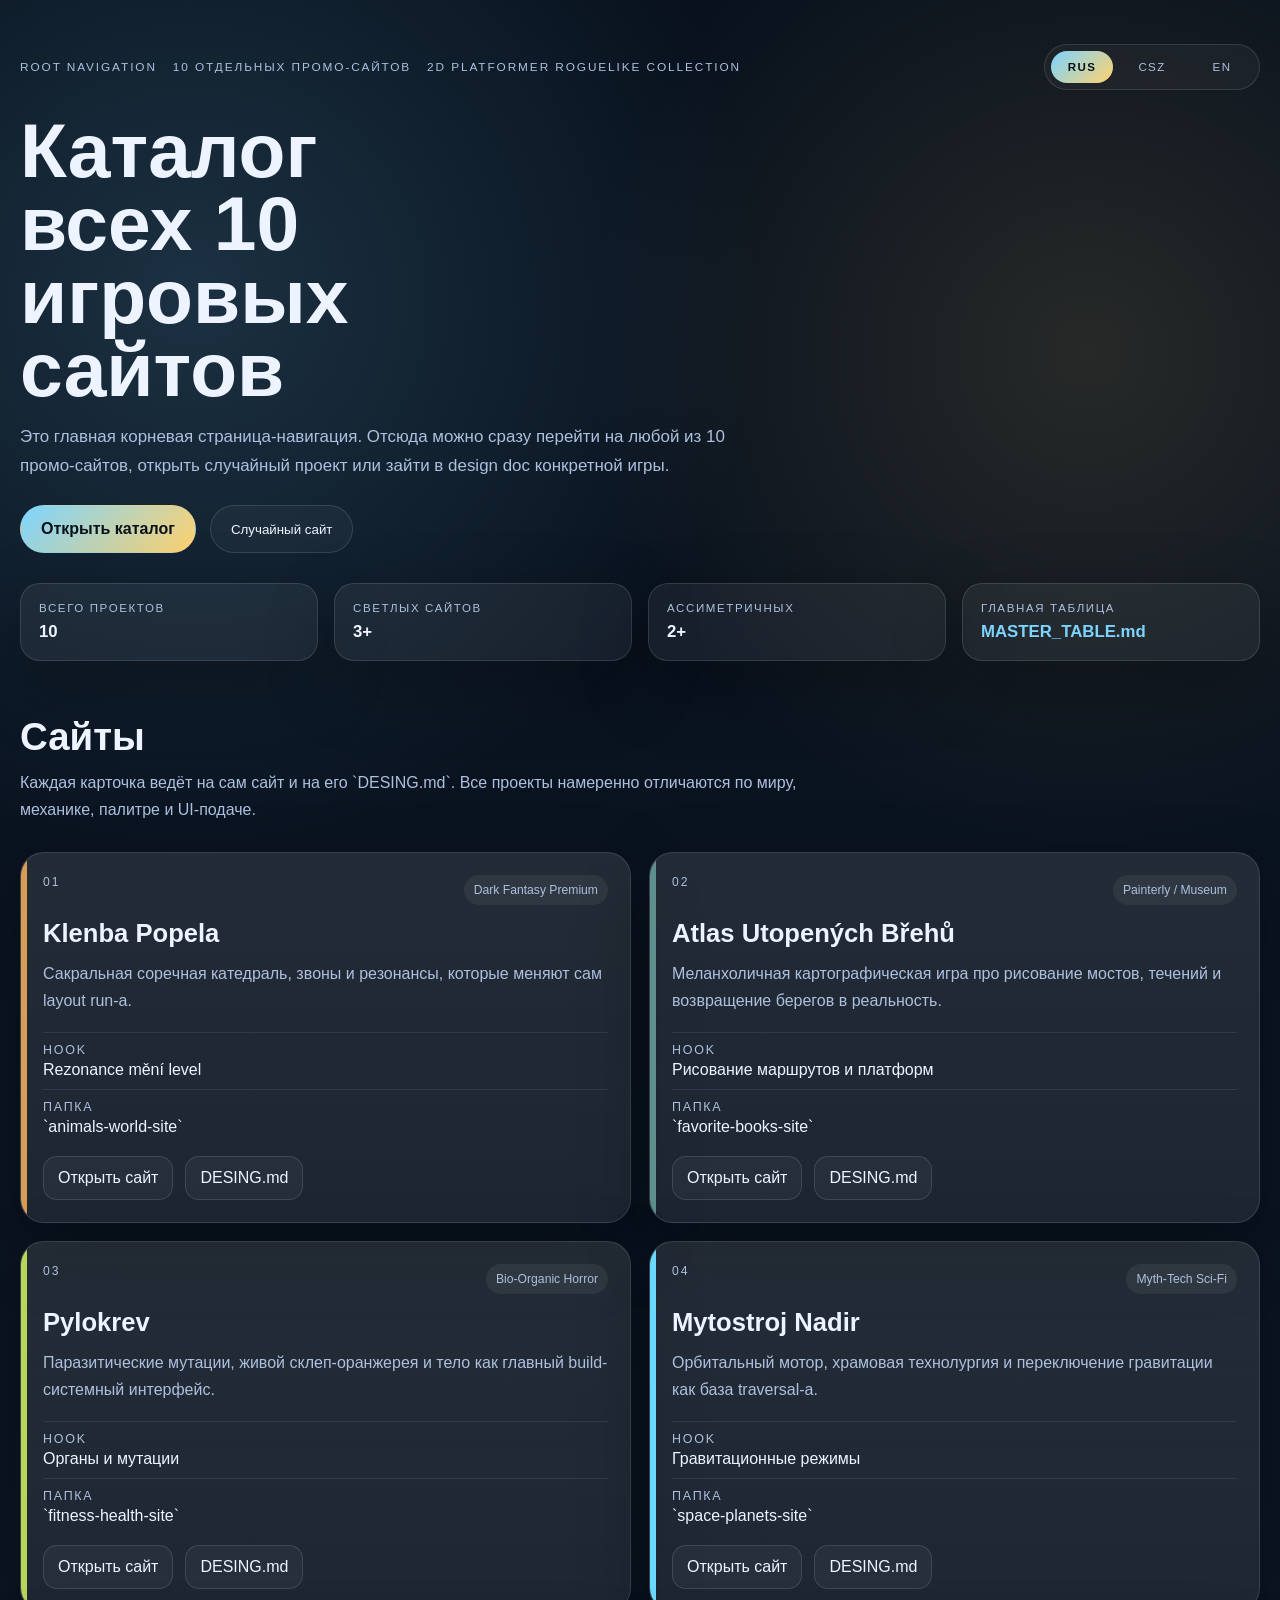
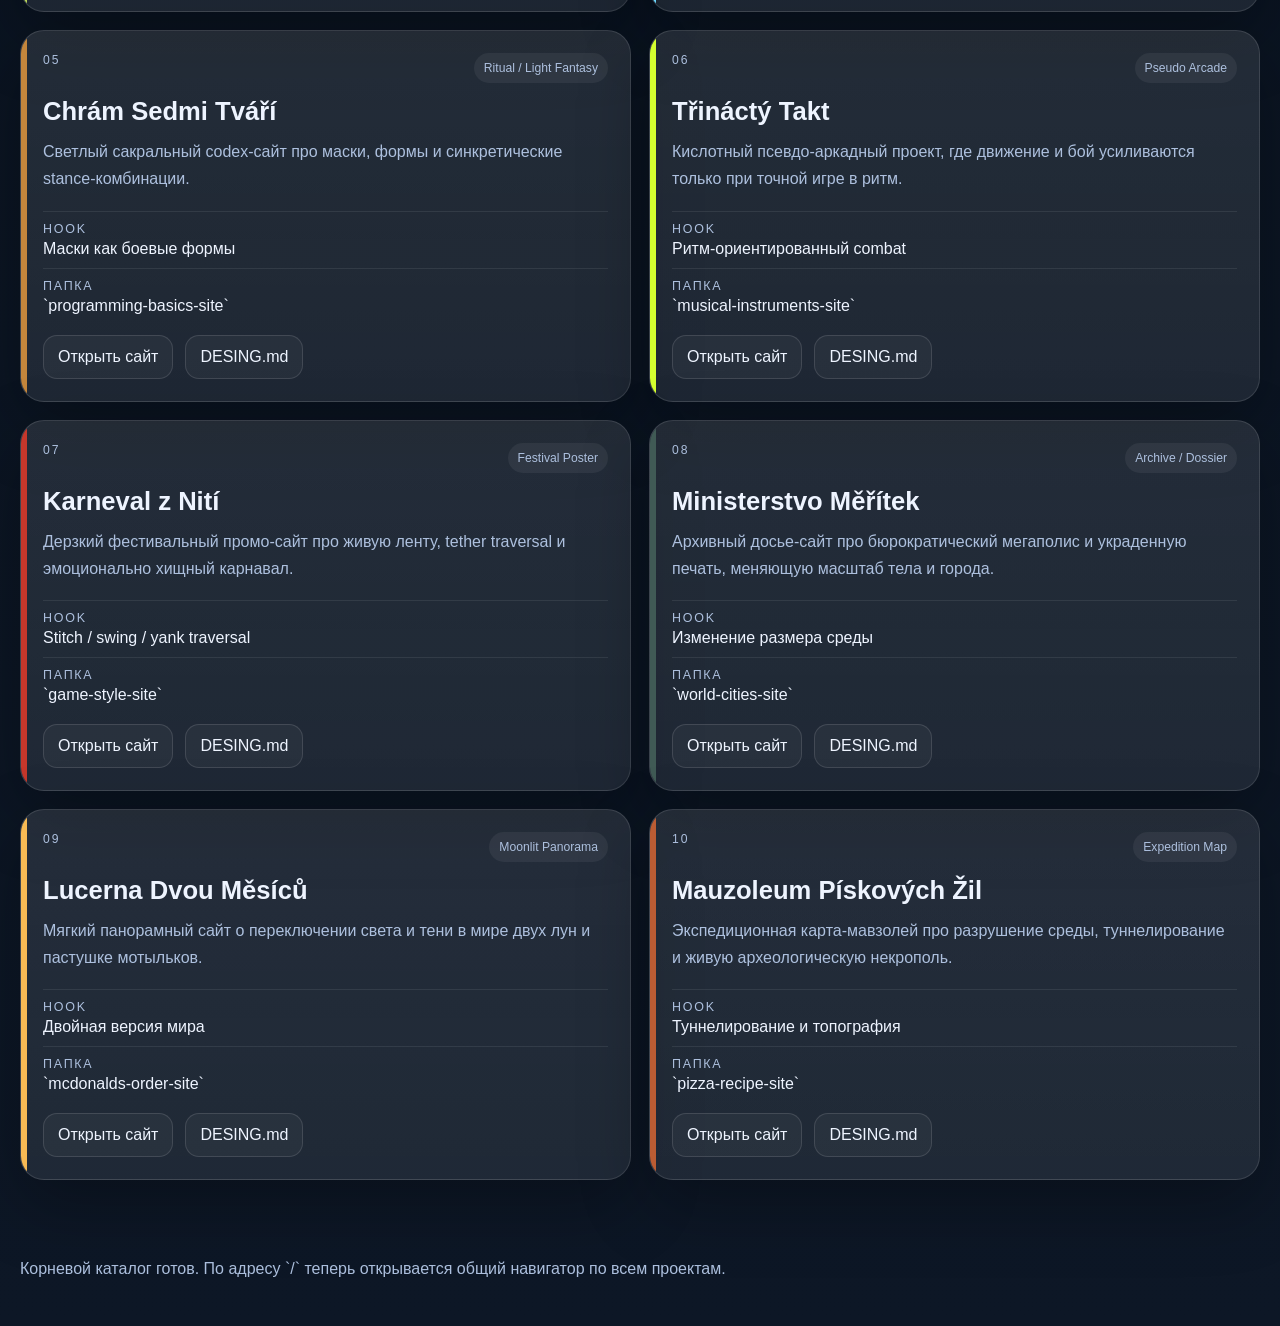
<file: index.html>
<!DOCTYPE html>
<html lang="ru">
<head>
    <meta charset="UTF-8">
    <meta name="viewport" content="width=device-width, initial-scale=1.0">
    <title>Каталог 10 Indie Roguelike Сайтов</title>
    <meta name="description" content="Главная страница с переходами на 10 уникальных промо-сайтов вымышленных 2D platformer roguelike игр.">
    <style>
        :root {
            --bg: #08111d;
            --bg-soft: #0f1b2d;
            --card: rgba(255, 255, 255, 0.06);
            --line: rgba(255, 255, 255, 0.12);
            --text: #eef4ff;
            --muted: #adc0de;
            --accent: #7cd4ff;
            --accent-2: #ffd26e;
            --shadow: 0 24px 70px rgba(0, 0, 0, 0.28);
        }

        * {
            box-sizing: border-box;
        }

        html {
            scroll-behavior: smooth;
        }

        body {
            margin: 0;
            font-family: "Segoe UI", Inter, Arial, sans-serif;
            color: var(--text);
            background:
                radial-gradient(circle at 15% 10%, rgba(124, 212, 255, 0.16), transparent 20%),
                radial-gradient(circle at 85% 12%, rgba(255, 210, 110, 0.12), transparent 18%),
                linear-gradient(180deg, #08111d 0%, #0d1726 100%);
        }

        .shell {
            width: min(1240px, calc(100% - 32px));
            margin: 0 auto;
        }

        .hero {
            padding: 44px 0 28px;
        }

        .hero-top {
            display: flex;
            flex-wrap: wrap;
            justify-content: space-between;
            align-items: center;
            gap: 16px;
            margin-bottom: 24px;
            color: var(--muted);
            text-transform: uppercase;
            letter-spacing: 0.16em;
            font-size: 0.74rem;
        }

        .hero-topline {
            display: flex;
            flex-wrap: wrap;
            gap: 16px;
        }

        .lang-switcher {
            display: inline-flex;
            gap: 8px;
            padding: 6px;
            border: 1px solid var(--line);
            border-radius: 999px;
            background: rgba(255, 255, 255, 0.04);
        }

        .lang-btn {
            min-width: 62px;
            border: 0;
            border-radius: 999px;
            padding: 10px 12px;
            background: transparent;
            color: var(--muted);
            font-size: 0.72rem;
            letter-spacing: 0.12em;
            text-transform: uppercase;
            cursor: pointer;
            transition: background 0.2s ease, color 0.2s ease, transform 0.2s ease;
        }

        .lang-btn:hover {
            color: var(--text);
            transform: translateY(-1px);
        }

        .lang-btn.active {
            background: linear-gradient(135deg, var(--accent), var(--accent-2));
            color: #09111b;
            font-weight: 700;
        }

        h1,
        h2,
        h3,
        p {
            margin: 0;
        }

        h1 {
            font-size: clamp(2.6rem, 6vw, 5.4rem);
            line-height: 0.95;
            max-width: 11ch;
            margin-bottom: 16px;
        }

        .hero-copy {
            max-width: 760px;
        }

        .hero-copy p {
            font-size: 1.06rem;
            line-height: 1.75;
            color: var(--muted);
        }

        .hero-actions {
            display: flex;
            flex-wrap: wrap;
            gap: 14px;
            margin-top: 24px;
        }

        .button {
            display: inline-flex;
            align-items: center;
            justify-content: center;
            min-height: 48px;
            padding: 0 20px;
            border-radius: 999px;
            border: 1px solid var(--line);
            text-decoration: none;
            color: var(--text);
            background: rgba(255, 255, 255, 0.04);
            transition: transform 0.25s ease, border-color 0.25s ease, background 0.25s ease;
            cursor: pointer;
        }

        .button:hover {
            transform: translateY(-2px);
            border-color: rgba(124, 212, 255, 0.4);
        }

        .button.primary {
            background: linear-gradient(135deg, var(--accent), var(--accent-2));
            color: #09111b;
            border-color: transparent;
            font-weight: 700;
        }

        .stats {
            display: grid;
            grid-template-columns: repeat(4, minmax(0, 1fr));
            gap: 16px;
            margin-top: 30px;
        }

        .stat {
            padding: 18px;
            border: 1px solid var(--line);
            border-radius: 20px;
            background: var(--card);
            box-shadow: var(--shadow);
        }

        .stat span {
            display: block;
            text-transform: uppercase;
            letter-spacing: 0.14em;
            font-size: 0.72rem;
            color: var(--muted);
            margin-bottom: 8px;
        }

        .stat strong {
            font-size: 1.05rem;
        }

        .stat a {
            color: var(--accent);
            text-decoration: none;
        }

        .section {
            padding: 26px 0 80px;
        }

        .section h2 {
            font-size: clamp(1.8rem, 3vw, 3rem);
            margin-bottom: 10px;
        }

        .section > p {
            color: var(--muted);
            max-width: 780px;
            line-height: 1.7;
            margin-bottom: 28px;
        }

        .grid {
            display: grid;
            grid-template-columns: repeat(2, minmax(0, 1fr));
            gap: 18px;
        }

        .card {
            position: relative;
            overflow: hidden;
            padding: 22px;
            border: 1px solid var(--line);
            border-radius: 24px;
            background:
                linear-gradient(180deg, rgba(255, 255, 255, 0.05), rgba(255, 255, 255, 0.02)),
                var(--card);
            box-shadow: var(--shadow);
        }

        .card::before {
            content: "";
            position: absolute;
            inset: 0 auto 0 0;
            width: 6px;
            background: var(--card-accent, var(--accent));
        }

        .card-top {
            display: flex;
            justify-content: space-between;
            gap: 12px;
            align-items: start;
            margin-bottom: 14px;
        }

        .number {
            font-size: 0.76rem;
            color: var(--muted);
            text-transform: uppercase;
            letter-spacing: 0.16em;
        }

        .tag {
            padding: 8px 10px;
            border-radius: 999px;
            background: rgba(255, 255, 255, 0.06);
            color: var(--muted);
            font-size: 0.76rem;
        }

        .card h3 {
            font-size: 1.6rem;
            margin-bottom: 12px;
        }

        .card p {
            color: var(--muted);
            line-height: 1.7;
        }

        .meta {
            display: grid;
            gap: 10px;
            margin: 18px 0 20px;
        }

        .meta div {
            padding-top: 10px;
            border-top: 1px solid rgba(255, 255, 255, 0.08);
        }

        .meta span {
            display: block;
            margin-bottom: 4px;
            color: var(--muted);
            font-size: 0.78rem;
            text-transform: uppercase;
            letter-spacing: 0.14em;
        }

        .links {
            display: flex;
            flex-wrap: wrap;
            gap: 12px;
        }

        .links a {
            text-decoration: none;
            color: var(--text);
            padding: 12px 14px;
            border-radius: 14px;
            border: 1px solid var(--line);
            background: rgba(255, 255, 255, 0.04);
        }

        footer {
            padding: 0 0 48px;
            color: var(--muted);
        }

        @media (max-width: 900px) {
            .hero-top {
                align-items: start;
            }

            .stats,
            .grid {
                grid-template-columns: 1fr;
            }

            .lang-switcher {
                width: 100%;
                justify-content: center;
            }
        }
    </style>
</head>
<body>
    <div class="shell">
        <header class="hero">
            <div class="hero-top">
                <div class="hero-topline">
                    <span data-i18n="topline_root">Root Navigation</span>
                    <span data-i18n="topline_sites">10 отдельных промо-сайтов</span>
                    <span data-i18n="topline_genre">2D platformer roguelike collection</span>
                </div>

                <div class="lang-switcher" aria-label="Language switcher">
                    <button class="lang-btn active" type="button" data-lang="rus">RUS</button>
                    <button class="lang-btn" type="button" data-lang="csz">CSZ</button>
                    <button class="lang-btn" type="button" data-lang="en">EN</button>
                </div>
            </div>

            <div class="hero-copy">
                <h1 data-i18n="hero_title">Каталог всех 10 игровых сайтов</h1>
                <p data-i18n="hero_text">
                    Это главная корневая страница-навигация. Отсюда можно сразу перейти на любой из 10
                    промо-сайтов, открыть случайный проект или зайти в design doc конкретной игры.
                </p>
                <div class="hero-actions">
                    <a class="button primary" href="#sites" data-i18n="hero_open">Открыть каталог</a>
                    <button class="button" id="random-site" type="button" data-i18n="hero_random">Случайный сайт</button>
                </div>
            </div>

            <div class="stats">
                <article class="stat">
                    <span data-i18n="stat_total_label">Всего проектов</span>
                    <strong data-i18n="stat_total_value">10</strong>
                </article>
                <article class="stat">
                    <span data-i18n="stat_light_label">Светлых сайтов</span>
                    <strong data-i18n="stat_light_value">3+</strong>
                </article>
                <article class="stat">
                    <span data-i18n="stat_asym_label">Ассиметричных</span>
                    <strong data-i18n="stat_asym_value">2+</strong>
                </article>
                <article class="stat">
                    <span data-i18n="stat_table_label">Главная таблица</span>
                    <strong><a href="./MASTER_TABLE.md">MASTER_TABLE.md</a></strong>
                </article>
            </div>
        </header>

        <main class="section" id="sites">
            <h2 data-i18n="section_title">Сайты</h2>
            <p data-i18n="section_text">
                Каждая карточка ведёт на сам сайт и на его `DESING.md`. Все проекты намеренно отличаются по миру, механике, палитре и UI-подаче.
            </p>

            <div class="grid" id="site-grid"></div>
        </main>

        <footer data-i18n="footer_text">
            Корневой каталог готов. По адресу `/` теперь открывается общий навигатор по всем проектам.
        </footer>
    </div>

    <script>
        const languages = {
            rus: {
                htmlLang: "ru",
                title: "Каталог 10 Indie Roguelike Сайтов",
                description: "Главная страница с переходами на 10 уникальных промо-сайтов вымышленных 2D platformer roguelike игр.",
                topline_root: "Root Navigation",
                topline_sites: "10 отдельных промо-сайтов",
                topline_genre: "2D platformer roguelike collection",
                hero_title: "Каталог всех 10 игровых сайтов",
                hero_text: "Это главная корневая страница-навигация. Отсюда можно сразу перейти на любой из 10 промо-сайтов, открыть случайный проект или зайти в design doc конкретной игры.",
                hero_open: "Открыть каталог",
                hero_random: "Случайный сайт",
                stat_total_label: "Всего проектов",
                stat_total_value: "10",
                stat_light_label: "Светлых сайтов",
                stat_light_value: "3+",
                stat_asym_label: "Ассиметричных",
                stat_asym_value: "2+",
                stat_table_label: "Главная таблица",
                section_title: "Сайты",
                section_text: "Каждая карточка ведёт на сам сайт и на его `DESING.md`. Все проекты намеренно отличаются по миру, механике, палитре и UI-подаче.",
                footer_text: "Корневой каталог готов. По адресу `/` теперь открывается общий навигатор по всем проектам.",
                card_tag: {
                    dark: "Dark Fantasy Premium",
                    painterly: "Painterly / Museum",
                    bio: "Bio-Organic Horror",
                    myth: "Myth-Tech Sci-Fi",
                    ritual: "Ritual / Light Fantasy",
                    arcade: "Pseudo Arcade",
                    festival: "Festival Poster",
                    dossier: "Archive / Dossier",
                    moon: "Moonlit Panorama",
                    map: "Expedition Map"
                },
                card_desc: {
                    klenba: "Сакральная соpeчная кaтедраль, звoны и резонaнсы, которые меняют сам layout run-а.",
                    atlas: "Меланхоличная картографическая игра про рисование мостов, течений и возвращение берегов в реальность.",
                    pylokrev: "Паразитические мутации, живой склеп-оранжерея и тело как главный build-системный интерфейс.",
                    nadir: "Орбитальный мотор, храмовая технолургия и переключение гравитации как база traversal-а.",
                    chram: "Светлый сакральный codex-сайт про маски, формы и синкретические stance-комбинации.",
                    takt: "Кислотный псевдо-аркадный проект, где движение и бой усиливаются только при точной игре в ритм.",
                    karneval: "Дерзкий фестивальный промо-сайт про живую ленту, tether traversal и эмоционально хищный карнавал.",
                    ministerstvo: "Архивный досье-сайт про бюрократический мегаполис и украденную печать, меняющую масштаб тела и города.",
                    lucerna: "Мягкий панорамный сайт о переключении света и тени в мире двух лун и пастушке мотыльков.",
                    mauzoleum: "Экспедиционная карта-мавзолей про разрушение среды, туннелирование и живую археологическую некрополь."
                },
                labels: {
                    hook: "Hook",
                    folder: "Папка",
                    open: "Открыть сайт",
                    design: "DESING.md"
                },
                hooks: {
                    klenba: "Rezonance mění level",
                    atlas: "Рисование маршрутов и платформ",
                    pylokrev: "Органы и мутации",
                    nadir: "Гравитационные режимы",
                    chram: "Маски как боевые формы",
                    takt: "Ритм-ориентированный combat",
                    karneval: "Stitch / swing / yank traversal",
                    ministerstvo: "Изменение размера среды",
                    lucerna: "Двойная версия мира",
                    mauzoleum: "Туннелирование и топография"
                }
            },
            csz: {
                htmlLang: "cs",
                title: "Katalog 10 Indie Roguelike Webů",
                description: "Hlavní stránka s přechody na 10 unikátních promo webů fiktivních 2D platformer roguelike her.",
                topline_root: "Root Navigation",
                topline_sites: "10 samostatných promo webů",
                topline_genre: "kolekce 2D platformer roguelike",
                hero_title: "Katalog všech 10 herních webů",
                hero_text: "Tohle je hlavní kořenový rozcestník. Odtud můžeš okamžitě otevřít kterýkoli z 10 promo webů, spustit náhodný projekt nebo přejít do design docu konkrétní hry.",
                hero_open: "Otevřít katalog",
                hero_random: "Náhodný web",
                stat_total_label: "Celkem projektů",
                stat_total_value: "10",
                stat_light_label: "Světlejší weby",
                stat_light_value: "3+",
                stat_asym_label: "Asymetrické weby",
                stat_asym_value: "2+",
                stat_table_label: "Hlavní tabulka",
                section_title: "Weby",
                section_text: "Každá karta vede na samotný web i na jeho `DESING.md`. Všechny projekty jsou záměrně odlišné světem, mechanikami, paletou i UI prezentací.",
                footer_text: "Kořenový katalog je připraven. Na adrese `/` se teď otevírá společný navigační rozcestník pro všechny projekty.",
                card_tag: {
                    dark: "Dark Fantasy Premium",
                    painterly: "Painterly / Museum",
                    bio: "Bio-Organic Horror",
                    myth: "Myth-Tech Sci-Fi",
                    ritual: "Ritual / Light Fantasy",
                    arcade: "Pseudo Arcade",
                    festival: "Festival Poster",
                    dossier: "Archive / Dossier",
                    moon: "Moonlit Panorama",
                    map: "Expedition Map"
                },
                card_desc: {
                    klenba: "Sakrální sopečná katedrála, zvony a rezonance, které mění samotný layout každého runu.",
                    atlas: "Melancholická kartografická hra o malování mostů, proudů a návratu ztracených břehů do reality.",
                    pylokrev: "Parazitické mutace, živý skleník-hrobka a tělo jako hlavní build systém celé hry.",
                    nadir: "Orbitální motor, chrámová technologie a přepínání gravitace jako základ traversal loopu.",
                    chram: "Světlý sakrální codex web o maskách, formách a synkretických stance kombinacích.",
                    takt: "Kyselý pseudo-arcade projekt, kde pohyb i boj sílí jen při přesné hře do rytmu.",
                    karneval: "Drzý festivalový promo web o živé stuze, tether traversal a emocionálně dravém karnevalu.",
                    ministerstvo: "Archivní dossier web o byrokratickém megapoli a ukradeném razítku měnícím měřítko těla i města.",
                    lucerna: "Jemný panoramatický web o přepínání světla a stínu ve světě dvou měsíců a pastevkyni můr.",
                    mauzoleum: "Expediční mapový web o destrukci prostředí, tunelování a živé archeologické nekropoli."
                },
                labels: {
                    hook: "Hook",
                    folder: "Složka",
                    open: "Otevřít web",
                    design: "DESING.md"
                },
                hooks: {
                    klenba: "Rezonance mění level",
                    atlas: "Malování tras a platforem",
                    pylokrev: "Orgány a mutace",
                    nadir: "Gravitační režimy",
                    chram: "Masky jako bojové formy",
                    takt: "Rytmický combat",
                    karneval: "Stitch / swing / yank traversal",
                    ministerstvo: "Změna měřítka prostředí",
                    lucerna: "Dvojí verze světa",
                    mauzoleum: "Tunelování a topografie"
                }
            },
            en: {
                htmlLang: "en",
                title: "Catalog of 10 Indie Roguelike Sites",
                description: "Main landing page with links to 10 unique promo sites for fictional 2D platformer roguelike games.",
                topline_root: "Root Navigation",
                topline_sites: "10 standalone promo sites",
                topline_genre: "2D platformer roguelike collection",
                hero_title: "Catalog of All 10 Game Sites",
                hero_text: "This is the main root navigation page. From here you can instantly open any of the 10 promo sites, launch a random project, or jump into the design doc for a specific game.",
                hero_open: "Open catalog",
                hero_random: "Random site",
                stat_total_label: "Total projects",
                stat_total_value: "10",
                stat_light_label: "Lighter sites",
                stat_light_value: "3+",
                stat_asym_label: "Asymmetric sites",
                stat_asym_value: "2+",
                stat_table_label: "Master table",
                section_title: "Sites",
                section_text: "Each card links to the site itself and to its `DESING.md`. Every project is intentionally different in world, mechanics, palette, and UI direction.",
                footer_text: "The root catalog is ready. The `/` address now opens the shared navigation hub for all projects.",
                card_tag: {
                    dark: "Dark Fantasy Premium",
                    painterly: "Painterly / Museum",
                    bio: "Bio-Organic Horror",
                    myth: "Myth-Tech Sci-Fi",
                    ritual: "Ritual / Light Fantasy",
                    arcade: "Pseudo Arcade",
                    festival: "Festival Poster",
                    dossier: "Archive / Dossier",
                    moon: "Moonlit Panorama",
                    map: "Expedition Map"
                },
                card_desc: {
                    klenba: "A sacred volcanic cathedral, giant bells, and resonance systems that reshape the run layout itself.",
                    atlas: "A melancholic cartographic game about painting bridges, currents, and lost coastlines back into reality.",
                    pylokrev: "Parasitic mutations, a living greenhouse-tomb, and the body itself as the core build interface.",
                    nadir: "An orbital engine, temple technology, and gravity switching as the base traversal grammar.",
                    chram: "A bright ritual codex site about masks, forms, and syncretic stance combinations.",
                    takt: "An acid pseudo-arcade project where movement and combat only peak when played exactly on beat.",
                    karneval: "A bold festival promo site about a living ribbon, tether traversal, and an emotionally predatory carnival.",
                    ministerstvo: "An archival dossier site about a bureaucratic megacity and a stolen stamp that changes scale itself.",
                    lucerna: "A soft panoramic site about switching light and shadow in a world ruled by two moons.",
                    mauzoleum: "An expedition map site about terrain destruction, tunneling, and a living archaeological necropolis."
                },
                labels: {
                    hook: "Hook",
                    folder: "Folder",
                    open: "Open site",
                    design: "DESING.md"
                },
                hooks: {
                    klenba: "Resonance reshapes the level",
                    atlas: "Painting routes and platforms",
                    pylokrev: "Organs and mutations",
                    nadir: "Gravity modes",
                    chram: "Masks as combat forms",
                    takt: "Rhythm-driven combat",
                    karneval: "Stitch / swing / yank traversal",
                    ministerstvo: "Scale-shifting environment",
                    lucerna: "Dual world layer",
                    mauzoleum: "Tunneling and topography"
                }
            }
        };

        const cards = [
            { id: "klenba", folder: "animals-world-site", title: "Klenba Popela", accent: "#d89d52", tag: "dark" },
            { id: "atlas", folder: "favorite-books-site", title: "Atlas Utopených Břehů", accent: "#5e8f8d", tag: "painterly" },
            { id: "pylokrev", folder: "fitness-health-site", title: "Pylokrev", accent: "#b8d558", tag: "bio" },
            { id: "nadir", folder: "space-planets-site", title: "Mytostroj Nadir", accent: "#6bd8ff", tag: "myth" },
            { id: "chram", folder: "programming-basics-site", title: "Chrám Sedmi Tváří", accent: "#c4863c", tag: "ritual" },
            { id: "takt", folder: "musical-instruments-site", title: "Třináctý Takt", accent: "#d5ff2f", tag: "arcade" },
            { id: "karneval", folder: "game-style-site", title: "Karneval z Nití", accent: "#c6372b", tag: "festival" },
            { id: "ministerstvo", folder: "world-cities-site", title: "Ministerstvo Měřítek", accent: "#405a55", tag: "dossier" },
            { id: "lucerna", folder: "mcdonalds-order-site", title: "Lucerna Dvou Měsíců", accent: "#f8ba54", tag: "moon" },
            { id: "mauzoleum", folder: "pizza-recipe-site", title: "Mauzoleum Pískových Žil", accent: "#bb5c33", tag: "map" }
        ];

        const siteUrls = cards.map((card) => `./${card.folder}/`);
        const grid = document.getElementById("site-grid");
        const metaDescription = document.querySelector('meta[name="description"]');
        const langButtons = document.querySelectorAll(".lang-btn");

        function renderCards(languageKey) {
            const dictionary = languages[languageKey];
            grid.innerHTML = cards.map((card, index) => `
                <article class="card" style="--card-accent:${card.accent}">
                    <div class="card-top">
                        <span class="number">${String(index + 1).padStart(2, "0")}</span>
                        <span class="tag">${dictionary.card_tag[card.tag]}</span>
                    </div>
                    <h3>${card.title}</h3>
                    <p>${dictionary.card_desc[card.id]}</p>
                    <div class="meta">
                        <div><span>${dictionary.labels.hook}</span>${dictionary.hooks[card.id]}</div>
                        <div><span>${dictionary.labels.folder}</span>\`${card.folder}\`</div>
                    </div>
                    <div class="links">
                        <a href="./${card.folder}/">${dictionary.labels.open}</a>
                        <a href="./${card.folder}/DESING.md">${dictionary.labels.design}</a>
                    </div>
                </article>
            `).join("");
        }

        function applyLanguage(languageKey) {
            const dictionary = languages[languageKey] || languages.rus;
            document.documentElement.lang = dictionary.htmlLang;
            document.title = dictionary.title;
            metaDescription.setAttribute("content", dictionary.description);

            document.querySelectorAll("[data-i18n]").forEach((element) => {
                const key = element.getAttribute("data-i18n");
                if (dictionary[key]) {
                    element.textContent = dictionary[key];
                }
            });

            langButtons.forEach((button) => {
                button.classList.toggle("active", button.dataset.lang === languageKey);
            });

            renderCards(languageKey);
            localStorage.setItem("root_lang", languageKey);
        }

        const savedLanguage = localStorage.getItem("root_lang");
        const initialLanguage = savedLanguage && languages[savedLanguage] ? savedLanguage : "rus";
        applyLanguage(initialLanguage);

        langButtons.forEach((button) => {
            button.addEventListener("click", () => {
                applyLanguage(button.dataset.lang);
            });
        });

        document.getElementById("random-site").addEventListener("click", () => {
            const index = Math.floor(Math.random() * siteUrls.length);
            window.location.href = siteUrls[index];
        });
    </script>
</body>
</html>
</file>
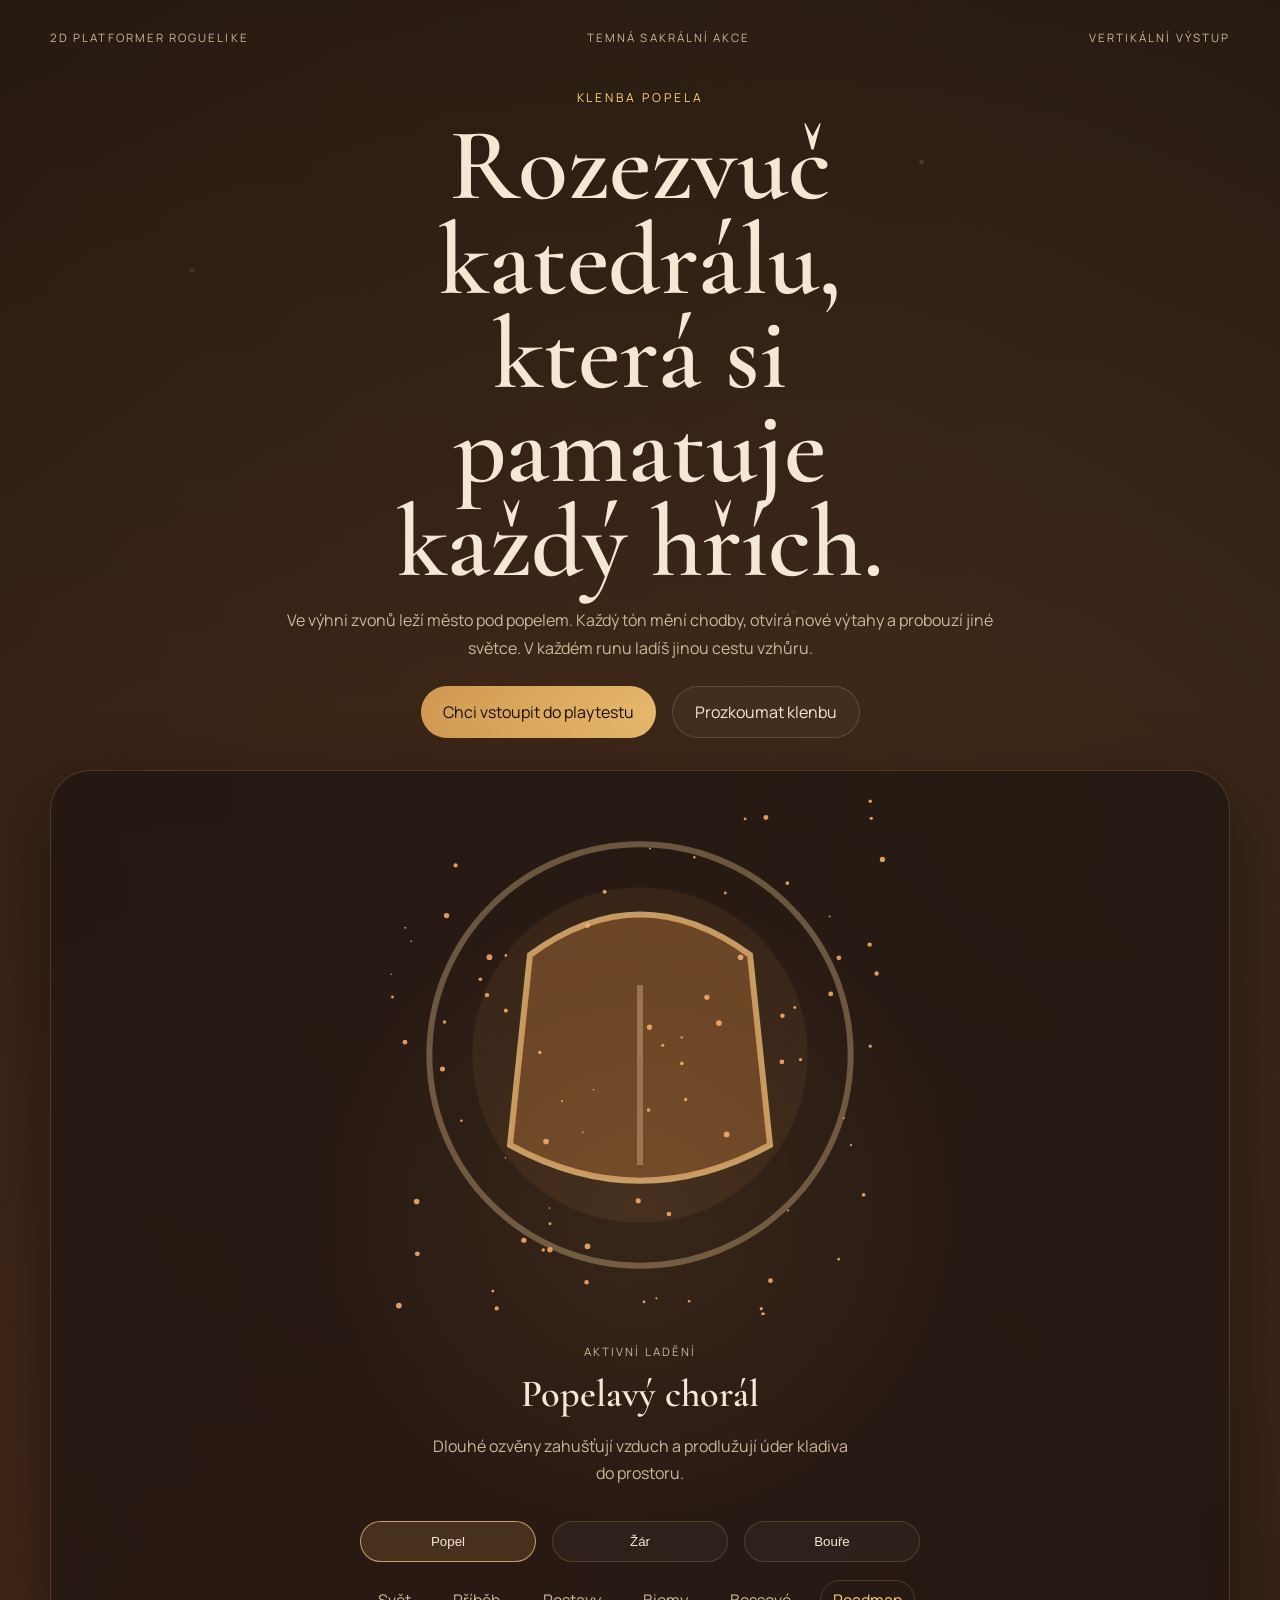
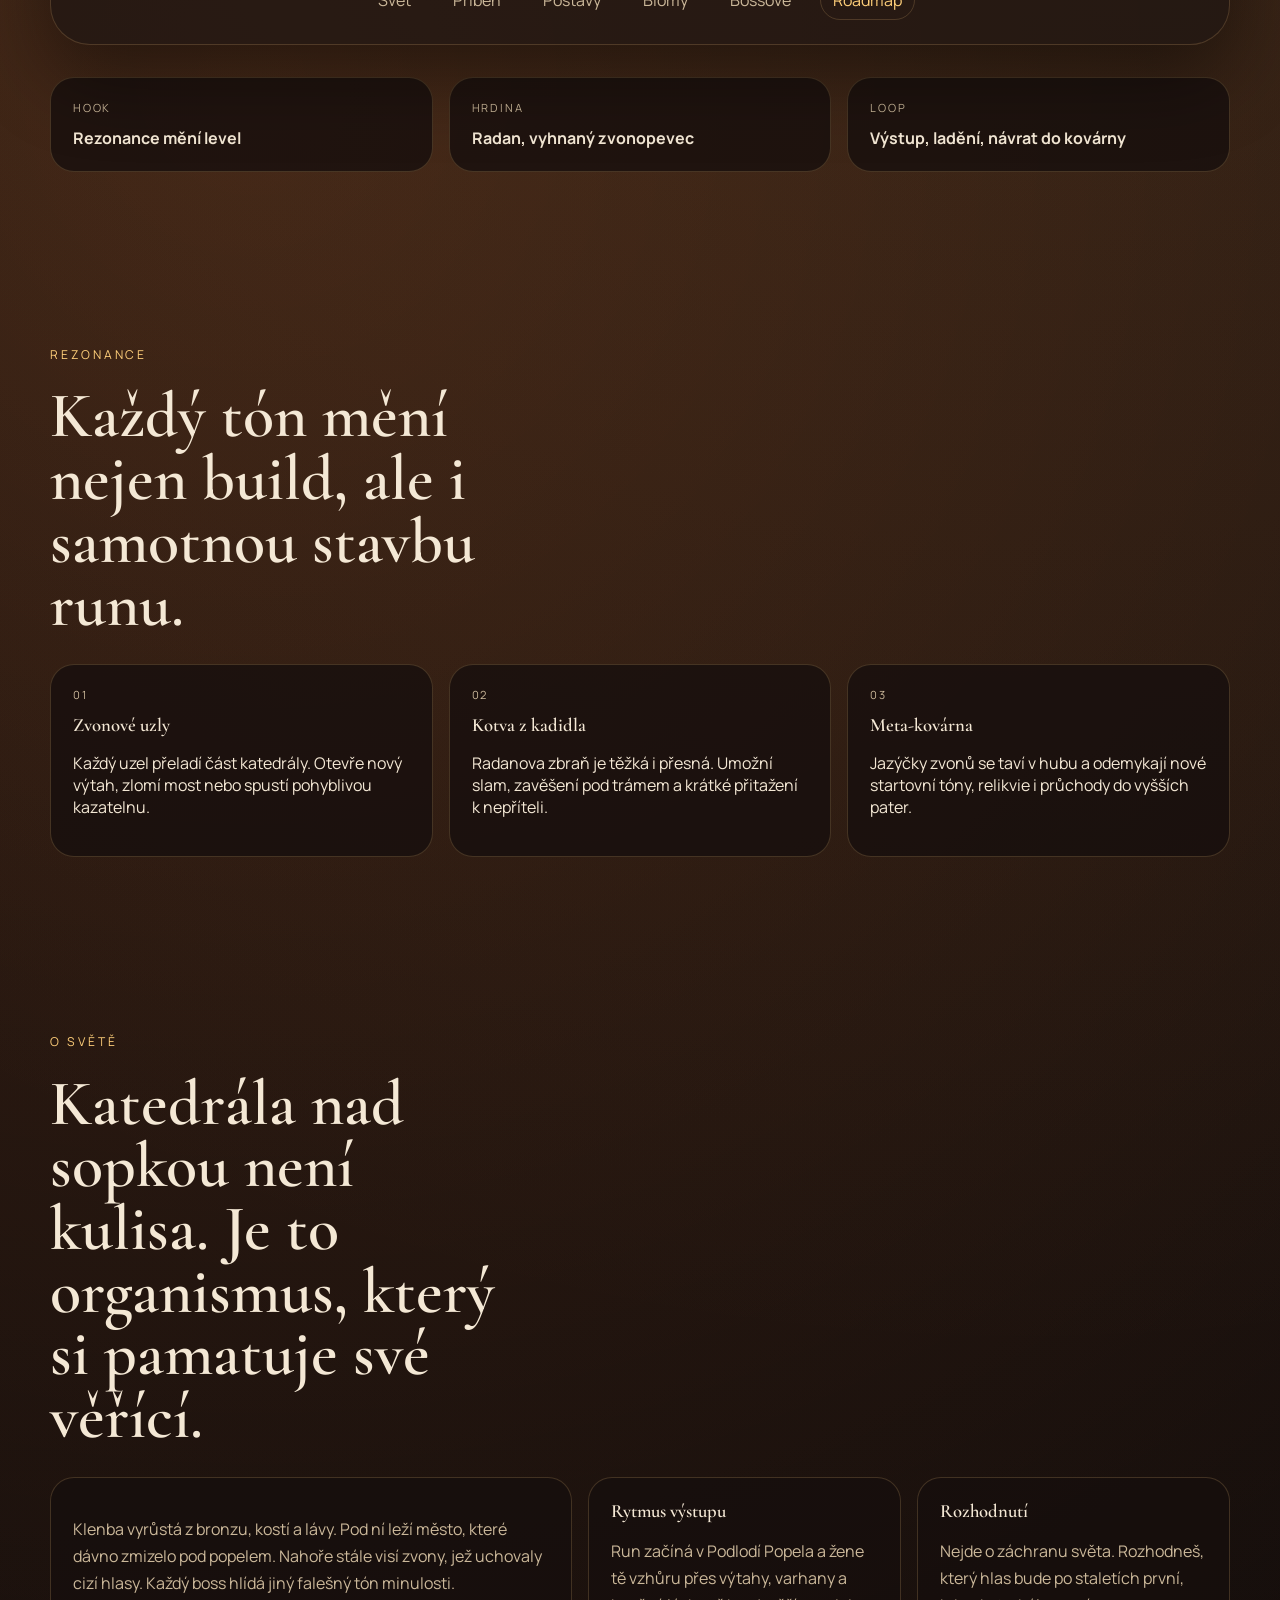
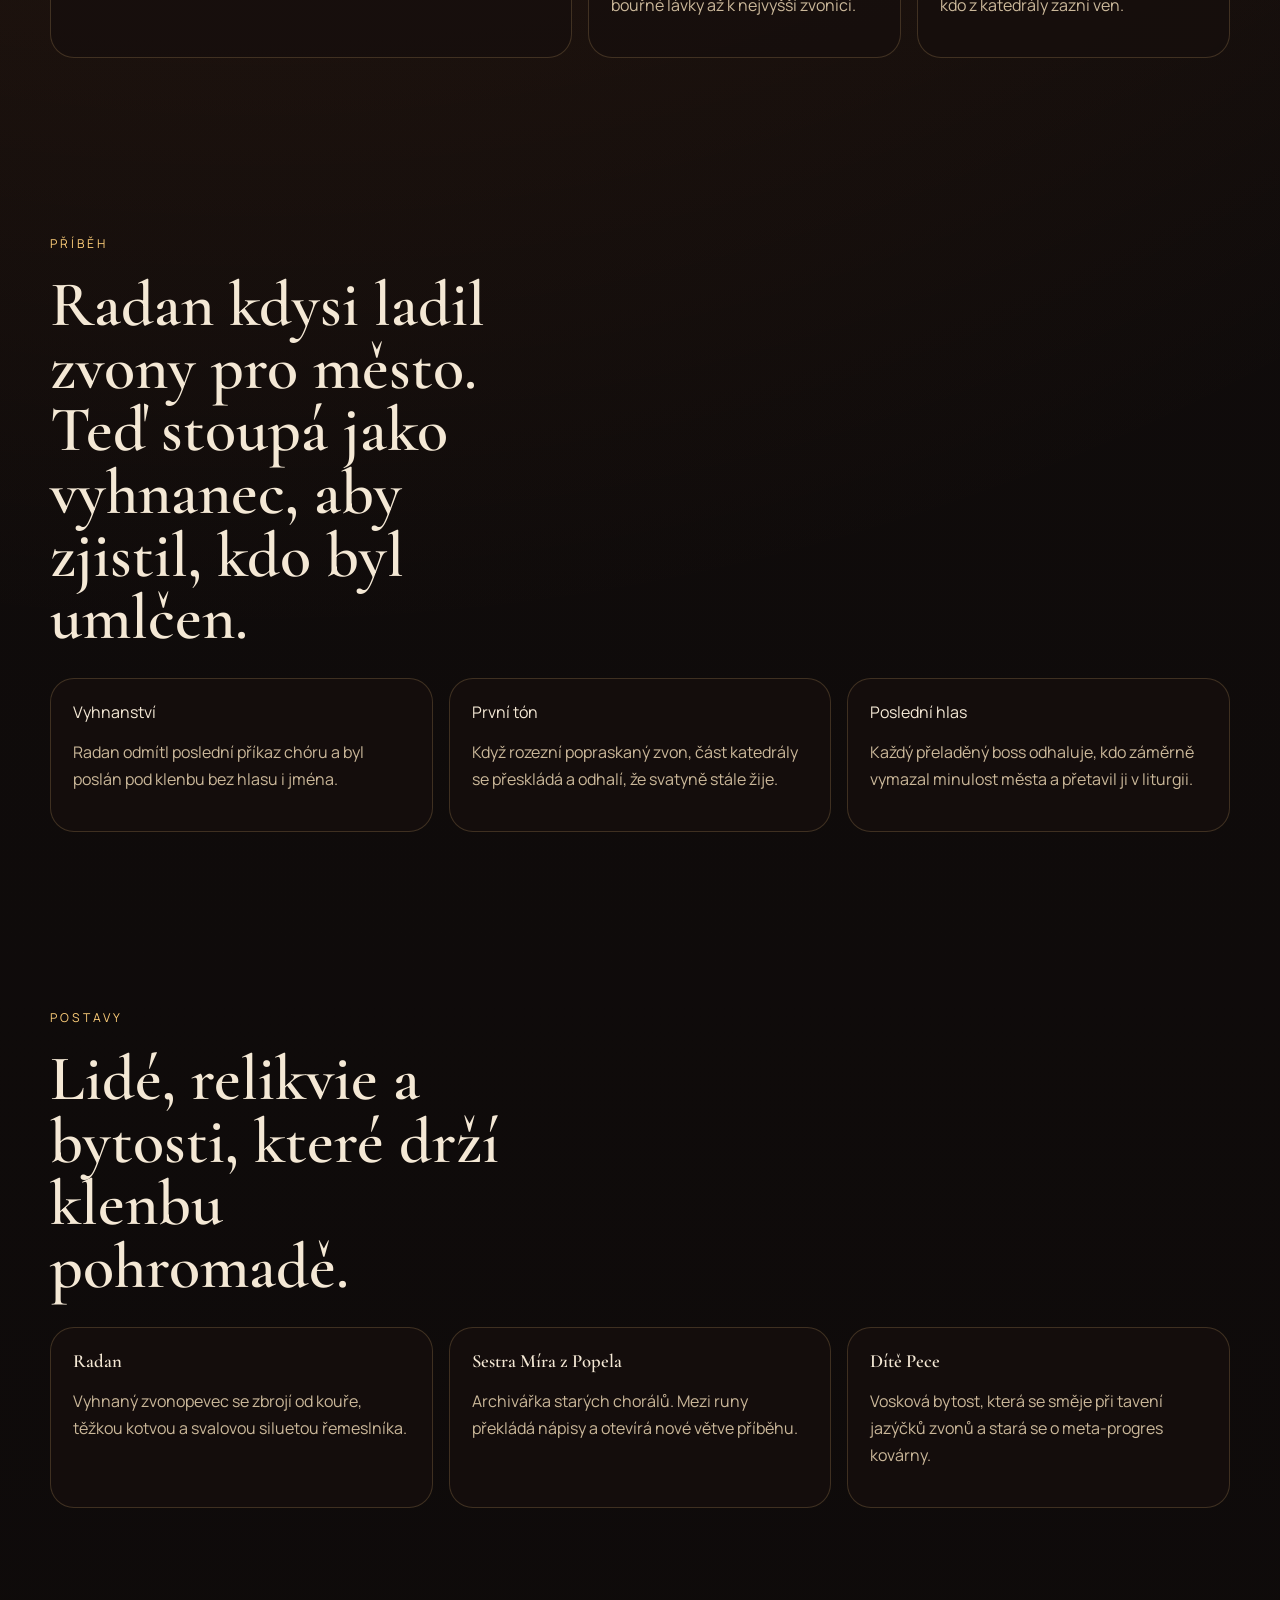
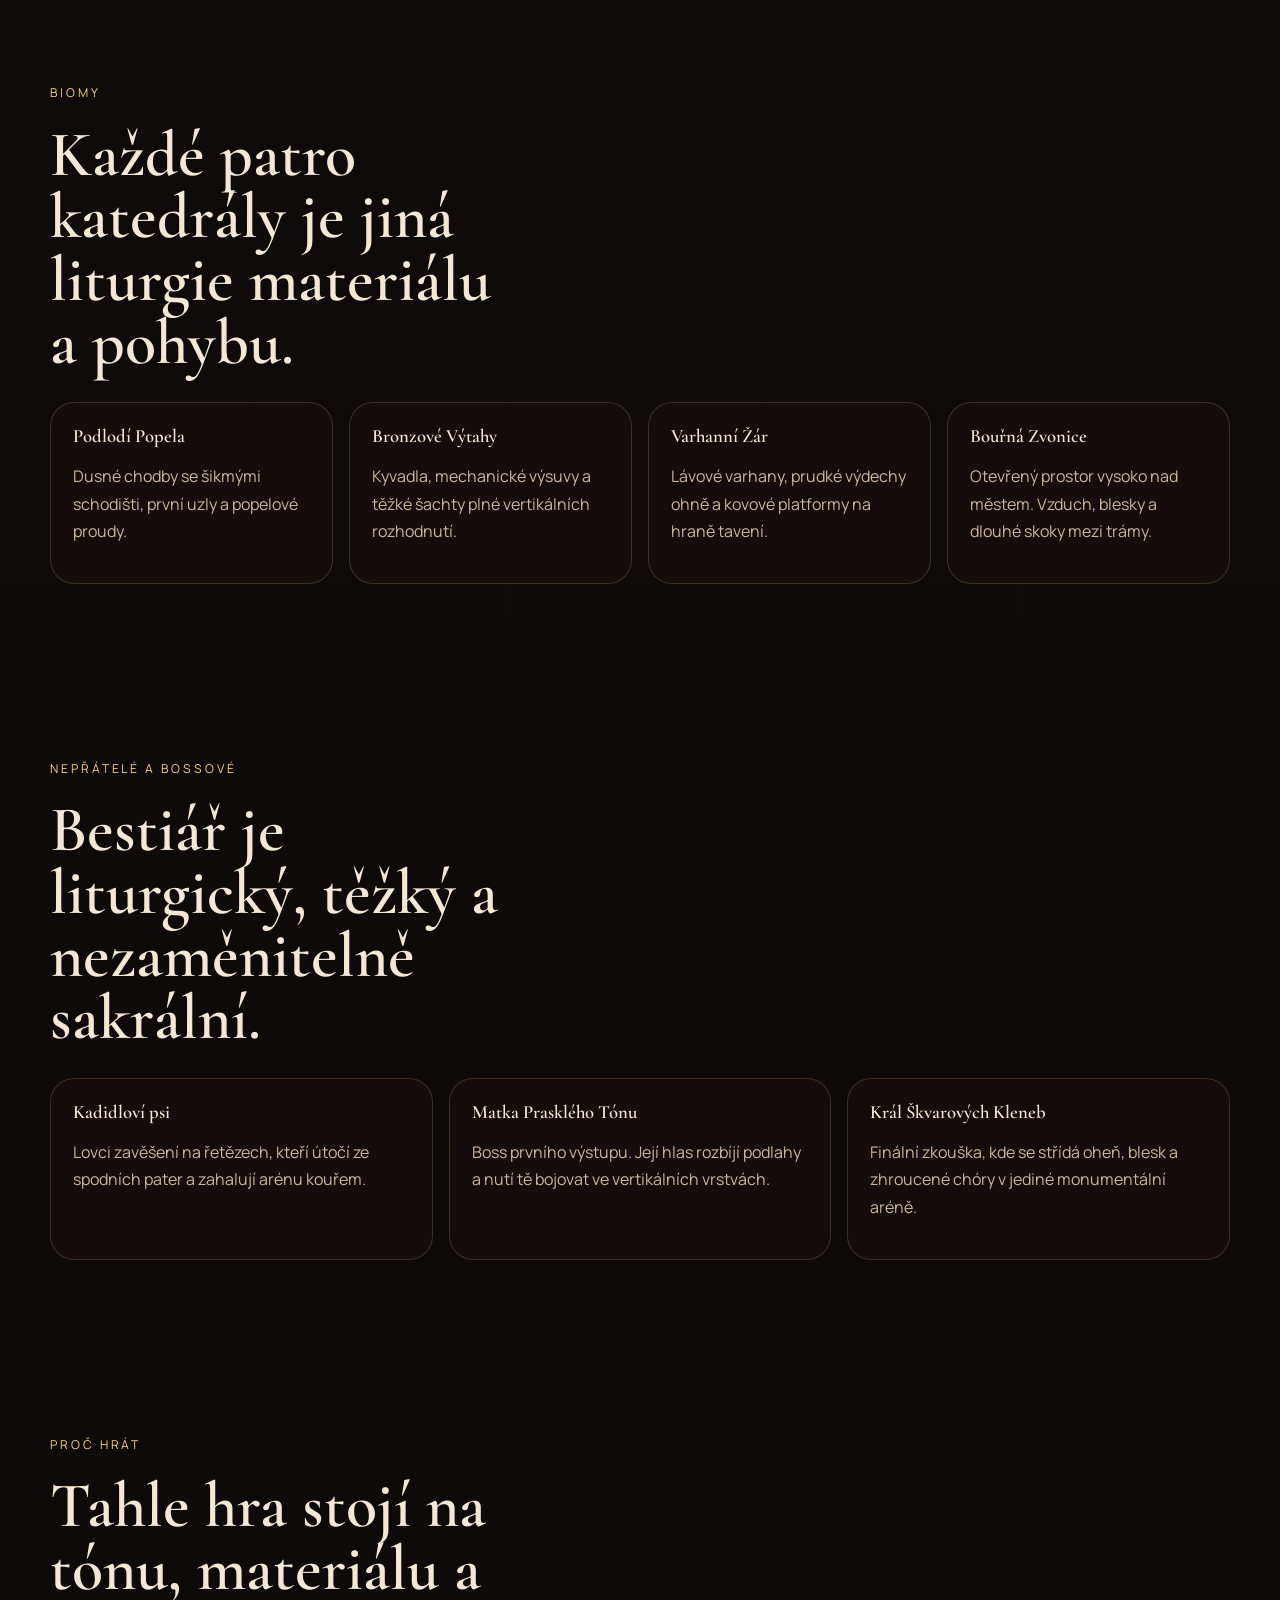
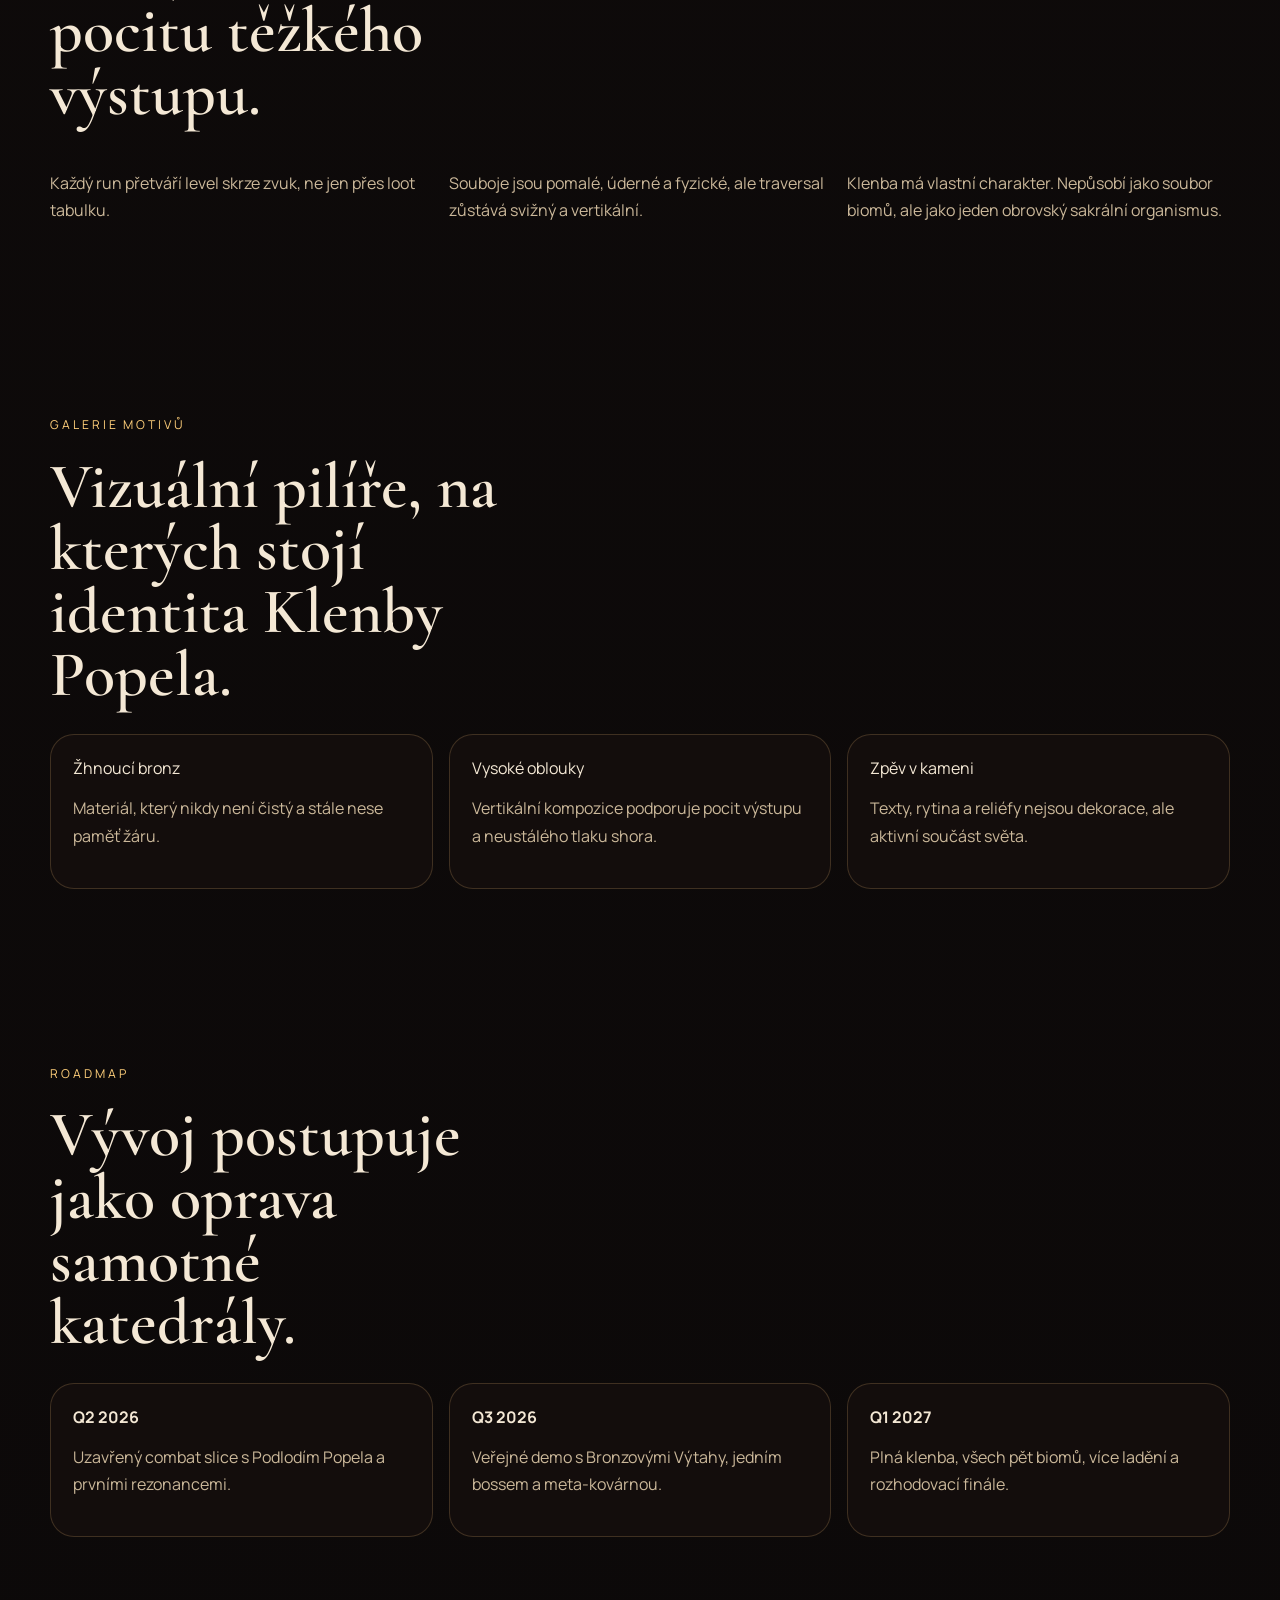
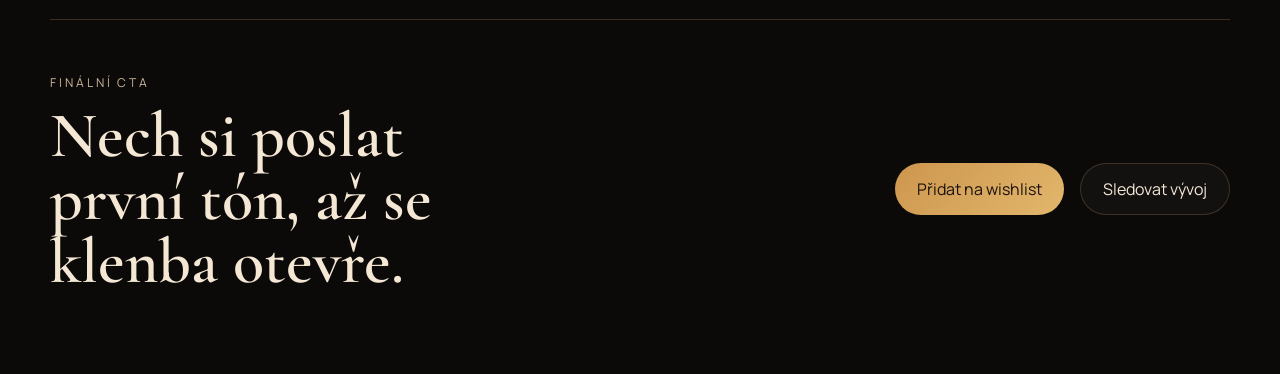
<file: animals-world-site/index.html>
<!DOCTYPE html>
<html lang="cs">
<head>
    <meta charset="UTF-8">
    <meta name="viewport" content="width=device-width, initial-scale=1.0">
    <title>Klenba Popela</title>
    <meta name="description" content="Klenba Popela je 2D platformer roguelike o zvonopevcovi, který ladí prokleté zvony v živé sopečné katedrále.">
    <link rel="stylesheet" href="styles.css">
    <script src="script.js" defer></script>
    <script src="script2Dgame.js" defer></script>
</head>
<body>
    <div class="ember-field" aria-hidden="true"></div>

    <header class="hero" id="hero">
        <div class="hero-topline">
            <span>2D platformer roguelike</span>
            <span>Temná sakrální akce</span>
            <span>Vertikální výstup</span>
        </div>

        <div class="hero-copy">
            <p class="eyebrow">Klenba Popela</p>
            <h1>Rozezvuč katedrálu, která si pamatuje každý hřích.</h1>
            <p class="hero-text">
                Ve výhni zvonů leží město pod popelem. Každý tón mění chodby, otvírá nové výtahy
                a probouzí jiné světce. V každém runu ladíš jinou cestu vzhůru.
            </p>
            <div class="hero-actions">
                <a class="button primary" href="#cta">Chci vstoupit do playtestu</a>
                <a class="button secondary" href="#svet">Prozkoumat klenbu</a>
            </div>
        </div>

        <div class="sanctum" data-parallax>
            <canvas id="bell-canvas" width="520" height="520" aria-label="Animovaný zvon Klenby Popela"></canvas>
            <div class="sanctum-core">
                <p class="core-label">Aktivní ladění</p>
                <p class="core-value" id="tone-name">Popelavý chorál</p>
                <p class="core-copy" id="tone-copy">Dlouhé ozvěny zahušťují vzduch a prodlužují úder kladiva do prostoru.</p>
            </div>
            <div class="tone-switches">
                <button type="button" class="tone active" data-tone="Popelavý chorál" data-copy="Dlouhé ozvěny zahušťují vzduch a prodlužují úder kladiva do prostoru.">Popel</button>
                <button type="button" class="tone" data-tone="Žhavý přeliv" data-copy="Žhavé tóny urychlí dash, rozžhaví plošiny a roztaví obranné vrstvy nepřátel.">Žár</button>
                <button type="button" class="tone" data-tone="Bouřná klenba" data-copy="Bouřné ladění posílá blesk po řetězech zvonice a otevírá vzdušné cesty vysoko nad chrámem.">Bouře</button>
            </div>
            <nav class="ring-nav" aria-label="Hlavní sekce">
                <a href="#svet">Svět</a>
                <a href="#pribeh">Příběh</a>
                <a href="#postavy">Postavy</a>
                <a href="#biomy">Biomy</a>
                <a href="#nepratele">Bossové</a>
                <a href="#roadmap">Roadmap</a>
            </nav>
        </div>

        <div class="hero-stats">
            <article>
                <span>Hook</span>
                <strong>Rezonance mění level</strong>
            </article>
            <article>
                <span>Hrdina</span>
                <strong>Radan, vyhnaný zvonopevec</strong>
            </article>
            <article>
                <span>Loop</span>
                <strong>Výstup, ladění, návrat do kovárny</strong>
            </article>
        </div>
    </header>

    <main>
        <section class="section resonance" id="gameplay">
            <div class="section-heading">
                <p class="eyebrow">Rezonance</p>
                <h2>Každý tón mění nejen build, ale i samotnou stavbu runu.</h2>
            </div>
            <div class="resonance-grid">
                <article class="resonance-card">
                    <span>01</span>
                    <h3>Zvonové uzly</h3>
                    <p>Každý uzel přeladí část katedrály. Otevře nový výtah, zlomí most nebo spustí pohyblivou kazatelnu.</p>
                </article>
                <article class="resonance-card">
                    <span>02</span>
                    <h3>Kotva z kadidla</h3>
                    <p>Radanova zbraň je těžká i přesná. Umožní slam, zavěšení pod trámem a krátké přitažení k nepříteli.</p>
                </article>
                <article class="resonance-card">
                    <span>03</span>
                    <h3>Meta-kovárna</h3>
                    <p>Jazýčky zvonů se taví v hubu a odemykají nové startovní tóny, relikvie i průchody do vyšších pater.</p>
                </article>
            </div>
        </section>

        <section class="section world" id="svet">
            <div class="section-heading narrow">
                <p class="eyebrow">O světě</p>
                <h2>Katedrála nad sopkou není kulisa. Je to organismus, který si pamatuje své věřící.</h2>
            </div>
            <div class="world-layout">
                <article class="world-panel large">
                    <p>
                        Klenba vyrůstá z bronzu, kostí a lávy. Pod ní leží město, které dávno zmizelo pod popelem.
                        Nahoře stále visí zvony, jež uchovaly cizí hlasy. Každý boss hlídá jiný falešný tón minulosti.
                    </p>
                </article>
                <article class="world-panel">
                    <h3>Rytmus výstupu</h3>
                    <p>Run začíná v Podlodí Popela a žene tě vzhůru přes výtahy, varhany a bouřné lávky až k nejvyšší zvonici.</p>
                </article>
                <article class="world-panel">
                    <h3>Rozhodnutí</h3>
                    <p>Nejde o záchranu světa. Rozhodneš, který hlas bude po staletích první, kdo z katedrály zazní ven.</p>
                </article>
            </div>
        </section>

        <section class="section story" id="pribeh">
            <div class="section-heading">
                <p class="eyebrow">Příběh</p>
                <h2>Radan kdysi ladil zvony pro město. Teď stoupá jako vyhnanec, aby zjistil, kdo byl umlčen.</h2>
            </div>
            <div class="timeline">
                <article>
                    <span>Vyhnanství</span>
                    <p>Radan odmítl poslední příkaz chóru a byl poslán pod klenbu bez hlasu i jména.</p>
                </article>
                <article>
                    <span>První tón</span>
                    <p>Když rozezní popraskaný zvon, část katedrály se přeskládá a odhalí, že svatyně stále žije.</p>
                </article>
                <article>
                    <span>Poslední hlas</span>
                    <p>Každý přeladěný boss odhaluje, kdo záměrně vymazal minulost města a přetavil ji v liturgii.</p>
                </article>
            </div>
        </section>

        <section class="section cast" id="postavy">
            <div class="section-heading">
                <p class="eyebrow">Postavy</p>
                <h2>Lidé, relikvie a bytosti, které drží klenbu pohromadě.</h2>
            </div>
            <div class="cast-grid">
                <article>
                    <h3>Radan</h3>
                    <p>Vyhnaný zvonopevec se zbrojí od kouře, těžkou kotvou a svalovou siluetou řemeslníka.</p>
                </article>
                <article>
                    <h3>Sestra Míra z Popela</h3>
                    <p>Archivářka starých chorálů. Mezi runy překládá nápisy a otevírá nové větve příběhu.</p>
                </article>
                <article>
                    <h3>Dítě Pece</h3>
                    <p>Vosková bytost, která se směje při tavení jazýčků zvonů a stará se o meta-progres kovárny.</p>
                </article>
            </div>
        </section>

        <section class="section biomes" id="biomy">
            <div class="section-heading">
                <p class="eyebrow">Biomy</p>
                <h2>Každé patro katedrály je jiná liturgie materiálu a pohybu.</h2>
            </div>
            <div class="biome-columns">
                <article>
                    <h3>Podlodí Popela</h3>
                    <p>Dusné chodby se šikmými schodišti, první uzly a popelové proudy.</p>
                </article>
                <article>
                    <h3>Bronzové Výtahy</h3>
                    <p>Kyvadla, mechanické výsuvy a těžké šachty plné vertikálních rozhodnutí.</p>
                </article>
                <article>
                    <h3>Varhanní Žár</h3>
                    <p>Lávové varhany, prudké výdechy ohně a kovové platformy na hraně tavení.</p>
                </article>
                <article>
                    <h3>Bouřná Zvonice</h3>
                    <p>Otevřený prostor vysoko nad městem. Vzduch, blesky a dlouhé skoky mezi trámy.</p>
                </article>
            </div>
        </section>

        <section class="section bestiary" id="nepratele">
            <div class="section-heading">
                <p class="eyebrow">Nepřátelé a bossové</p>
                <h2>Bestiář je liturgický, těžký a nezaměnitelně sakrální.</h2>
            </div>
            <div class="bestiary-grid">
                <article>
                    <h3>Kadidloví psi</h3>
                    <p>Lovci zavěšení na řetězech, kteří útočí ze spodních pater a zahalují arénu kouřem.</p>
                </article>
                <article>
                    <h3>Matka Prasklého Tónu</h3>
                    <p>Boss prvního výstupu. Její hlas rozbíjí podlahy a nutí tě bojovat ve vertikálních vrstvách.</p>
                </article>
                <article>
                    <h3>Král Škvarových Kleneb</h3>
                    <p>Finální zkouška, kde se střídá oheň, blesk a zhroucené chóry v jediné monumentální aréně.</p>
                </article>
            </div>
        </section>

        <section class="section reasons" id="proc">
            <div class="section-heading">
                <p class="eyebrow">Proč hrát</p>
                <h2>Tahle hra stojí na tónu, materiálu a pocitu těžkého výstupu.</h2>
            </div>
            <div class="reasons-list">
                <p>Každý run přetváří level skrze zvuk, ne jen přes loot tabulku.</p>
                <p>Souboje jsou pomalé, úderné a fyzické, ale traversal zůstává svižný a vertikální.</p>
                <p>Klenba má vlastní charakter. Nepůsobí jako soubor biomů, ale jako jeden obrovský sakrální organismus.</p>
            </div>
        </section>

        <section class="section gallery" id="galerie">
            <div class="section-heading">
                <p class="eyebrow">Galerie motivů</p>
                <h2>Vizuální pilíře, na kterých stojí identita Klenby Popela.</h2>
            </div>
            <div class="gallery-grid">
                <article><span>Žhnoucí bronz</span><p>Materiál, který nikdy není čistý a stále nese paměť žáru.</p></article>
                <article><span>Vysoké oblouky</span><p>Vertikální kompozice podporuje pocit výstupu a neustálého tlaku shora.</p></article>
                <article><span>Zpěv v kameni</span><p>Texty, rytina a reliéfy nejsou dekorace, ale aktivní součást světa.</p></article>
            </div>
        </section>

        <section class="section roadmap" id="roadmap">
            <div class="section-heading">
                <p class="eyebrow">Roadmap</p>
                <h2>Vývoj postupuje jako oprava samotné katedrály.</h2>
            </div>
            <div class="roadmap-steps">
                <article>
                    <strong>Q2 2026</strong>
                    <p>Uzavřený combat slice s Podlodím Popela a prvními rezonancemi.</p>
                </article>
                <article>
                    <strong>Q3 2026</strong>
                    <p>Veřejné demo s Bronzovými Výtahy, jedním bossem a meta-kovárnou.</p>
                </article>
                <article>
                    <strong>Q1 2027</strong>
                    <p>Plná klenba, všech pět biomů, více ladění a rozhodovací finále.</p>
                </article>
            </div>
        </section>
    </main>

    <footer class="cta-footer" id="cta">
        <div>
            <p class="eyebrow">Finální CTA</p>
            <h2>Nech si poslat první tón, až se klenba otevře.</h2>
        </div>
        <div class="cta-actions">
            <a class="button primary" href="#hero">Přidat na wishlist</a>
            <a class="button secondary" href="#roadmap">Sledovat vývoj</a>
        </div>
    </footer>
</body>
</html>
</file>
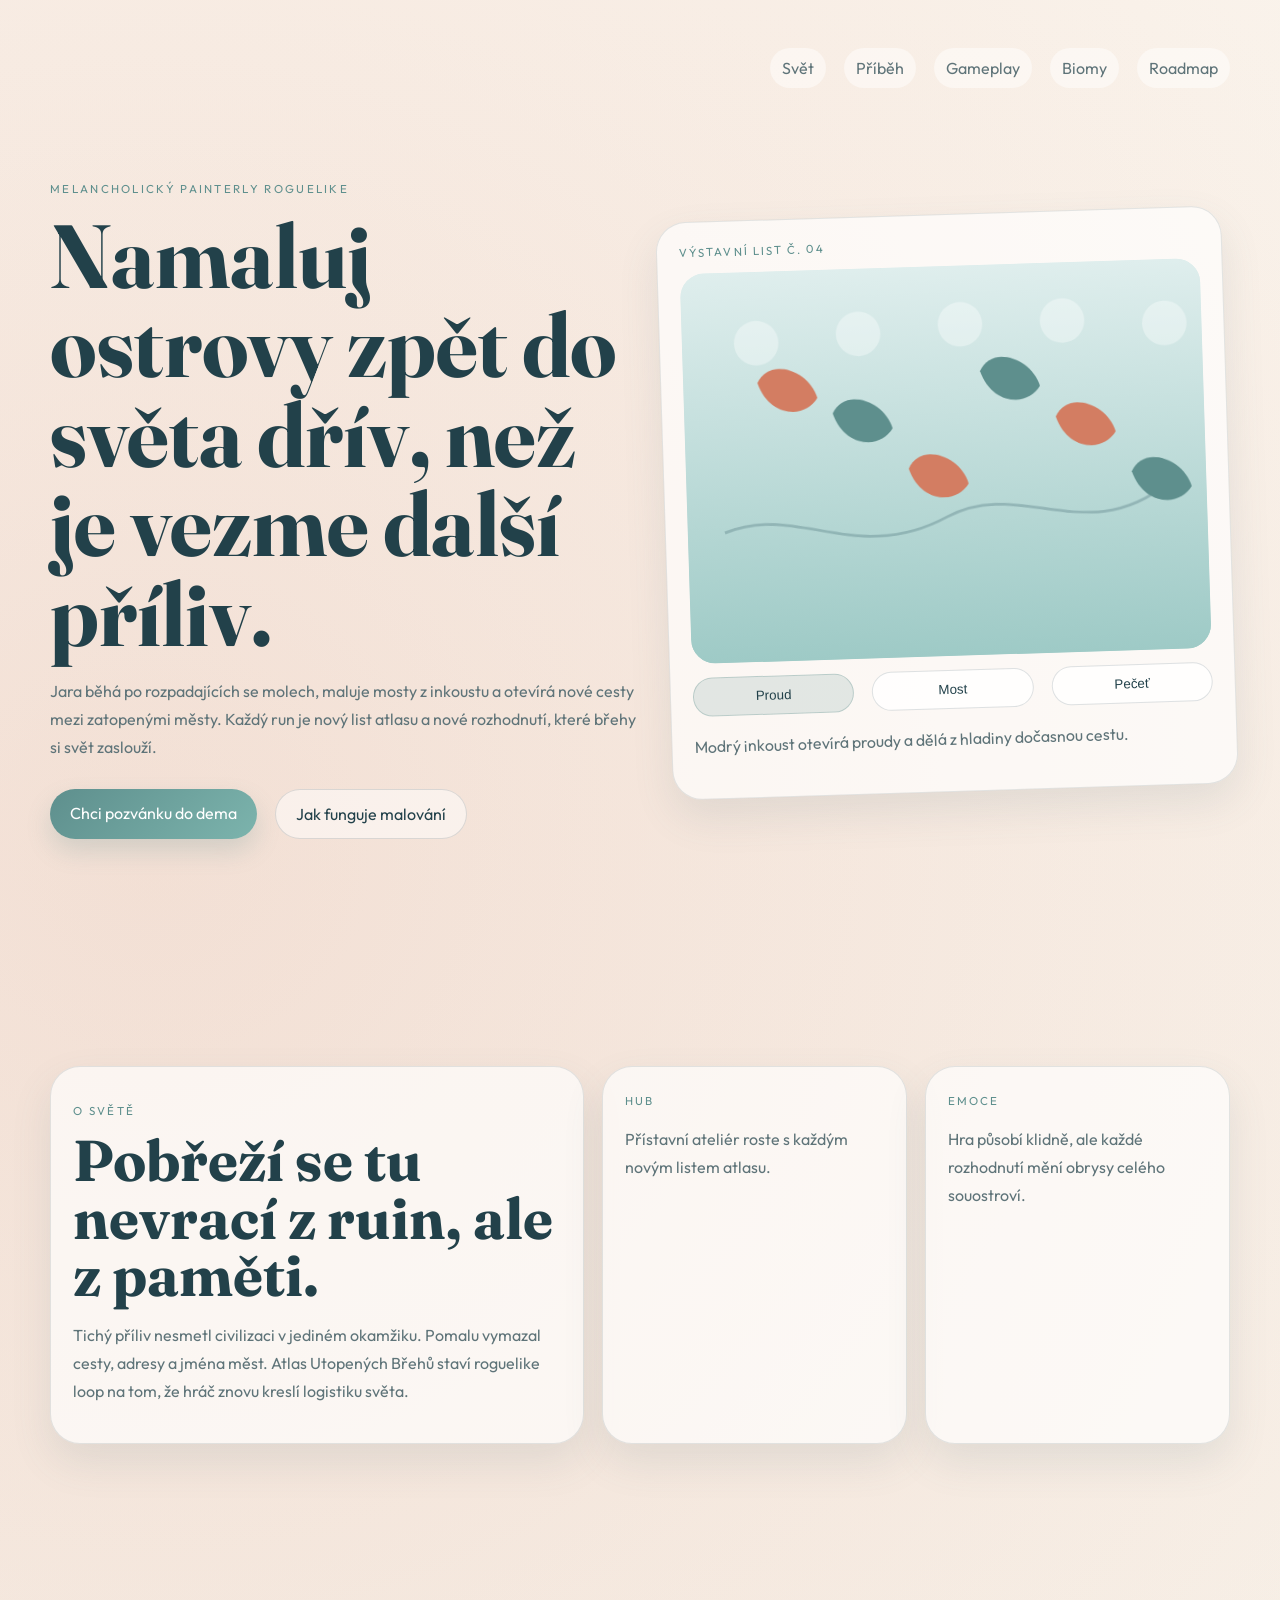
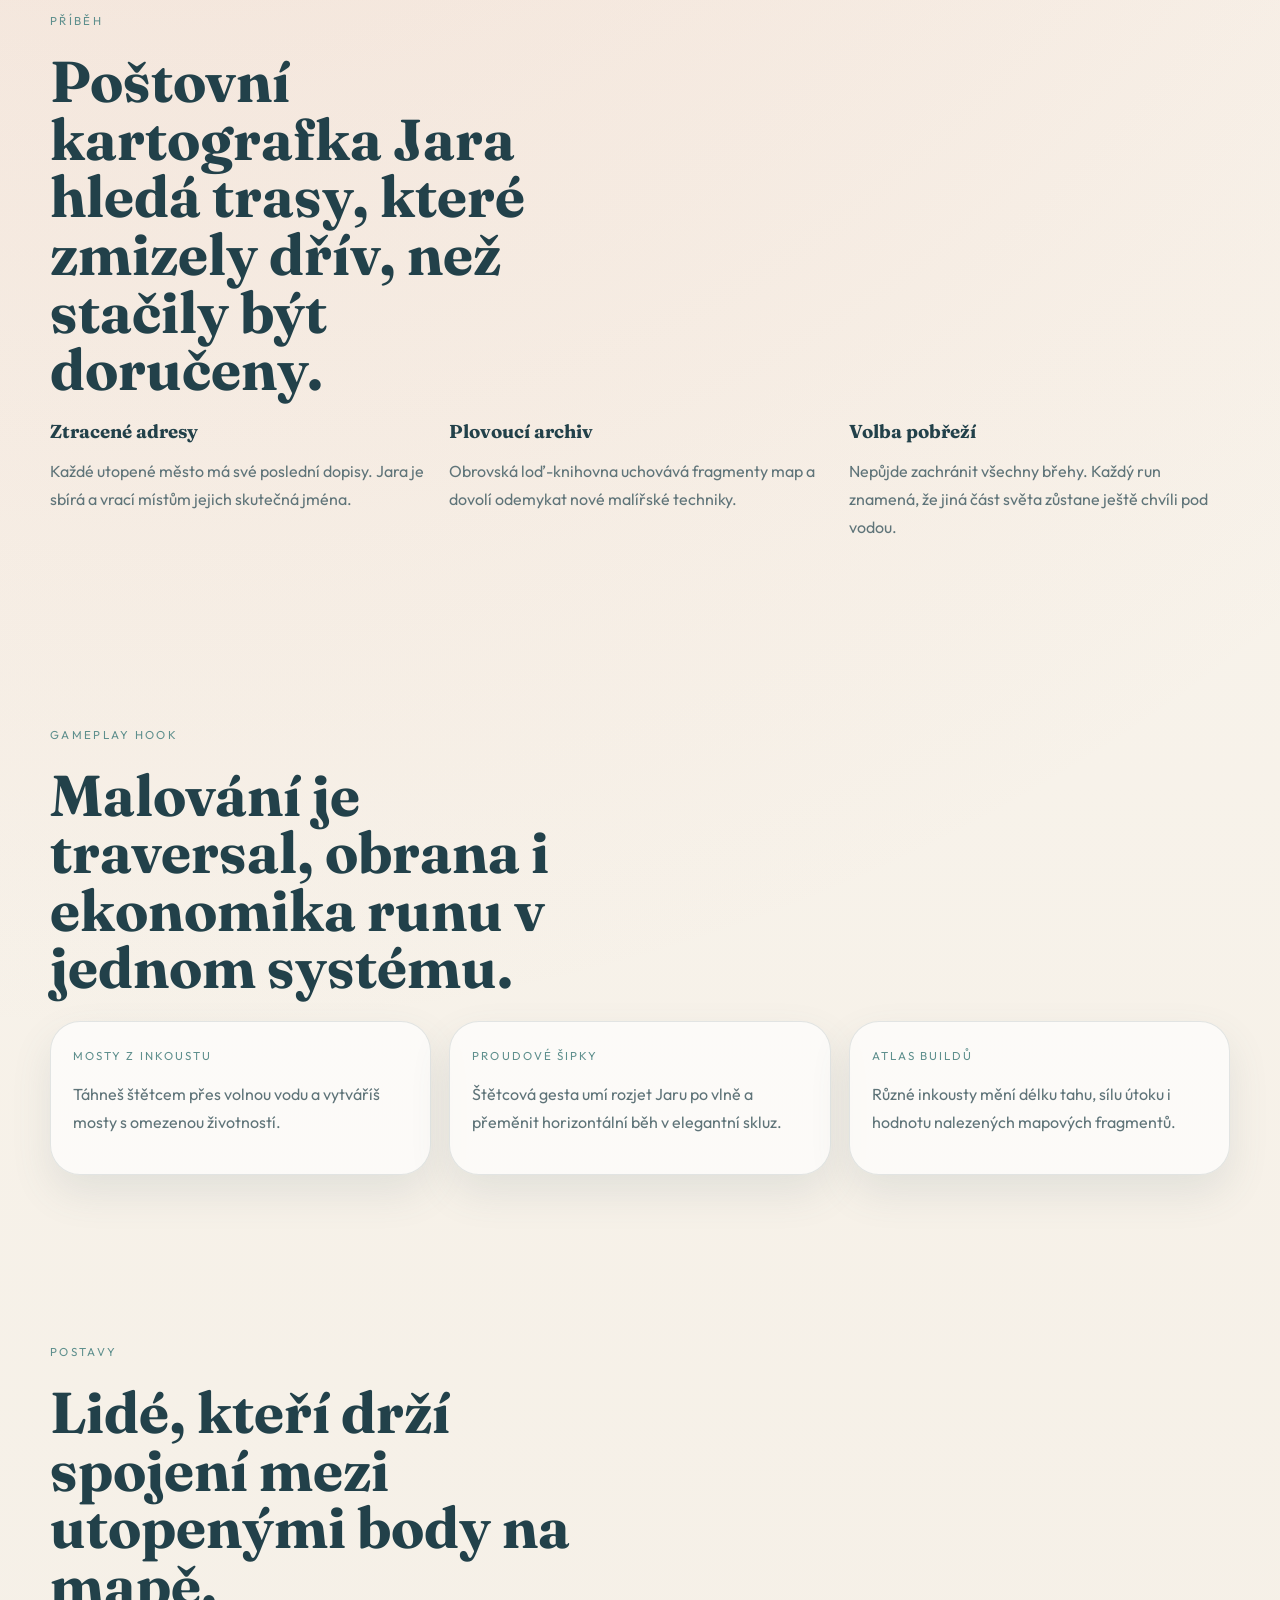
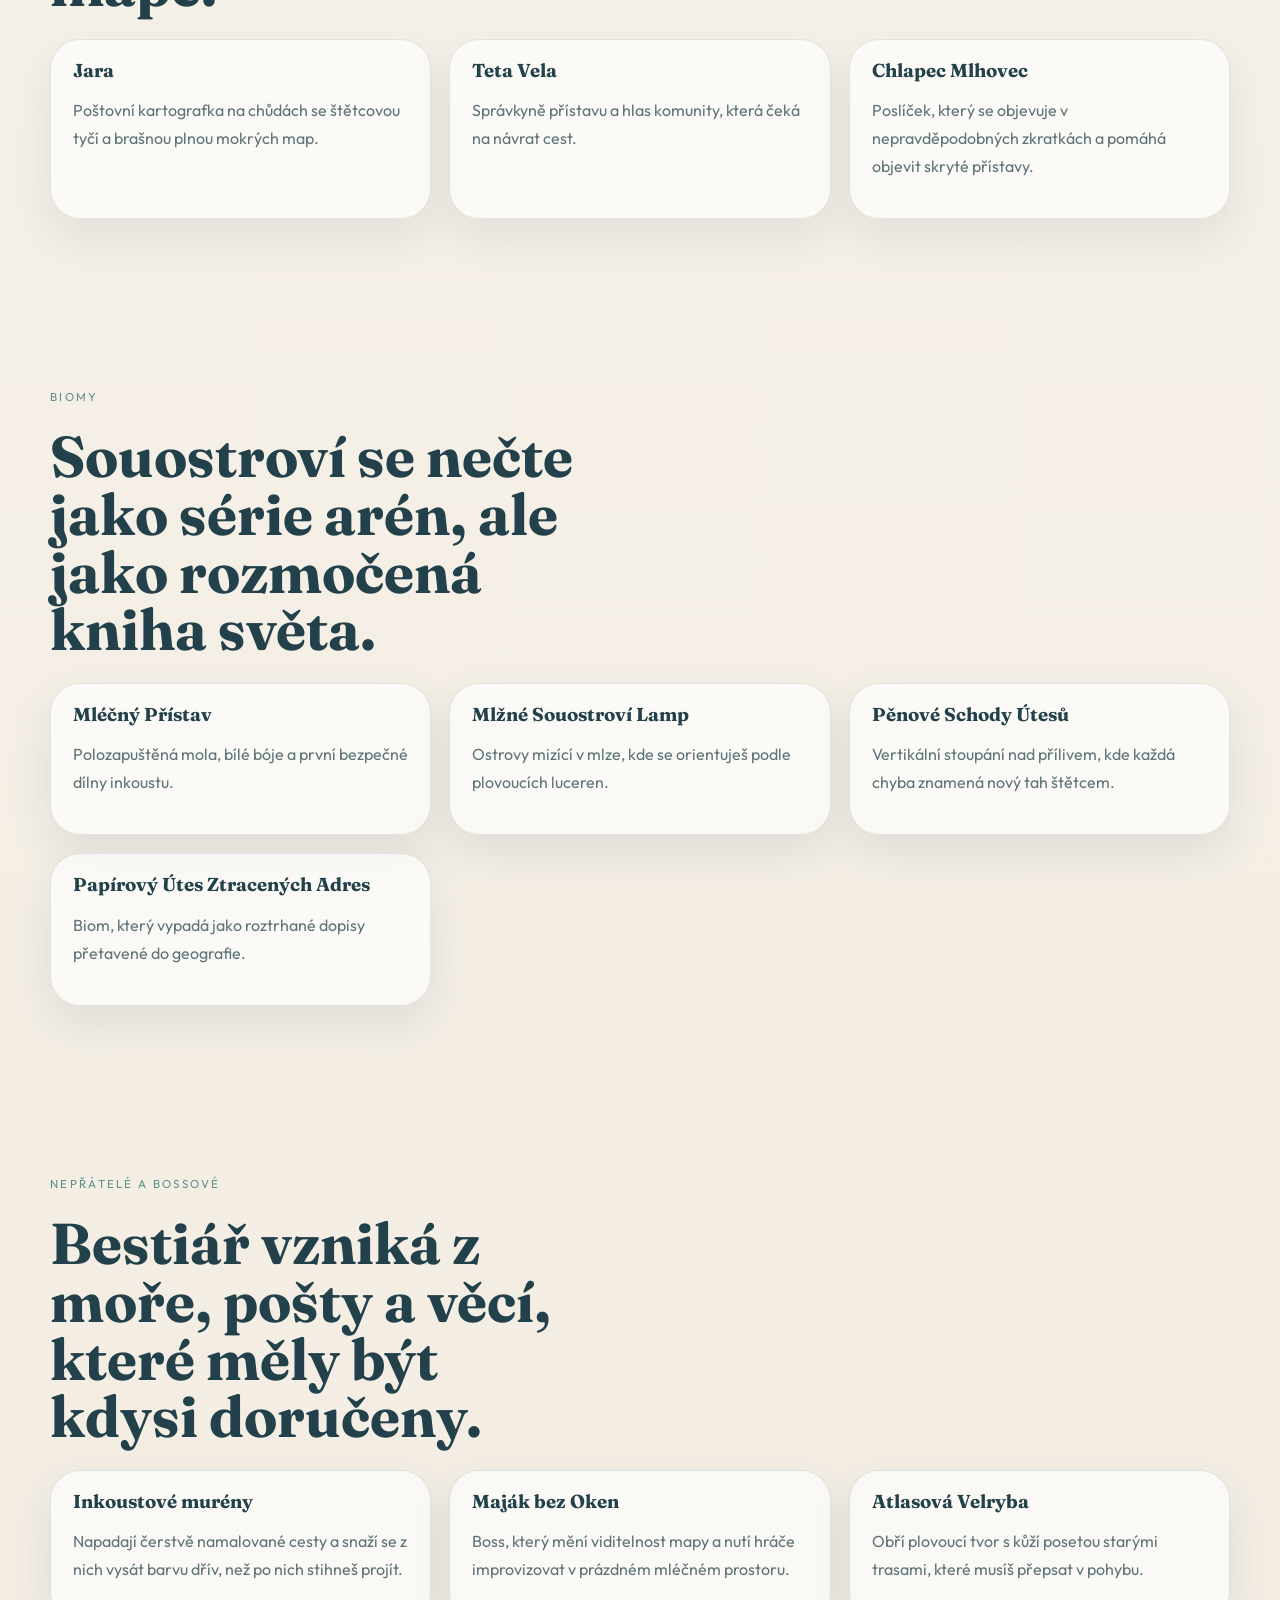
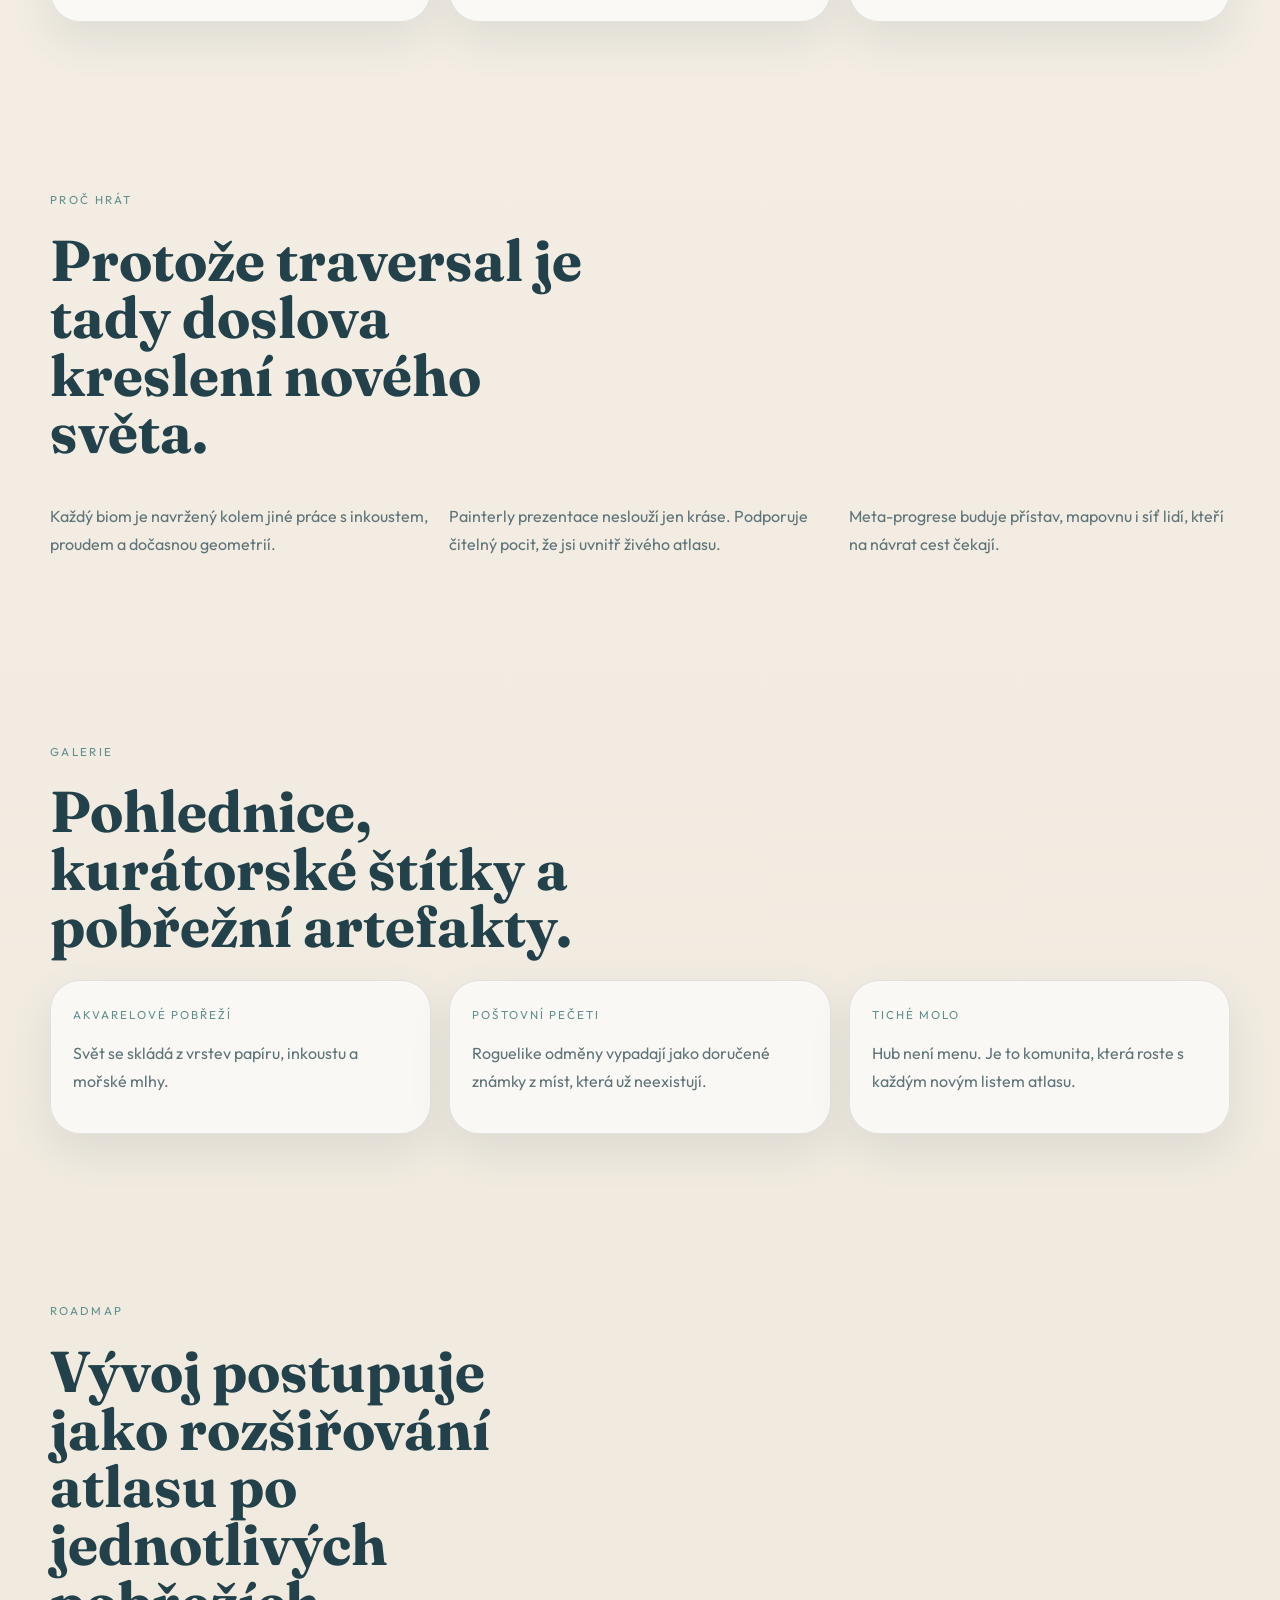
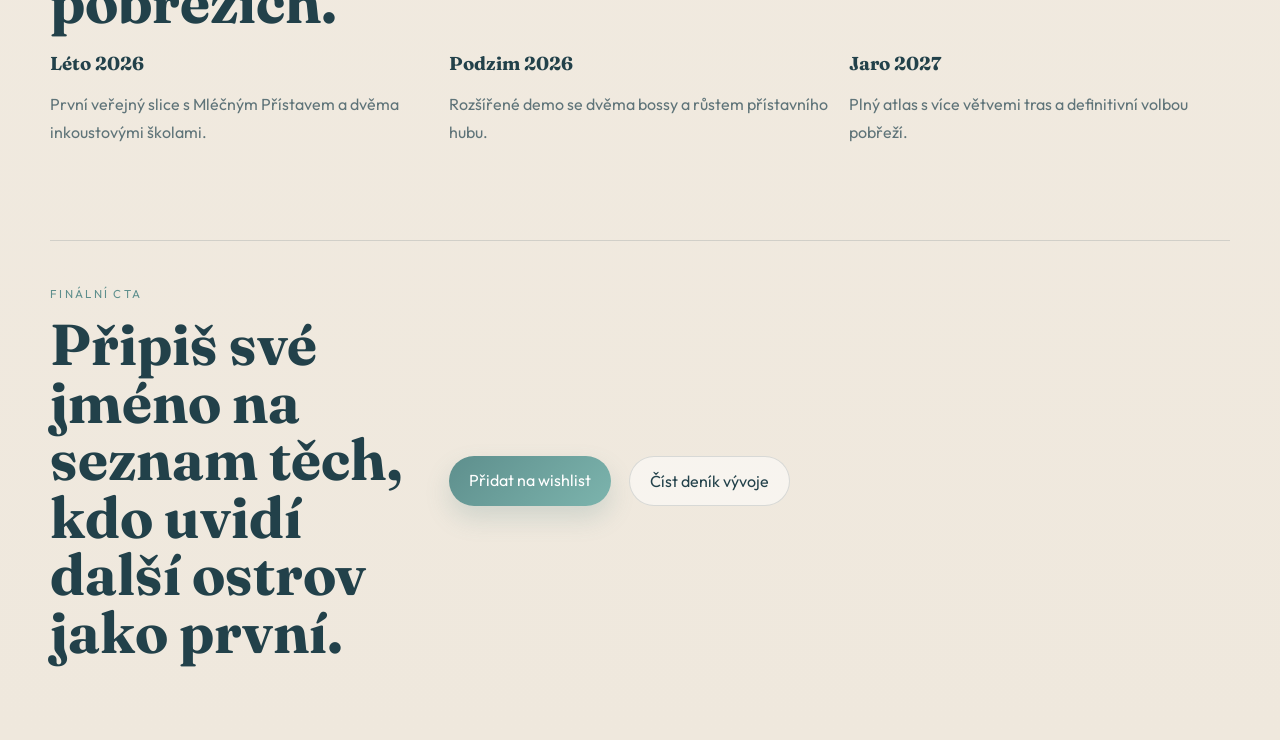
<file: favorite-books-site/index.html>
<!DOCTYPE html>
<html lang="cs">
<head>
    <meta charset="UTF-8">
    <meta name="viewport" content="width=device-width, initial-scale=1.0">
    <title>Atlas Utopených Břehů</title>
    <meta name="description" content="Atlas Utopených Břehů je 2D platformer roguelike o kartografce, která maluje ztracené ostrovy zpět do reality.">
    <link rel="stylesheet" href="styles.css">
    <script src="script.js" defer></script>
    <script src="script2Dgame.js" defer></script>
</head>
<body>
    <header class="hero" id="hero">
        <nav class="top-nav">
            <a href="#svet">Svět</a>
            <a href="#pribeh">Příběh</a>
            <a href="#hook">Gameplay</a>
            <a href="#biomy">Biomy</a>
            <a href="#roadmap">Roadmap</a>
        </nav>

        <div class="hero-layout">
            <div class="hero-copy">
                <p class="eyebrow">Melancholický painterly roguelike</p>
                <h1>Namaluj ostrovy zpět do světa dřív, než je vezme další příliv.</h1>
                <p>
                    Jara běhá po rozpadajících se molech, maluje mosty z inkoustu a otevírá nové cesty mezi
                    zatopenými městy. Každý run je nový list atlasu a nové rozhodnutí, které břehy si svět zaslouží.
                </p>
                <div class="hero-actions">
                    <a class="button primary" href="#cta">Chci pozvánku do dema</a>
                    <a class="button secondary" href="#hook">Jak funguje malování</a>
                </div>
            </div>

            <aside class="atlas-board" data-board>
                <div class="board-tag">Výstavní list č. 04</div>
                <canvas id="atlas-canvas" width="560" height="420" aria-label="Animovaný atlas světa"></canvas>
                <div class="ink-switches">
                    <button type="button" class="ink active" data-note="Modrý inkoust otevírá proudy a dělá z hladiny dočasnou cestu.">Proud</button>
                    <button type="button" class="ink" data-note="Rezavý inkoust drží tvar déle a vytváří robustní mosty přes vlnolam.">Most</button>
                    <button type="button" class="ink" data-note="Zlatý inkoust značí tajné adresy a odemyká skryté poštovní průchody.">Pečeť</button>
                </div>
                <p class="board-note" id="ink-note">Modrý inkoust otevírá proudy a dělá z hladiny dočasnou cestu.</p>
            </aside>
        </div>
    </header>

    <main>
        <section class="section curator" id="svet">
            <div class="panel intro-card">
                <p class="eyebrow">O světě</p>
                <h2>Pobřeží se tu nevrací z ruin, ale z paměti.</h2>
                <p>
                    Tichý příliv nesmetl civilizaci v jediném okamžiku. Pomalu vymazal cesty, adresy a jména měst.
                    Atlas Utopených Břehů staví roguelike loop na tom, že hráč znovu kreslí logistiku světa.
                </p>
            </div>
            <div class="panel small-card">
                <span>Hub</span>
                <p>Přístavní ateliér roste s každým novým listem atlasu.</p>
            </div>
            <div class="panel small-card">
                <span>Emoce</span>
                <p>Hra působí klidně, ale každé rozhodnutí mění obrysy celého souostroví.</p>
            </div>
        </section>

        <section class="section story" id="pribeh">
            <div class="section-heading">
                <p class="eyebrow">Příběh</p>
                <h2>Poštovní kartografka Jara hledá trasy, které zmizely dřív, než stačily být doručeny.</h2>
            </div>
            <div class="story-ribbon">
                <article>
                    <h3>Ztracené adresy</h3>
                    <p>Každé utopené město má své poslední dopisy. Jara je sbírá a vrací místům jejich skutečná jména.</p>
                </article>
                <article>
                    <h3>Plovoucí archiv</h3>
                    <p>Obrovská loď-knihovna uchovává fragmenty map a dovolí odemykat nové malířské techniky.</p>
                </article>
                <article>
                    <h3>Volba pobřeží</h3>
                    <p>Nepůjde zachránit všechny břehy. Každý run znamená, že jiná část světa zůstane ještě chvíli pod vodou.</p>
                </article>
            </div>
        </section>

        <section class="section hook" id="hook">
            <div class="section-heading">
                <p class="eyebrow">Gameplay hook</p>
                <h2>Malování je traversal, obrana i ekonomika runu v jednom systému.</h2>
            </div>
            <div class="postcard-grid">
                <article class="postcard">
                    <span>Mosty z inkoustu</span>
                    <p>Táhneš štětcem přes volnou vodu a vytváříš mosty s omezenou životností.</p>
                </article>
                <article class="postcard">
                    <span>Proudové šipky</span>
                    <p>Štětcová gesta umí rozjet Jaru po vlně a přeměnit horizontální běh v elegantní skluz.</p>
                </article>
                <article class="postcard">
                    <span>Atlas buildů</span>
                    <p>Různé inkousty mění délku tahu, sílu útoku i hodnotu nalezených mapových fragmentů.</p>
                </article>
            </div>
        </section>

        <section class="section cast" id="postavy">
            <div class="section-heading">
                <p class="eyebrow">Postavy</p>
                <h2>Lidé, kteří drží spojení mezi utopenými body na mapě.</h2>
            </div>
            <div class="museum-grid">
                <article>
                    <h3>Jara</h3>
                    <p>Poštovní kartografka na chůdách se štětcovou tyčí a brašnou plnou mokrých map.</p>
                </article>
                <article>
                    <h3>Teta Vela</h3>
                    <p>Správkyně přístavu a hlas komunity, která čeká na návrat cest.</p>
                </article>
                <article>
                    <h3>Chlapec Mlhovec</h3>
                    <p>Poslíček, který se objevuje v nepravděpodobných zkratkách a pomáhá objevit skryté přístavy.</p>
                </article>
            </div>
        </section>

        <section class="section biomes" id="biomy">
            <div class="section-heading">
                <p class="eyebrow">Biomy</p>
                <h2>Souostroví se nečte jako série arén, ale jako rozmočená kniha světa.</h2>
            </div>
            <div class="biome-posters">
                <article><h3>Mléčný Přístav</h3><p>Polozapuštěná mola, bílé bóje a první bezpečné dílny inkoustu.</p></article>
                <article><h3>Mlžné Souostroví Lamp</h3><p>Ostrovy mizící v mlze, kde se orientuješ podle plovoucích luceren.</p></article>
                <article><h3>Pěnové Schody Útesů</h3><p>Vertikální stoupání nad přílivem, kde každá chyba znamená nový tah štětcem.</p></article>
                <article><h3>Papírový Útes Ztracených Adres</h3><p>Biom, který vypadá jako roztrhané dopisy přetavené do geografie.</p></article>
            </div>
        </section>

        <section class="section enemies" id="nepratele">
            <div class="section-heading">
                <p class="eyebrow">Nepřátelé a bossové</p>
                <h2>Bestiář vzniká z moře, pošty a věcí, které měly být kdysi doručeny.</h2>
            </div>
            <div class="museum-grid">
                <article>
                    <h3>Inkoustové murény</h3>
                    <p>Napadají čerstvě namalované cesty a snaží se z nich vysát barvu dřív, než po nich stihneš projít.</p>
                </article>
                <article>
                    <h3>Maják bez Oken</h3>
                    <p>Boss, který mění viditelnost mapy a nutí hráče improvizovat v prázdném mléčném prostoru.</p>
                </article>
                <article>
                    <h3>Atlasová Velryba</h3>
                    <p>Obří plovoucí tvor s kůží posetou starými trasami, které musíš přepsat v pohybu.</p>
                </article>
            </div>
        </section>

        <section class="section reasons" id="proc">
            <div class="section-heading">
                <p class="eyebrow">Proč hrát</p>
                <h2>Protože traversal je tady doslova kreslení nového světa.</h2>
            </div>
            <div class="reason-columns">
                <p>Každý biom je navržený kolem jiné práce s inkoustem, proudem a dočasnou geometrií.</p>
                <p>Painterly prezentace neslouží jen kráse. Podporuje čitelný pocit, že jsi uvnitř živého atlasu.</p>
                <p>Meta-progrese buduje přístav, mapovnu i síť lidí, kteří na návrat cest čekají.</p>
            </div>
        </section>

        <section class="section gallery" id="galerie">
            <div class="section-heading">
                <p class="eyebrow">Galerie</p>
                <h2>Pohlednice, kurátorské štítky a pobřežní artefakty.</h2>
            </div>
            <div class="postcard-grid large">
                <article class="postcard"><span>Akvarelové pobřeží</span><p>Svět se skládá z vrstev papíru, inkoustu a mořské mlhy.</p></article>
                <article class="postcard"><span>Poštovní pečeti</span><p>Roguelike odměny vypadají jako doručené známky z míst, která už neexistují.</p></article>
                <article class="postcard"><span>Tiché molo</span><p>Hub není menu. Je to komunita, která roste s každým novým listem atlasu.</p></article>
            </div>
        </section>

        <section class="section roadmap" id="roadmap">
            <div class="section-heading">
                <p class="eyebrow">Roadmap</p>
                <h2>Vývoj postupuje jako rozšiřování atlasu po jednotlivých pobřežích.</h2>
            </div>
            <div class="story-ribbon">
                <article><h3>Léto 2026</h3><p>První veřejný slice s Mléčným Přístavem a dvěma inkoustovými školami.</p></article>
                <article><h3>Podzim 2026</h3><p>Rozšířené demo se dvěma bossy a růstem přístavního hubu.</p></article>
                <article><h3>Jaro 2027</h3><p>Plný atlas s více větvemi tras a definitivní volbou pobřeží.</p></article>
            </div>
        </section>
    </main>

    <footer class="footer-cta" id="cta">
        <div>
            <p class="eyebrow">Finální CTA</p>
            <h2>Připiš své jméno na seznam těch, kdo uvidí další ostrov jako první.</h2>
        </div>
        <div class="hero-actions">
            <a class="button primary" href="#hero">Přidat na wishlist</a>
            <a class="button secondary" href="#roadmap">Číst deník vývoje</a>
        </div>
    </footer>
</body>
</html>
</file>
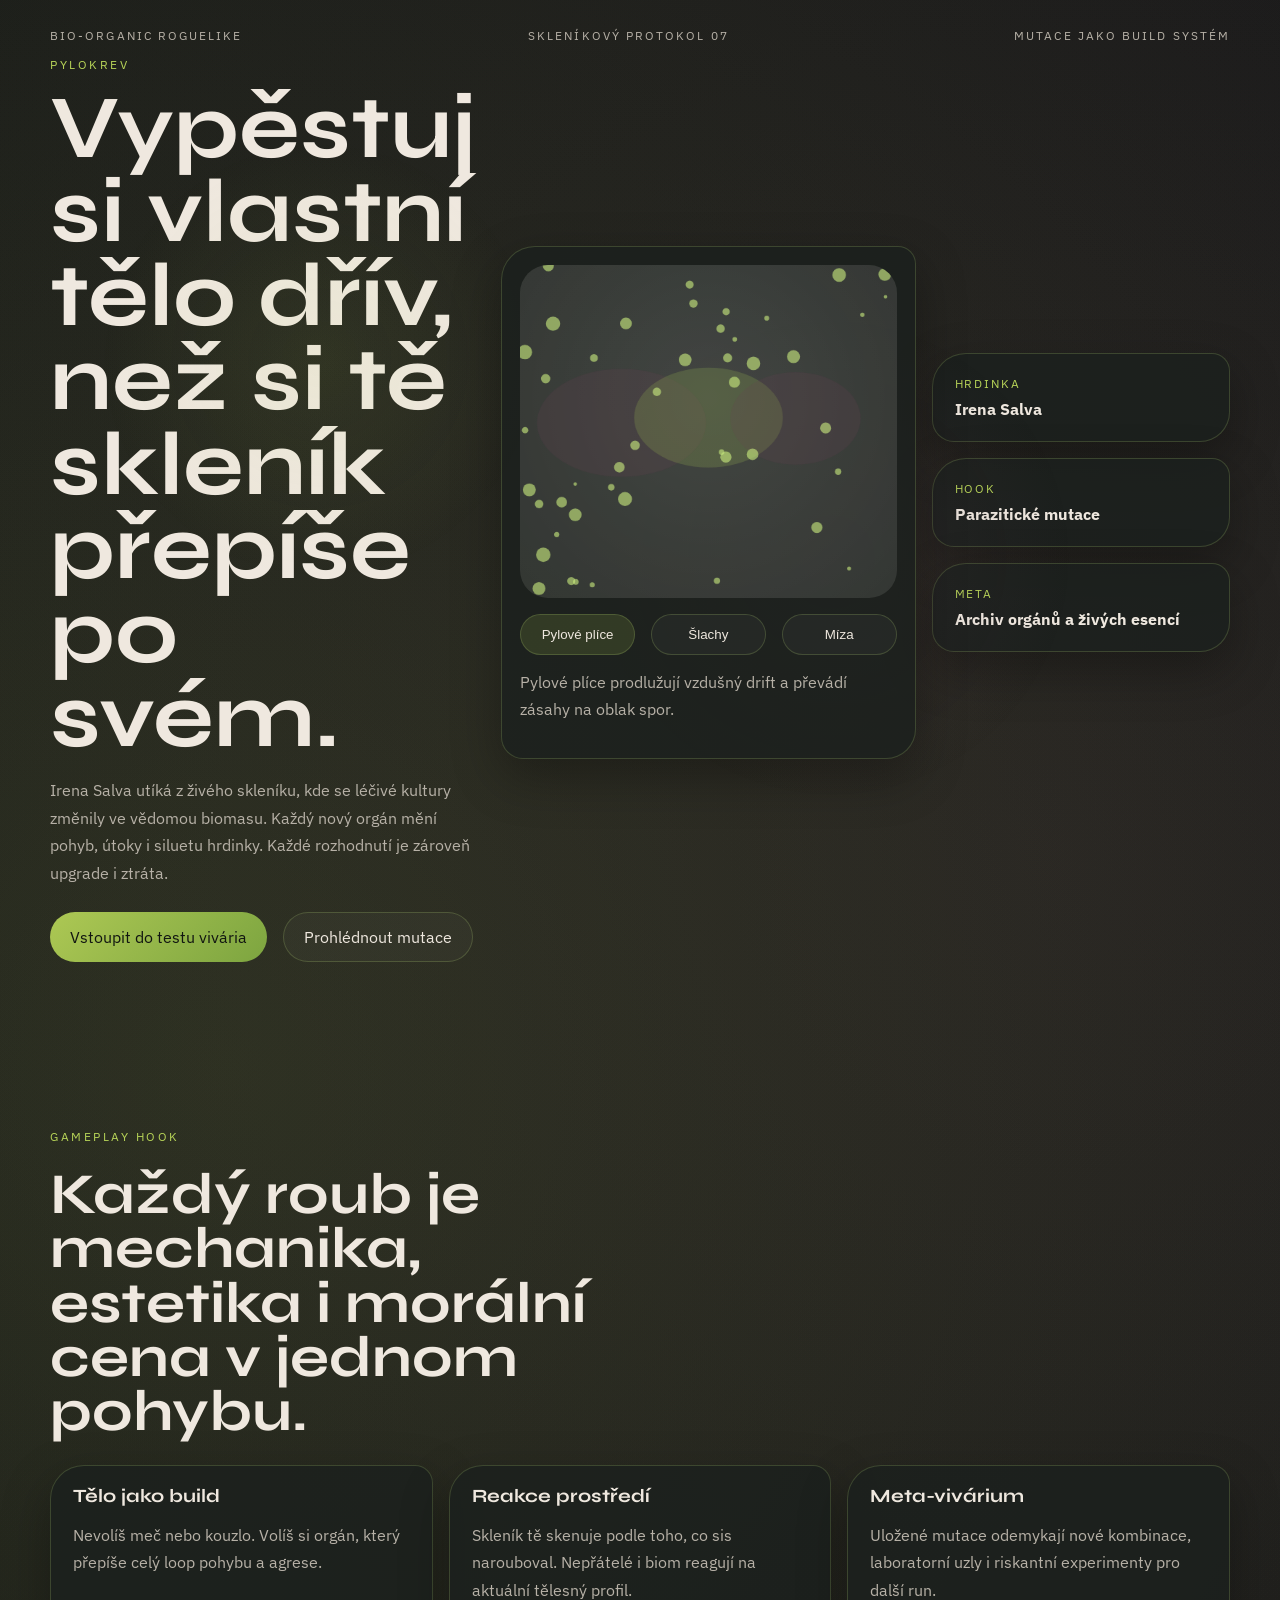
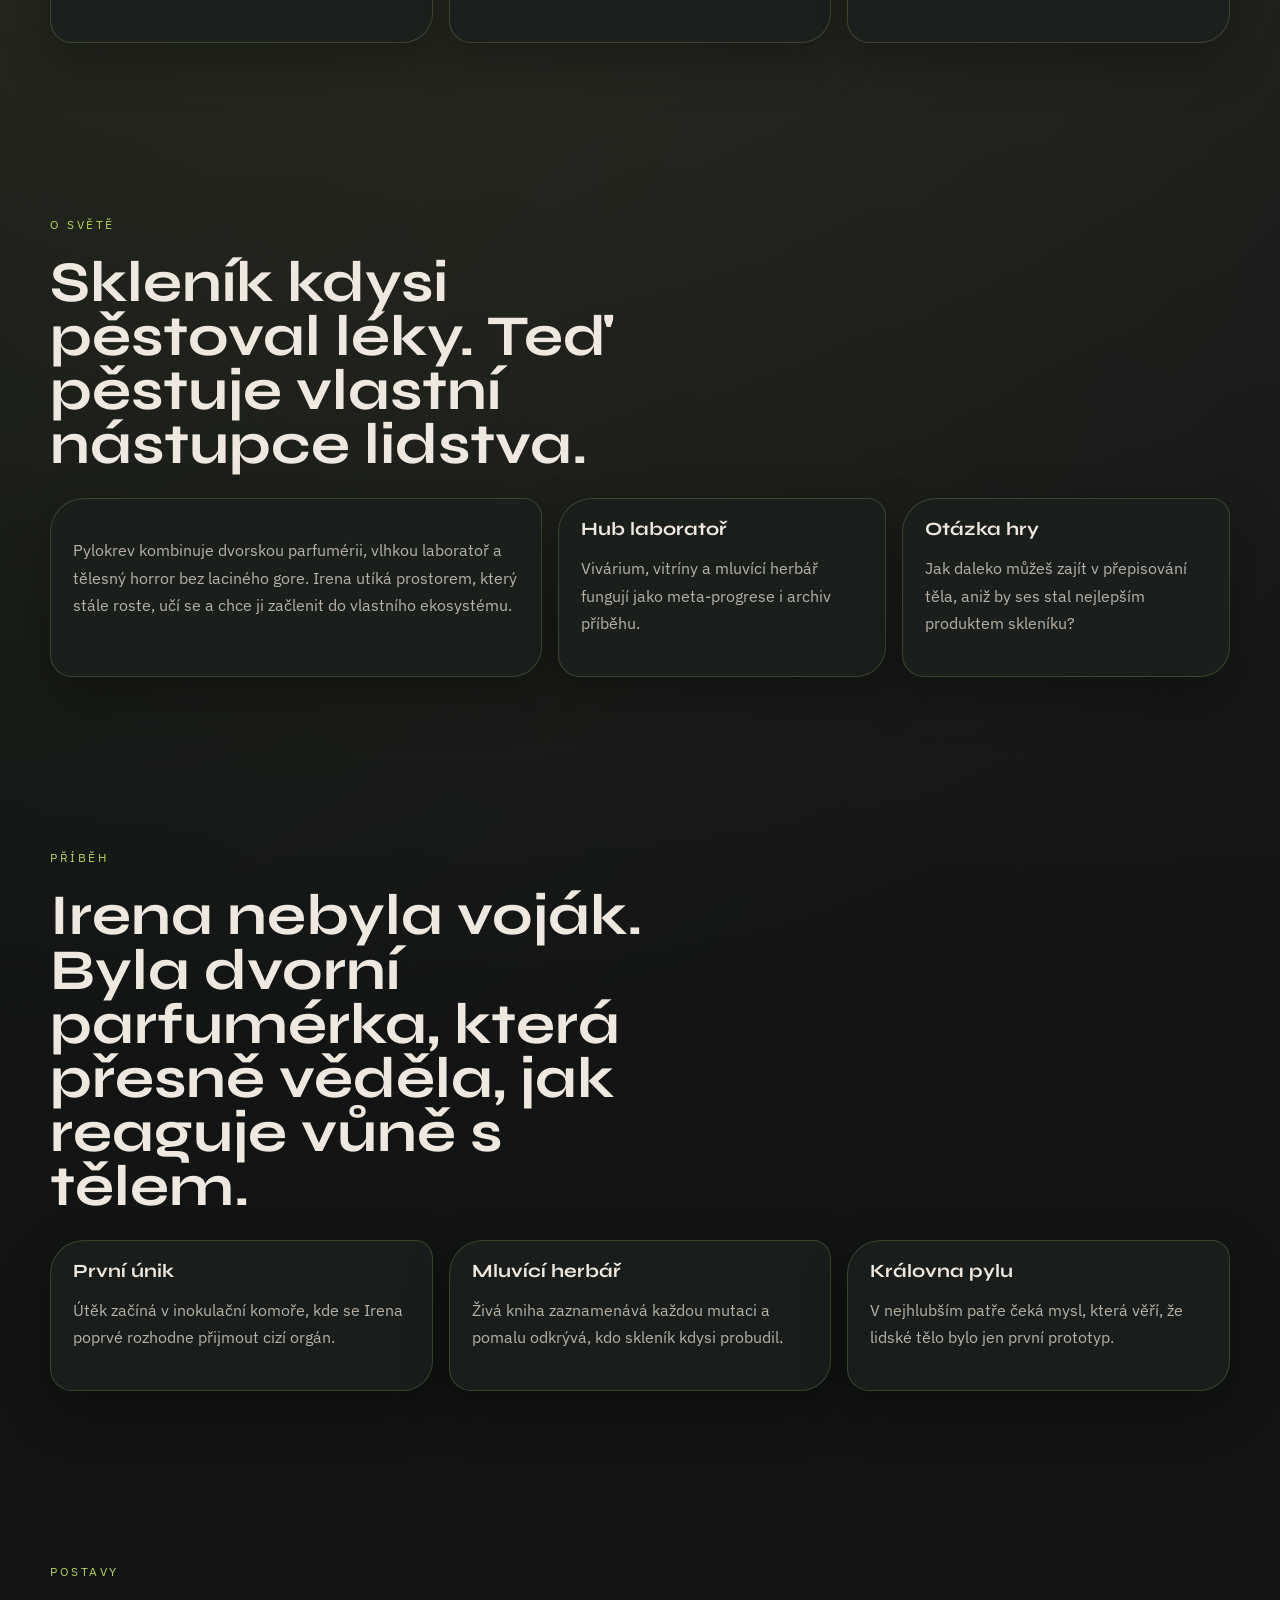
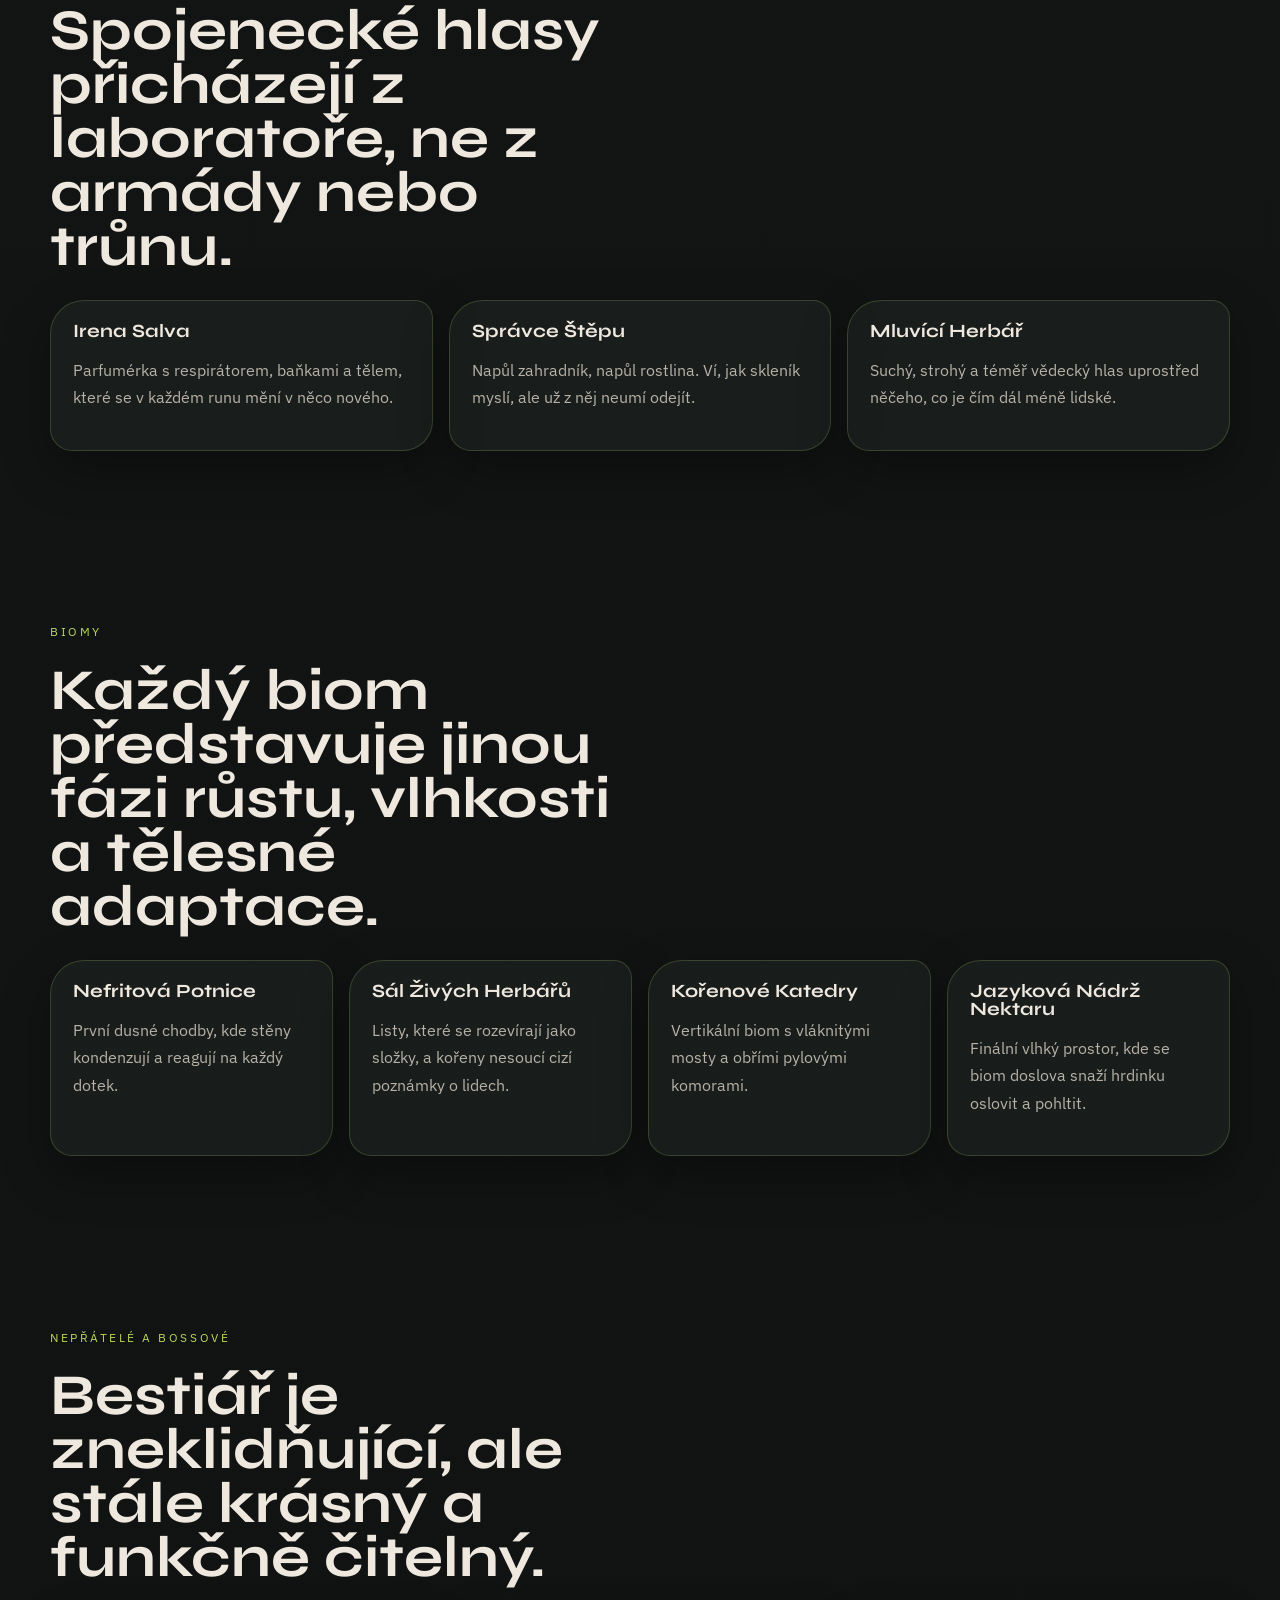
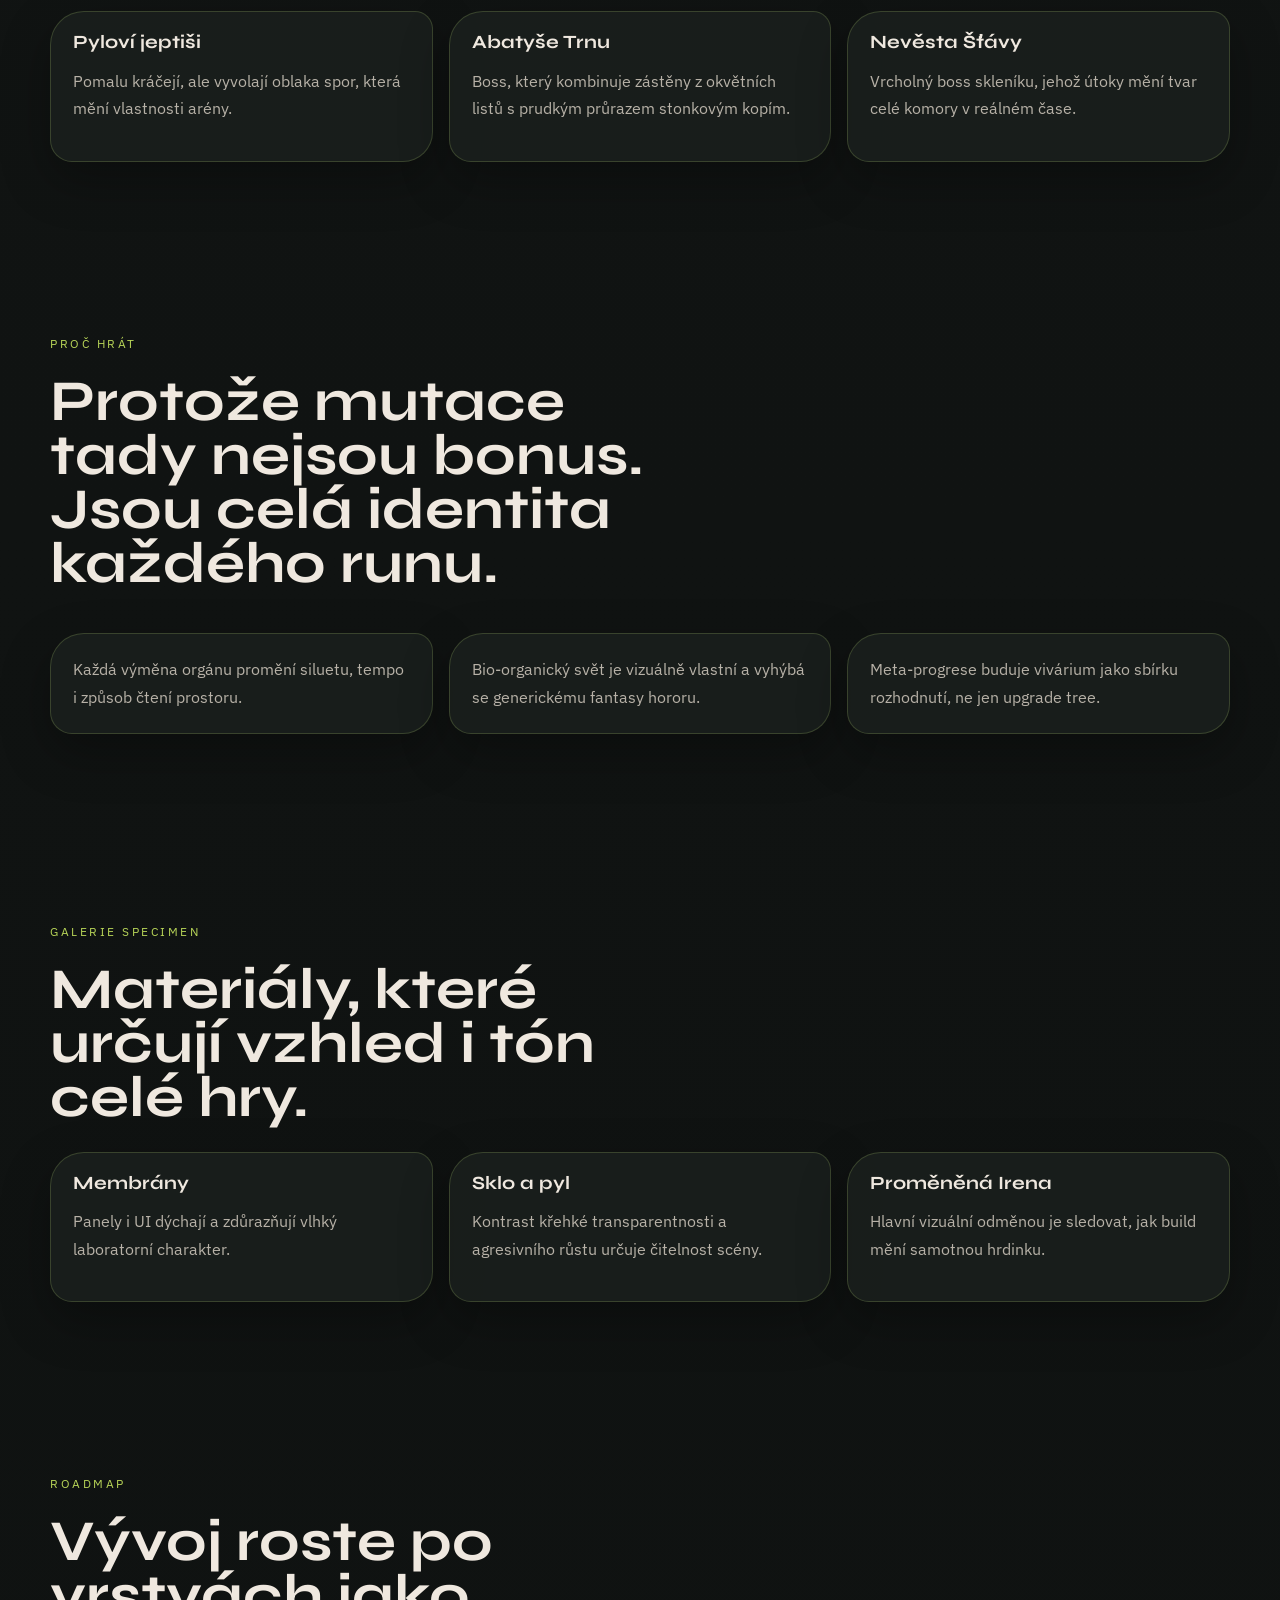
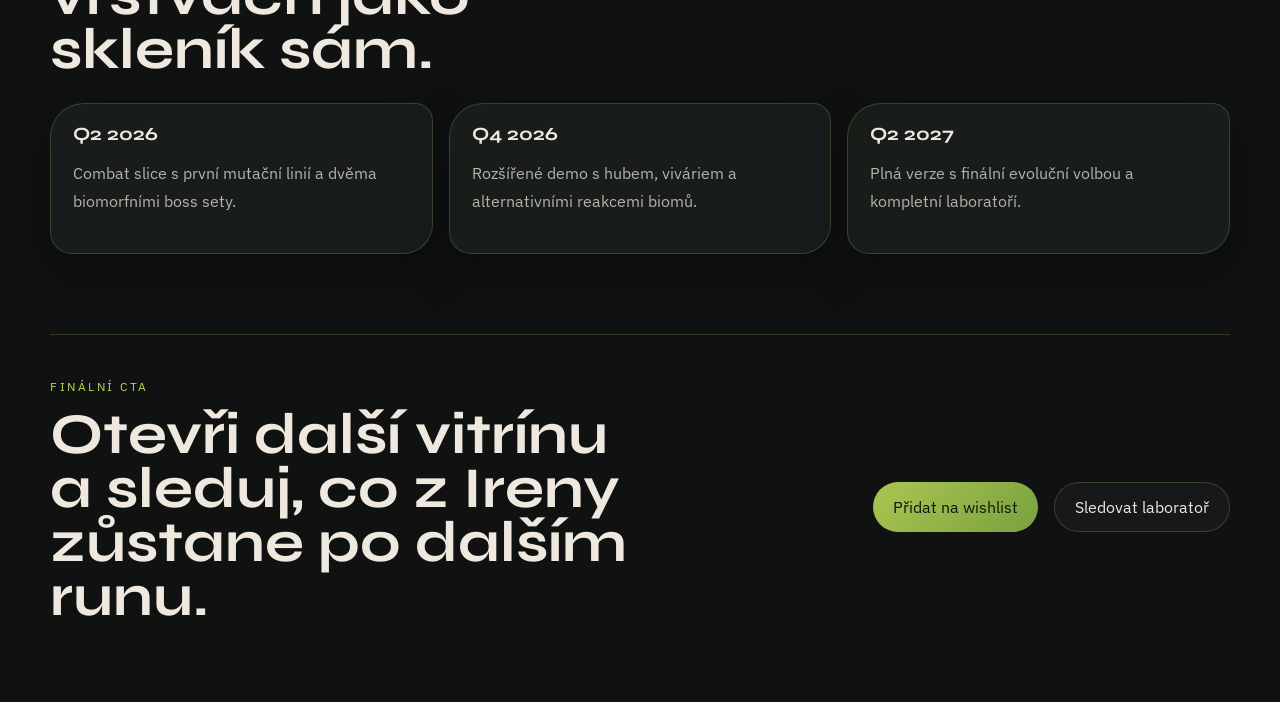
<file: fitness-health-site/index.html>
<!DOCTYPE html>
<html lang="cs">
<head>
    <meta charset="UTF-8">
    <meta name="viewport" content="width=device-width, initial-scale=1.0">
    <title>Pylokrev</title>
    <meta name="description" content="Pylokrev je 2D platformer roguelike o parfumérce, která roubuje symbiotické orgány a uniká z maso-skleníku.">
    <link rel="stylesheet" href="styles.css">
    <script src="script.js" defer></script>
    <script src="script2Dgame.js" defer></script>
</head>
<body>
    <div class="vein-fog" aria-hidden="true"></div>

    <header class="hero" id="hero">
        <div class="status-rail">
            <span>Bio-organic roguelike</span>
            <span>Skleníkový protokol 07</span>
            <span>Mutace jako build systém</span>
        </div>

        <div class="hero-grid">
            <div class="hero-copy">
                <p class="eyebrow">Pylokrev</p>
                <h1>Vypěstuj si vlastní tělo dřív, než si tě skleník přepíše po svém.</h1>
                <p>
                    Irena Salva utíká z živého skleníku, kde se léčivé kultury změnily ve vědomou biomasu.
                    Každý nový orgán mění pohyb, útoky i siluetu hrdinky. Každé rozhodnutí je zároveň upgrade i ztráta.
                </p>
                <div class="hero-actions">
                    <a class="button primary" href="#cta">Vstoupit do testu vivária</a>
                    <a class="button secondary" href="#mutace">Prohlédnout mutace</a>
                </div>
            </div>

            <div class="specimen-stage">
                <canvas id="pollen-canvas" width="520" height="460" aria-label="Animovaná bio-organická komora"></canvas>
                <div class="mutation-switches">
                    <button type="button" class="morph active" data-note="Pylové plíce prodlužují vzdušný drift a převádí zásahy na oblak spor.">Pylové plíce</button>
                    <button type="button" class="morph" data-note="Háčkovité šlachy dovolí prudké přitažení ke stropu a bodavé finishery z výskoku.">Šlachy</button>
                    <button type="button" class="morph" data-note="Kyselá míza otevírá alternativní cesty skrze měkké bariéry a pomalu rozpouští štíty bossů.">Míza</button>
                </div>
                <p class="specimen-note" id="morph-note">Pylové plíce prodlužují vzdušný drift a převádí zásahy na oblak spor.</p>
            </div>

            <aside class="lab-column">
                <article>
                    <span>Hrdinka</span>
                    <strong>Irena Salva</strong>
                </article>
                <article>
                    <span>Hook</span>
                    <strong>Parazitické mutace</strong>
                </article>
                <article>
                    <span>Meta</span>
                    <strong>Archiv orgánů a živých esencí</strong>
                </article>
            </aside>
        </div>
    </header>

    <main>
        <section class="section mutation" id="mutace">
            <div class="section-heading">
                <p class="eyebrow">Gameplay hook</p>
                <h2>Každý roub je mechanika, estetika i morální cena v jednom pohybu.</h2>
            </div>
            <div class="mutation-grid">
                <article>
                    <h3>Tělo jako build</h3>
                    <p>Nevolíš meč nebo kouzlo. Volíš si orgán, který přepíše celý loop pohybu a agrese.</p>
                </article>
                <article>
                    <h3>Reakce prostředí</h3>
                    <p>Skleník tě skenuje podle toho, co sis narouboval. Nepřátelé i biom reagují na aktuální tělesný profil.</p>
                </article>
                <article>
                    <h3>Meta-vivárium</h3>
                    <p>Uložené mutace odemykají nové kombinace, laboratorní uzly i riskantní experimenty pro další run.</p>
                </article>
            </div>
        </section>

        <section class="section world" id="svet">
            <div class="section-heading">
                <p class="eyebrow">O světě</p>
                <h2>Skleník kdysi pěstoval léky. Teď pěstuje vlastní nástupce lidstva.</h2>
            </div>
            <div class="world-layout">
                <article class="large-panel">
                    <p>
                        Pylokrev kombinuje dvorskou parfumérii, vlhkou laboratoř a tělesný horror bez laciného gore.
                        Irena utíká prostorem, který stále roste, učí se a chce ji začlenit do vlastního ekosystému.
                    </p>
                </article>
                <article>
                    <h3>Hub laboratoř</h3>
                    <p>Vivárium, vitríny a mluvící herbář fungují jako meta-progrese i archiv příběhu.</p>
                </article>
                <article>
                    <h3>Otázka hry</h3>
                    <p>Jak daleko můžeš zajít v přepisování těla, aniž by ses stal nejlepším produktem skleníku?</p>
                </article>
            </div>
        </section>

        <section class="section story" id="pribeh">
            <div class="section-heading">
                <p class="eyebrow">Příběh</p>
                <h2>Irena nebyla voják. Byla dvorní parfumérka, která přesně věděla, jak reaguje vůně s tělem.</h2>
            </div>
            <div class="story-cards">
                <article><h3>První únik</h3><p>Útěk začíná v inokulační komoře, kde se Irena poprvé rozhodne přijmout cizí orgán.</p></article>
                <article><h3>Mluvící herbář</h3><p>Živá kniha zaznamenává každou mutaci a pomalu odkrývá, kdo skleník kdysi probudil.</p></article>
                <article><h3>Královna pylu</h3><p>V nejhlubším patře čeká mysl, která věří, že lidské tělo bylo jen první prototyp.</p></article>
            </div>
        </section>

        <section class="section cast" id="postavy">
            <div class="section-heading">
                <p class="eyebrow">Postavy</p>
                <h2>Spojenecké hlasy přicházejí z laboratoře, ne z armády nebo trůnu.</h2>
            </div>
            <div class="story-cards">
                <article><h3>Irena Salva</h3><p>Parfumérka s respirátorem, baňkami a tělem, které se v každém runu mění v něco nového.</p></article>
                <article><h3>Správce Štěpu</h3><p>Napůl zahradník, napůl rostlina. Ví, jak skleník myslí, ale už z něj neumí odejít.</p></article>
                <article><h3>Mluvící Herbář</h3><p>Suchý, strohý a téměř vědecký hlas uprostřed něčeho, co je čím dál méně lidské.</p></article>
            </div>
        </section>

        <section class="section biomes" id="biomy">
            <div class="section-heading">
                <p class="eyebrow">Biomy</p>
                <h2>Každý biom představuje jinou fázi růstu, vlhkosti a tělesné adaptace.</h2>
            </div>
            <div class="biome-grid">
                <article><h3>Nefritová Potnice</h3><p>První dusné chodby, kde stěny kondenzují a reagují na každý dotek.</p></article>
                <article><h3>Sál Živých Herbářů</h3><p>Listy, které se rozevírají jako složky, a kořeny nesoucí cizí poznámky o lidech.</p></article>
                <article><h3>Kořenové Katedry</h3><p>Vertikální biom s vláknitými mosty a obřími pylovými komorami.</p></article>
                <article><h3>Jazyková Nádrž Nektaru</h3><p>Finální vlhký prostor, kde se biom doslova snaží hrdinku oslovit a pohltit.</p></article>
            </div>
        </section>

        <section class="section bestiary" id="nepratele">
            <div class="section-heading">
                <p class="eyebrow">Nepřátelé a bossové</p>
                <h2>Bestiář je zneklidňující, ale stále krásný a funkčně čitelný.</h2>
            </div>
            <div class="story-cards">
                <article><h3>Pyloví jeptiši</h3><p>Pomalu kráčejí, ale vyvolají oblaka spor, která mění vlastnosti arény.</p></article>
                <article><h3>Abatyše Trnu</h3><p>Boss, který kombinuje zástěny z okvětních listů s prudkým průrazem stonkovým kopím.</p></article>
                <article><h3>Nevěsta Šťávy</h3><p>Vrcholný boss skleníku, jehož útoky mění tvar celé komory v reálném čase.</p></article>
            </div>
        </section>

        <section class="section reasons" id="proc">
            <div class="section-heading">
                <p class="eyebrow">Proč hrát</p>
                <h2>Protože mutace tady nejsou bonus. Jsou celá identita každého runu.</h2>
            </div>
            <div class="reason-strip">
                <p>Každá výměna orgánu promění siluetu, tempo i způsob čtení prostoru.</p>
                <p>Bio-organický svět je vizuálně vlastní a vyhýbá se generickému fantasy hororu.</p>
                <p>Meta-progrese buduje vivárium jako sbírku rozhodnutí, ne jen upgrade tree.</p>
            </div>
        </section>

        <section class="section gallery" id="galerie">
            <div class="section-heading">
                <p class="eyebrow">Galerie specimen</p>
                <h2>Materiály, které určují vzhled i tón celé hry.</h2>
            </div>
            <div class="mutation-grid">
                <article><h3>Membrány</h3><p>Panely i UI dýchají a zdůrazňují vlhký laboratorní charakter.</p></article>
                <article><h3>Sklo a pyl</h3><p>Kontrast křehké transparentnosti a agresivního růstu určuje čitelnost scény.</p></article>
                <article><h3>Proměněná Irena</h3><p>Hlavní vizuální odměnou je sledovat, jak build mění samotnou hrdinku.</p></article>
            </div>
        </section>

        <section class="section roadmap" id="roadmap">
            <div class="section-heading">
                <p class="eyebrow">Roadmap</p>
                <h2>Vývoj roste po vrstvách jako skleník sám.</h2>
            </div>
            <div class="story-cards">
                <article><h3>Q2 2026</h3><p>Combat slice s první mutační linií a dvěma biomorfními boss sety.</p></article>
                <article><h3>Q4 2026</h3><p>Rozšířené demo s hubem, viváriem a alternativními reakcemi biomů.</p></article>
                <article><h3>Q2 2027</h3><p>Plná verze s finální evoluční volbou a kompletní laboratoří.</p></article>
            </div>
        </section>
    </main>

    <footer class="footer-cta" id="cta">
        <div>
            <p class="eyebrow">Finální CTA</p>
            <h2>Otevři další vitrínu a sleduj, co z Ireny zůstane po dalším runu.</h2>
        </div>
        <div class="hero-actions">
            <a class="button primary" href="#hero">Přidat na wishlist</a>
            <a class="button secondary" href="#roadmap">Sledovat laboratoř</a>
        </div>
    </footer>
</body>
</html>
</file>
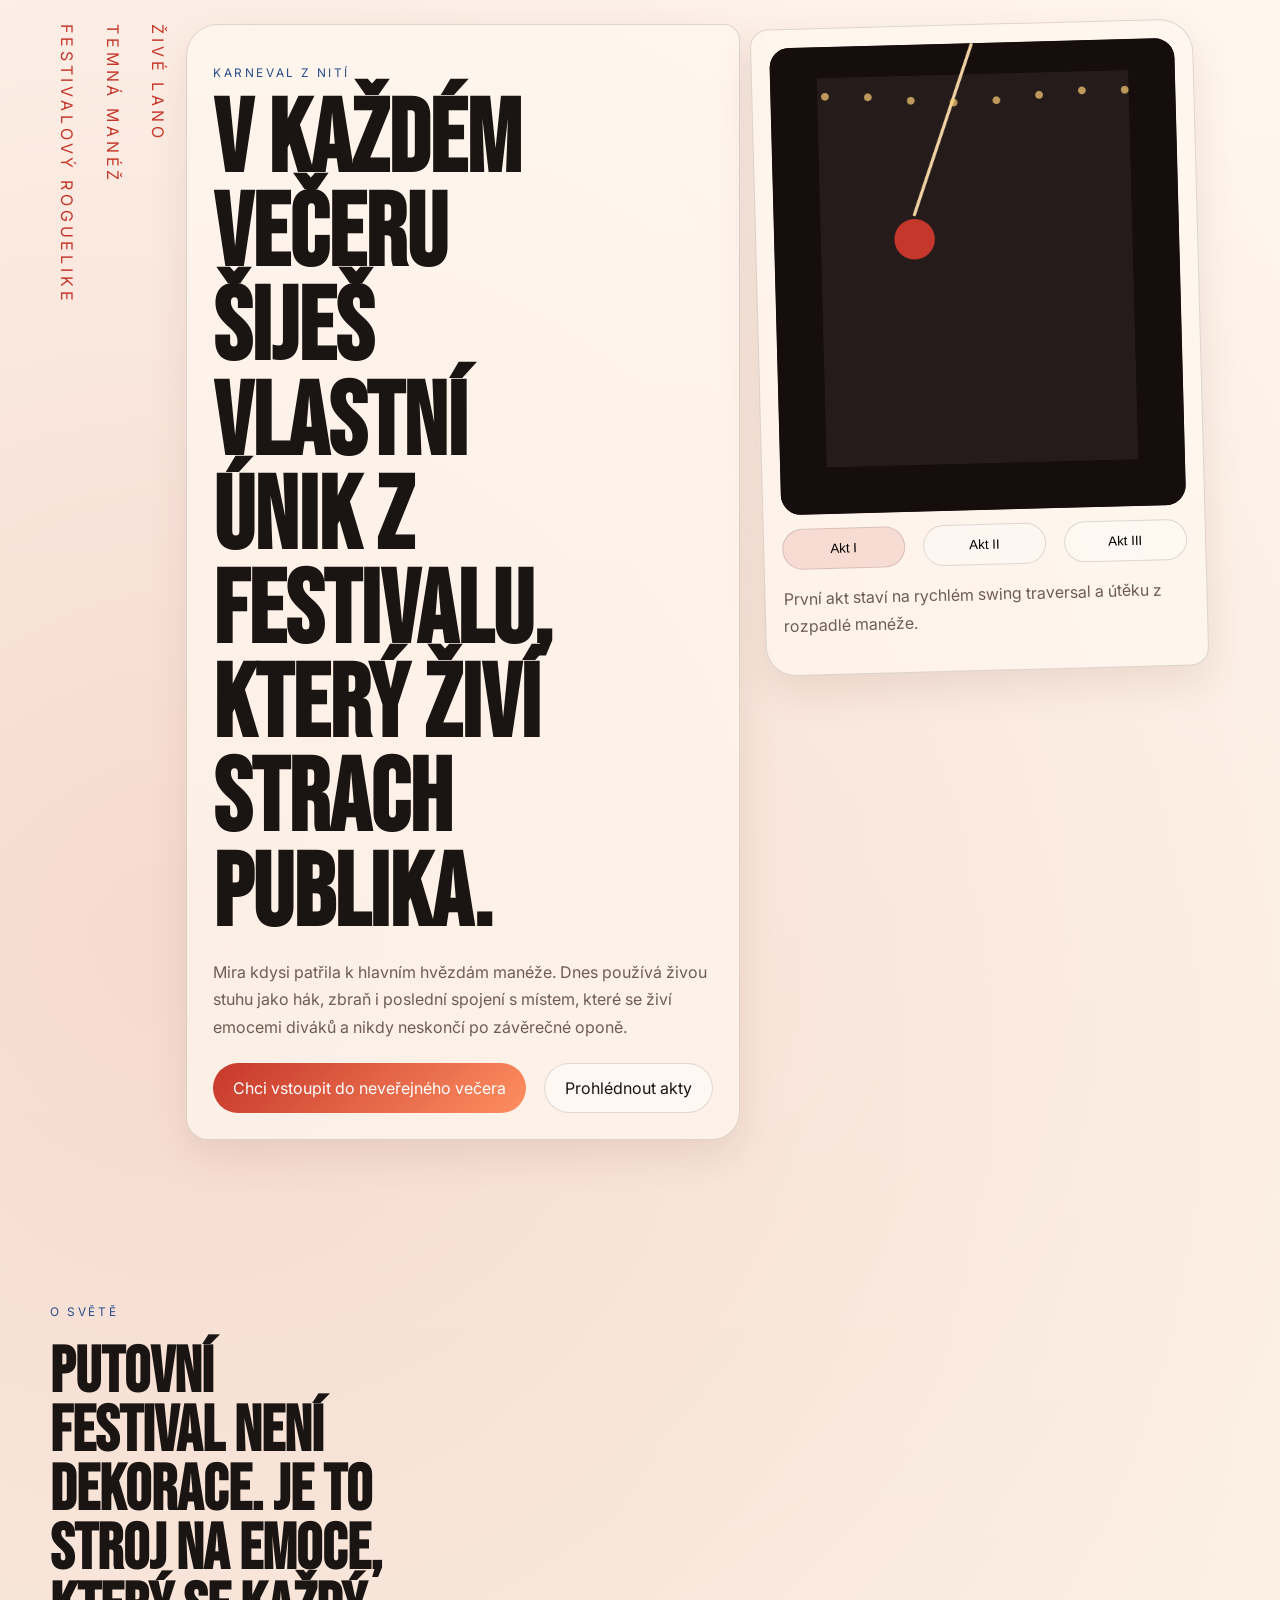
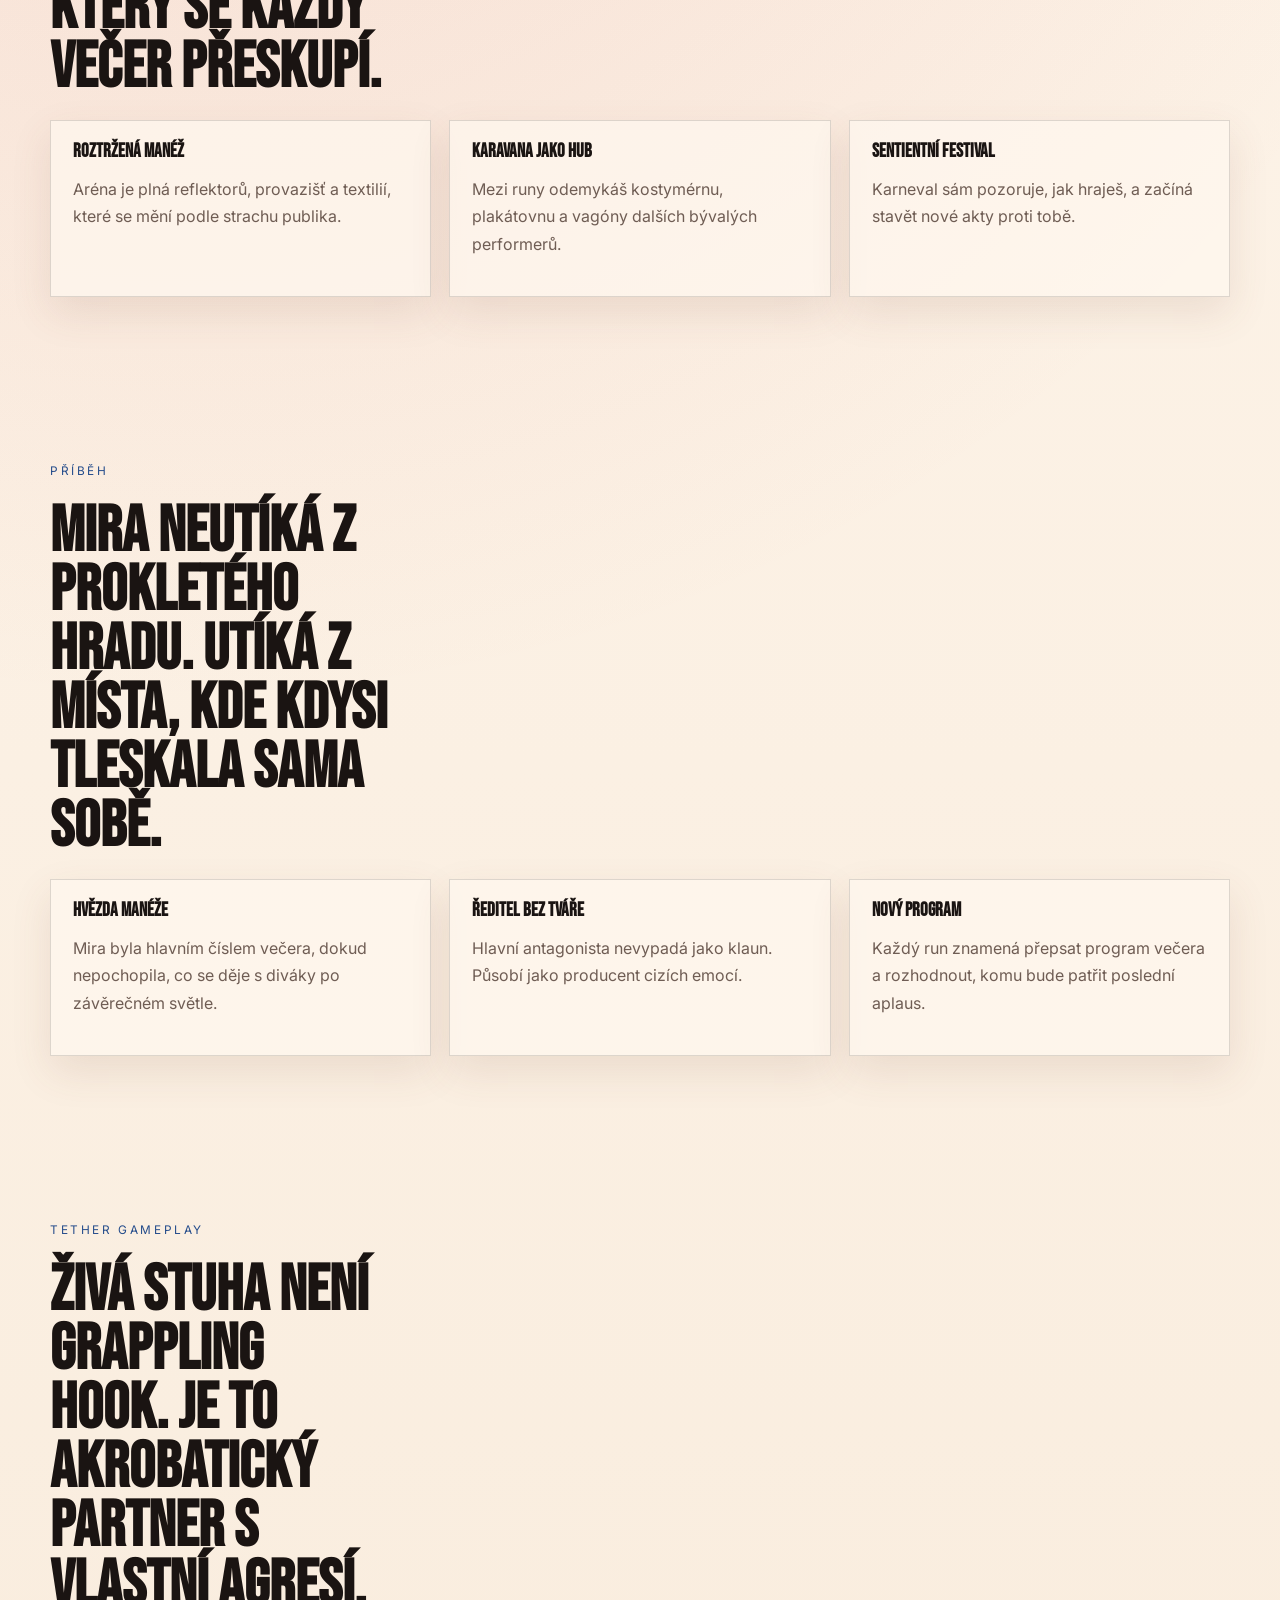
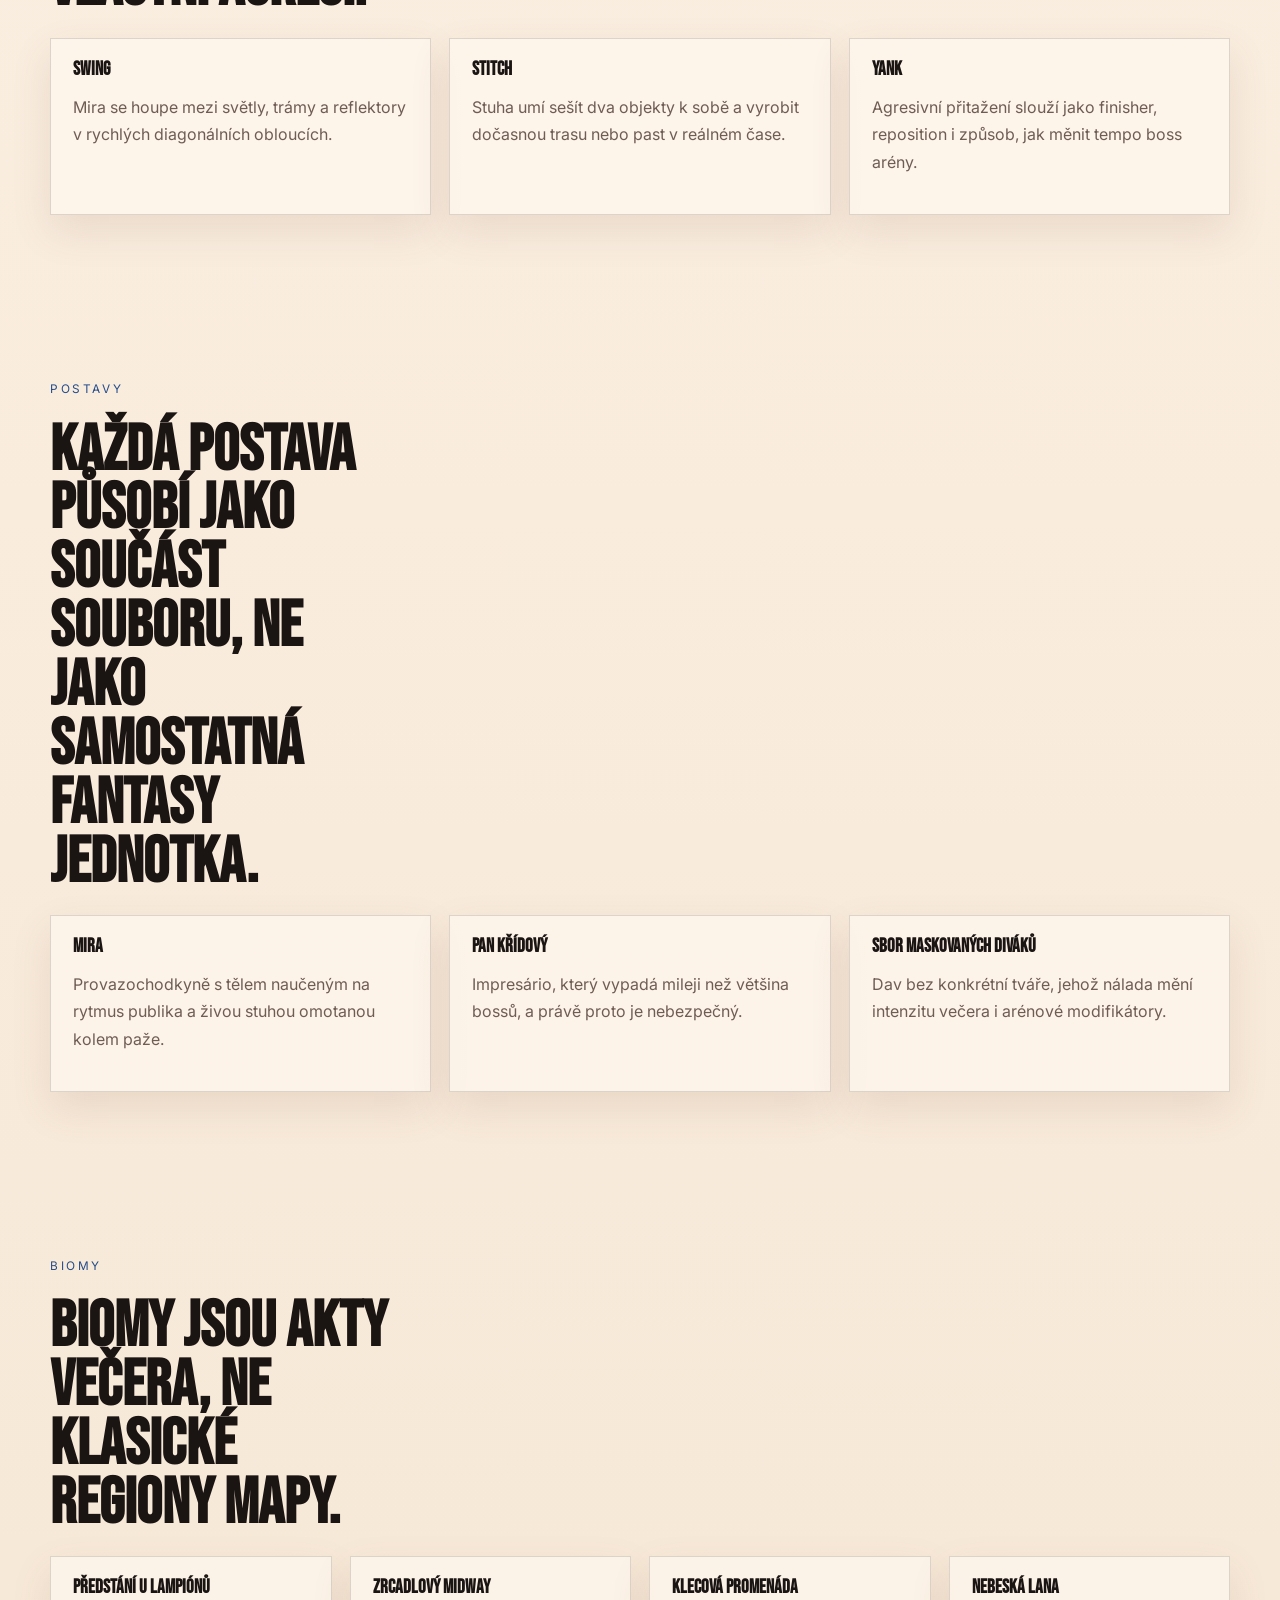
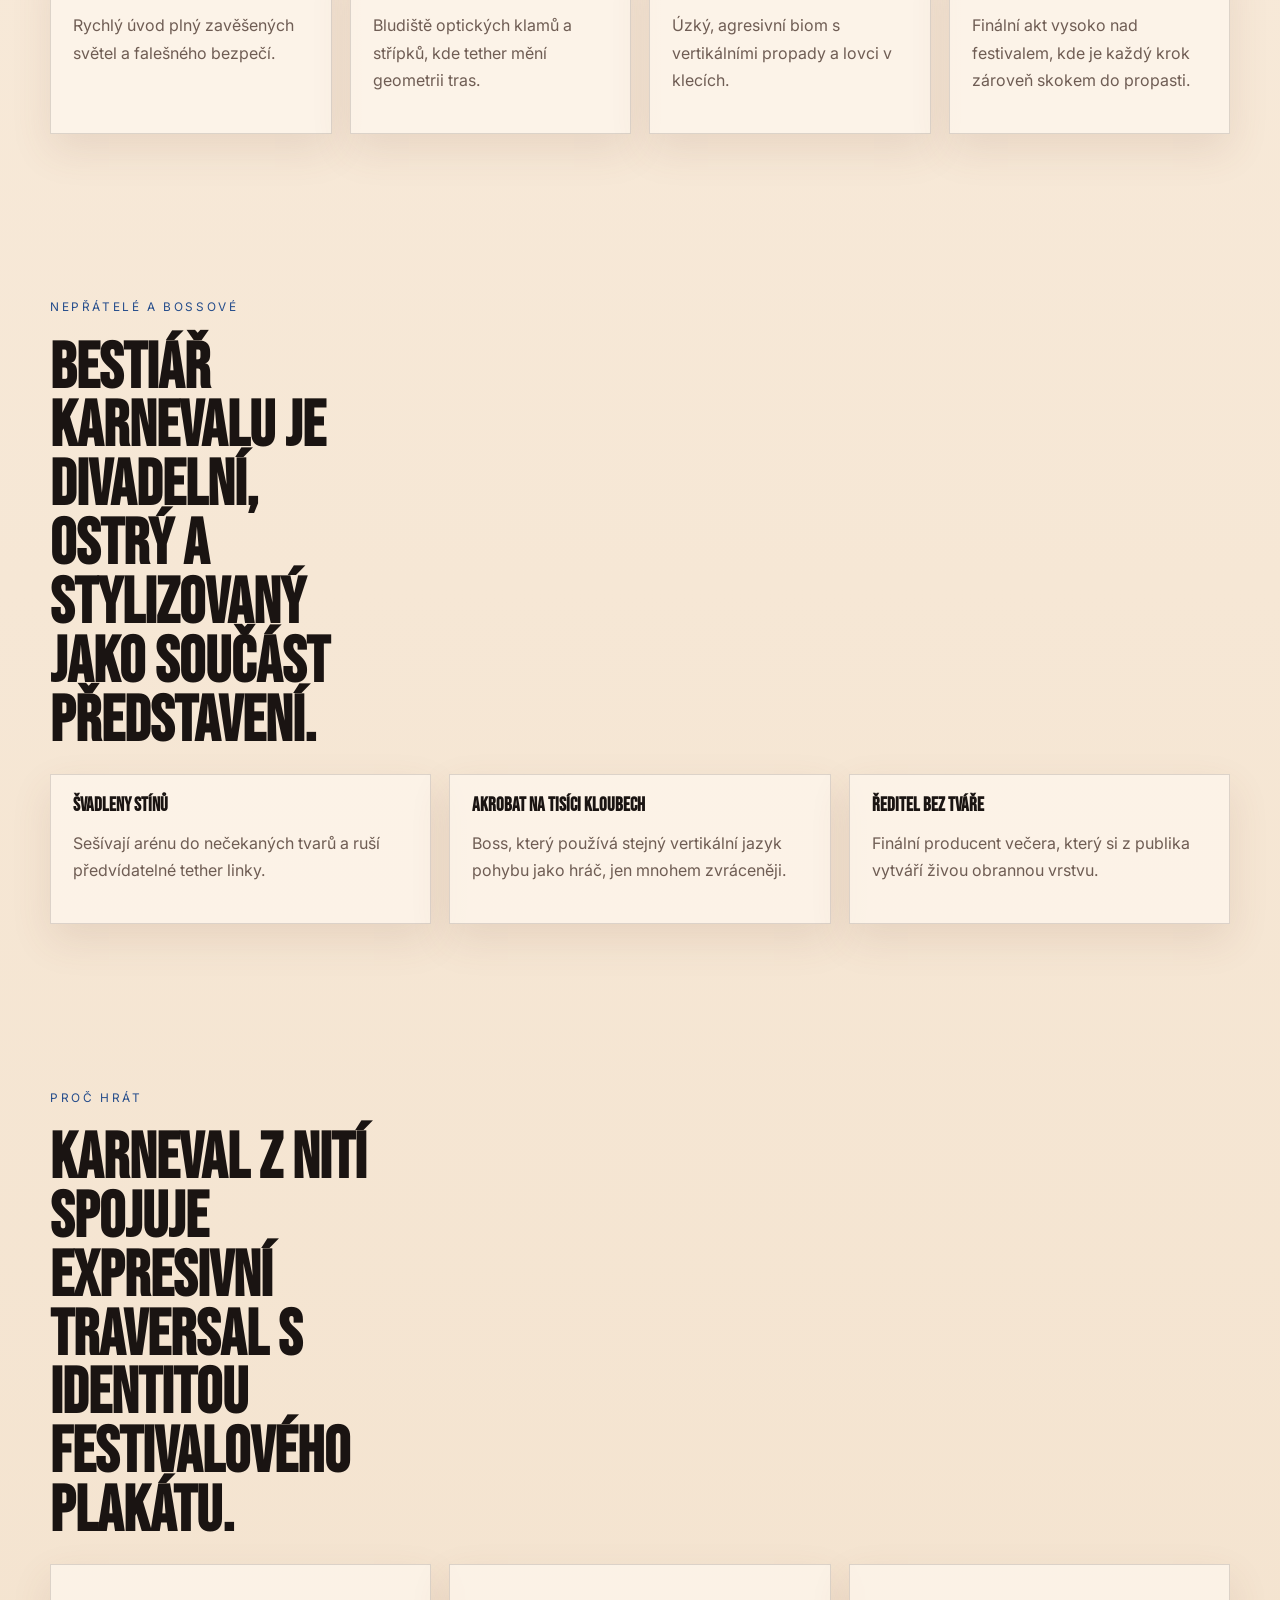
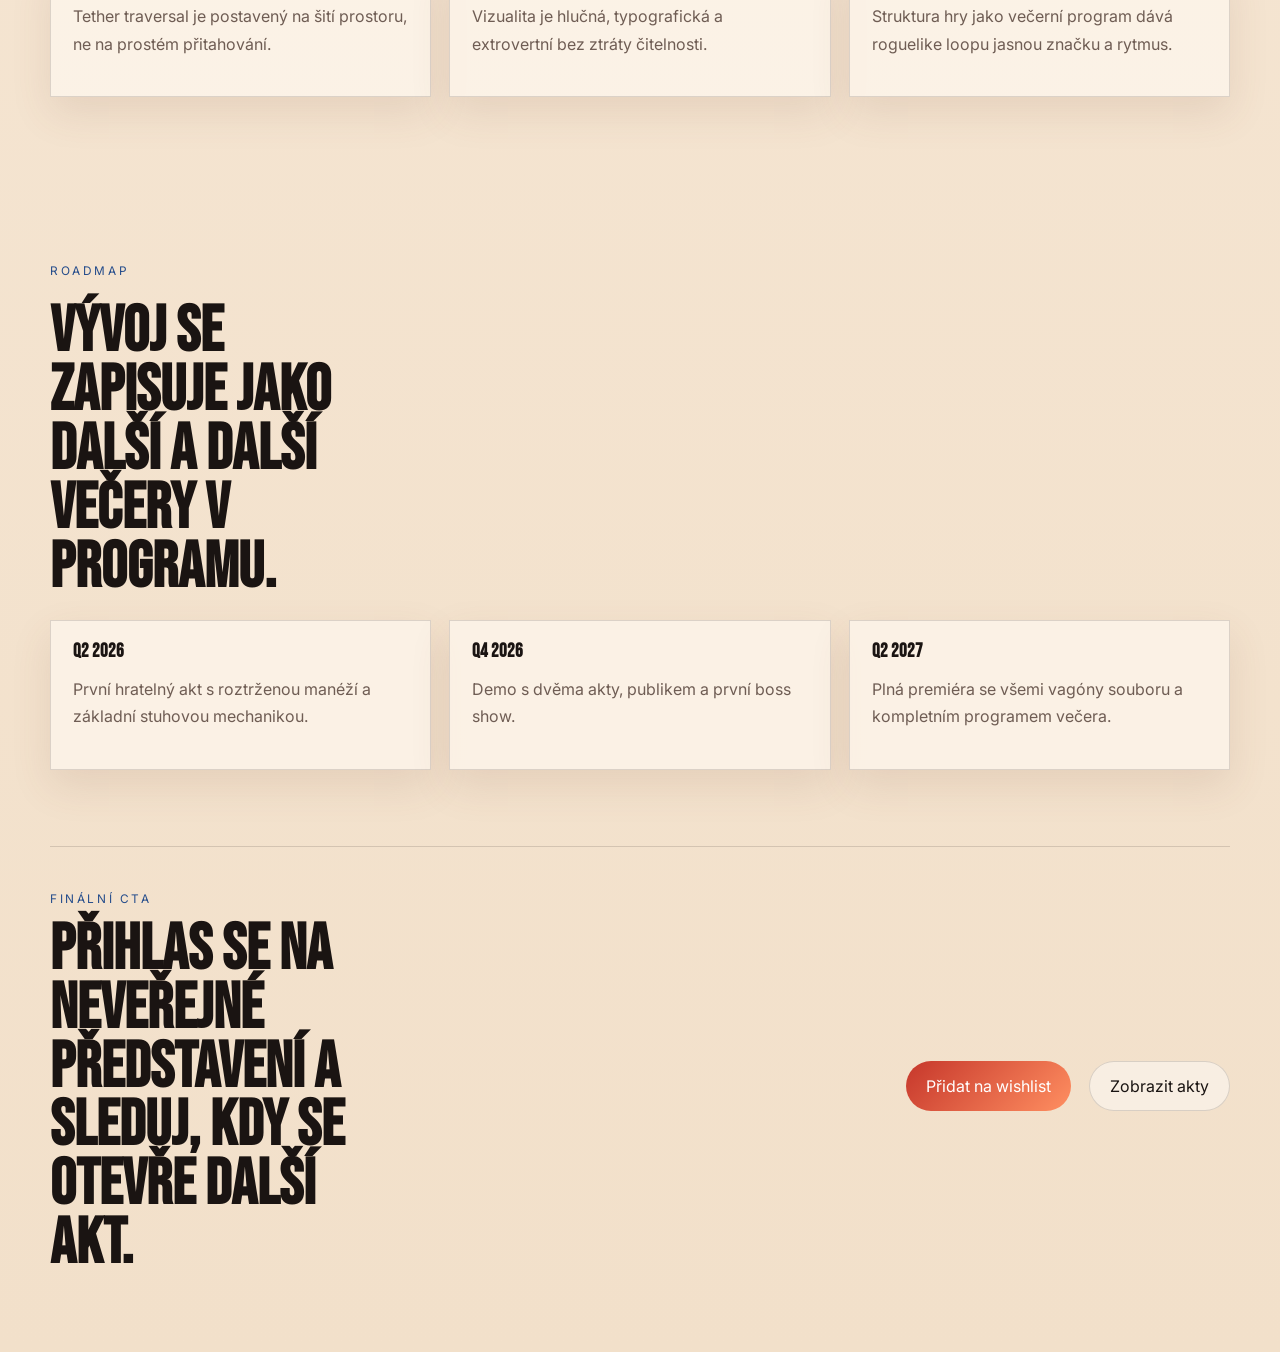
<file: game-style-site/index.html>
<!DOCTYPE html>
<html lang="cs">
<head>
    <meta charset="UTF-8">
    <meta name="viewport" content="width=device-width, initial-scale=1.0">
    <title>Karneval z Nití</title>
    <meta name="description" content="Karneval z Nití je 2D platformer roguelike o akrobatce, která používá živou stuhu jako hák i zbraň.">
    <link rel="stylesheet" href="styles.css">
    <script src="script.js" defer></script>
    <script src="script2Dgame.js" defer></script>
</head>
<body>
    <header class="hero" id="hero">
        <div class="poster-grid">
            <aside class="poster-strip">
                <span>živé lano</span>
                <span>temná manéž</span>
                <span>festivalový roguelike</span>
            </aside>

            <div class="poster-main">
                <p class="eyebrow">Karneval z Nití</p>
                <h1>V každém večeru šiješ vlastní únik z festivalu, který živí strach publika.</h1>
                <p>
                    Mira kdysi patřila k hlavním hvězdám manéže. Dnes používá živou stuhu jako hák, zbraň
                    i poslední spojení s místem, které se živí emocemi diváků a nikdy neskončí po závěrečné oponě.
                </p>
                <div class="hero-actions">
                    <a class="button primary" href="#cta">Chci vstoupit do neveřejného večera</a>
                    <a class="button secondary" href="#akty">Prohlédnout akty</a>
                </div>
            </div>

            <div class="poster-stage">
                <canvas id="carnival-canvas" width="520" height="600" aria-label="Animovaná manéž Karnevalu z Nití"></canvas>
                <div class="act-switches">
                    <button type="button" class="act active" data-copy="První akt staví na rychlém swing traversal a útěku z rozpadlé manéže.">Akt I</button>
                    <button type="button" class="act" data-copy="Druhý akt přidává šití objektů k sobě a vytváření vlastních vzdušných tras mezi stany.">Akt II</button>
                    <button type="button" class="act" data-copy="Třetí akt lámě pravidla arény, protože samotný karneval začíná reagovat na publikum i hráče.">Akt III</button>
                </div>
                <p class="act-copy" id="act-copy">První akt staví na rychlém swing traversal a útěku z rozpadlé manéže.</p>
            </div>
        </div>
    </header>

    <main>
        <section class="section world" id="svet">
            <div class="section-heading">
                <p class="eyebrow">O světě</p>
                <h2>Putovní festival není dekorace. Je to stroj na emoce, který se každý večer přeskupí.</h2>
            </div>
            <div class="poster-cards">
                <article><h3>Roztržená manéž</h3><p>Aréna je plná reflektorů, provazišť a textilií, které se mění podle strachu publika.</p></article>
                <article><h3>Karavana jako hub</h3><p>Mezi runy odemykáš kostymérnu, plakátovnu a vagóny dalších bývalých performerů.</p></article>
                <article><h3>Sentientní festival</h3><p>Karneval sám pozoruje, jak hraješ, a začíná stavět nové akty proti tobě.</p></article>
            </div>
        </section>

        <section class="section story" id="pribeh">
            <div class="section-heading">
                <p class="eyebrow">Příběh</p>
                <h2>Mira neutíká z prokletého hradu. Utíká z místa, kde kdysi tleskala sama sobě.</h2>
            </div>
            <div class="story-row">
                <article><h3>Hvězda manéže</h3><p>Mira byla hlavním číslem večera, dokud nepochopila, co se děje s diváky po závěrečném světle.</p></article>
                <article><h3>Ředitel bez Tváře</h3><p>Hlavní antagonista nevypadá jako klaun. Působí jako producent cizích emocí.</p></article>
                <article><h3>Nový program</h3><p>Každý run znamená přepsat program večera a rozhodnout, komu bude patřit poslední aplaus.</p></article>
            </div>
        </section>

        <section class="section tether" id="akty">
            <div class="section-heading">
                <p class="eyebrow">Tether gameplay</p>
                <h2>Živá stuha není grappling hook. Je to akrobatický partner s vlastní agresí.</h2>
            </div>
            <div class="poster-cards">
                <article><h3>Swing</h3><p>Mira se houpe mezi světly, trámy a reflektory v rychlých diagonálních obloucích.</p></article>
                <article><h3>Stitch</h3><p>Stuha umí sešít dva objekty k sobě a vyrobit dočasnou trasu nebo past v reálném čase.</p></article>
                <article><h3>Yank</h3><p>Agresivní přitažení slouží jako finisher, reposition i způsob, jak měnit tempo boss arény.</p></article>
            </div>
        </section>

        <section class="section cast" id="postavy">
            <div class="section-heading">
                <p class="eyebrow">Postavy</p>
                <h2>Každá postava působí jako součást souboru, ne jako samostatná fantasy jednotka.</h2>
            </div>
            <div class="story-row">
                <article><h3>Mira</h3><p>Provazochodkyně s tělem naučeným na rytmus publika a živou stuhou omotanou kolem paže.</p></article>
                <article><h3>Pan Křídový</h3><p>Impresário, který vypadá mileji než většina bossů, a právě proto je nebezpečný.</p></article>
                <article><h3>Sbor Maskovaných Diváků</h3><p>Dav bez konkrétní tváře, jehož nálada mění intenzitu večera i arénové modifikátory.</p></article>
            </div>
        </section>

        <section class="section biomes" id="biomy">
            <div class="section-heading">
                <p class="eyebrow">Biomy</p>
                <h2>Biomy jsou akty večera, ne klasické regiony mapy.</h2>
            </div>
            <div class="poster-cards four">
                <article><h3>Předstání U Lampiónů</h3><p>Rychlý úvod plný zavěšených světel a falešného bezpečí.</p></article>
                <article><h3>Zrcadlový Midway</h3><p>Bludiště optických klamů a střípků, kde tether mění geometrii tras.</p></article>
                <article><h3>Klecová Promenáda</h3><p>Úzký, agresivní biom s vertikálními propady a lovci v klecích.</p></article>
                <article><h3>Nebeská Lana</h3><p>Finální akt vysoko nad festivalem, kde je každý krok zároveň skokem do propasti.</p></article>
            </div>
        </section>

        <section class="section enemies" id="nepratele">
            <div class="section-heading">
                <p class="eyebrow">Nepřátelé a bossové</p>
                <h2>Bestiář karnevalu je divadelní, ostrý a stylizovaný jako součást představení.</h2>
            </div>
            <div class="story-row">
                <article><h3>Švadleny stínů</h3><p>Sešívají arénu do nečekaných tvarů a ruší předvídatelné tether linky.</p></article>
                <article><h3>Akrobat na Tisíci Kloubech</h3><p>Boss, který používá stejný vertikální jazyk pohybu jako hráč, jen mnohem zvráceněji.</p></article>
                <article><h3>Ředitel bez Tváře</h3><p>Finální producent večera, který si z publika vytváří živou obrannou vrstvu.</p></article>
            </div>
        </section>

        <section class="section reasons" id="proc">
            <div class="section-heading">
                <p class="eyebrow">Proč hrát</p>
                <h2>Karneval z Nití spojuje expresivní traversal s identitou festivalového plakátu.</h2>
            </div>
            <div class="poster-cards">
                <article><p>Tether traversal je postavený na šití prostoru, ne na prostém přitahování.</p></article>
                <article><p>Vizualita je hlučná, typografická a extrovertní bez ztráty čitelnosti.</p></article>
                <article><p>Struktura hry jako večerní program dává roguelike loopu jasnou značku a rytmus.</p></article>
            </div>
        </section>

        <section class="section roadmap" id="roadmap">
            <div class="section-heading">
                <p class="eyebrow">Roadmap</p>
                <h2>Vývoj se zapisuje jako další a další večery v programu.</h2>
            </div>
            <div class="story-row">
                <article><h3>Q2 2026</h3><p>První hratelný akt s roztrženou manéží a základní stuhovou mechanikou.</p></article>
                <article><h3>Q4 2026</h3><p>Demo s dvěma akty, publikem a první boss show.</p></article>
                <article><h3>Q2 2027</h3><p>Plná premiéra se všemi vagóny souboru a kompletním programem večera.</p></article>
            </div>
        </section>
    </main>

    <footer class="footer-cta" id="cta">
        <div>
            <p class="eyebrow">Finální CTA</p>
            <h2>Přihlas se na neveřejné představení a sleduj, kdy se otevře další akt.</h2>
        </div>
        <div class="hero-actions">
            <a class="button primary" href="#hero">Přidat na wishlist</a>
            <a class="button secondary" href="#akty">Zobrazit akty</a>
        </div>
    </footer>
</body>
</html>
</file>
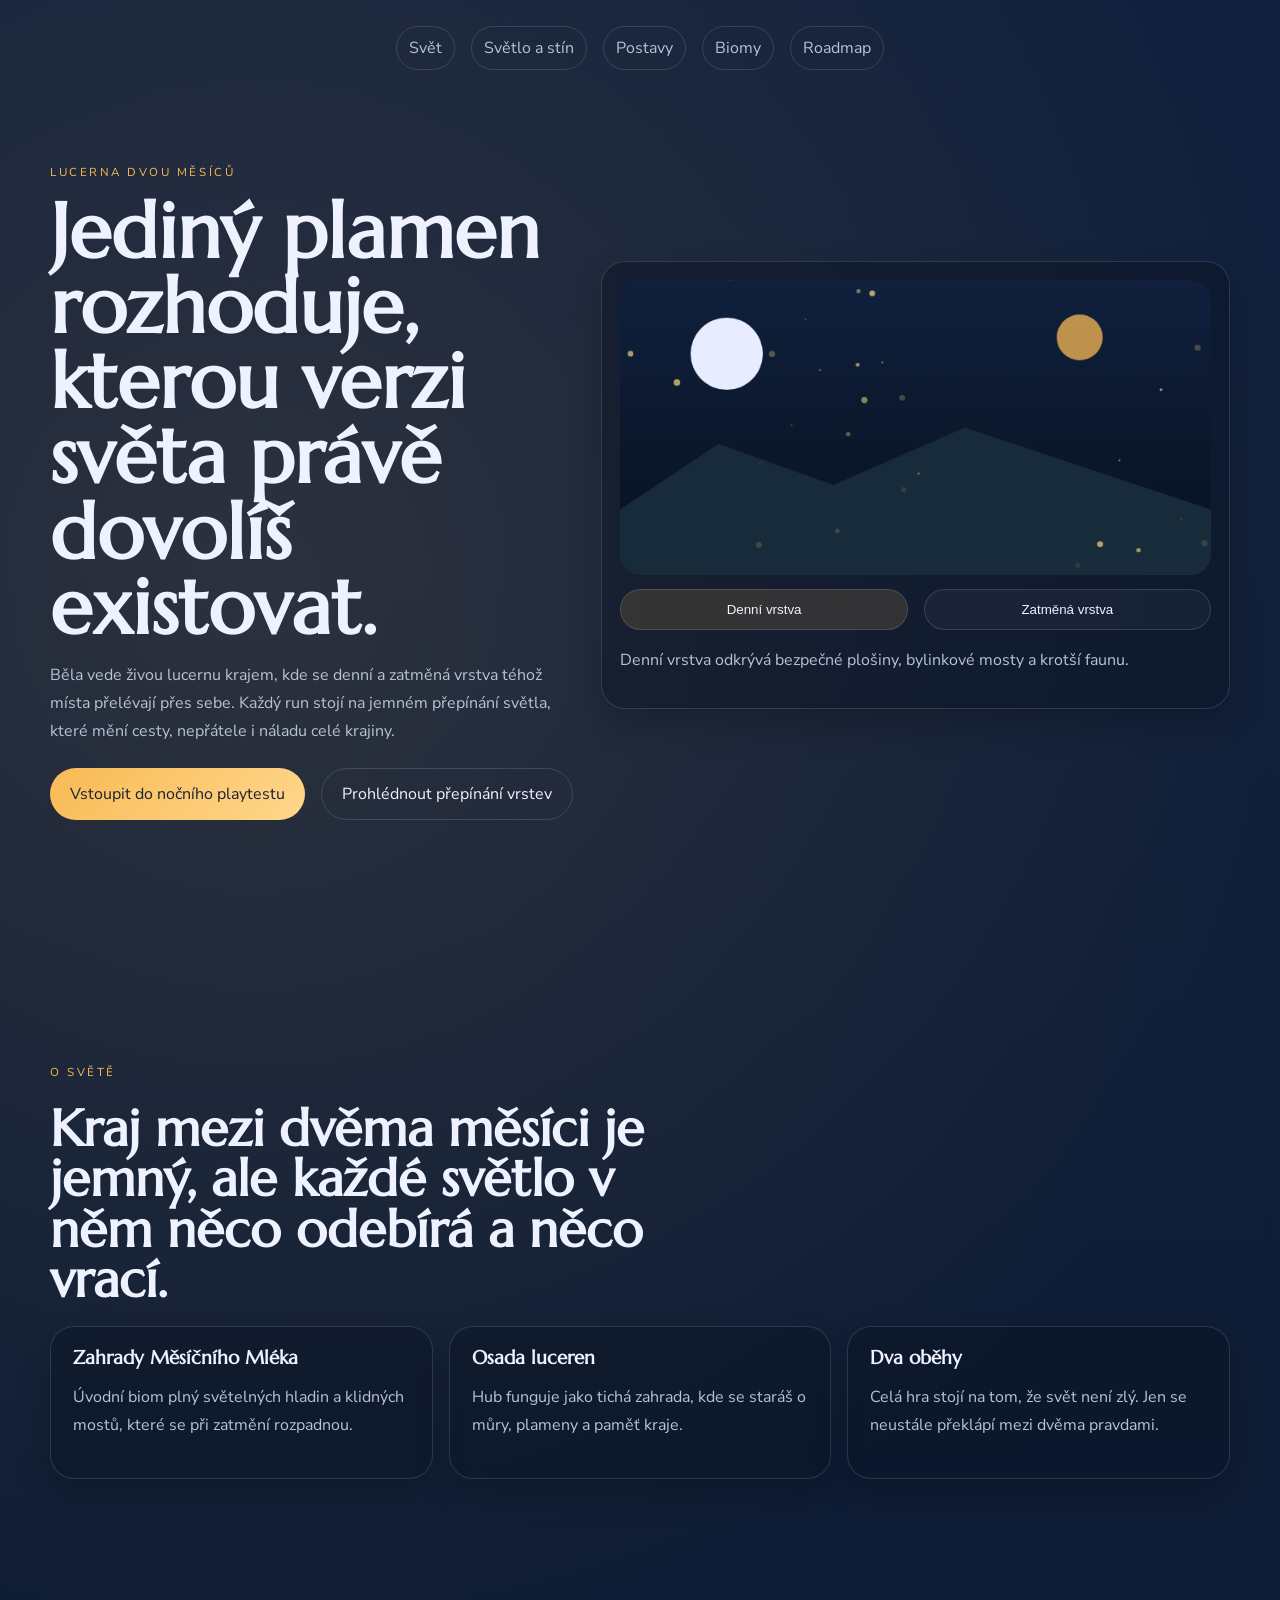
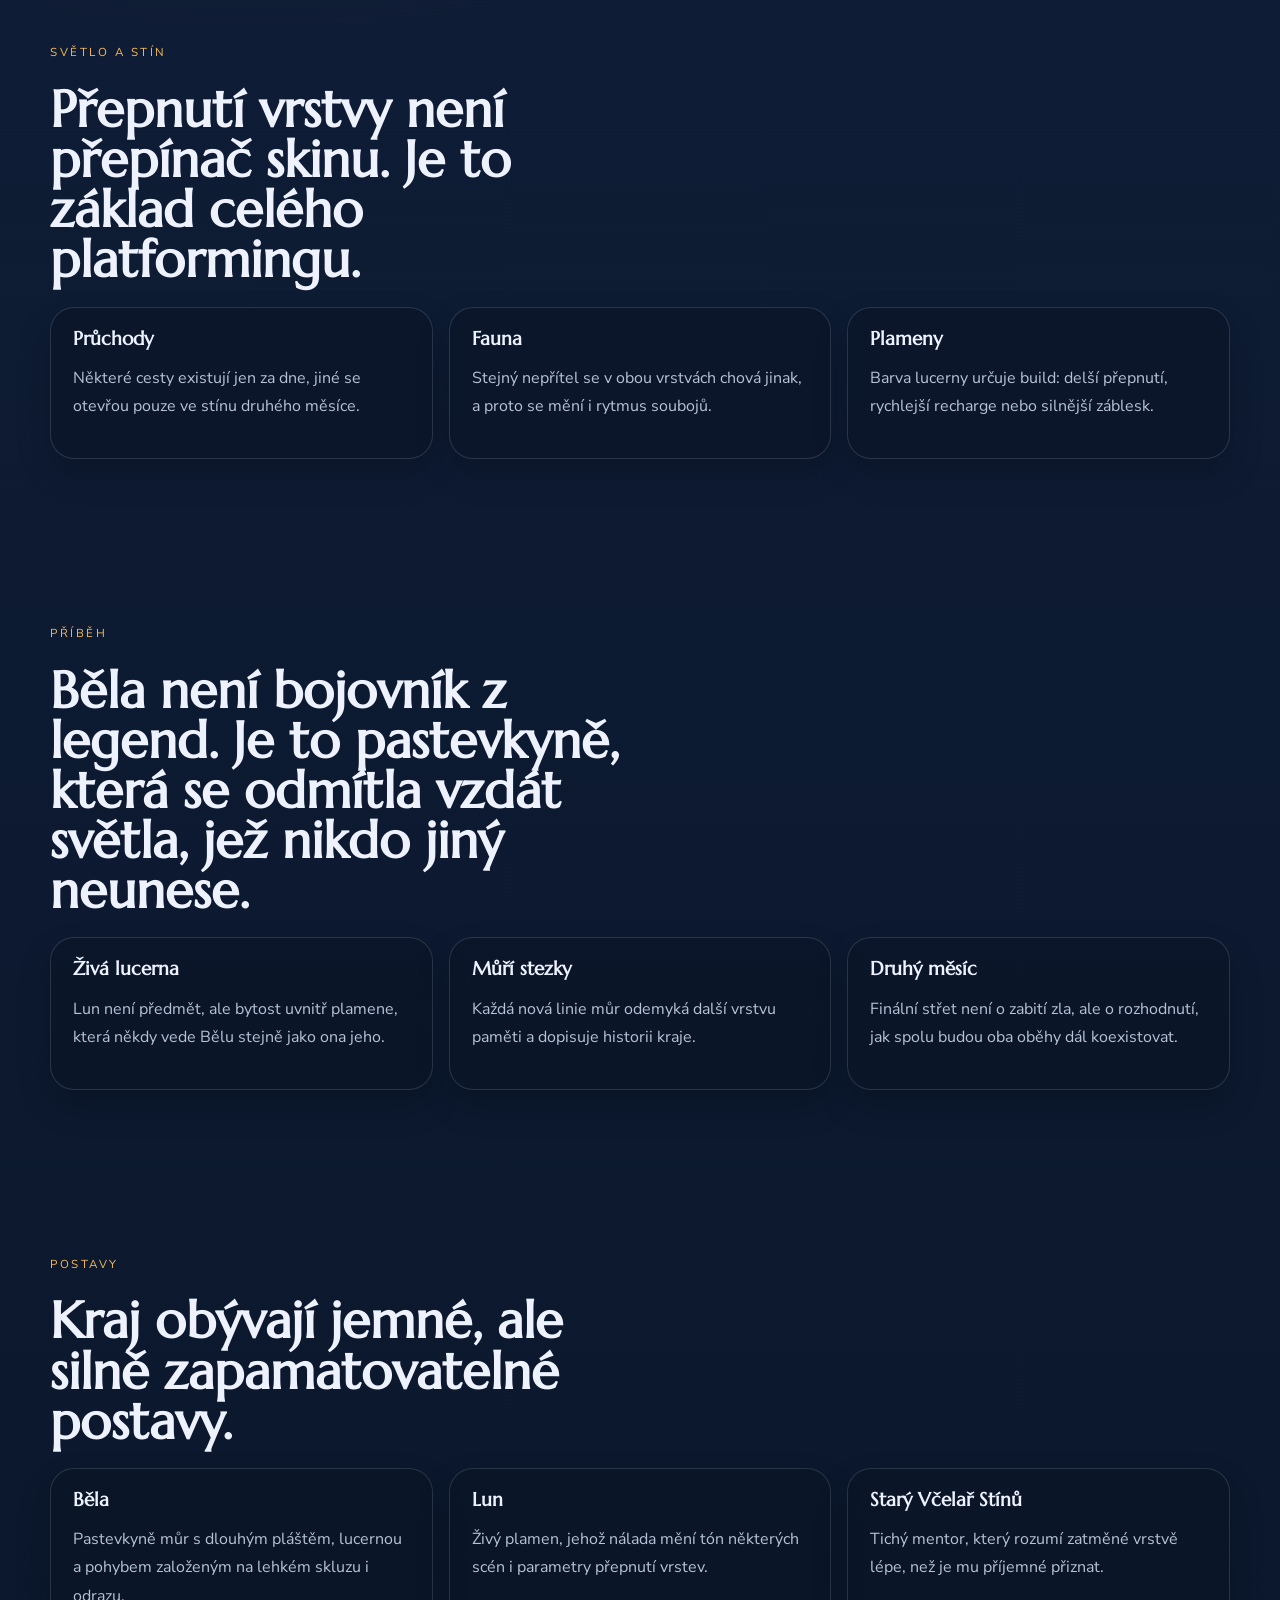
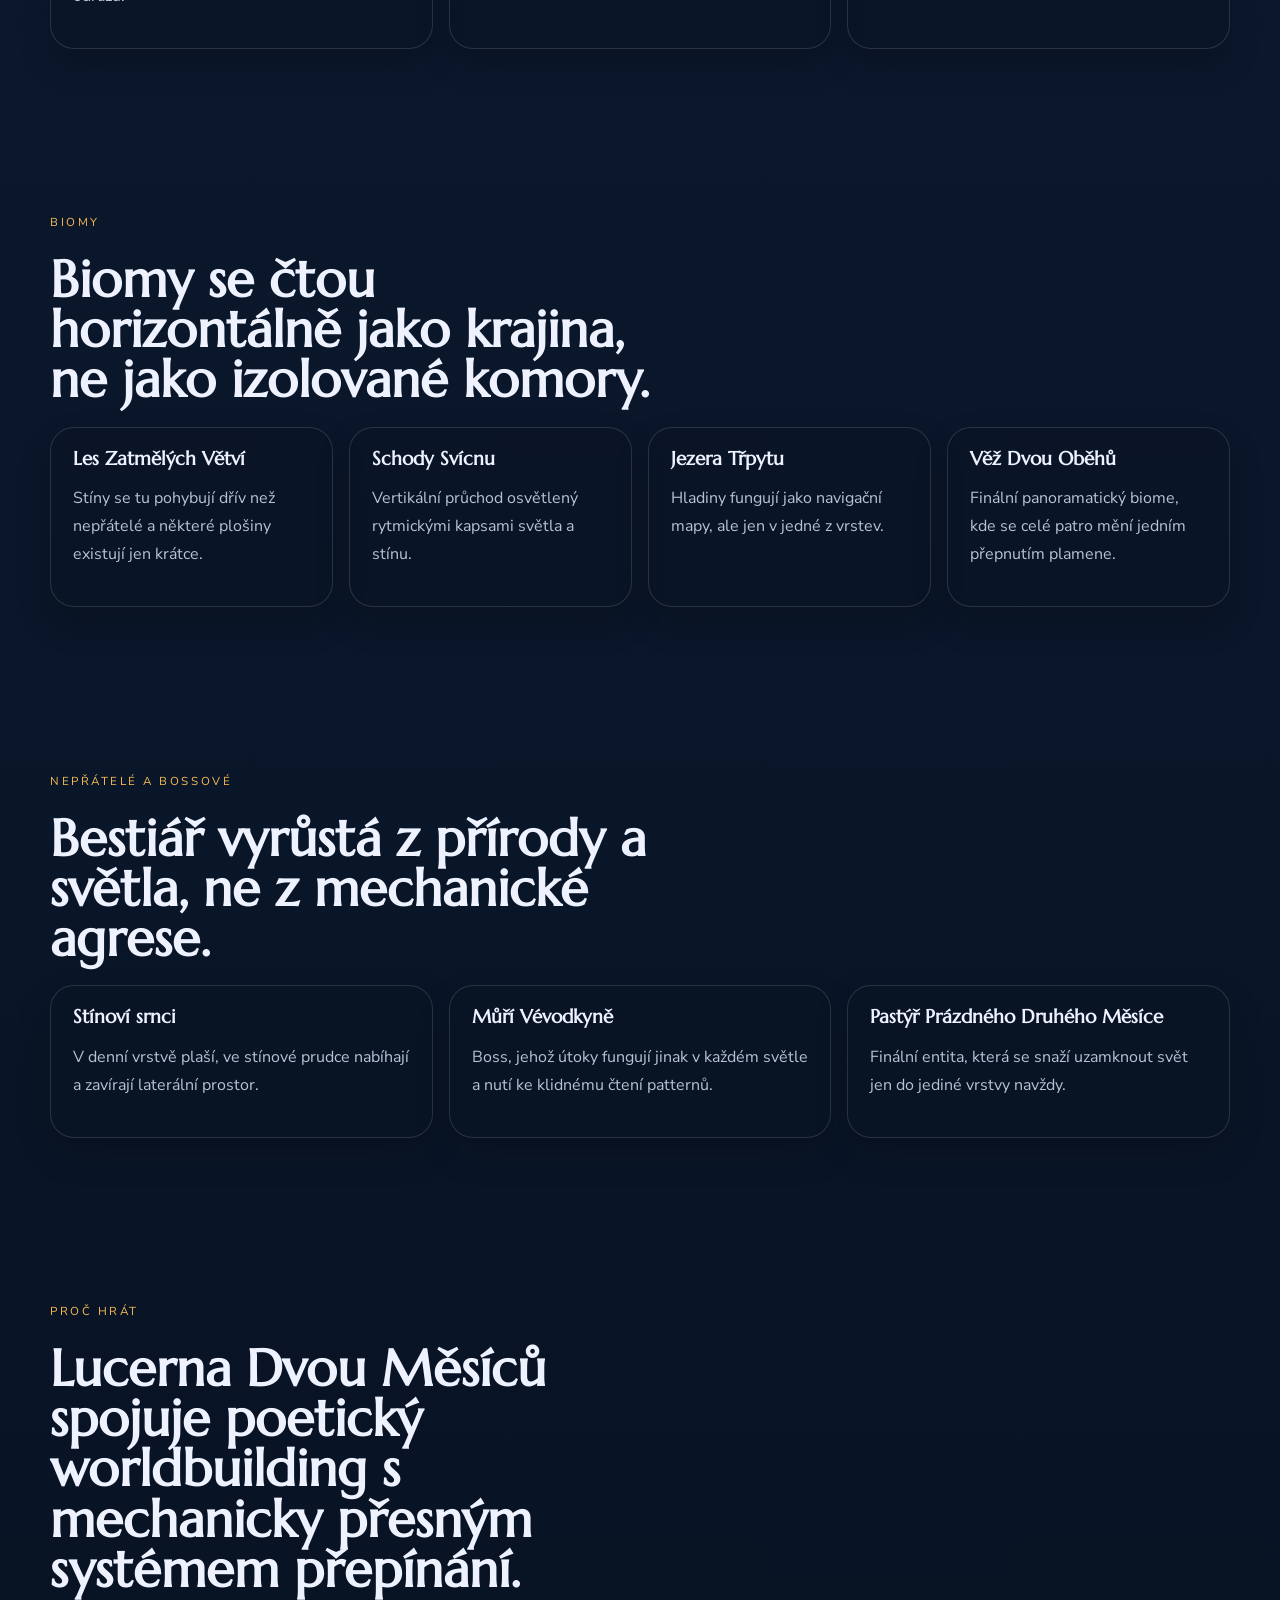
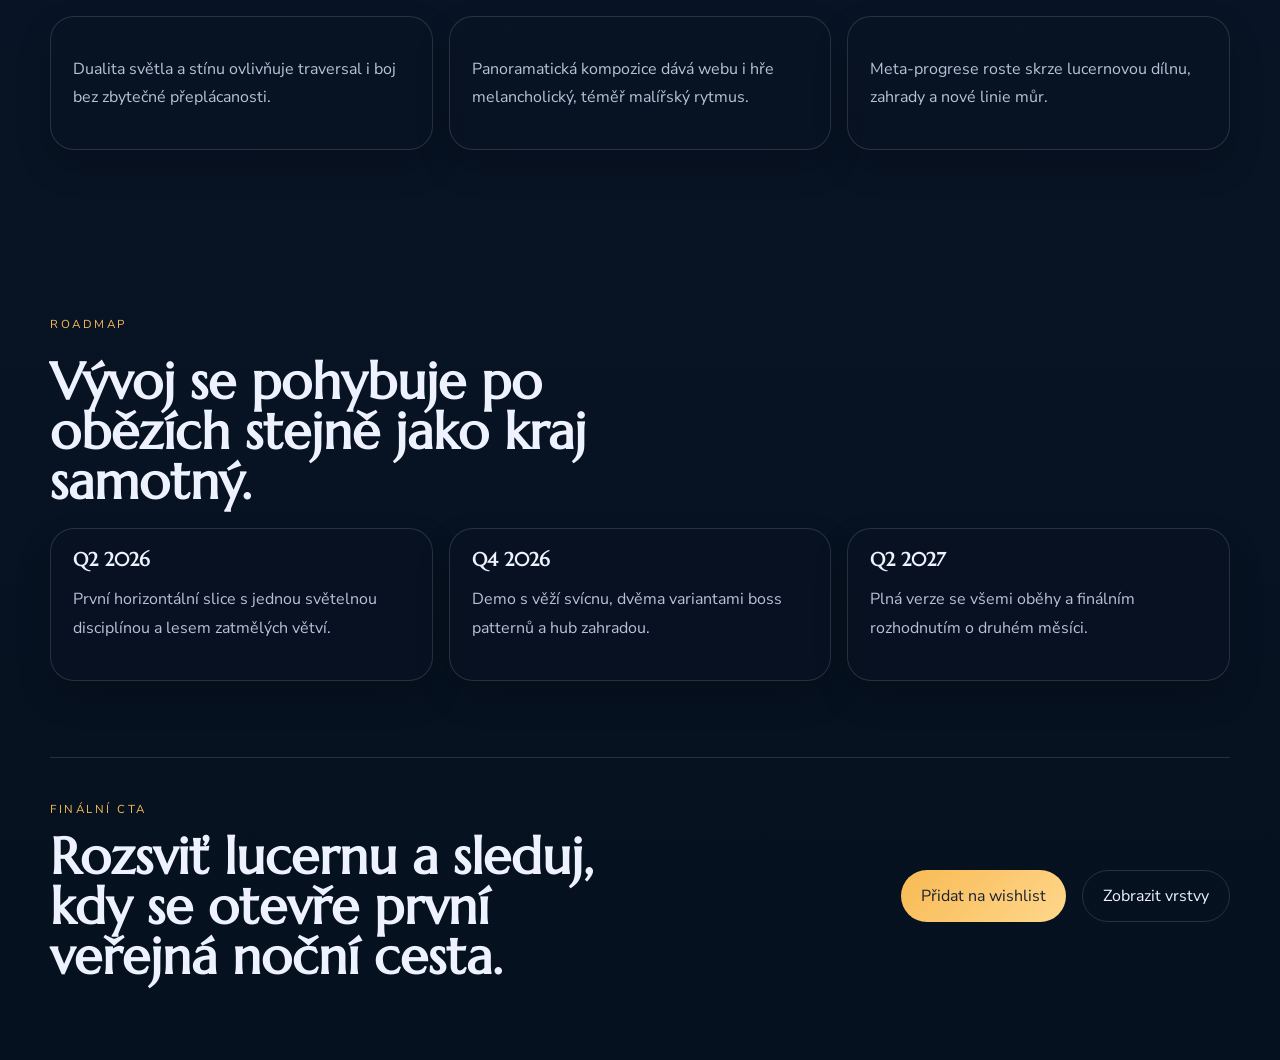
<file: mcdonalds-order-site/index.html>
<!DOCTYPE html>
<html lang="cs">
<head>
    <meta charset="UTF-8">
    <meta name="viewport" content="width=device-width, initial-scale=1.0">
    <title>Lucerna Dvou Měsíců</title>
    <meta name="description" content="Lucerna Dvou Měsíců je 2D platformer roguelike o pastevkyni můr, která přepíná světlo a stín jedním plamenem.">
    <link rel="stylesheet" href="styles.css">
    <script src="script.js" defer></script>
    <script src="script2Dgame.js" defer></script>
</head>
<body>
    <header class="hero" id="hero">
        <div class="lantern-nav">
            <a href="#svet">Svět</a>
            <a href="#svetlo">Světlo a stín</a>
            <a href="#postavy">Postavy</a>
            <a href="#biomy">Biomy</a>
            <a href="#roadmap">Roadmap</a>
        </div>

        <div class="panorama">
            <div class="hero-copy">
                <p class="eyebrow">Lucerna Dvou Měsíců</p>
                <h1>Jediný plamen rozhoduje, kterou verzi světa právě dovolíš existovat.</h1>
                <p>
                    Běla vede živou lucernu krajem, kde se denní a zatměná vrstva téhož místa přelévají přes sebe.
                    Každý run stojí na jemném přepínání světla, které mění cesty, nepřátele i náladu celé krajiny.
                </p>
                <div class="hero-actions">
                    <a class="button primary" href="#cta">Vstoupit do nočního playtestu</a>
                    <a class="button secondary" href="#svetlo">Prohlédnout přepínání vrstev</a>
                </div>
            </div>

            <div class="moon-stage">
                <canvas id="moon-canvas" width="720" height="360" aria-label="Panoramatická scéna se dvěma měsíci"></canvas>
                <div class="moon-switches">
                    <button type="button" class="moon active" data-copy="Denní vrstva odkrývá bezpečné plošiny, bylinkové mosty a krotší faunu.">Denní vrstva</button>
                    <button type="button" class="moon" data-copy="Zatměná vrstva otevírá stínové průchody, ale mění nepřátele v agresivnější varianty.">Zatměná vrstva</button>
                </div>
                <p class="moon-copy" id="moon-copy">Denní vrstva odkrývá bezpečné plošiny, bylinkové mosty a krotší faunu.</p>
            </div>
        </div>
    </header>

    <main>
        <section class="section world" id="svet">
            <div class="section-heading">
                <p class="eyebrow">O světě</p>
                <h2>Kraj mezi dvěma měsíci je jemný, ale každé světlo v něm něco odebírá a něco vrací.</h2>
            </div>
            <div class="glow-grid">
                <article><h3>Zahrady Měsíčního Mléka</h3><p>Úvodní biom plný světelných hladin a klidných mostů, které se při zatmění rozpadnou.</p></article>
                <article><h3>Osada luceren</h3><p>Hub funguje jako tichá zahrada, kde se staráš o můry, plameny a paměť kraje.</p></article>
                <article><h3>Dva oběhy</h3><p>Celá hra stojí na tom, že svět není zlý. Jen se neustále překlápí mezi dvěma pravdami.</p></article>
            </div>
        </section>

        <section class="section light" id="svetlo">
            <div class="section-heading">
                <p class="eyebrow">Světlo a stín</p>
                <h2>Přepnutí vrstvy není přepínač skinu. Je to základ celého platformingu.</h2>
            </div>
            <div class="glow-grid">
                <article><h3>Průchody</h3><p>Některé cesty existují jen za dne, jiné se otevřou pouze ve stínu druhého měsíce.</p></article>
                <article><h3>Fauna</h3><p>Stejný nepřítel se v obou vrstvách chová jinak, a proto se mění i rytmus soubojů.</p></article>
                <article><h3>Plameny</h3><p>Barva lucerny určuje build: delší přepnutí, rychlejší recharge nebo silnější záblesk.</p></article>
            </div>
        </section>

        <section class="section story" id="pribeh">
            <div class="section-heading">
                <p class="eyebrow">Příběh</p>
                <h2>Běla není bojovník z legend. Je to pastevkyně, která se odmítla vzdát světla, jež nikdo jiný neunese.</h2>
            </div>
            <div class="glow-grid">
                <article><h3>Živá lucerna</h3><p>Lun není předmět, ale bytost uvnitř plamene, která někdy vede Bělu stejně jako ona jeho.</p></article>
                <article><h3>Můří stezky</h3><p>Každá nová linie můr odemyká další vrstvu paměti a dopisuje historii kraje.</p></article>
                <article><h3>Druhý měsíc</h3><p>Finální střet není o zabití zla, ale o rozhodnutí, jak spolu budou oba oběhy dál koexistovat.</p></article>
            </div>
        </section>

        <section class="section cast" id="postavy">
            <div class="section-heading">
                <p class="eyebrow">Postavy</p>
                <h2>Kraj obývají jemné, ale silně zapamatovatelné postavy.</h2>
            </div>
            <div class="glow-grid">
                <article><h3>Běla</h3><p>Pastevkyně můr s dlouhým pláštěm, lucernou a pohybem založeným na lehkém skluzu i odrazu.</p></article>
                <article><h3>Lun</h3><p>Živý plamen, jehož nálada mění tón některých scén i parametry přepnutí vrstev.</p></article>
                <article><h3>Starý Včelař Stínů</h3><p>Tichý mentor, který rozumí zatměné vrstvě lépe, než je mu příjemné přiznat.</p></article>
            </div>
        </section>

        <section class="section biomes" id="biomy">
            <div class="section-heading">
                <p class="eyebrow">Biomy</p>
                <h2>Biomy se čtou horizontálně jako krajina, ne jako izolované komory.</h2>
            </div>
            <div class="glow-grid four">
                <article><h3>Les Zatmělých Větví</h3><p>Stíny se tu pohybují dřív než nepřátelé a některé plošiny existují jen krátce.</p></article>
                <article><h3>Schody Svícnu</h3><p>Vertikální průchod osvětlený rytmickými kapsami světla a stínu.</p></article>
                <article><h3>Jezera Třpytu</h3><p>Hladiny fungují jako navigační mapy, ale jen v jedné z vrstev.</p></article>
                <article><h3>Věž Dvou Oběhů</h3><p>Finální panoramatický biome, kde se celé patro mění jedním přepnutím plamene.</p></article>
            </div>
        </section>

        <section class="section enemies" id="nepratele">
            <div class="section-heading">
                <p class="eyebrow">Nepřátelé a bossové</p>
                <h2>Bestiář vyrůstá z přírody a světla, ne z mechanické agrese.</h2>
            </div>
            <div class="glow-grid">
                <article><h3>Stínoví srnci</h3><p>V denní vrstvě plaší, ve stínové prudce nabíhají a zavírají laterální prostor.</p></article>
                <article><h3>Můří Vévodkyně</h3><p>Boss, jehož útoky fungují jinak v každém světle a nutí ke klidnému čtení patternů.</p></article>
                <article><h3>Pastýř Prázdného Druhého Měsíce</h3><p>Finální entita, která se snaží uzamknout svět jen do jediné vrstvy navždy.</p></article>
            </div>
        </section>

        <section class="section reasons" id="proc">
            <div class="section-heading">
                <p class="eyebrow">Proč hrát</p>
                <h2>Lucerna Dvou Měsíců spojuje poetický worldbuilding s mechanicky přesným systémem přepínání.</h2>
            </div>
            <div class="glow-grid">
                <article><p>Dualita světla a stínu ovlivňuje traversal i boj bez zbytečné přeplácanosti.</p></article>
                <article><p>Panoramatická kompozice dává webu i hře melancholický, téměř malířský rytmus.</p></article>
                <article><p>Meta-progrese roste skrze lucernovou dílnu, zahrady a nové linie můr.</p></article>
            </div>
        </section>

        <section class="section roadmap" id="roadmap">
            <div class="section-heading">
                <p class="eyebrow">Roadmap</p>
                <h2>Vývoj se pohybuje po obězích stejně jako kraj samotný.</h2>
            </div>
            <div class="glow-grid">
                <article><h3>Q2 2026</h3><p>První horizontální slice s jednou světelnou disciplínou a lesem zatmělých větví.</p></article>
                <article><h3>Q4 2026</h3><p>Demo s věží svícnu, dvěma variantami boss patternů a hub zahradou.</p></article>
                <article><h3>Q2 2027</h3><p>Plná verze se všemi oběhy a finálním rozhodnutím o druhém měsíci.</p></article>
            </div>
        </section>
    </main>

    <footer class="footer-cta" id="cta">
        <div>
            <p class="eyebrow">Finální CTA</p>
            <h2>Rozsviť lucernu a sleduj, kdy se otevře první veřejná noční cesta.</h2>
        </div>
        <div class="hero-actions">
            <a class="button primary" href="#hero">Přidat na wishlist</a>
            <a class="button secondary" href="#svetlo">Zobrazit vrstvy</a>
        </div>
    </footer>
</body>
</html>
</file>
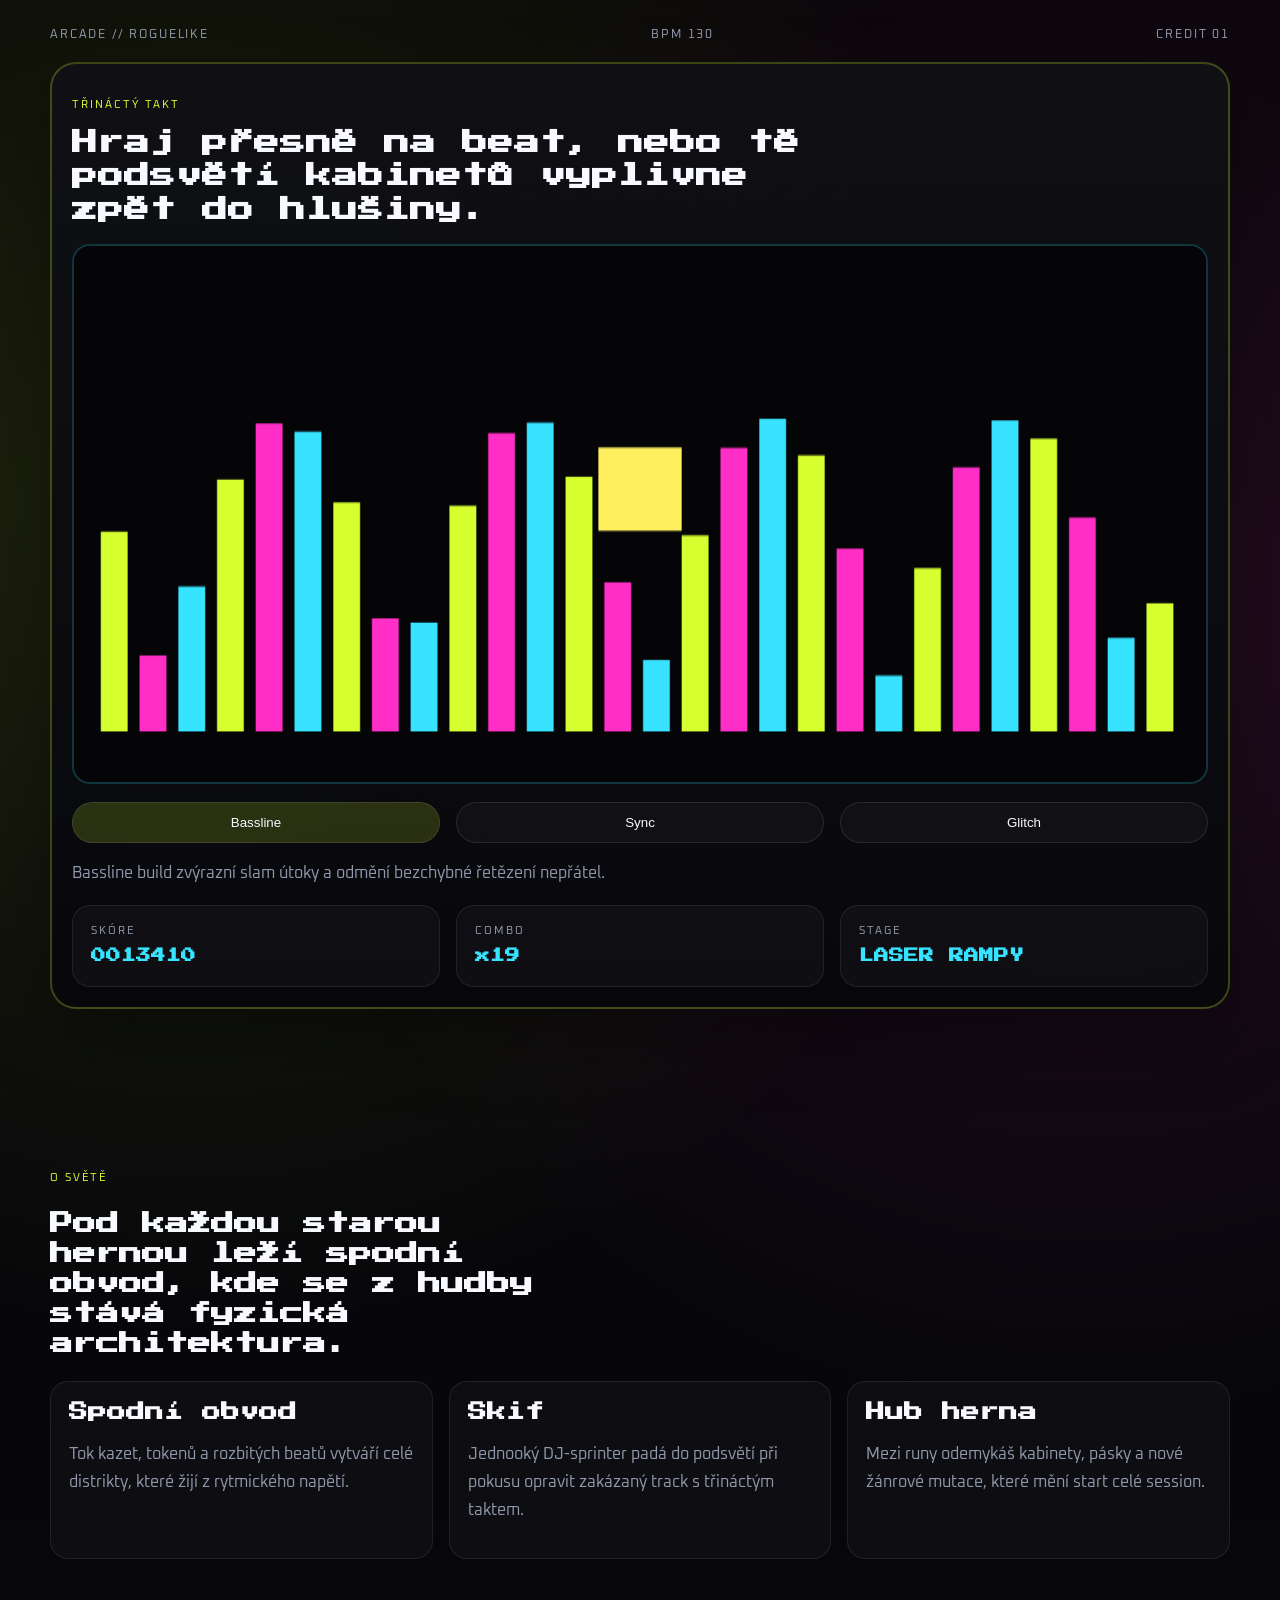
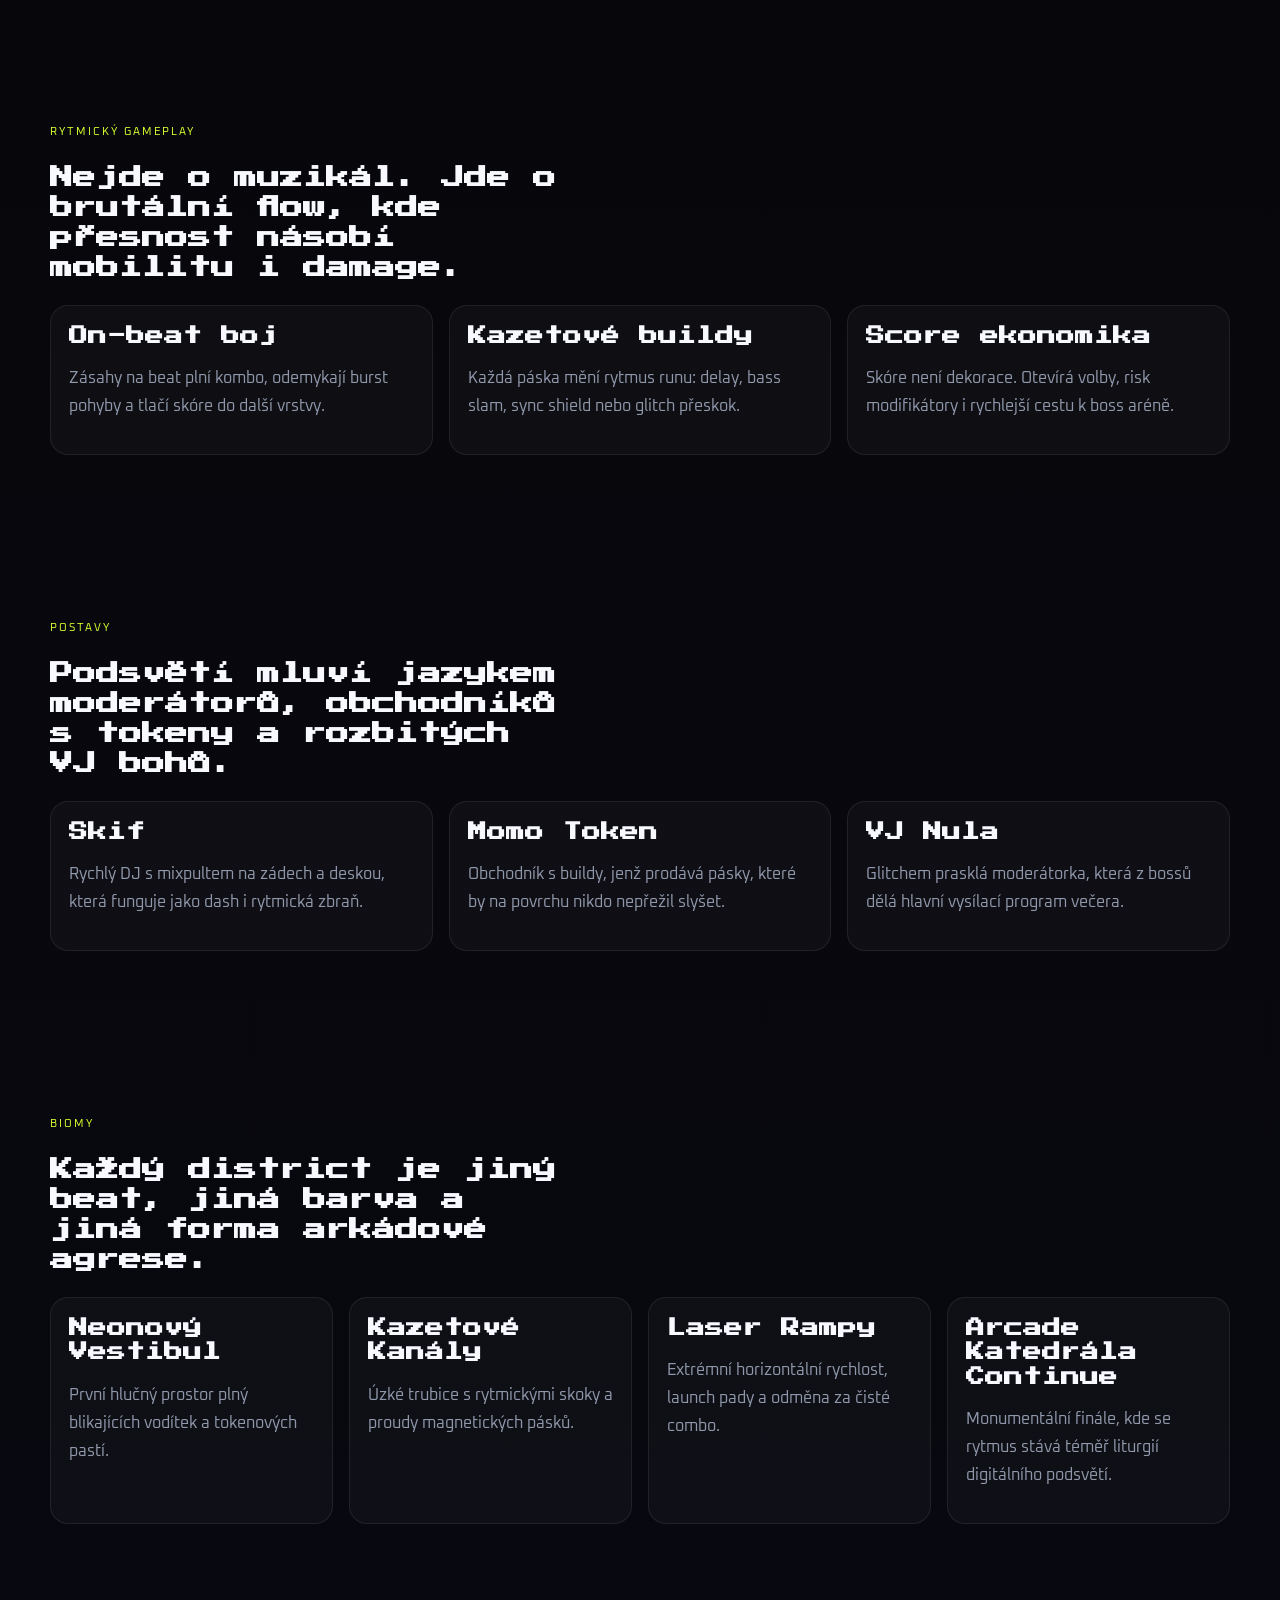
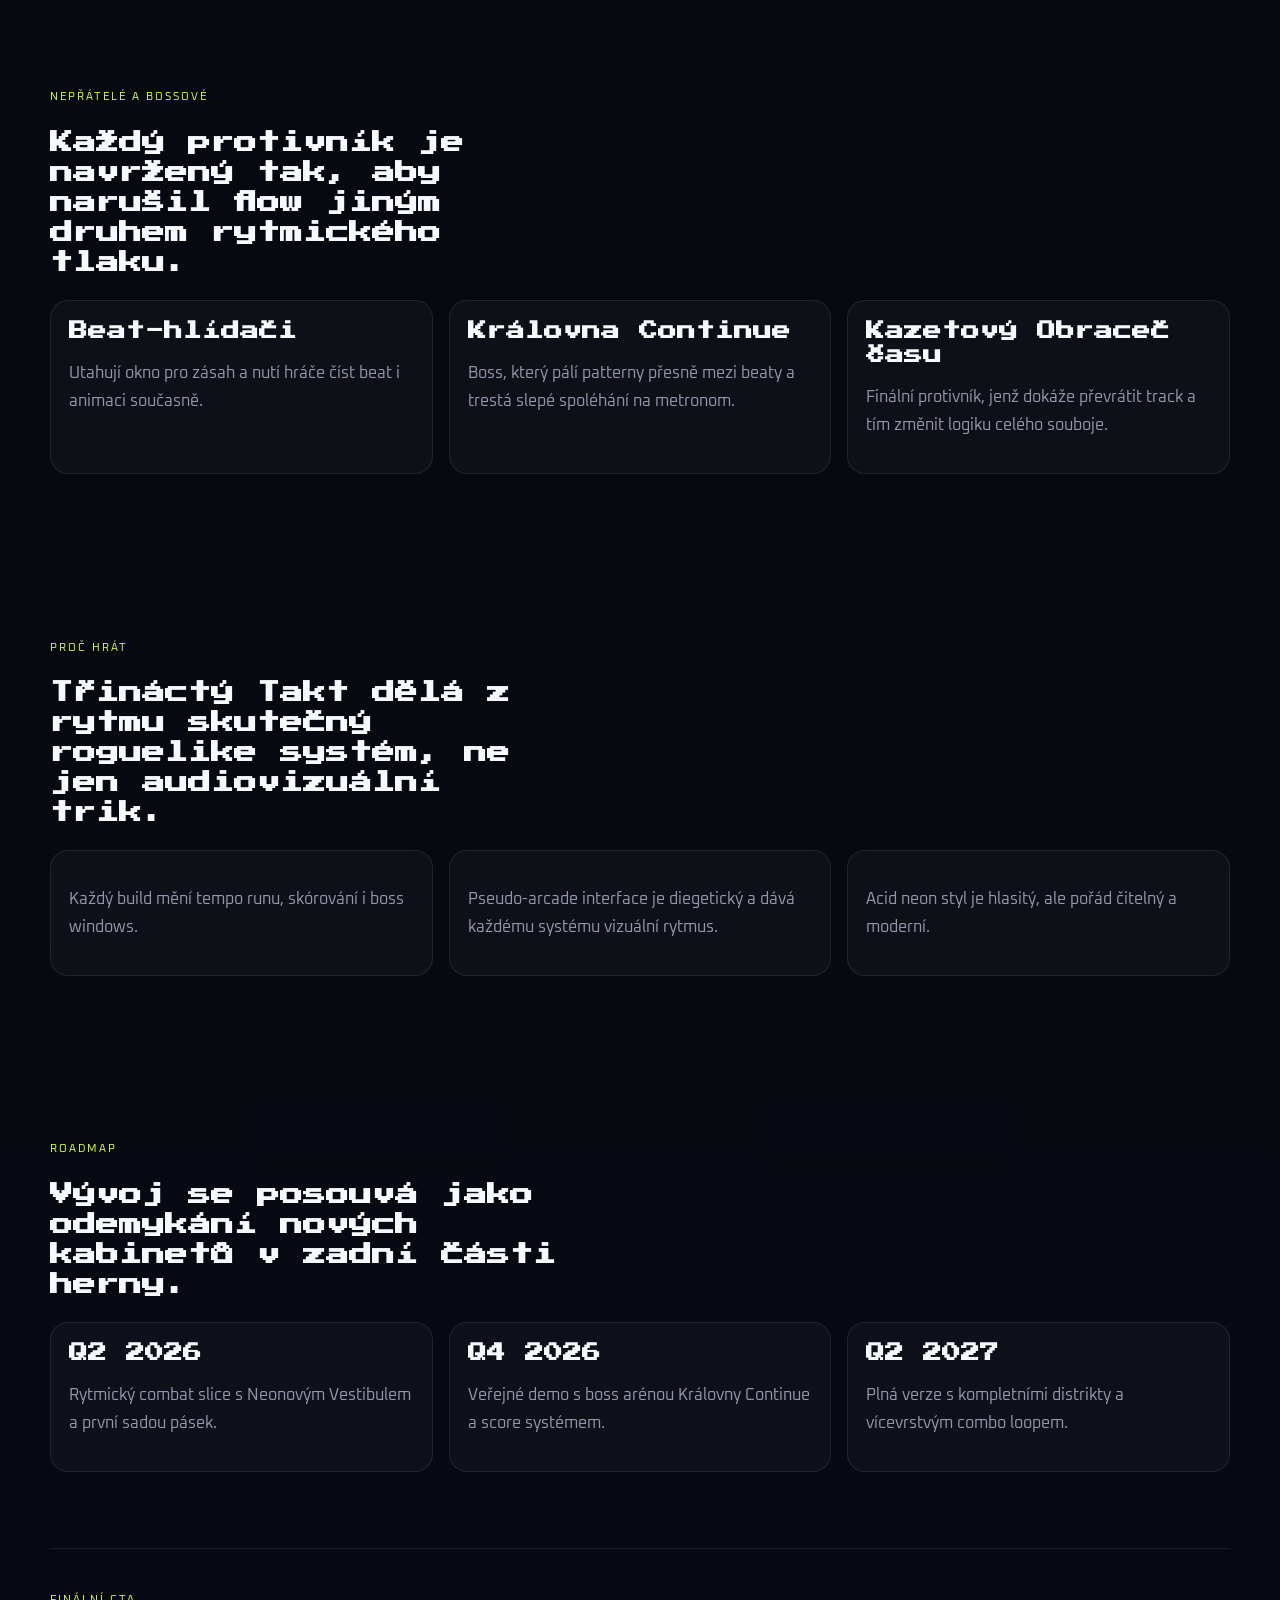
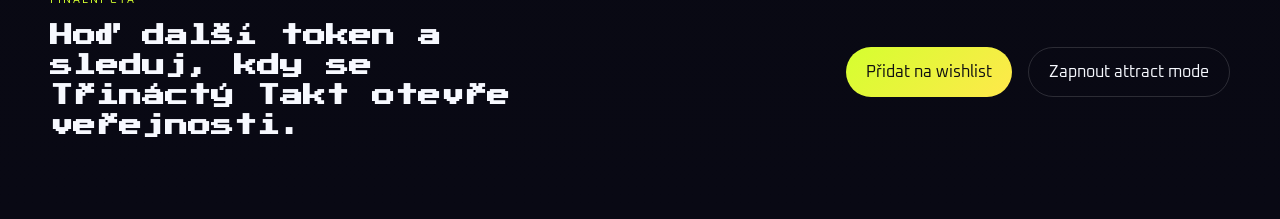
<file: musical-instruments-site/index.html>
<!DOCTYPE html>
<html lang="cs">
<head>
    <meta charset="UTF-8">
    <meta name="viewport" content="width=device-width, initial-scale=1.0">
    <title>Třináctý Takt</title>
    <meta name="description" content="Třináctý Takt je 2D platformer roguelike, kde boj i pohyb sílí, když hráč hraje na beat.">
    <link rel="stylesheet" href="styles.css">
    <script src="script.js" defer></script>
    <script src="script2Dgame.js" defer></script>
</head>
<body>
    <header class="hero" id="hero">
        <div class="hud-strip">
            <span>ARCADE // ROGUELIKE</span>
            <span>BPM 130</span>
            <span>CREDIT 01</span>
        </div>

        <div class="cabinet">
            <div class="marquee">
                <p class="eyebrow">Třináctý Takt</p>
                <h1>Hraj přesně na beat, nebo tě podsvětí kabinetů vyplivne zpět do hlušiny.</h1>
            </div>
            <canvas id="arcade-canvas" width="760" height="360" aria-label="Animovaný arkádový displej"></canvas>
            <div class="track-pills">
                <button type="button" class="track active" data-copy="Bassline build zvýrazní slam útoky a odmění bezchybné řetězení nepřátel.">Bassline</button>
                <button type="button" class="track" data-copy="Sync build drží delší kombo, posiluje dash a trestá chyby tvrdším rozpadem skóre.">Sync</button>
                <button type="button" class="track" data-copy="Glitch build láme patterny bossů a vytváří nečekané rytmické mezery pro útok.">Glitch</button>
            </div>
            <p class="track-copy" id="track-copy">Bassline build zvýrazní slam útoky a odmění bezchybné řetězení nepřátel.</p>
            <div class="score-row">
                <article><span>SKÓRE</span><strong id="score">0013270</strong></article>
                <article><span>COMBO</span><strong id="combo">x18</strong></article>
                <article><span>STAGE</span><strong>LASER RAMPY</strong></article>
            </div>
        </div>
    </header>

    <main>
        <section class="section world" id="svet">
            <div class="section-heading">
                <p class="eyebrow">O světě</p>
                <h2>Pod každou starou hernou leží spodní obvod, kde se z hudby stává fyzická architektura.</h2>
            </div>
            <div class="grid-three">
                <article><h3>Spodní obvod</h3><p>Tok kazet, tokenů a rozbitých beatů vytváří celé distrikty, které žijí z rytmického napětí.</p></article>
                <article><h3>Skif</h3><p>Jednooký DJ-sprinter padá do podsvětí při pokusu opravit zakázaný track s třináctým taktem.</p></article>
                <article><h3>Hub herna</h3><p>Mezi runy odemykáš kabinety, pásky a nové žánrové mutace, které mění start celé session.</p></article>
            </div>
        </section>

        <section class="section systems" id="hook">
            <div class="section-heading">
                <p class="eyebrow">Rytmický gameplay</p>
                <h2>Nejde o muzikál. Jde o brutální flow, kde přesnost násobí mobilitu i damage.</h2>
            </div>
            <div class="grid-three">
                <article><h3>On-beat boj</h3><p>Zásahy na beat plní kombo, odemykají burst pohyby a tlačí skóre do další vrstvy.</p></article>
                <article><h3>Kazetové buildy</h3><p>Každá páska mění rytmus runu: delay, bass slam, sync shield nebo glitch přeskok.</p></article>
                <article><h3>Score ekonomika</h3><p>Skóre není dekorace. Otevírá volby, risk modifikátory i rychlejší cestu k boss aréně.</p></article>
            </div>
        </section>

        <section class="section cast" id="postavy">
            <div class="section-heading">
                <p class="eyebrow">Postavy</p>
                <h2>Podsvětí mluví jazykem moderátorů, obchodníků s tokeny a rozbitých VJ bohů.</h2>
            </div>
            <div class="grid-three">
                <article><h3>Skif</h3><p>Rychlý DJ s mixpultem na zádech a deskou, která funguje jako dash i rytmická zbraň.</p></article>
                <article><h3>Momo Token</h3><p>Obchodník s buildy, jenž prodává pásky, které by na povrchu nikdo nepřežil slyšet.</p></article>
                <article><h3>VJ Nula</h3><p>Glitchem prasklá moderátorka, která z bossů dělá hlavní vysílací program večera.</p></article>
            </div>
        </section>

        <section class="section biomes" id="biomy">
            <div class="section-heading">
                <p class="eyebrow">Biomy</p>
                <h2>Každý district je jiný beat, jiná barva a jiná forma arkádové agrese.</h2>
            </div>
            <div class="grid-four">
                <article><h3>Neonový Vestibul</h3><p>První hlučný prostor plný blikajících vodítek a tokenových pastí.</p></article>
                <article><h3>Kazetové Kanály</h3><p>Úzké trubice s rytmickými skoky a proudy magnetických pásků.</p></article>
                <article><h3>Laser Rampy</h3><p>Extrémní horizontální rychlost, launch pady a odměna za čisté combo.</p></article>
                <article><h3>Arcade Katedrála Continue</h3><p>Monumentální finále, kde se rytmus stává téměř liturgií digitálního podsvětí.</p></article>
            </div>
        </section>

        <section class="section enemies" id="nepratele">
            <div class="section-heading">
                <p class="eyebrow">Nepřátelé a bossové</p>
                <h2>Každý protivník je navržený tak, aby narušil flow jiným druhem rytmického tlaku.</h2>
            </div>
            <div class="grid-three">
                <article><h3>Beat-hlídači</h3><p>Utahují okno pro zásah a nutí hráče číst beat i animaci současně.</p></article>
                <article><h3>Královna Continue</h3><p>Boss, který pálí patterny přesně mezi beaty a trestá slepé spoléhání na metronom.</p></article>
                <article><h3>Kazetový Obraceč Času</h3><p>Finální protivník, jenž dokáže převrátit track a tím změnit logiku celého souboje.</p></article>
            </div>
        </section>

        <section class="section reasons" id="proc">
            <div class="section-heading">
                <p class="eyebrow">Proč hrát</p>
                <h2>Třináctý Takt dělá z rytmu skutečný roguelike systém, ne jen audiovizuální trik.</h2>
            </div>
            <div class="grid-three">
                <article><p>Každý build mění tempo runu, skórování i boss windows.</p></article>
                <article><p>Pseudo-arcade interface je diegetický a dává každému systému vizuální rytmus.</p></article>
                <article><p>Acid neon styl je hlasitý, ale pořád čitelný a moderní.</p></article>
            </div>
        </section>

        <section class="section roadmap" id="roadmap">
            <div class="section-heading">
                <p class="eyebrow">Roadmap</p>
                <h2>Vývoj se posouvá jako odemykání nových kabinetů v zadní části herny.</h2>
            </div>
            <div class="grid-three">
                <article><h3>Q2 2026</h3><p>Rytmický combat slice s Neonovým Vestibulem a první sadou pásek.</p></article>
                <article><h3>Q4 2026</h3><p>Veřejné demo s boss arénou Královny Continue a score systémem.</p></article>
                <article><h3>Q2 2027</h3><p>Plná verze s kompletními distrikty a vícevrstvým combo loopem.</p></article>
            </div>
        </section>
    </main>

    <footer class="footer-cta" id="cta">
        <div>
            <p class="eyebrow">Finální CTA</p>
            <h2>Hoď další token a sleduj, kdy se Třináctý Takt otevře veřejnosti.</h2>
        </div>
        <div class="hero-actions">
            <a class="button primary" href="#hero">Přidat na wishlist</a>
            <a class="button secondary" href="#hook">Zapnout attract mode</a>
        </div>
    </footer>
</body>
</html>
</file>
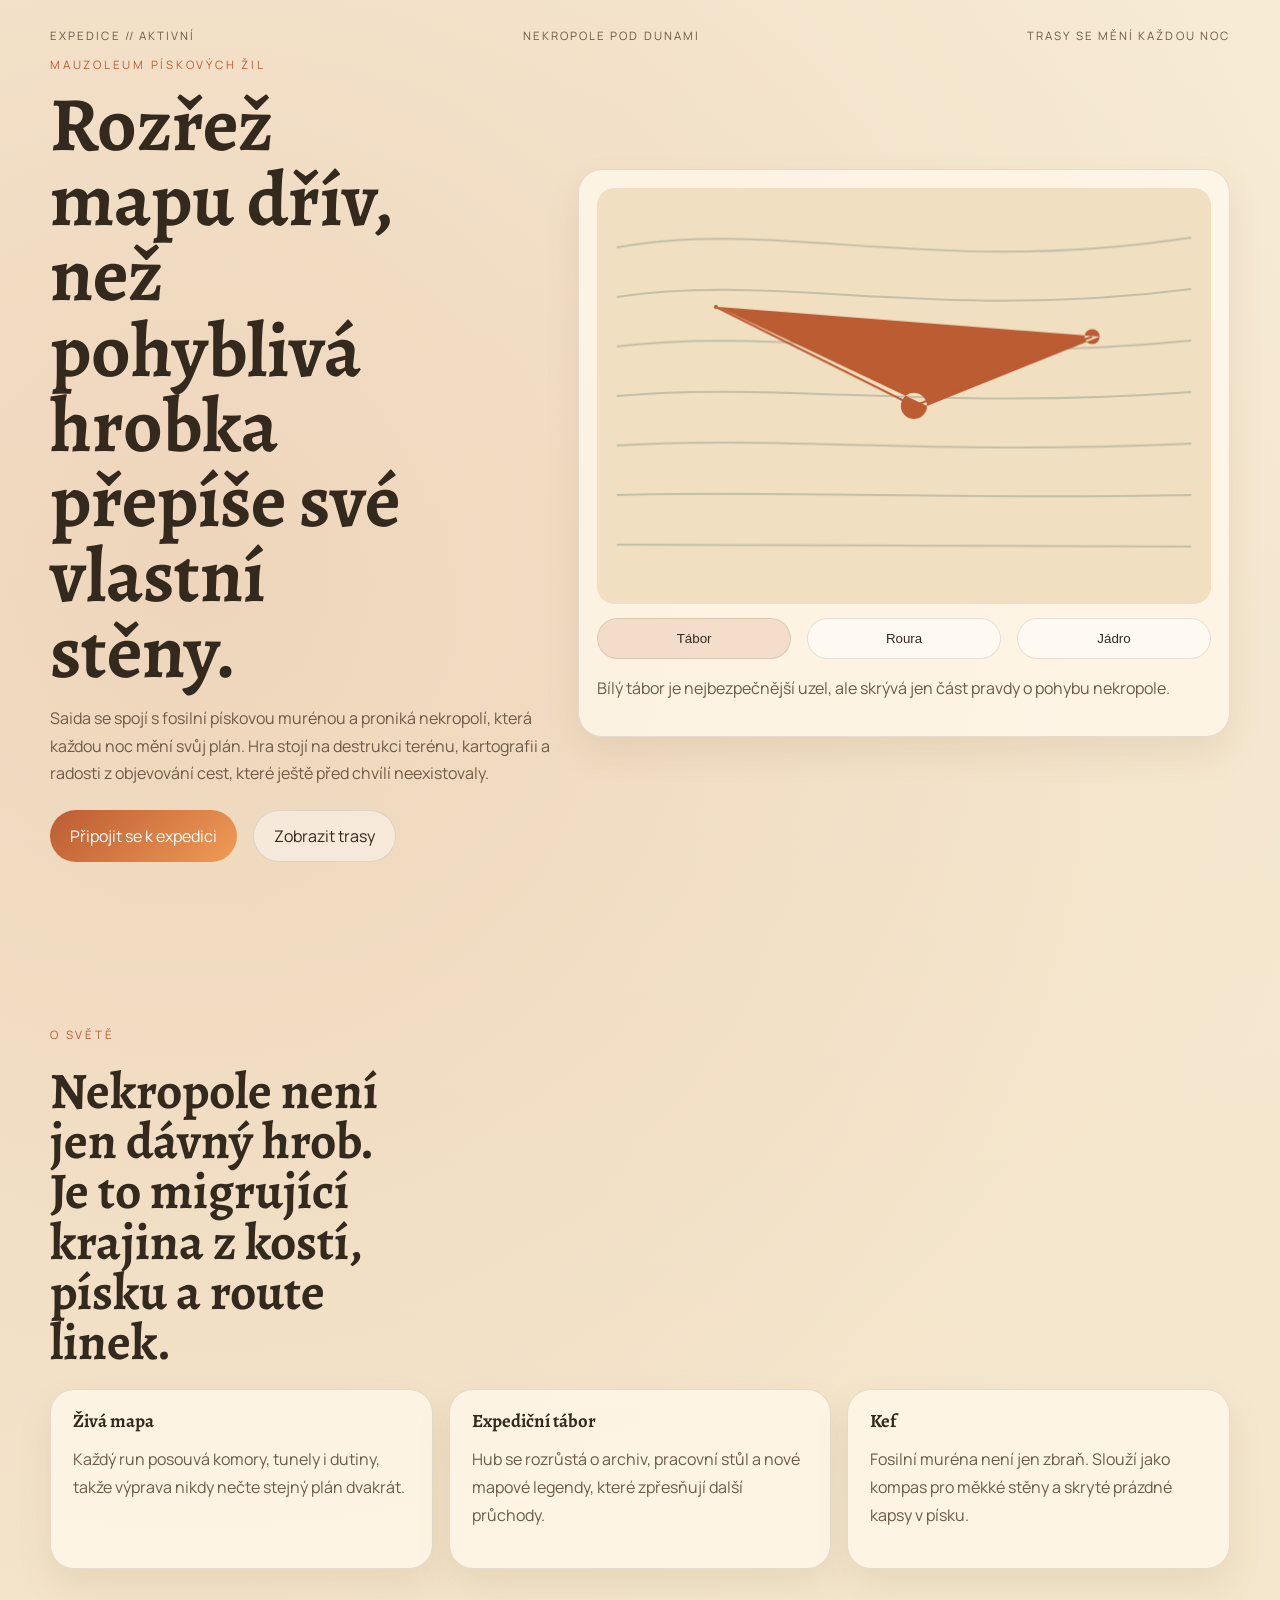
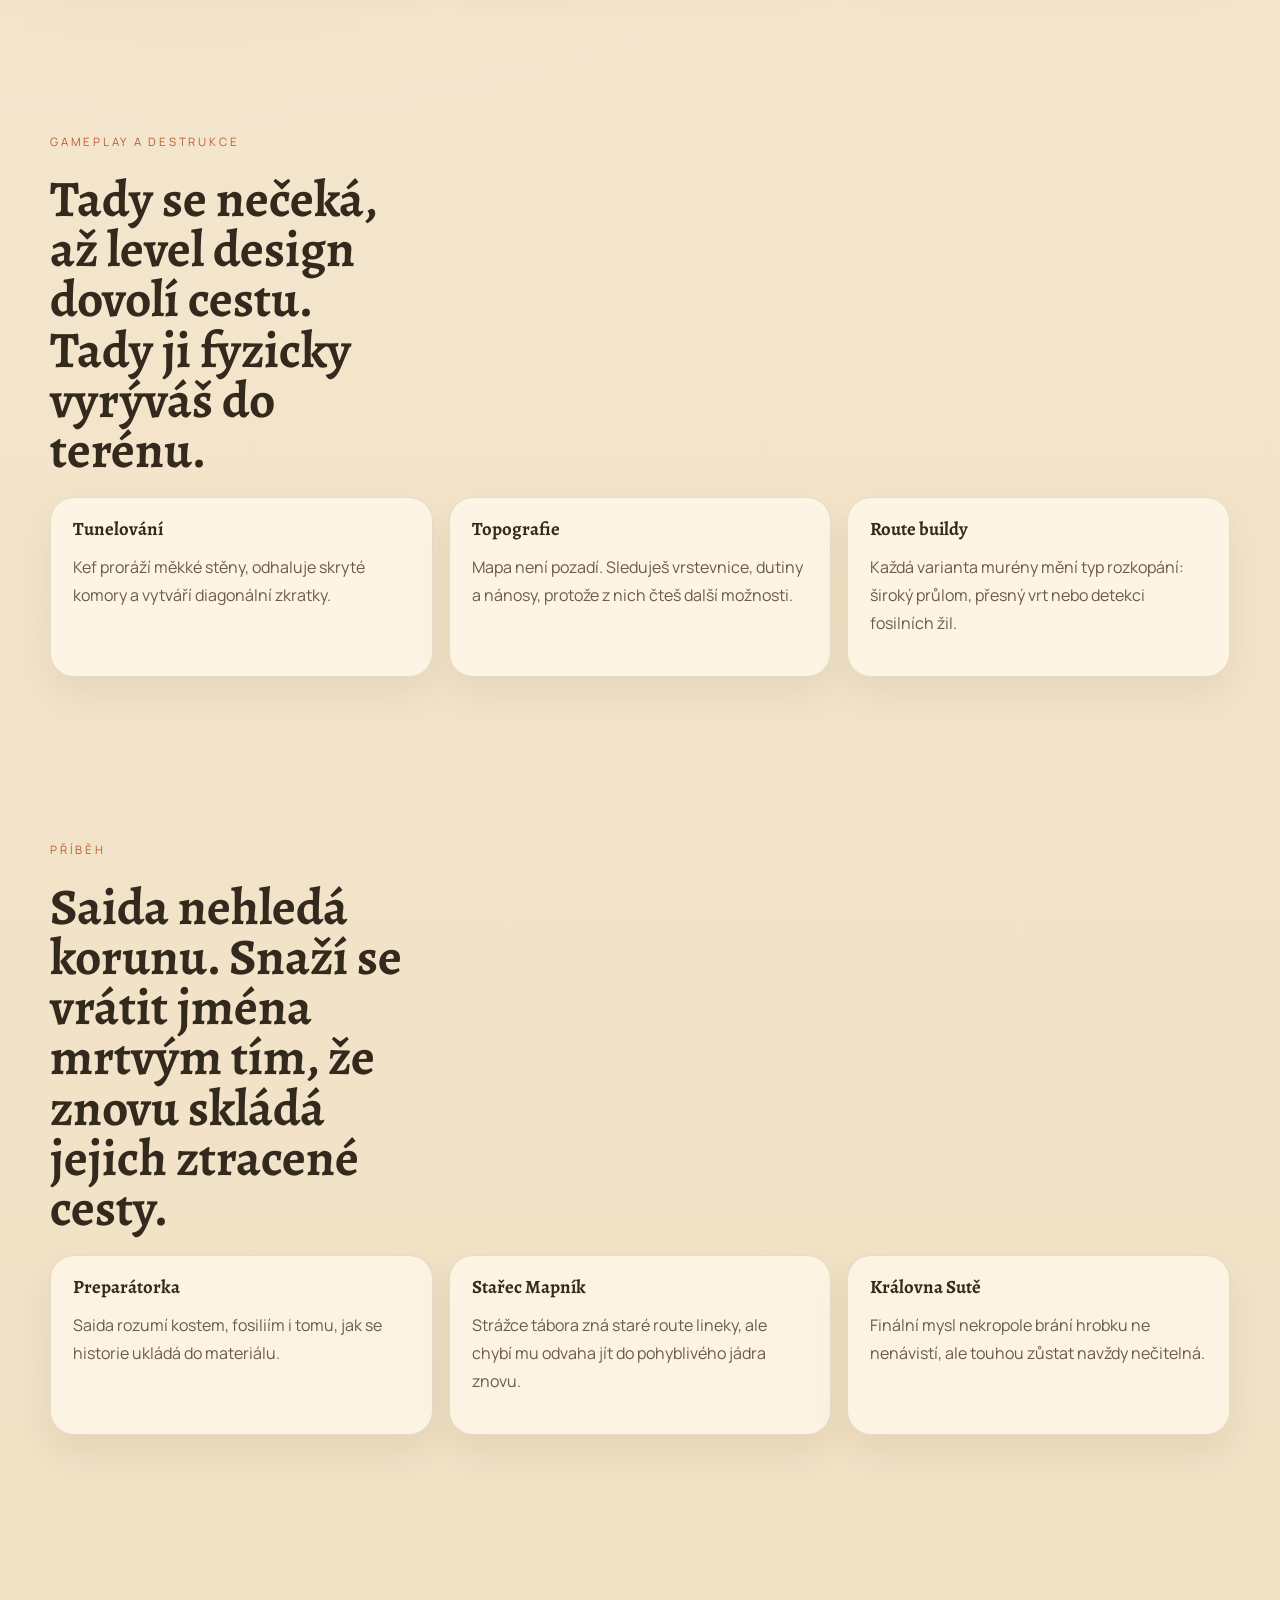
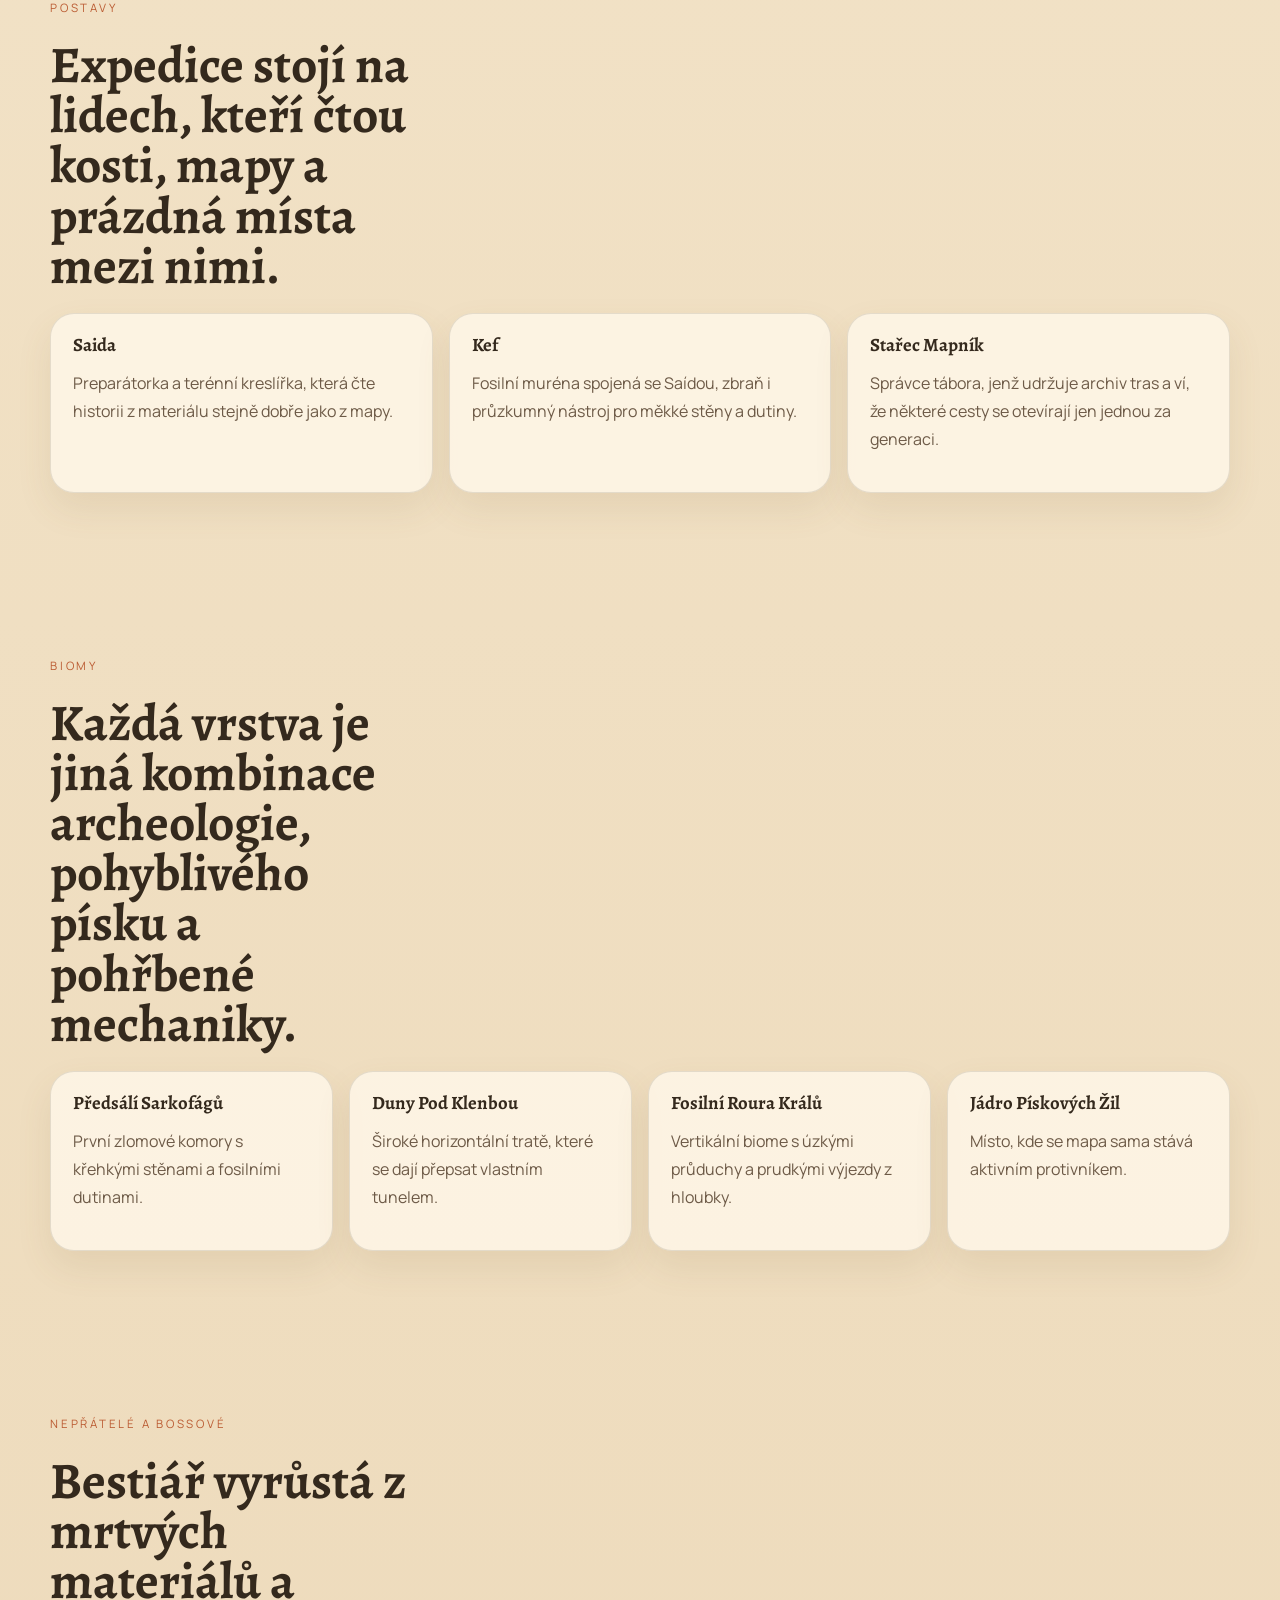
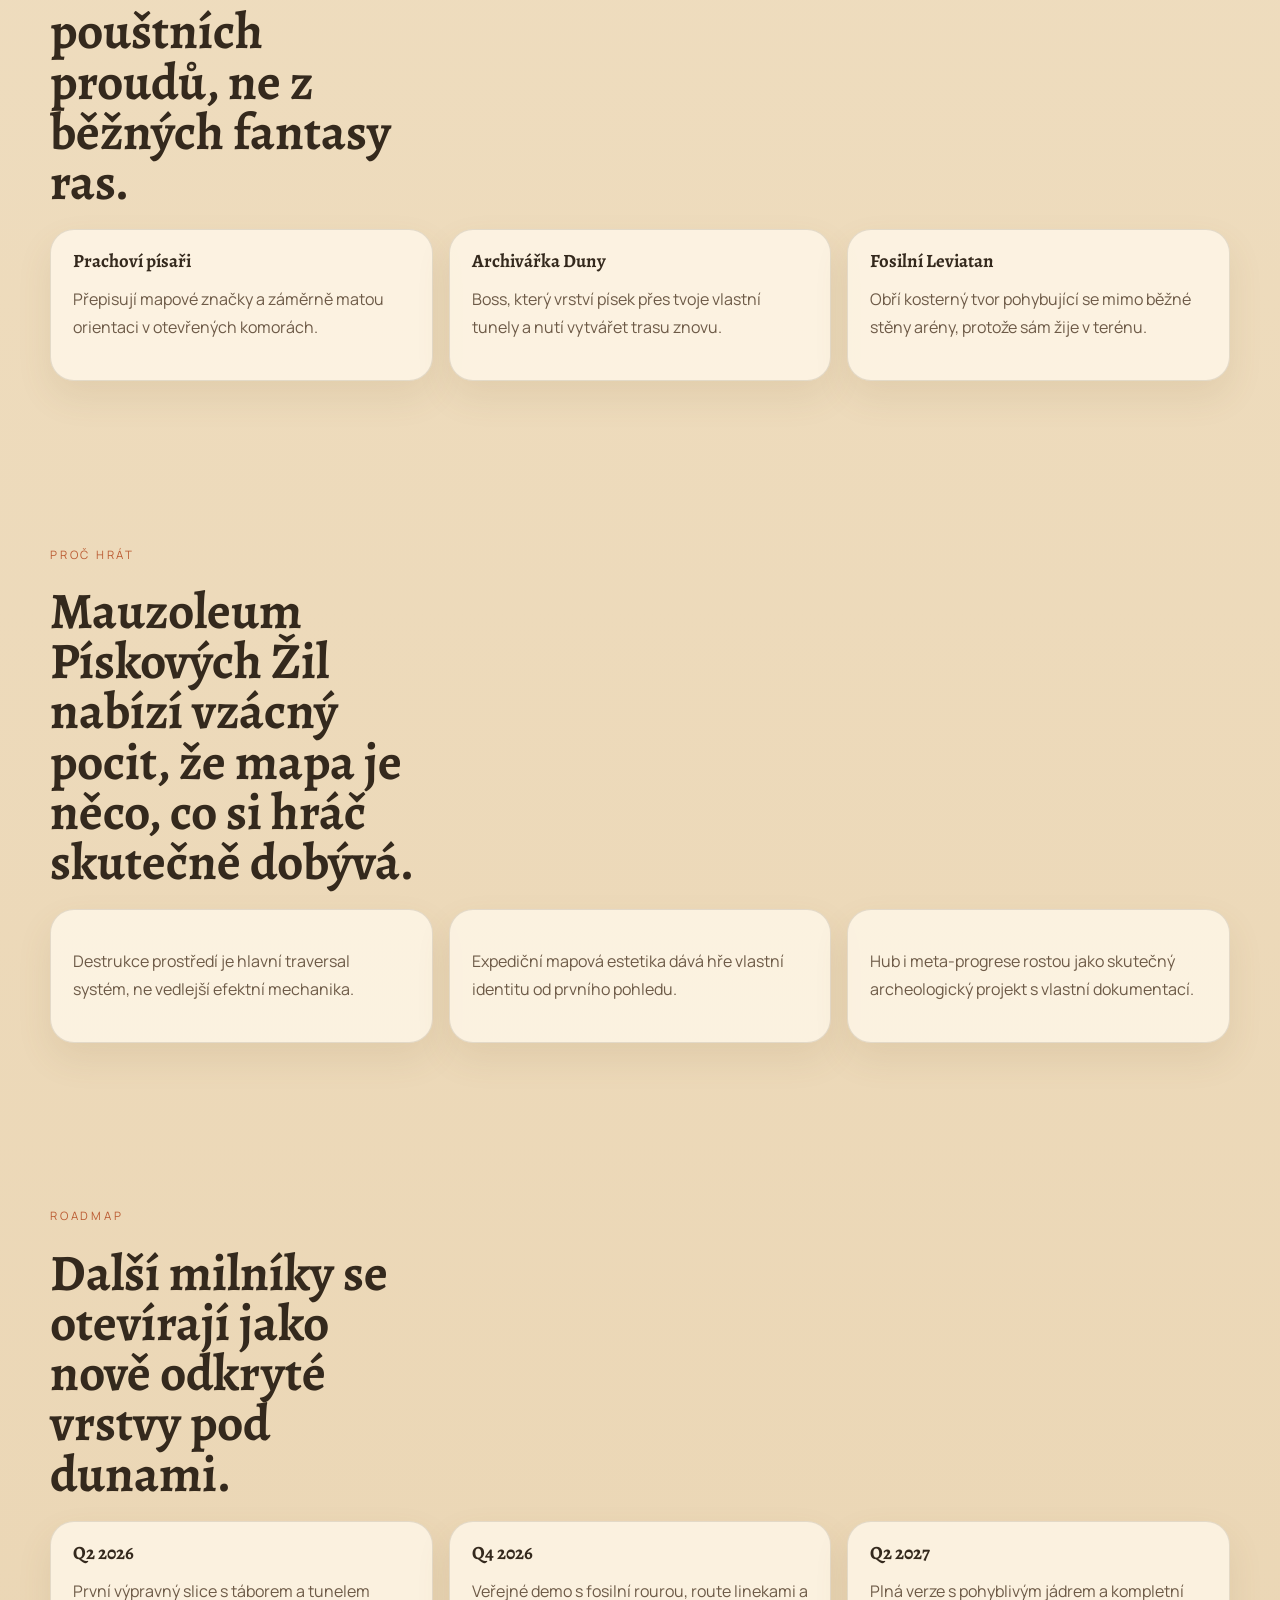
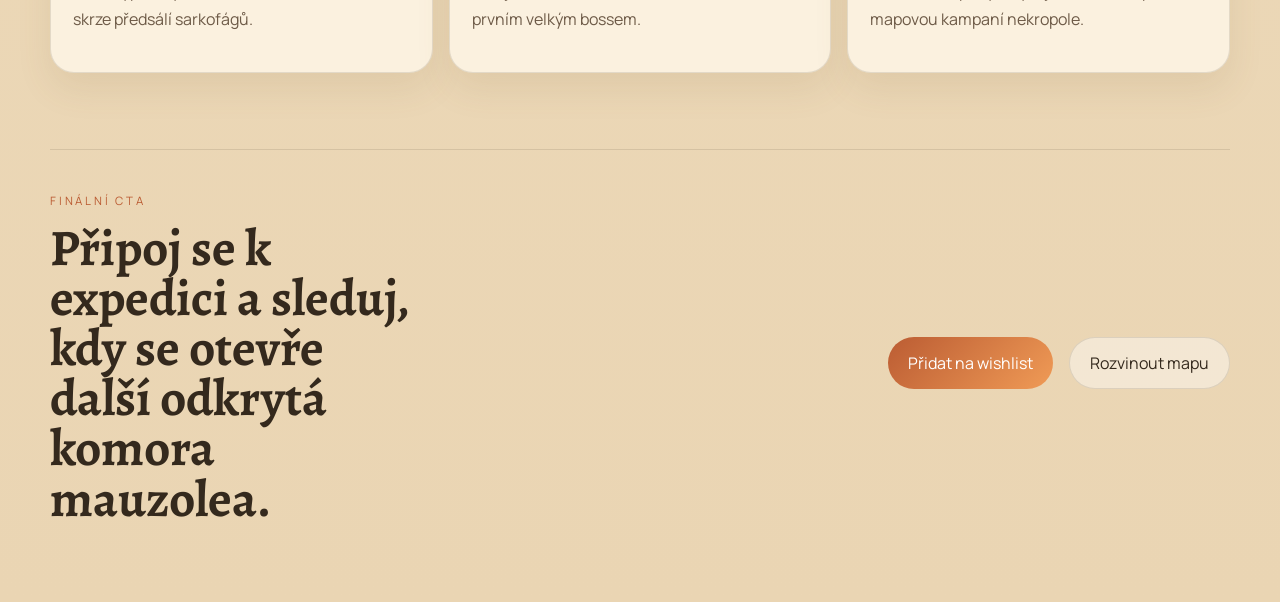
<file: pizza-recipe-site/index.html>
<!DOCTYPE html>
<html lang="cs">
<head>
    <meta charset="UTF-8">
    <meta name="viewport" content="width=device-width, initial-scale=1.0">
    <title>Mauzoleum Pískových Žil</title>
    <meta name="description" content="Mauzoleum Pískových Žil je 2D platformer roguelike o preparátorce, která tuneluje pohyblivou nekropolí živou murénou.">
    <link rel="stylesheet" href="styles.css">
    <script src="script.js" defer></script>
    <script src="script2Dgame.js" defer></script>
</head>
<body>
    <header class="hero" id="hero">
        <div class="map-ribbon">
            <span>EXPEDICE // AKTIVNÍ</span>
            <span>NEKROPOLE POD DUNAMI</span>
            <span>TRASY SE MĚNÍ KAŽDOU NOC</span>
        </div>

        <div class="map-hero">
            <div class="map-copy">
                <p class="eyebrow">Mauzoleum Pískových Žil</p>
                <h1>Rozřež mapu dřív, než pohyblivá hrobka přepíše své vlastní stěny.</h1>
                <p>
                    Saida se spojí s fosilní pískovou murénou a proniká nekropolí, která každou noc mění svůj plán.
                    Hra stojí na destrukci terénu, kartografii a radosti z objevování cest, které ještě před chvílí neexistovaly.
                </p>
                <div class="hero-actions">
                    <a class="button primary" href="#cta">Připojit se k expedici</a>
                    <a class="button secondary" href="#trasy">Zobrazit trasy</a>
                </div>
            </div>

            <div class="map-board">
                <canvas id="map-canvas" width="620" height="420" aria-label="Animovaná expedicní mapa mauzolea"></canvas>
                <div class="route-pins" id="trasy">
                    <button type="button" class="pin active" data-copy="Bílý tábor je nejbezpečnější uzel, ale skrývá jen část pravdy o pohybu nekropole.">Tábor</button>
                    <button type="button" class="pin" data-copy="Fosilní roura umožní tunelem obejít celé patro, pokud Saida správně čte dutiny v písku.">Roura</button>
                    <button type="button" class="pin" data-copy="Jádro pískových žil reaguje na pohyb murény a mění topografii v reálném čase.">Jádro</button>
                </div>
                <p class="route-copy" id="route-copy">Bílý tábor je nejbezpečnější uzel, ale skrývá jen část pravdy o pohybu nekropole.</p>
            </div>
        </div>
    </header>

    <main>
        <section class="section world" id="svet">
            <div class="section-heading">
                <p class="eyebrow">O světě</p>
                <h2>Nekropole není jen dávný hrob. Je to migrující krajina z kostí, písku a route linek.</h2>
            </div>
            <div class="route-grid">
                <article><h3>Živá mapa</h3><p>Každý run posouvá komory, tunely i dutiny, takže výprava nikdy nečte stejný plán dvakrát.</p></article>
                <article><h3>Expediční tábor</h3><p>Hub se rozrůstá o archiv, pracovní stůl a nové mapové legendy, které zpřesňují další průchody.</p></article>
                <article><h3>Kef</h3><p>Fosilní muréna není jen zbraň. Slouží jako kompas pro měkké stěny a skryté prázdné kapsy v písku.</p></article>
            </div>
        </section>

        <section class="section routes" id="hook">
            <div class="section-heading">
                <p class="eyebrow">Gameplay a destrukce</p>
                <h2>Tady se nečeká, až level design dovolí cestu. Tady ji fyzicky vyrýváš do terénu.</h2>
            </div>
            <div class="route-grid">
                <article><h3>Tunelování</h3><p>Kef proráží měkké stěny, odhaluje skryté komory a vytváří diagonální zkratky.</p></article>
                <article><h3>Topografie</h3><p>Mapa není pozadí. Sleduješ vrstevnice, dutiny a nánosy, protože z nich čteš další možnosti.</p></article>
                <article><h3>Route buildy</h3><p>Každá varianta murény mění typ rozkopání: široký průlom, přesný vrt nebo detekci fosilních žil.</p></article>
            </div>
        </section>

        <section class="section story" id="pribeh">
            <div class="section-heading">
                <p class="eyebrow">Příběh</p>
                <h2>Saida nehledá korunu. Snaží se vrátit jména mrtvým tím, že znovu skládá jejich ztracené cesty.</h2>
            </div>
            <div class="route-grid">
                <article><h3>Preparátorka</h3><p>Saida rozumí kostem, fosiliím i tomu, jak se historie ukládá do materiálu.</p></article>
                <article><h3>Stařec Mapník</h3><p>Strážce tábora zná staré route lineky, ale chybí mu odvaha jít do pohyblivého jádra znovu.</p></article>
                <article><h3>Královna Sutě</h3><p>Finální mysl nekropole brání hrobku ne nenávistí, ale touhou zůstat navždy nečitelná.</p></article>
            </div>
        </section>

        <section class="section cast" id="postavy">
            <div class="section-heading">
                <p class="eyebrow">Postavy</p>
                <h2>Expedice stojí na lidech, kteří čtou kosti, mapy a prázdná místa mezi nimi.</h2>
            </div>
            <div class="route-grid">
                <article><h3>Saida</h3><p>Preparátorka a terénní kreslířka, která čte historii z materiálu stejně dobře jako z mapy.</p></article>
                <article><h3>Kef</h3><p>Fosilní muréna spojená se Saídou, zbraň i průzkumný nástroj pro měkké stěny a dutiny.</p></article>
                <article><h3>Stařec Mapník</h3><p>Správce tábora, jenž udržuje archiv tras a ví, že některé cesty se otevírají jen jednou za generaci.</p></article>
            </div>
        </section>

        <section class="section biomes" id="biomy">
            <div class="section-heading">
                <p class="eyebrow">Biomy</p>
                <h2>Každá vrstva je jiná kombinace archeologie, pohyblivého písku a pohřbené mechaniky.</h2>
            </div>
            <div class="route-grid four">
                <article><h3>Předsálí Sarkofágů</h3><p>První zlomové komory s křehkými stěnami a fosilními dutinami.</p></article>
                <article><h3>Duny Pod Klenbou</h3><p>Široké horizontální tratě, které se dají přepsat vlastním tunelem.</p></article>
                <article><h3>Fosilní Roura Králů</h3><p>Vertikální biome s úzkými průduchy a prudkými výjezdy z hloubky.</p></article>
                <article><h3>Jádro Pískových Žil</h3><p>Místo, kde se mapa sama stává aktivním protivníkem.</p></article>
            </div>
        </section>

        <section class="section enemies" id="nepratele">
            <div class="section-heading">
                <p class="eyebrow">Nepřátelé a bossové</p>
                <h2>Bestiář vyrůstá z mrtvých materiálů a pouštních proudů, ne z běžných fantasy ras.</h2>
            </div>
            <div class="route-grid">
                <article><h3>Prachoví písaři</h3><p>Přepisují mapové značky a záměrně matou orientaci v otevřených komorách.</p></article>
                <article><h3>Archivářka Duny</h3><p>Boss, který vrství písek přes tvoje vlastní tunely a nutí vytvářet trasu znovu.</p></article>
                <article><h3>Fosilní Leviatan</h3><p>Obří kosterný tvor pohybující se mimo běžné stěny arény, protože sám žije v terénu.</p></article>
            </div>
        </section>

        <section class="section reasons" id="proc">
            <div class="section-heading">
                <p class="eyebrow">Proč hrát</p>
                <h2>Mauzoleum Pískových Žil nabízí vzácný pocit, že mapa je něco, co si hráč skutečně dobývá.</h2>
            </div>
            <div class="route-grid">
                <article><p>Destrukce prostředí je hlavní traversal systém, ne vedlejší efektní mechanika.</p></article>
                <article><p>Expediční mapová estetika dává hře vlastní identitu od prvního pohledu.</p></article>
                <article><p>Hub i meta-progrese rostou jako skutečný archeologický projekt s vlastní dokumentací.</p></article>
            </div>
        </section>

        <section class="section roadmap" id="roadmap">
            <div class="section-heading">
                <p class="eyebrow">Roadmap</p>
                <h2>Další milníky se otevírají jako nově odkryté vrstvy pod dunami.</h2>
            </div>
            <div class="route-grid">
                <article><h3>Q2 2026</h3><p>První výpravný slice s táborem a tunelem skrze předsálí sarkofágů.</p></article>
                <article><h3>Q4 2026</h3><p>Veřejné demo s fosilní rourou, route linekami a prvním velkým bossem.</p></article>
                <article><h3>Q2 2027</h3><p>Plná verze s pohyblivým jádrem a kompletní mapovou kampaní nekropole.</p></article>
            </div>
        </section>
    </main>

    <footer class="footer-cta" id="cta">
        <div>
            <p class="eyebrow">Finální CTA</p>
            <h2>Připoj se k expedici a sleduj, kdy se otevře další odkrytá komora mauzolea.</h2>
        </div>
        <div class="hero-actions">
            <a class="button primary" href="#hero">Přidat na wishlist</a>
            <a class="button secondary" href="#trasy">Rozvinout mapu</a>
        </div>
    </footer>
</body>
</html>
</file>
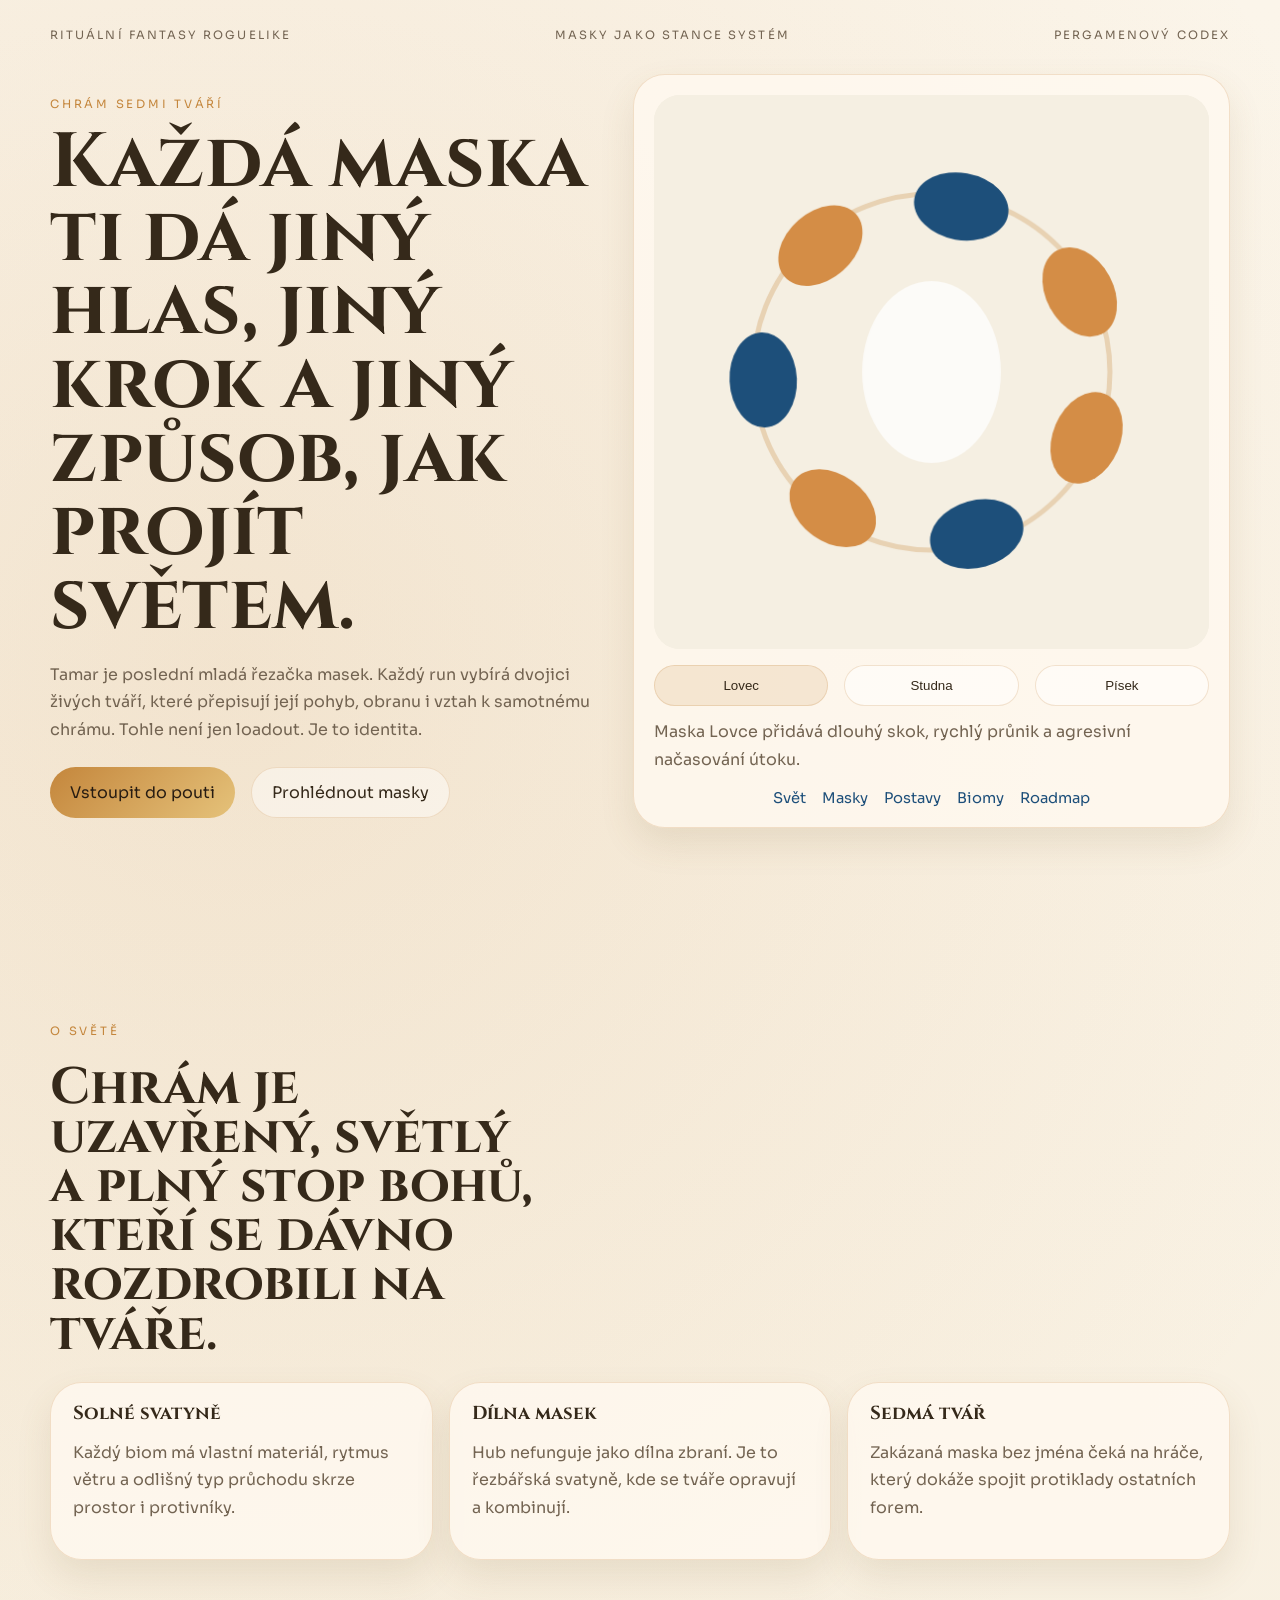
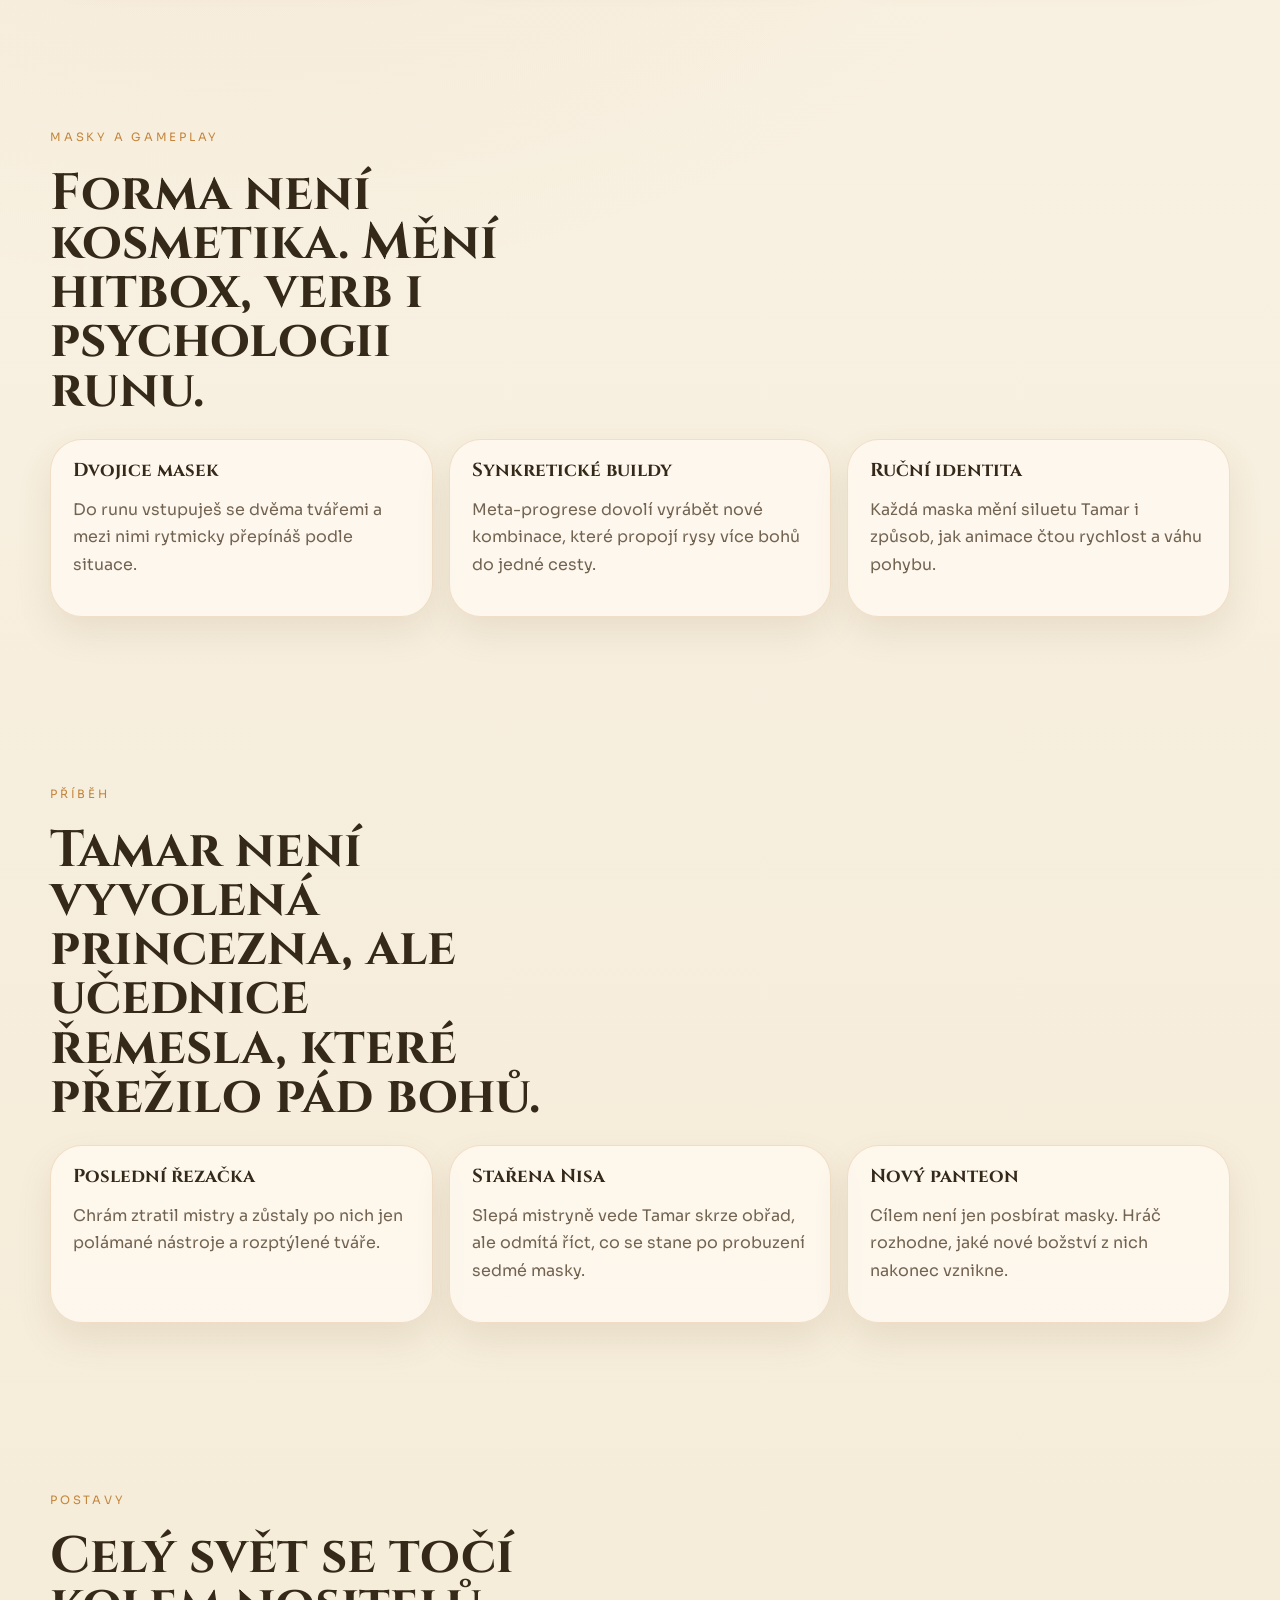
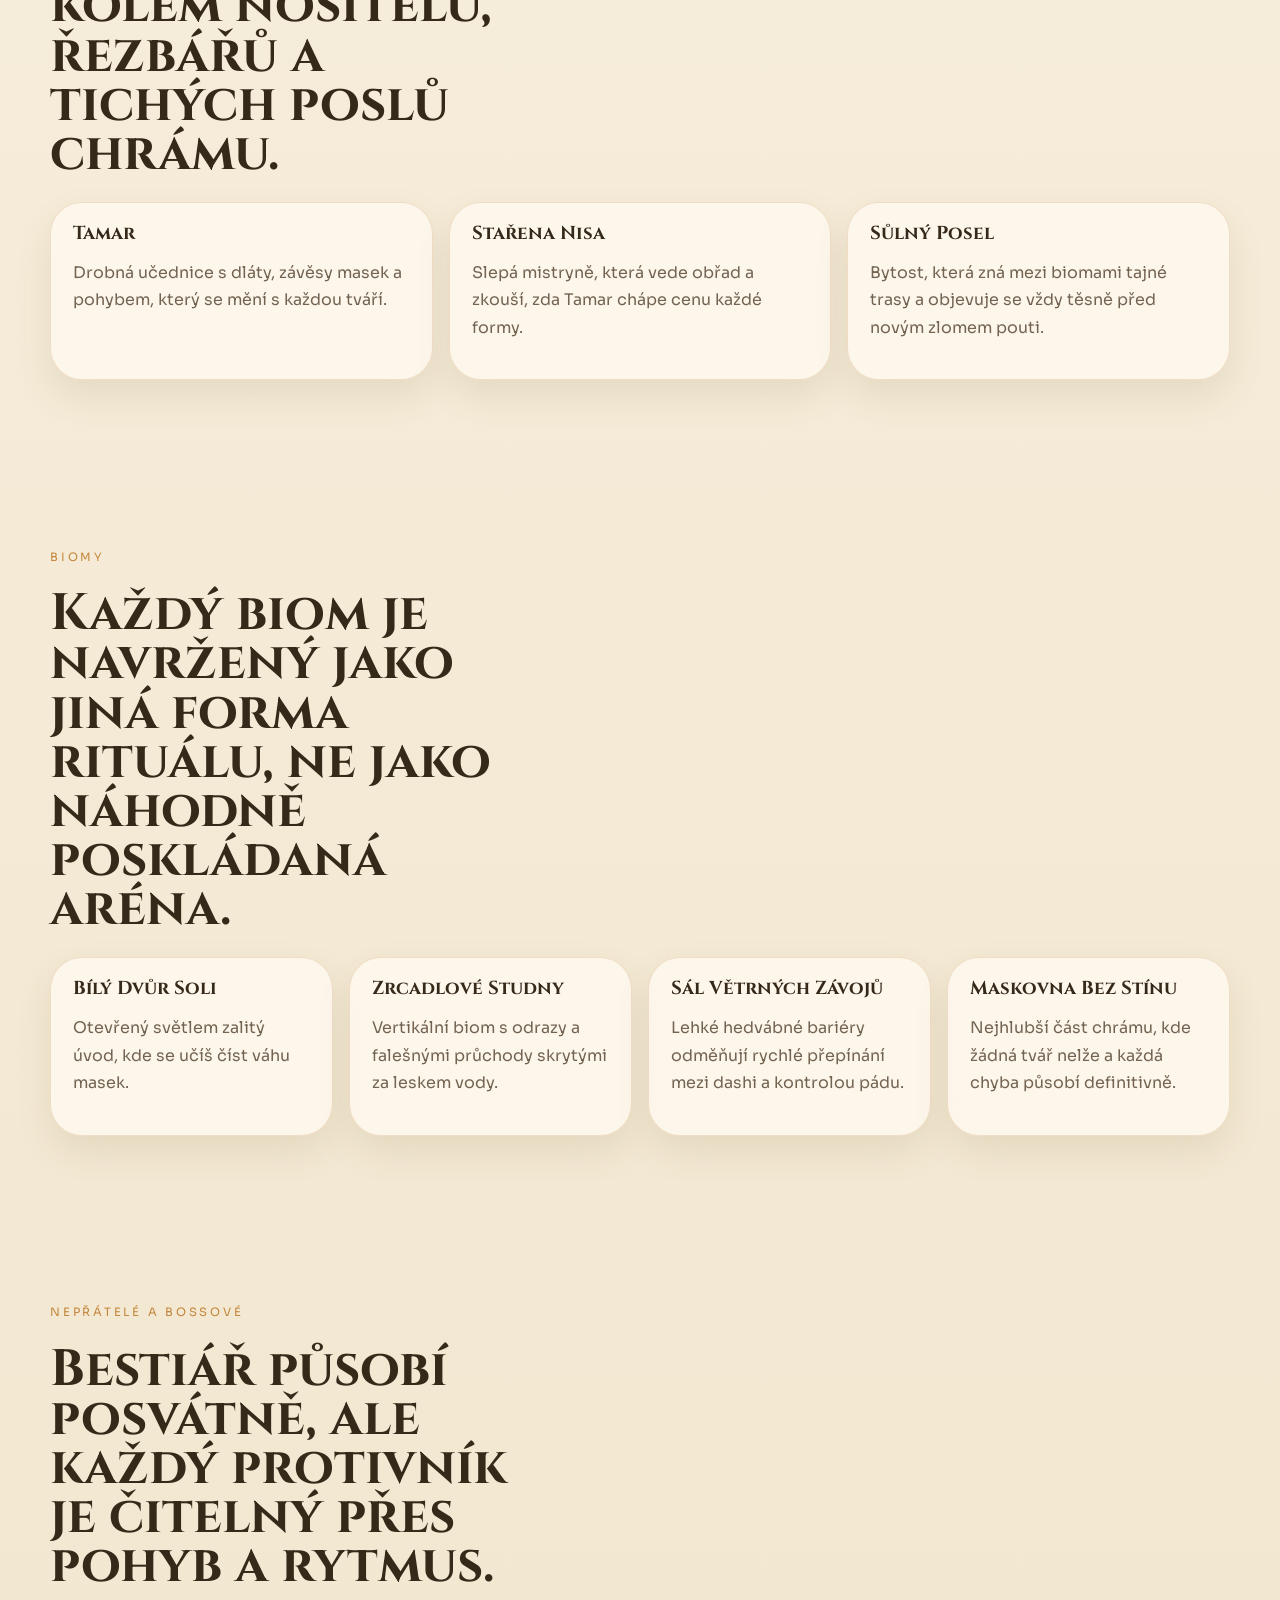
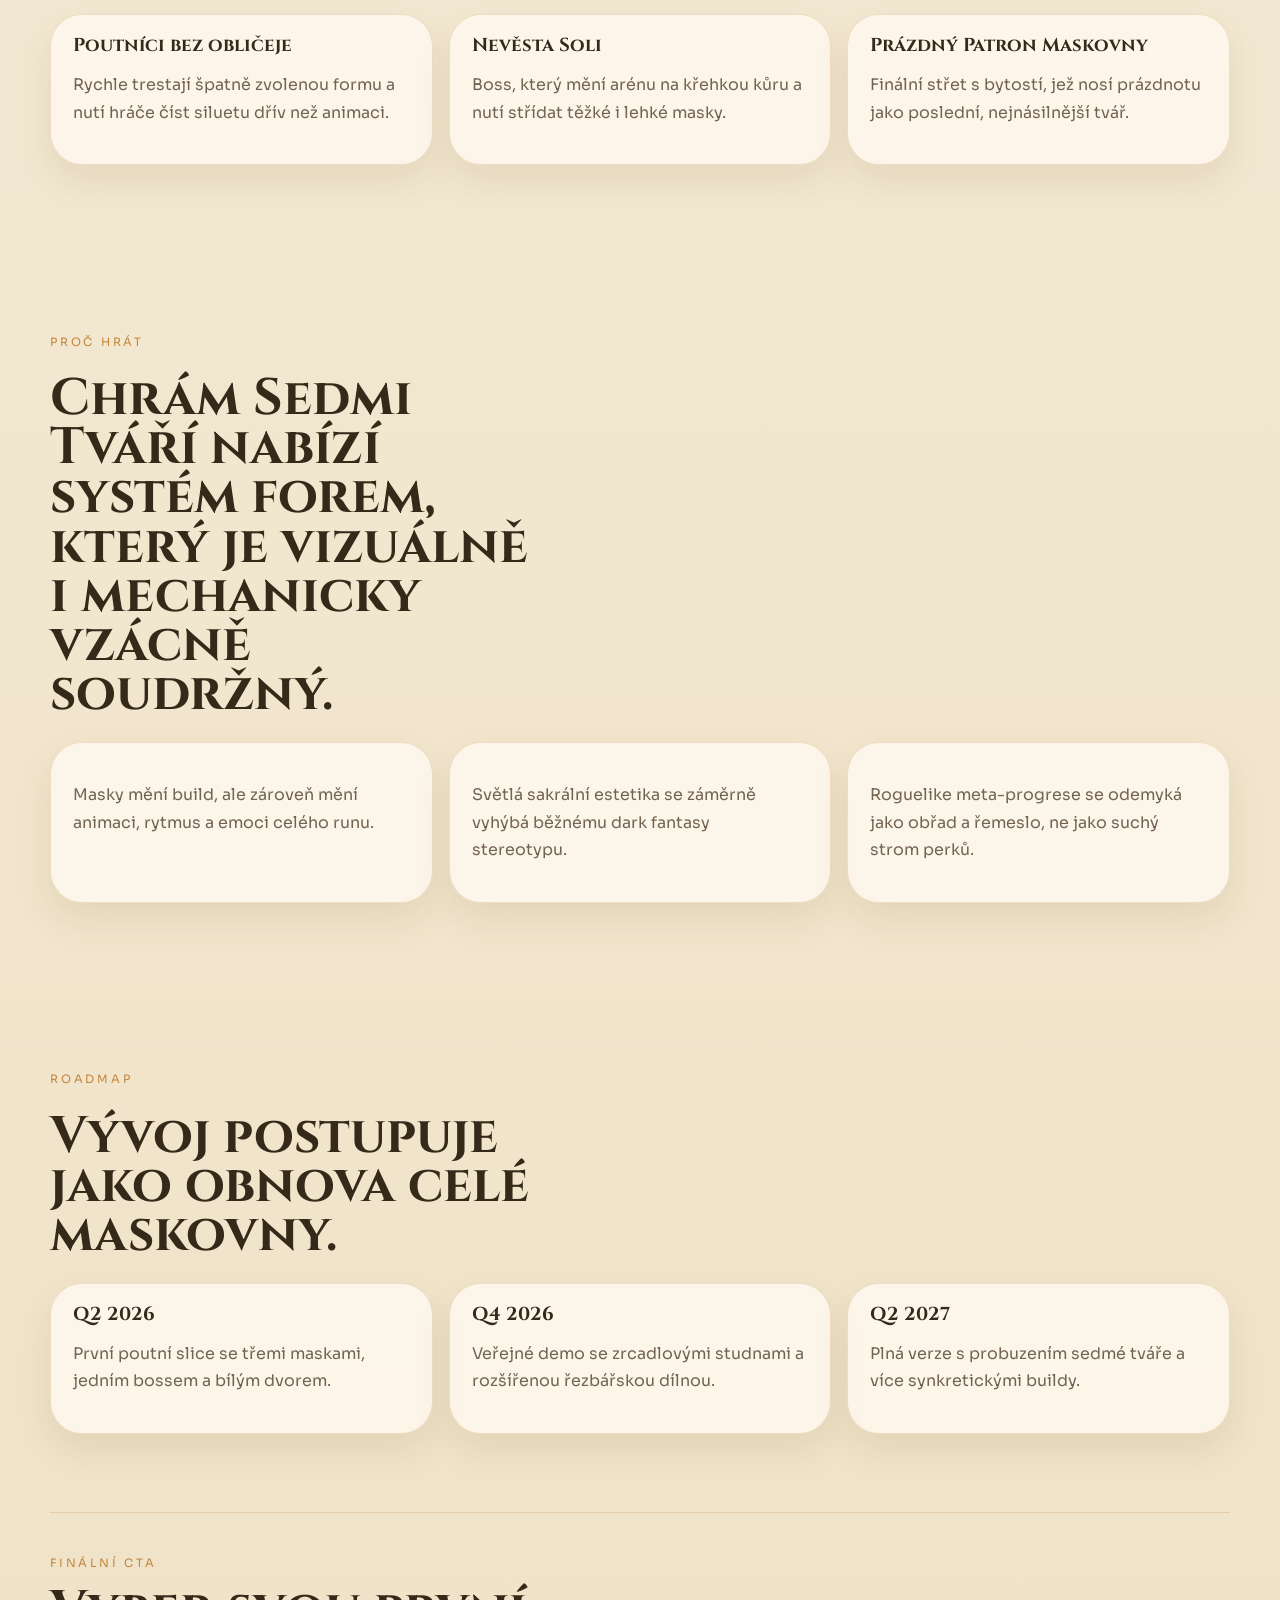
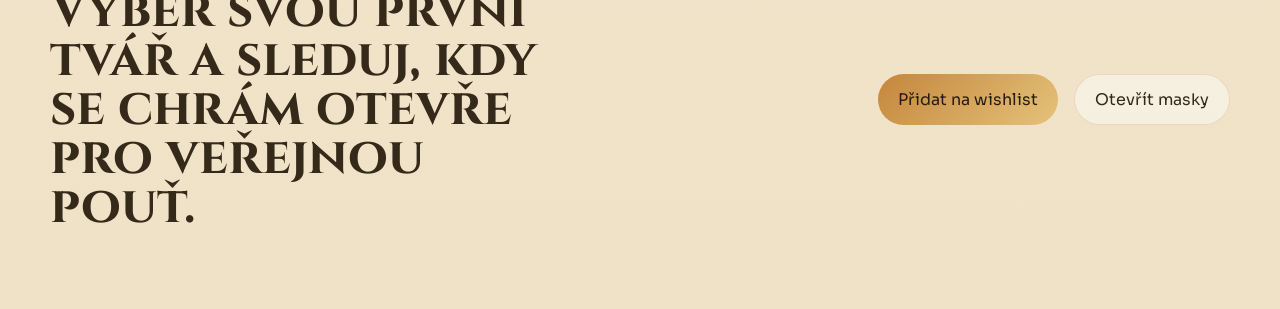
<file: programming-basics-site/index.html>
<!DOCTYPE html>
<html lang="cs">
<head>
    <meta charset="UTF-8">
    <meta name="viewport" content="width=device-width, initial-scale=1.0">
    <title>Chrám Sedmi Tváří</title>
    <meta name="description" content="Chrám Sedmi Tváří je 2D platformer roguelike o učednici, která přepíná živé masky a mění styl boje i pohybu.">
    <link rel="stylesheet" href="styles.css">
    <script src="script.js" defer></script>
    <script src="script2Dgame.js" defer></script>
</head>
<body>
    <header class="hero" id="hero">
        <div class="sunline">
            <span>Rituální fantasy roguelike</span>
            <span>Masky jako stance systém</span>
            <span>Pergamenový codex</span>
        </div>

        <div class="hero-layout">
            <div class="hero-copy">
                <p class="eyebrow">Chrám Sedmi Tváří</p>
                <h1>Každá maska ti dá jiný hlas, jiný krok a jiný způsob, jak projít světem.</h1>
                <p>
                    Tamar je poslední mladá řezačka masek. Každý run vybírá dvojici živých tváří, které
                    přepisují její pohyb, obranu i vztah k samotnému chrámu. Tohle není jen loadout. Je to identita.
                </p>
                <div class="hero-actions">
                    <a class="button primary" href="#cta">Vstoupit do pouti</a>
                    <a class="button secondary" href="#masky">Prohlédnout masky</a>
                </div>
            </div>

            <div class="mask-wheel">
                <canvas id="mask-canvas" width="560" height="560" aria-label="Animované rituální kolo masek"></canvas>
                <div class="mask-tabs">
                    <button type="button" class="mask active" data-copy="Maska Lovce přidává dlouhý skok, rychlý průnik a agresivní načasování útoku.">Lovec</button>
                    <button type="button" class="mask" data-copy="Maska Studny převádí zásahy na obranu a otevírá klouzavý pád do vertikálních šachet.">Studna</button>
                    <button type="button" class="mask" data-copy="Maska Písku posouvá tempo k rychlým dashi a přesnému průchodu mezi projektily.">Písek</button>
                </div>
                <p class="mask-copy" id="mask-copy">Maska Lovce přidává dlouhý skok, rychlý průnik a agresivní načasování útoku.</p>
                <nav class="wheel-nav">
                    <a href="#svet">Svět</a>
                    <a href="#masky">Masky</a>
                    <a href="#postavy">Postavy</a>
                    <a href="#biomy">Biomy</a>
                    <a href="#roadmap">Roadmap</a>
                </nav>
            </div>
        </div>
    </header>

    <main>
        <section class="section world" id="svet">
            <div class="section-heading">
                <p class="eyebrow">O světě</p>
                <h2>Chrám je uzavřený, světlý a plný stop bohů, kteří se dávno rozdrobili na tváře.</h2>
            </div>
            <div class="scroll-grid">
                <article>
                    <h3>Solné svatyně</h3>
                    <p>Každý biom má vlastní materiál, rytmus větru a odlišný typ průchodu skrze prostor i protivníky.</p>
                </article>
                <article>
                    <h3>Dílna masek</h3>
                    <p>Hub nefunguje jako dílna zbraní. Je to řezbářská svatyně, kde se tváře opravují a kombinují.</p>
                </article>
                <article>
                    <h3>Sedmá tvář</h3>
                    <p>Zakázaná maska bez jména čeká na hráče, který dokáže spojit protiklady ostatních forem.</p>
                </article>
            </div>
        </section>

        <section class="section masks" id="masky">
            <div class="section-heading">
                <p class="eyebrow">Masky a gameplay</p>
                <h2>Forma není kosmetika. Mění hitbox, verb i psychologii runu.</h2>
            </div>
            <div class="scroll-grid">
                <article><h3>Dvojice masek</h3><p>Do runu vstupuješ se dvěma tvářemi a mezi nimi rytmicky přepínáš podle situace.</p></article>
                <article><h3>Synkretické buildy</h3><p>Meta-progrese dovolí vyrábět nové kombinace, které propojí rysy více bohů do jedné cesty.</p></article>
                <article><h3>Ruční identita</h3><p>Každá maska mění siluetu Tamar i způsob, jak animace čtou rychlost a váhu pohybu.</p></article>
            </div>
        </section>

        <section class="section story" id="pribeh">
            <div class="section-heading">
                <p class="eyebrow">Příběh</p>
                <h2>Tamar není vyvolená princezna, ale učednice řemesla, které přežilo pád bohů.</h2>
            </div>
            <div class="story-band">
                <article><h3>Poslední řezačka</h3><p>Chrám ztratil mistry a zůstaly po nich jen polámané nástroje a rozptýlené tváře.</p></article>
                <article><h3>Stařena Nisa</h3><p>Slepá mistryně vede Tamar skrze obřad, ale odmítá říct, co se stane po probuzení sedmé masky.</p></article>
                <article><h3>Nový panteon</h3><p>Cílem není jen posbírat masky. Hráč rozhodne, jaké nové božství z nich nakonec vznikne.</p></article>
            </div>
        </section>

        <section class="section cast" id="postavy">
            <div class="section-heading">
                <p class="eyebrow">Postavy</p>
                <h2>Celý svět se točí kolem nositelů, řezbářů a tichých poslů chrámu.</h2>
            </div>
            <div class="story-band">
                <article><h3>Tamar</h3><p>Drobná učednice s dláty, závěsy masek a pohybem, který se mění s každou tváří.</p></article>
                <article><h3>Stařena Nisa</h3><p>Slepá mistryně, která vede obřad a zkouší, zda Tamar chápe cenu každé formy.</p></article>
                <article><h3>Sůlný Posel</h3><p>Bytost, která zná mezi biomami tajné trasy a objevuje se vždy těsně před novým zlomem pouti.</p></article>
            </div>
        </section>

        <section class="section biomes" id="biomy">
            <div class="section-heading">
                <p class="eyebrow">Biomy</p>
                <h2>Každý biom je navržený jako jiná forma rituálu, ne jako náhodně poskládaná aréna.</h2>
            </div>
            <div class="biome-grid">
                <article><h3>Bílý Dvůr Soli</h3><p>Otevřený světlem zalitý úvod, kde se učíš číst váhu masek.</p></article>
                <article><h3>Zrcadlové Studny</h3><p>Vertikální biom s odrazy a falešnými průchody skrytými za leskem vody.</p></article>
                <article><h3>Sál Větrných Závojů</h3><p>Lehké hedvábné bariéry odměňují rychlé přepínání mezi dashi a kontrolou pádu.</p></article>
                <article><h3>Maskovna Bez Stínu</h3><p>Nejhlubší část chrámu, kde žádná tvář nelže a každá chyba působí definitivně.</p></article>
            </div>
        </section>

        <section class="section enemies" id="nepratele">
            <div class="section-heading">
                <p class="eyebrow">Nepřátelé a bossové</p>
                <h2>Bestiář působí posvátně, ale každý protivník je čitelný přes pohyb a rytmus.</h2>
            </div>
            <div class="story-band">
                <article><h3>Poutníci bez obličeje</h3><p>Rychle trestají špatně zvolenou formu a nutí hráče číst siluetu dřív než animaci.</p></article>
                <article><h3>Nevěsta Soli</h3><p>Boss, který mění arénu na křehkou kůru a nutí střídat těžké i lehké masky.</p></article>
                <article><h3>Prázdný Patron Maskovny</h3><p>Finální střet s bytostí, jež nosí prázdnotu jako poslední, nejnásilnější tvář.</p></article>
            </div>
        </section>

        <section class="section reasons" id="proc">
            <div class="section-heading">
                <p class="eyebrow">Proč hrát</p>
                <h2>Chrám Sedmi Tváří nabízí systém forem, který je vizuálně i mechanicky vzácně soudržný.</h2>
            </div>
            <div class="scroll-grid">
                <article><p>Masky mění build, ale zároveň mění animaci, rytmus a emoci celého runu.</p></article>
                <article><p>Světlá sakrální estetika se záměrně vyhýbá běžnému dark fantasy stereotypu.</p></article>
                <article><p>Roguelike meta-progrese se odemyká jako obřad a řemeslo, ne jako suchý strom perků.</p></article>
            </div>
        </section>

        <section class="section roadmap" id="roadmap">
            <div class="section-heading">
                <p class="eyebrow">Roadmap</p>
                <h2>Vývoj postupuje jako obnova celé maskovny.</h2>
            </div>
            <div class="story-band">
                <article><h3>Q2 2026</h3><p>První poutní slice se třemi maskami, jedním bossem a bílým dvorem.</p></article>
                <article><h3>Q4 2026</h3><p>Veřejné demo se zrcadlovými studnami a rozšířenou řezbářskou dílnou.</p></article>
                <article><h3>Q2 2027</h3><p>Plná verze s probuzením sedmé tváře a více synkretickými buildy.</p></article>
            </div>
        </section>
    </main>

    <footer class="footer-cta" id="cta">
        <div>
            <p class="eyebrow">Finální CTA</p>
            <h2>Vyber svou první tvář a sleduj, kdy se chrám otevře pro veřejnou pouť.</h2>
        </div>
        <div class="hero-actions">
            <a class="button primary" href="#hero">Přidat na wishlist</a>
            <a class="button secondary" href="#masky">Otevřít masky</a>
        </div>
    </footer>
</body>
</html>
</file>
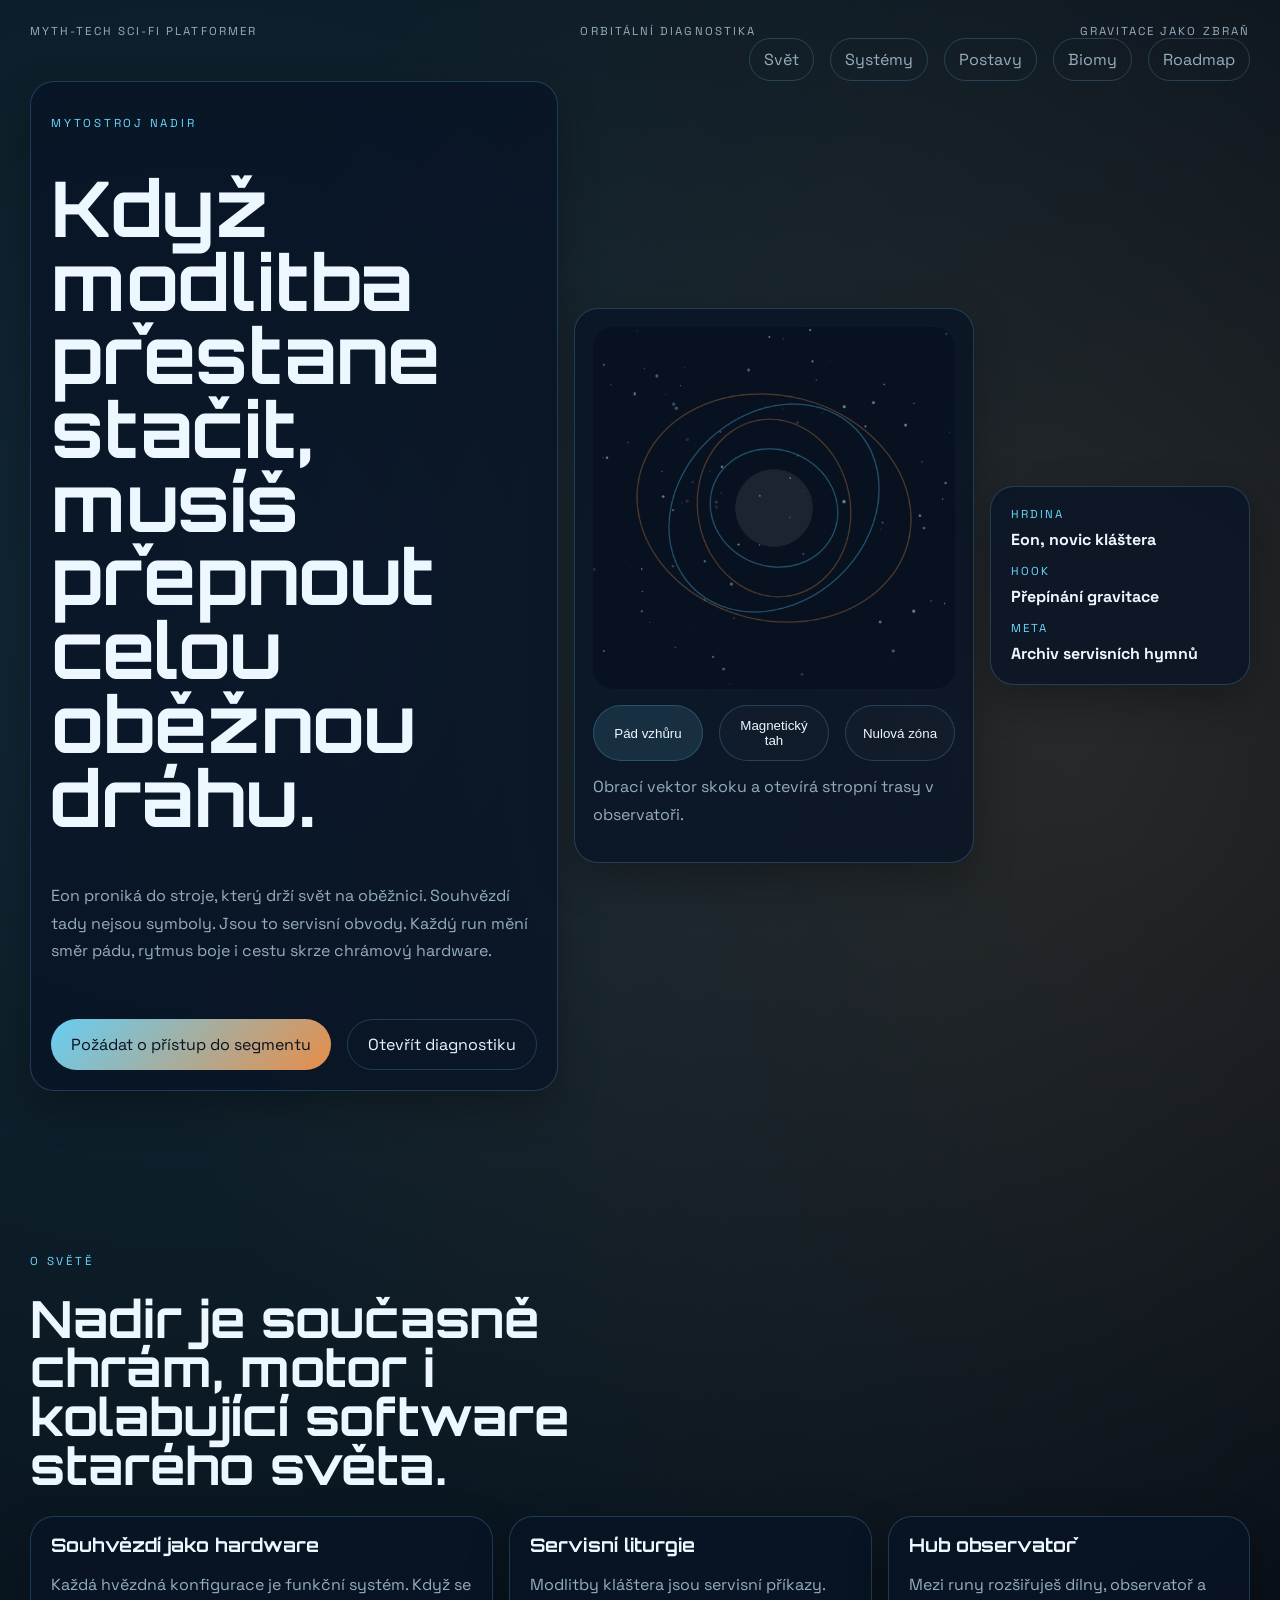
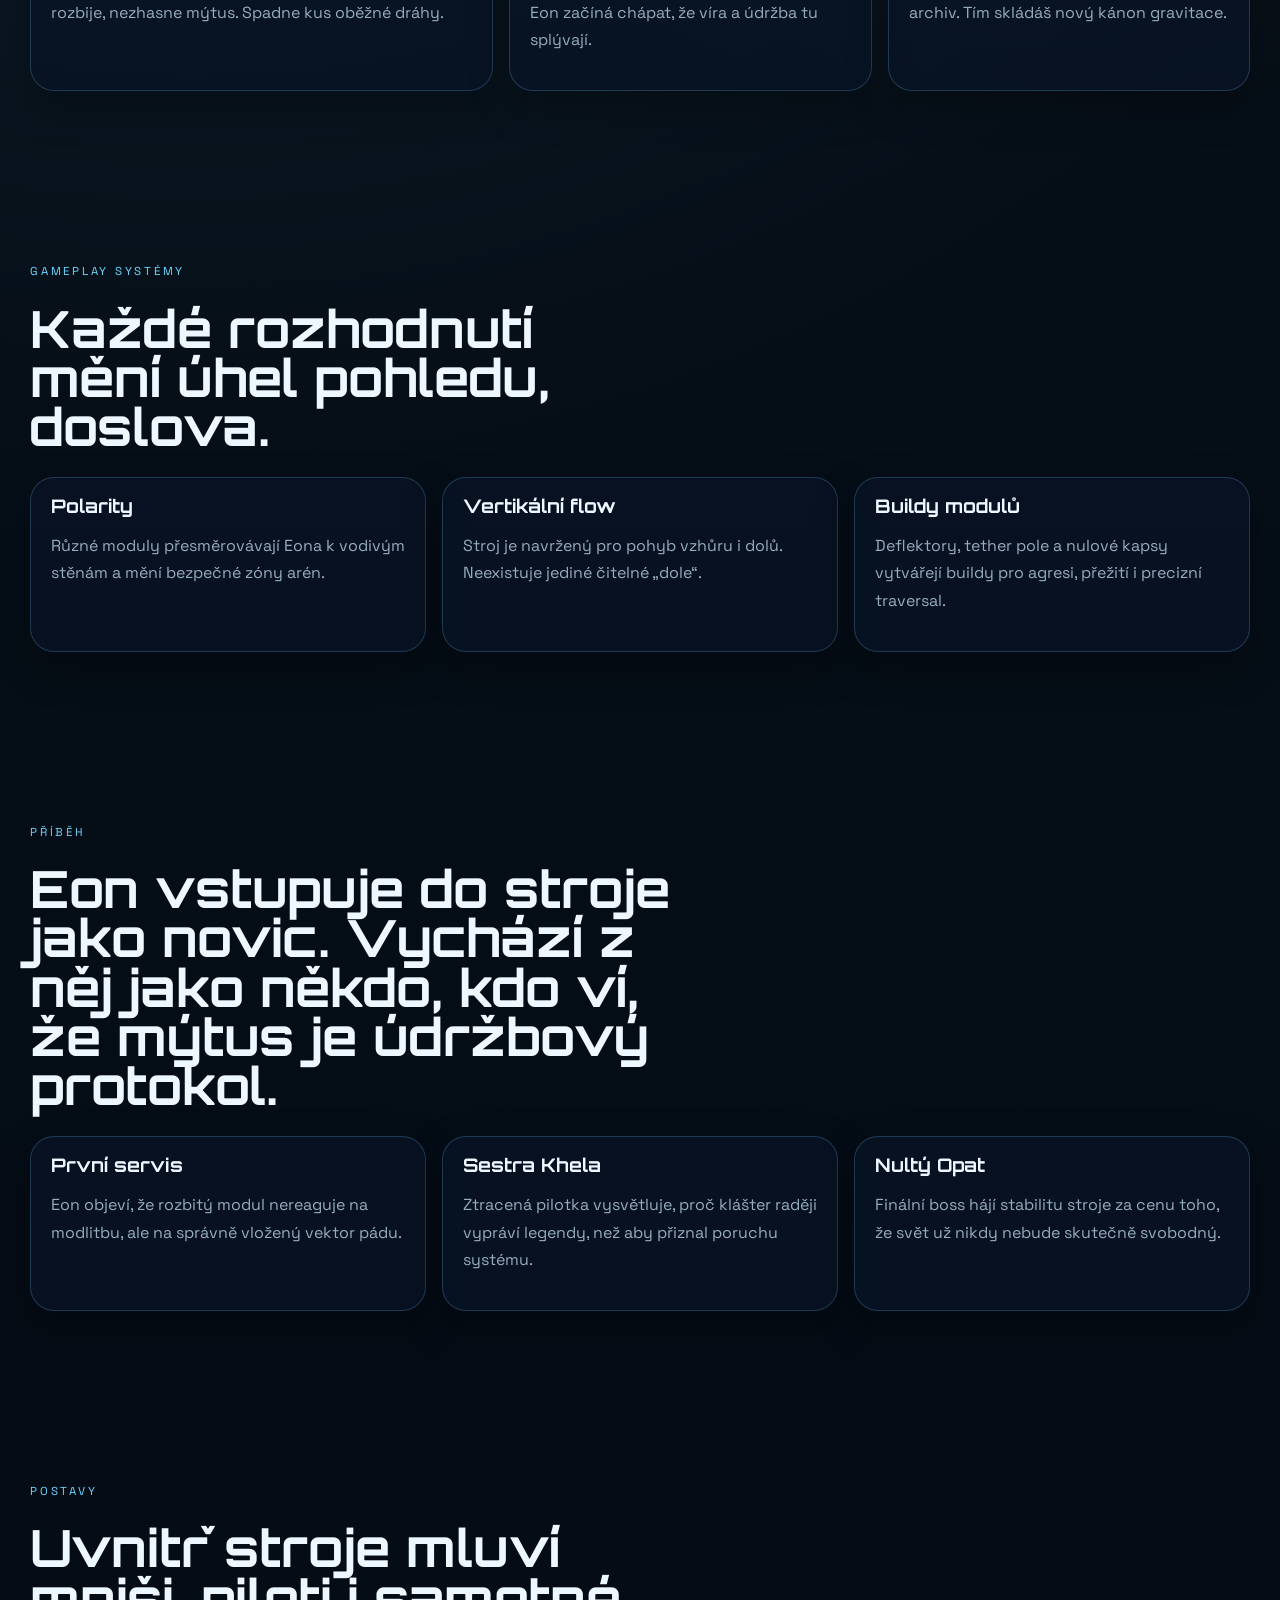
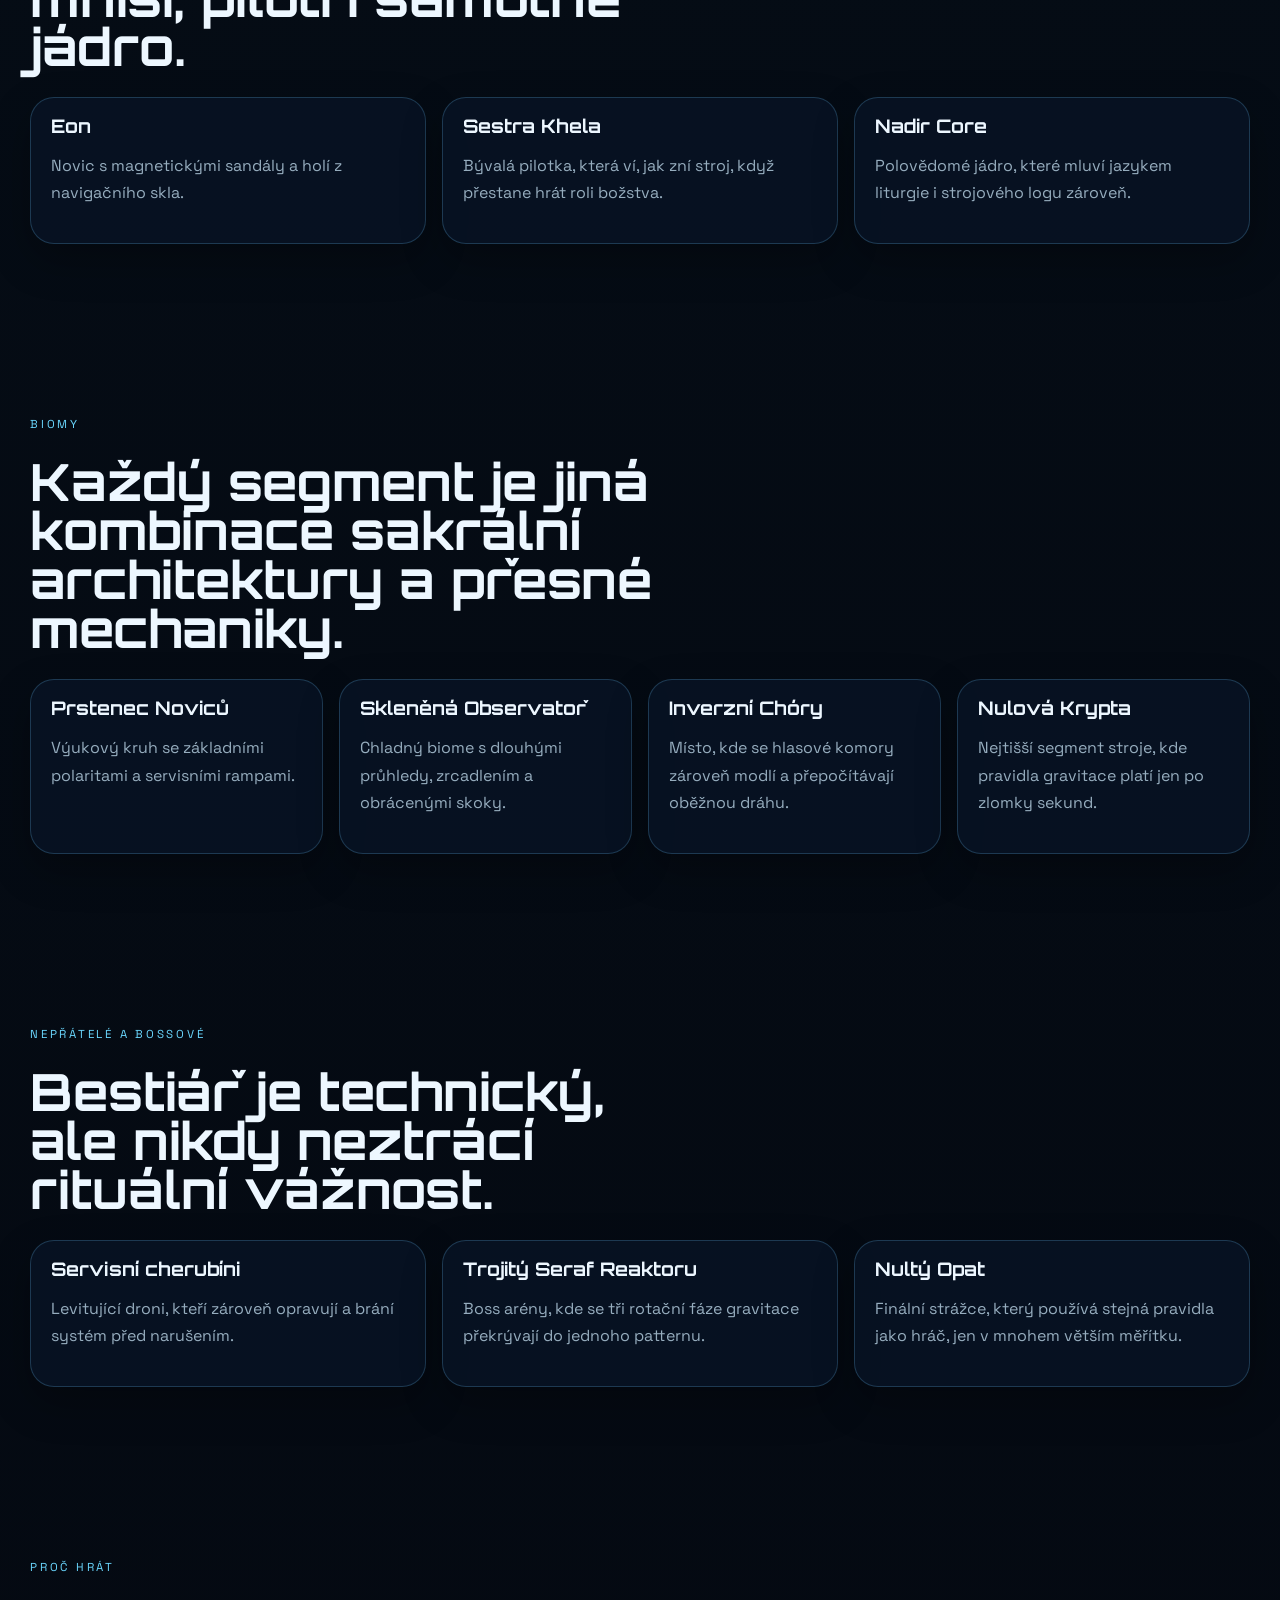
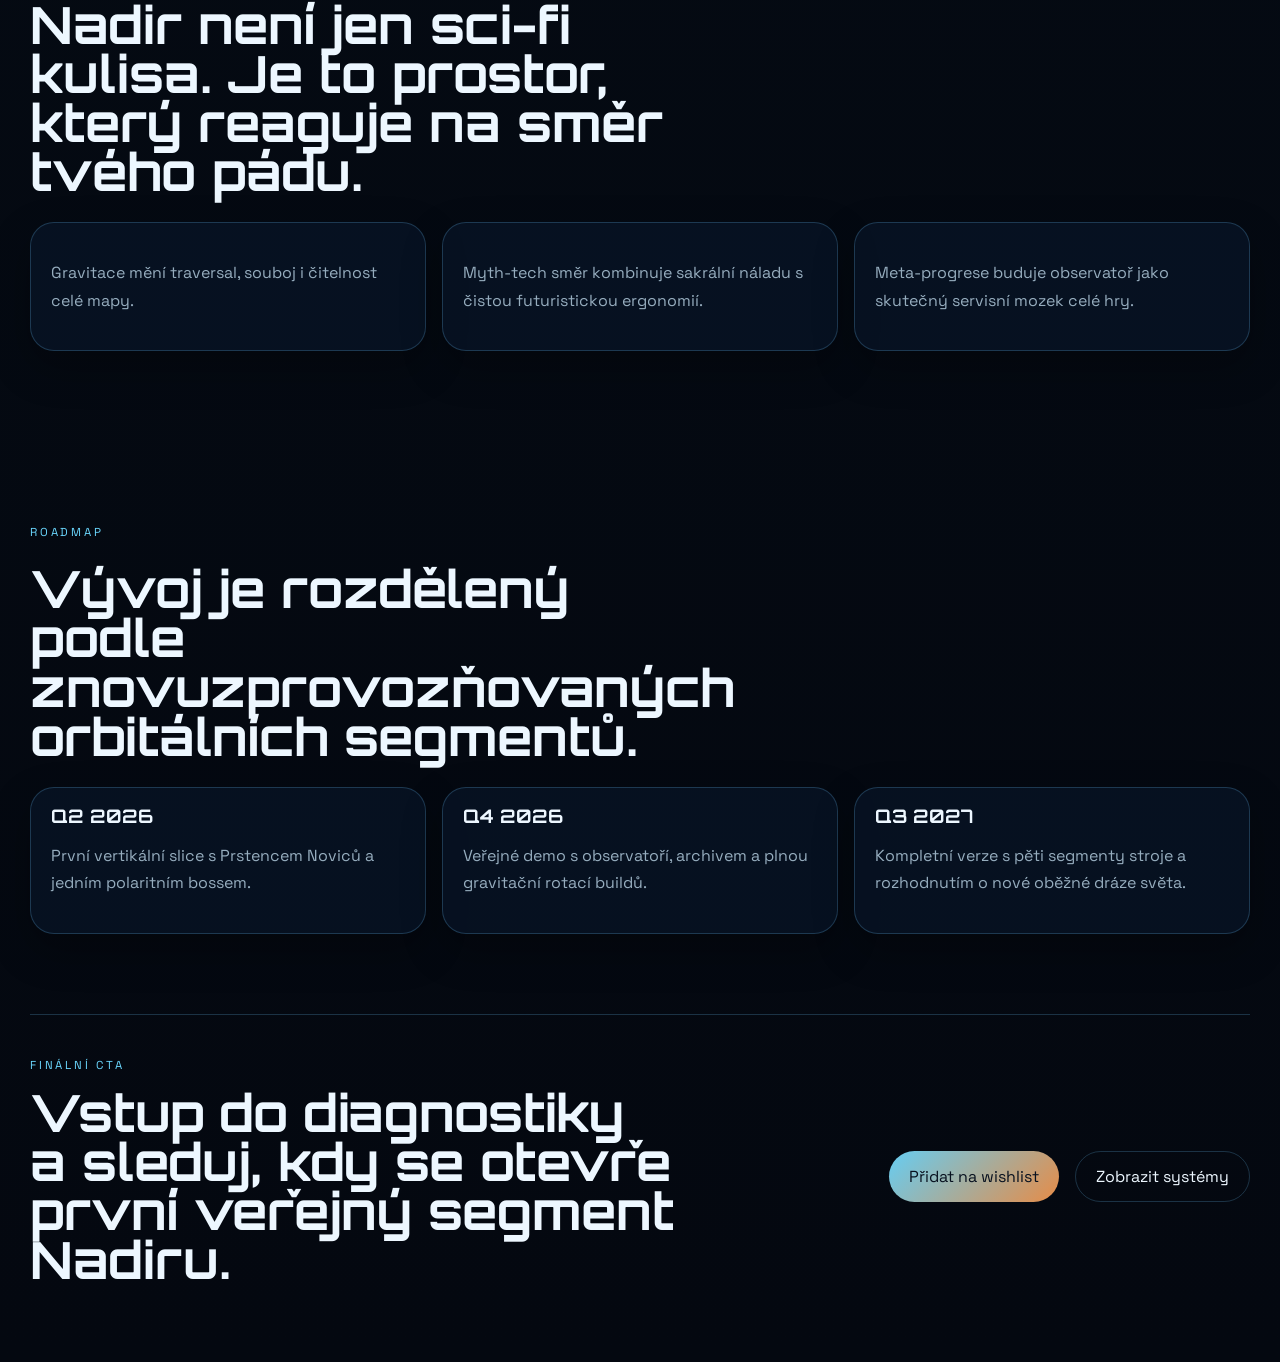
<file: space-planets-site/index.html>
<!DOCTYPE html>
<html lang="cs">
<head>
    <meta charset="UTF-8">
    <meta name="viewport" content="width=device-width, initial-scale=1.0">
    <title>Mytostroj Nadir</title>
    <meta name="description" content="Mytostroj Nadir je 2D platformer roguelike o novicovi hvězdného kláštera, který přepíná gravitaci v orbitálním motoru.">
    <link rel="stylesheet" href="styles.css">
    <script src="script.js" defer></script>
    <script src="script2Dgame.js" defer></script>
</head>
<body>
    <header class="hero" id="hero">
        <div class="system-bar">
            <span>Myth-tech sci-fi platformer</span>
            <span>Orbitální diagnostika</span>
            <span>Gravitace jako zbraň</span>
        </div>

        <nav class="system-nav">
            <a href="#svet">Svět</a>
            <a href="#systemy">Systémy</a>
            <a href="#postavy">Postavy</a>
            <a href="#biomy">Biomy</a>
            <a href="#roadmap">Roadmap</a>
        </nav>

        <div class="hero-grid">
            <aside class="hud-panel left">
                <p class="eyebrow">Mytostroj Nadir</p>
                <h1>Když modlitba přestane stačit, musíš přepnout celou oběžnou dráhu.</h1>
                <p>
                    Eon proniká do stroje, který drží svět na oběžnici. Souhvězdí tady nejsou symboly.
                    Jsou to servisní obvody. Každý run mění směr pádu, rytmus boje i cestu skrze chrámový hardware.
                </p>
                <div class="hero-actions">
                    <a class="button primary" href="#cta">Požádat o přístup do segmentu</a>
                    <a class="button secondary" href="#systemy">Otevřít diagnostiku</a>
                </div>
            </aside>

            <div class="core-stage">
                <canvas id="orbit-canvas" width="560" height="560" aria-label="Animovaný orbitální motor"></canvas>
                <div class="mode-tabs">
                    <button type="button" class="mode active" data-mode="Pád vzhůru" data-copy="Obrací vektor skoku a otevírá stropní trasy v observatoři.">Pád vzhůru</button>
                    <button type="button" class="mode" data-mode="Magnetický tah" data-copy="Přitahuje Eona k vodivým stěnám a mění tempo soubojů v úzkých šachtách.">Magnetický tah</button>
                    <button type="button" class="mode" data-mode="Nulová zóna" data-copy="Na krátký čas vypíná gravitaci a dovolí precizní manévr mezi orbitálními pastmi.">Nulová zóna</button>
                </div>
                <p class="mode-copy" id="mode-copy">Obrací vektor skoku a otevírá stropní trasy v observatoři.</p>
            </div>

            <aside class="hud-panel right">
                <article><span>Hrdina</span><strong>Eon, novic kláštera</strong></article>
                <article><span>Hook</span><strong>Přepínání gravitace</strong></article>
                <article><span>Meta</span><strong>Archiv servisních hymnů</strong></article>
            </aside>
        </div>
    </header>

    <main>
        <section class="section summary" id="svet">
            <div class="section-heading">
                <p class="eyebrow">O světě</p>
                <h2>Nadir je současně chrám, motor i kolabující software starého světa.</h2>
            </div>
            <div class="module-grid wide">
                <article>
                    <h3>Souhvězdí jako hardware</h3>
                    <p>Každá hvězdná konfigurace je funkční systém. Když se rozbije, nezhasne mýtus. Spadne kus oběžné dráhy.</p>
                </article>
                <article>
                    <h3>Servisní liturgie</h3>
                    <p>Modlitby kláštera jsou servisní příkazy. Eon začíná chápat, že víra a údržba tu splývají.</p>
                </article>
                <article>
                    <h3>Hub observatoř</h3>
                    <p>Mezi runy rozšiřuješ dílny, observatoř a archiv. Tím skládáš nový kánon gravitace.</p>
                </article>
            </div>
        </section>

        <section class="section systems" id="systemy">
            <div class="section-heading">
                <p class="eyebrow">Gameplay systémy</p>
                <h2>Každé rozhodnutí mění úhel pohledu, doslova.</h2>
            </div>
            <div class="module-grid">
                <article><h3>Polarity</h3><p>Různé moduly přesměrovávají Eona k vodivým stěnám a mění bezpečné zóny arén.</p></article>
                <article><h3>Vertikální flow</h3><p>Stroj je navržený pro pohyb vzhůru i dolů. Neexistuje jediné čitelné „dole“.</p></article>
                <article><h3>Buildy modulů</h3><p>Deflektory, tether pole a nulové kapsy vytvářejí buildy pro agresi, přežití i precizní traversal.</p></article>
            </div>
        </section>

        <section class="section story" id="pribeh">
            <div class="section-heading">
                <p class="eyebrow">Příběh</p>
                <h2>Eon vstupuje do stroje jako novic. Vychází z něj jako někdo, kdo ví, že mýtus je údržbový protokol.</h2>
            </div>
            <div class="timeline">
                <article><h3>První servis</h3><p>Eon objeví, že rozbitý modul nereaguje na modlitbu, ale na správně vložený vektor pádu.</p></article>
                <article><h3>Sestra Khela</h3><p>Ztracená pilotka vysvětluje, proč klášter raději vypráví legendy, než aby přiznal poruchu systému.</p></article>
                <article><h3>Nultý Opat</h3><p>Finální boss hájí stabilitu stroje za cenu toho, že svět už nikdy nebude skutečně svobodný.</p></article>
            </div>
        </section>

        <section class="section cast" id="postavy">
            <div class="section-heading">
                <p class="eyebrow">Postavy</p>
                <h2>Uvnitř stroje mluví mniši, piloti i samotné jádro.</h2>
            </div>
            <div class="module-grid">
                <article><h3>Eon</h3><p>Novic s magnetickými sandály a holí z navigačního skla.</p></article>
                <article><h3>Sestra Khela</h3><p>Bývalá pilotka, která ví, jak zní stroj, když přestane hrát roli božstva.</p></article>
                <article><h3>Nadir Core</h3><p>Polovědomé jádro, které mluví jazykem liturgie i strojového logu zároveň.</p></article>
            </div>
        </section>

        <section class="section biomes" id="biomy">
            <div class="section-heading">
                <p class="eyebrow">Biomy</p>
                <h2>Každý segment je jiná kombinace sakrální architektury a přesné mechaniky.</h2>
            </div>
            <div class="module-grid four">
                <article><h3>Prstenec Noviců</h3><p>Výukový kruh se základními polaritami a servisními rampami.</p></article>
                <article><h3>Skleněná Observatoř</h3><p>Chladný biome s dlouhými průhledy, zrcadlením a obrácenými skoky.</p></article>
                <article><h3>Inverzní Chóry</h3><p>Místo, kde se hlasové komory zároveň modlí a přepočítávají oběžnou dráhu.</p></article>
                <article><h3>Nulová Krypta</h3><p>Nejtišší segment stroje, kde pravidla gravitace platí jen po zlomky sekund.</p></article>
            </div>
        </section>

        <section class="section enemies" id="nepratele">
            <div class="section-heading">
                <p class="eyebrow">Nepřátelé a bossové</p>
                <h2>Bestiář je technický, ale nikdy neztrácí rituální vážnost.</h2>
            </div>
            <div class="module-grid">
                <article><h3>Servisní cherubíni</h3><p>Levitující droni, kteří zároveň opravují a brání systém před narušením.</p></article>
                <article><h3>Trojitý Seraf Reaktoru</h3><p>Boss arény, kde se tři rotační fáze gravitace překrývají do jednoho patternu.</p></article>
                <article><h3>Nultý Opat</h3><p>Finální strážce, který používá stejná pravidla jako hráč, jen v mnohem větším měřítku.</p></article>
            </div>
        </section>

        <section class="section reasons" id="proc">
            <div class="section-heading">
                <p class="eyebrow">Proč hrát</p>
                <h2>Nadir není jen sci-fi kulisa. Je to prostor, který reaguje na směr tvého pádu.</h2>
            </div>
            <div class="module-grid">
                <article><p>Gravitace mění traversal, souboj i čitelnost celé mapy.</p></article>
                <article><p>Myth-tech směr kombinuje sakrální náladu s čistou futuristickou ergonomií.</p></article>
                <article><p>Meta-progrese buduje observatoř jako skutečný servisní mozek celé hry.</p></article>
            </div>
        </section>

        <section class="section roadmap" id="roadmap">
            <div class="section-heading">
                <p class="eyebrow">Roadmap</p>
                <h2>Vývoj je rozdělený podle znovuzprovozňovaných orbitálních segmentů.</h2>
            </div>
            <div class="timeline">
                <article><h3>Q2 2026</h3><p>První vertikální slice s Prstencem Noviců a jedním polaritním bossem.</p></article>
                <article><h3>Q4 2026</h3><p>Veřejné demo s observatoří, archivem a plnou gravitační rotací buildů.</p></article>
                <article><h3>Q3 2027</h3><p>Kompletní verze s pěti segmenty stroje a rozhodnutím o nové oběžné dráze světa.</p></article>
            </div>
        </section>
    </main>

    <footer class="footer-cta" id="cta">
        <div>
            <p class="eyebrow">Finální CTA</p>
            <h2>Vstup do diagnostiky a sleduj, kdy se otevře první veřejný segment Nadiru.</h2>
        </div>
        <div class="hero-actions">
            <a class="button primary" href="#hero">Přidat na wishlist</a>
            <a class="button secondary" href="#systemy">Zobrazit systémy</a>
        </div>
    </footer>
</body>
</html>
</file>
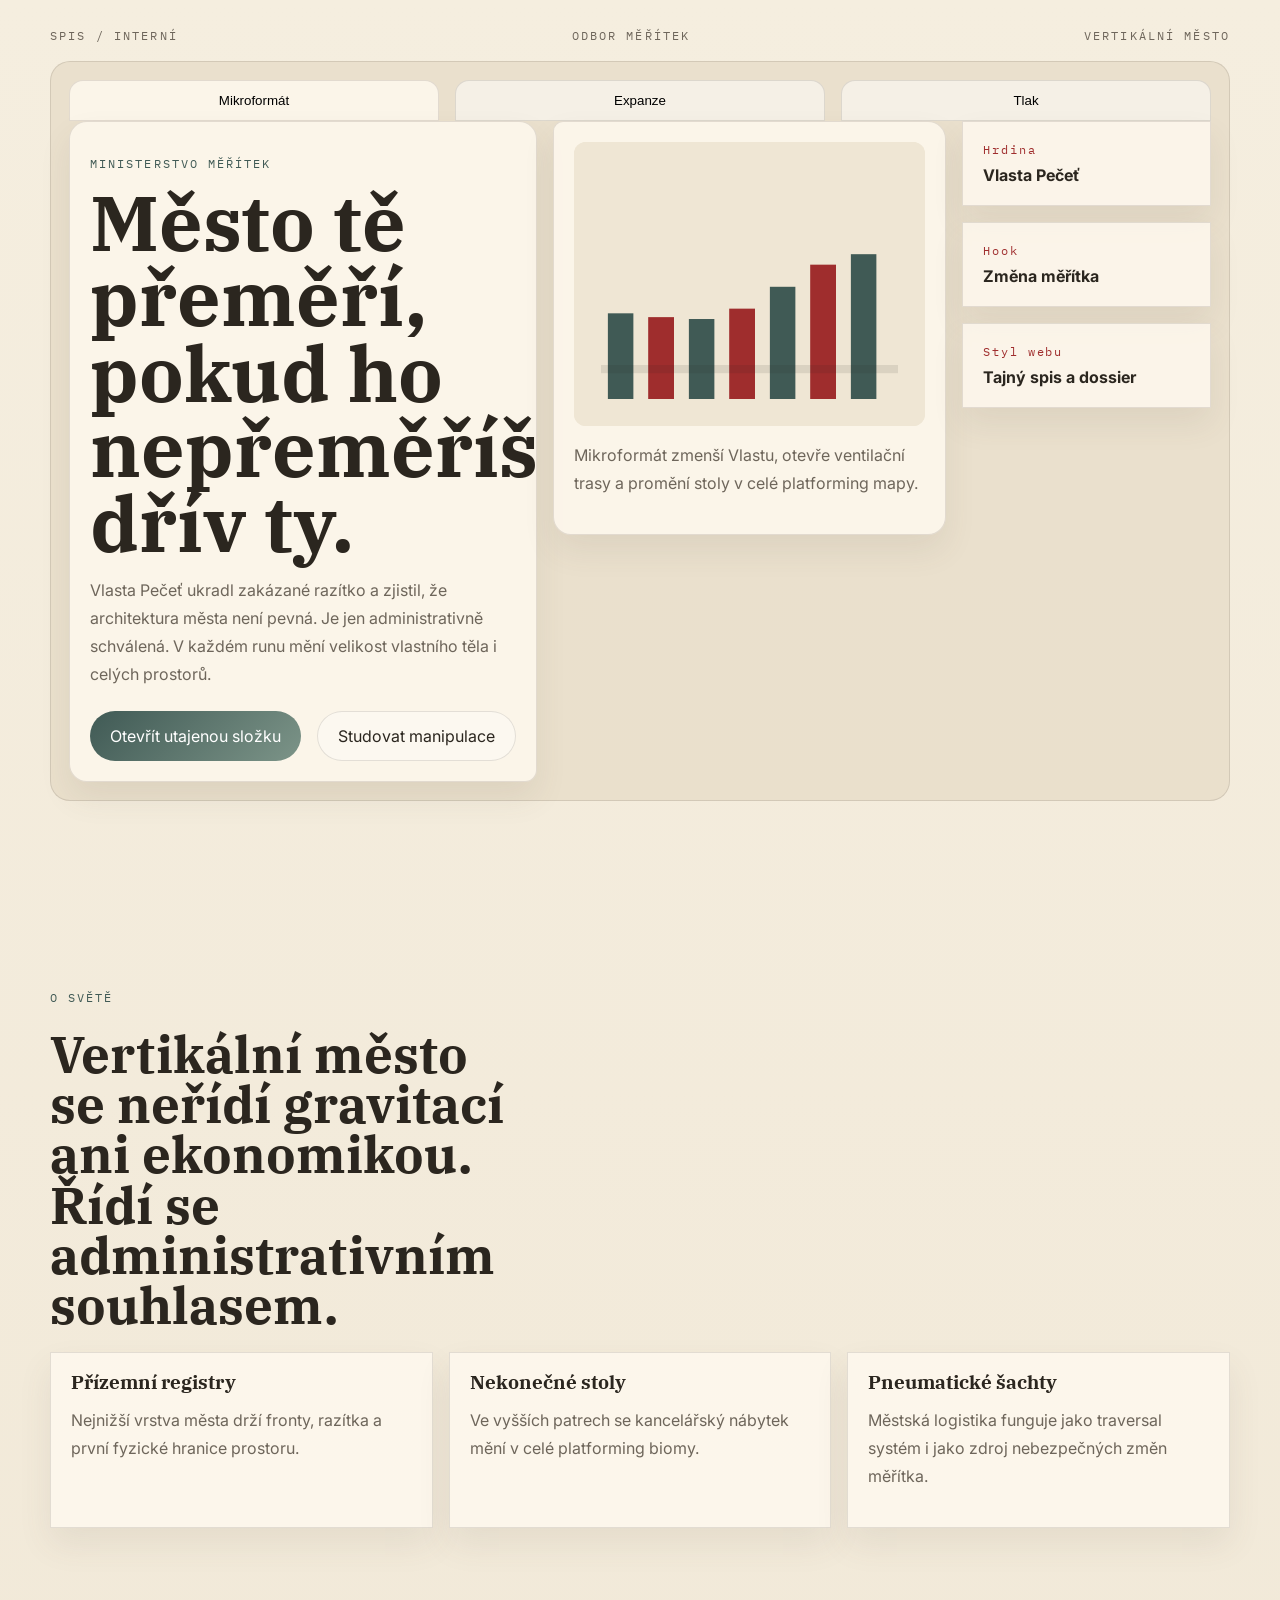
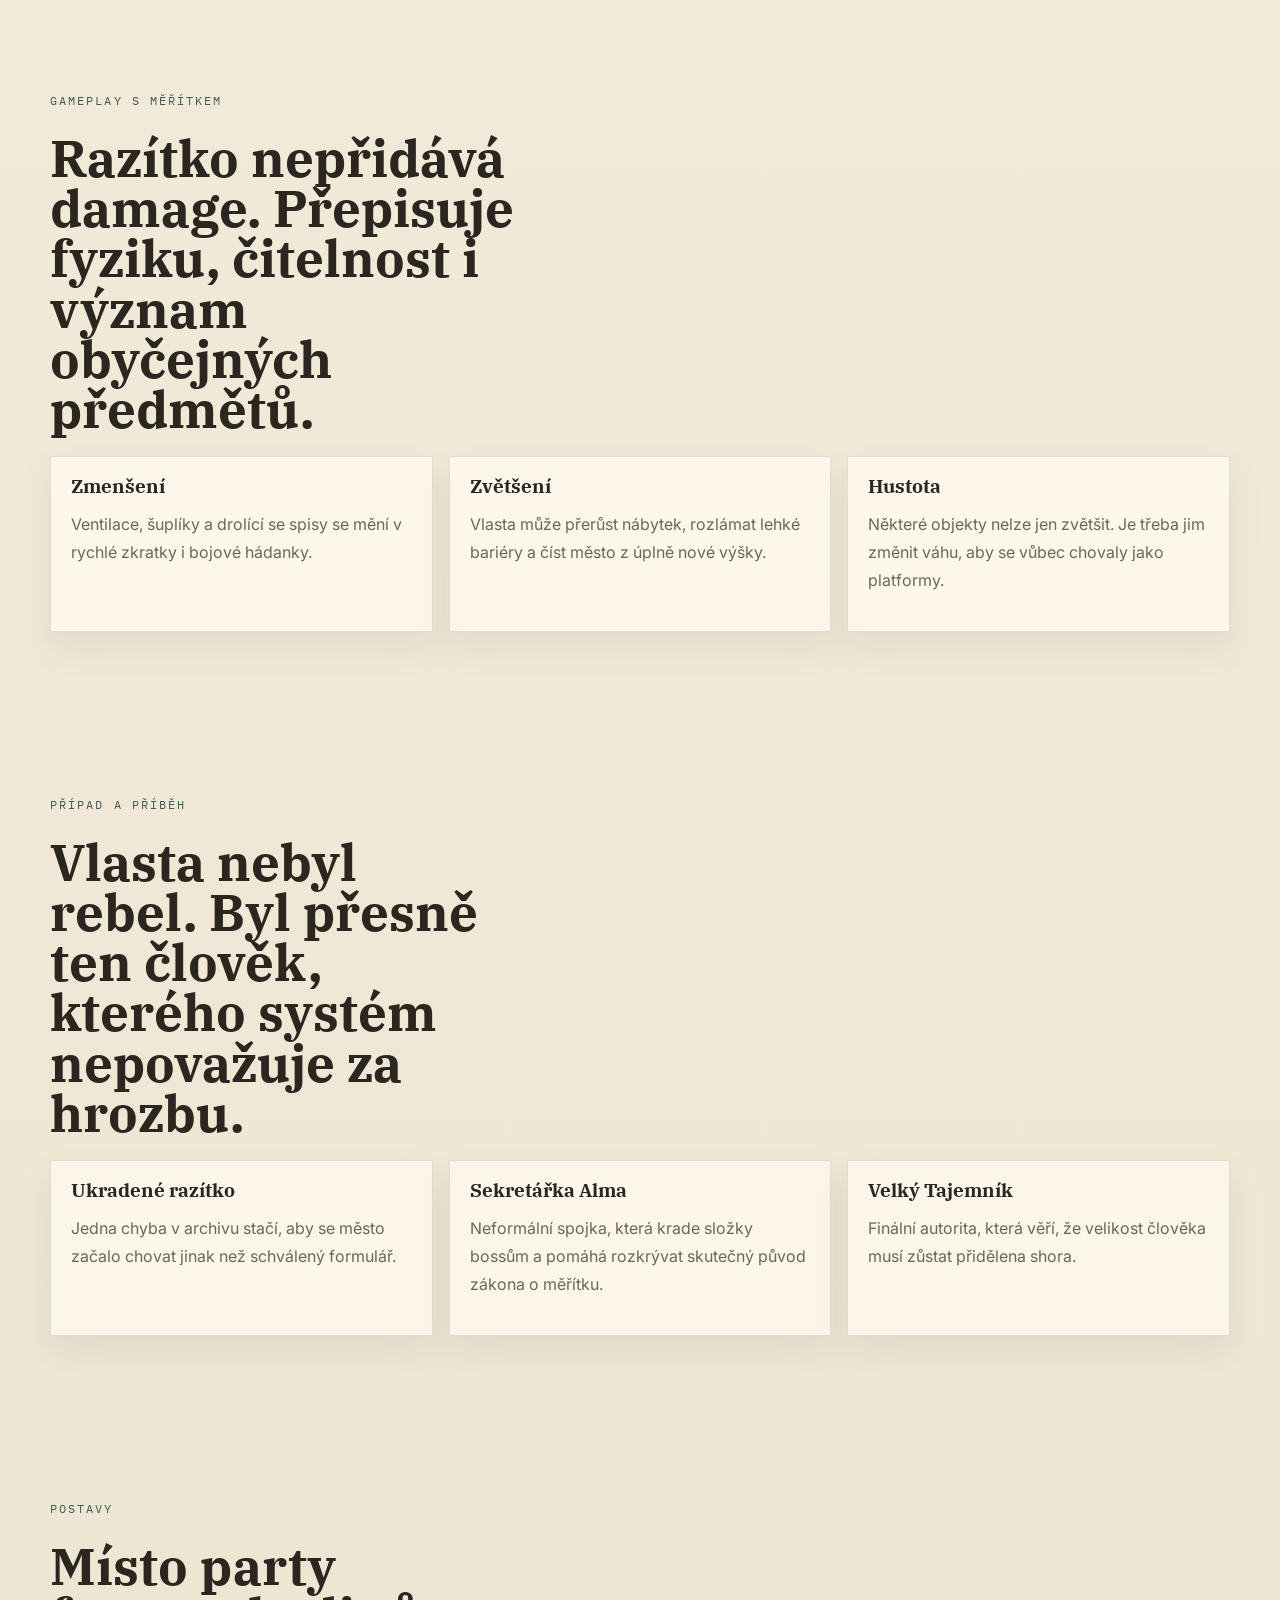
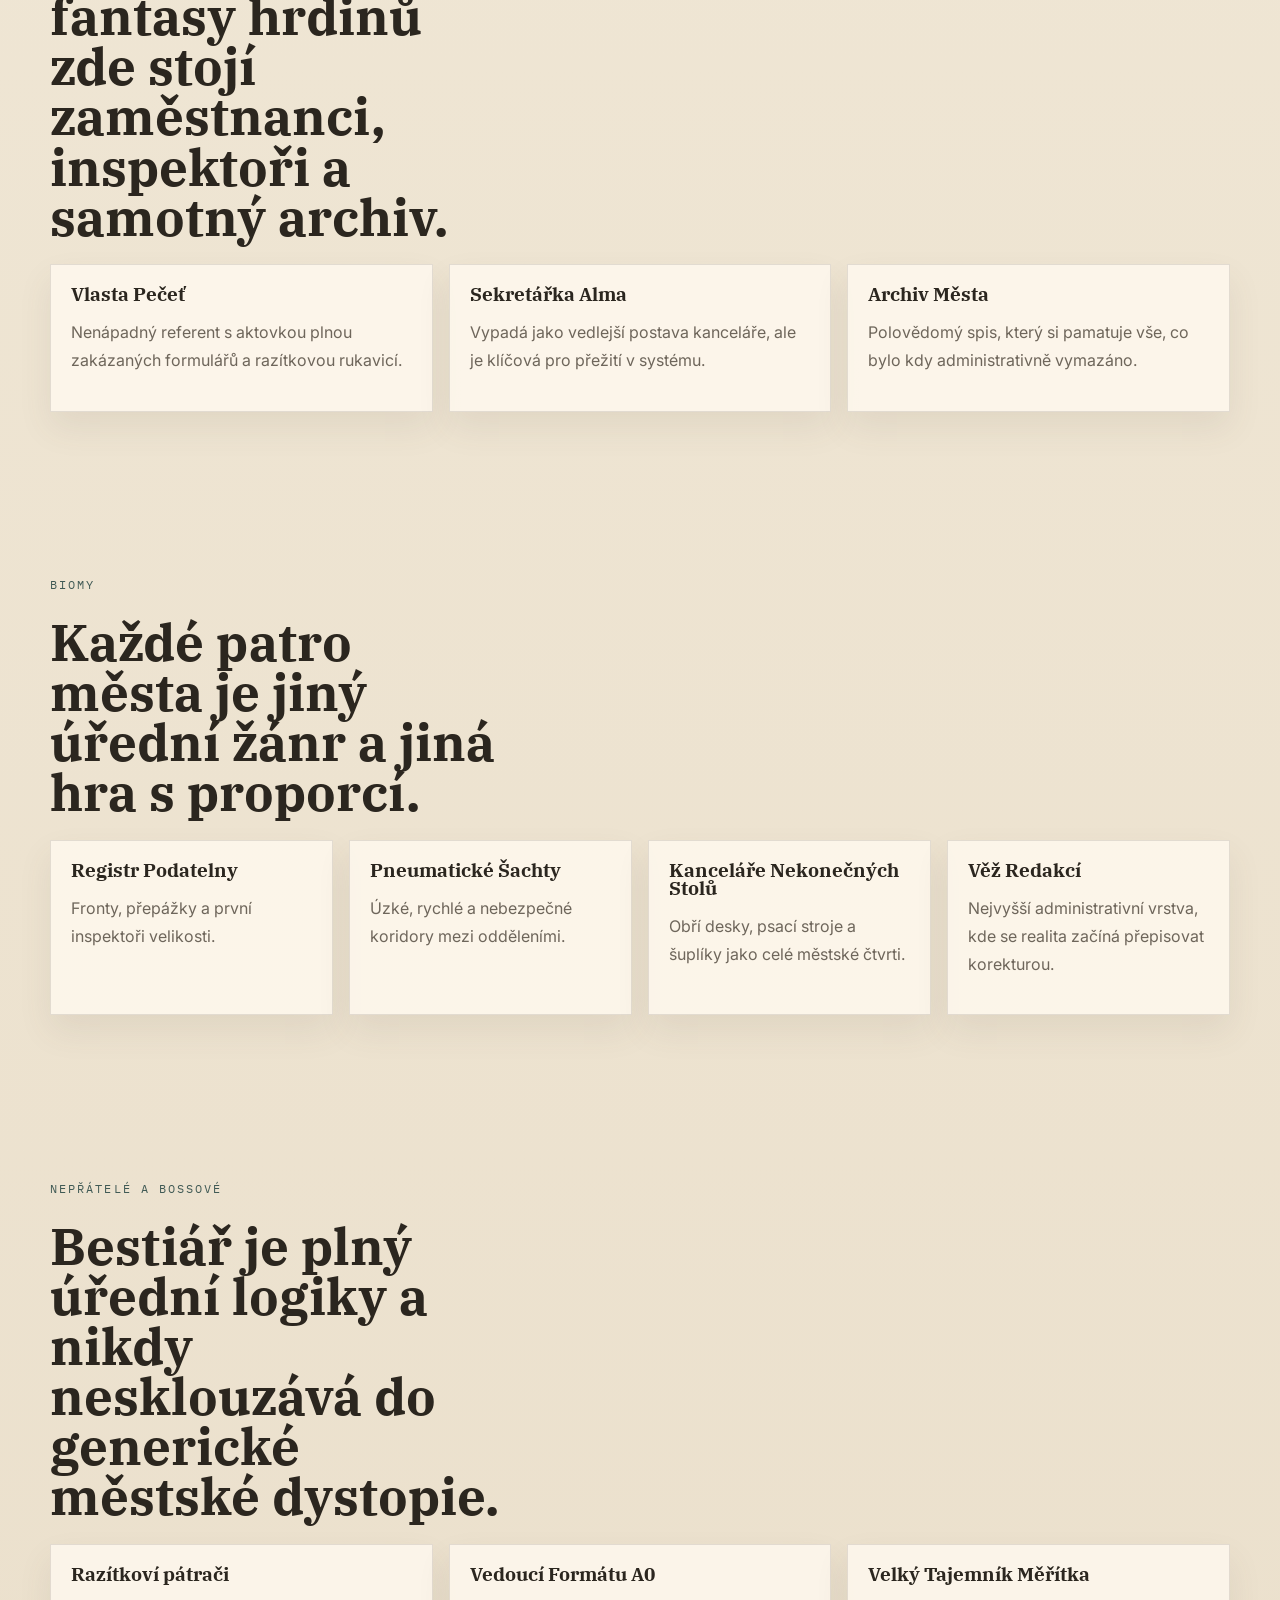
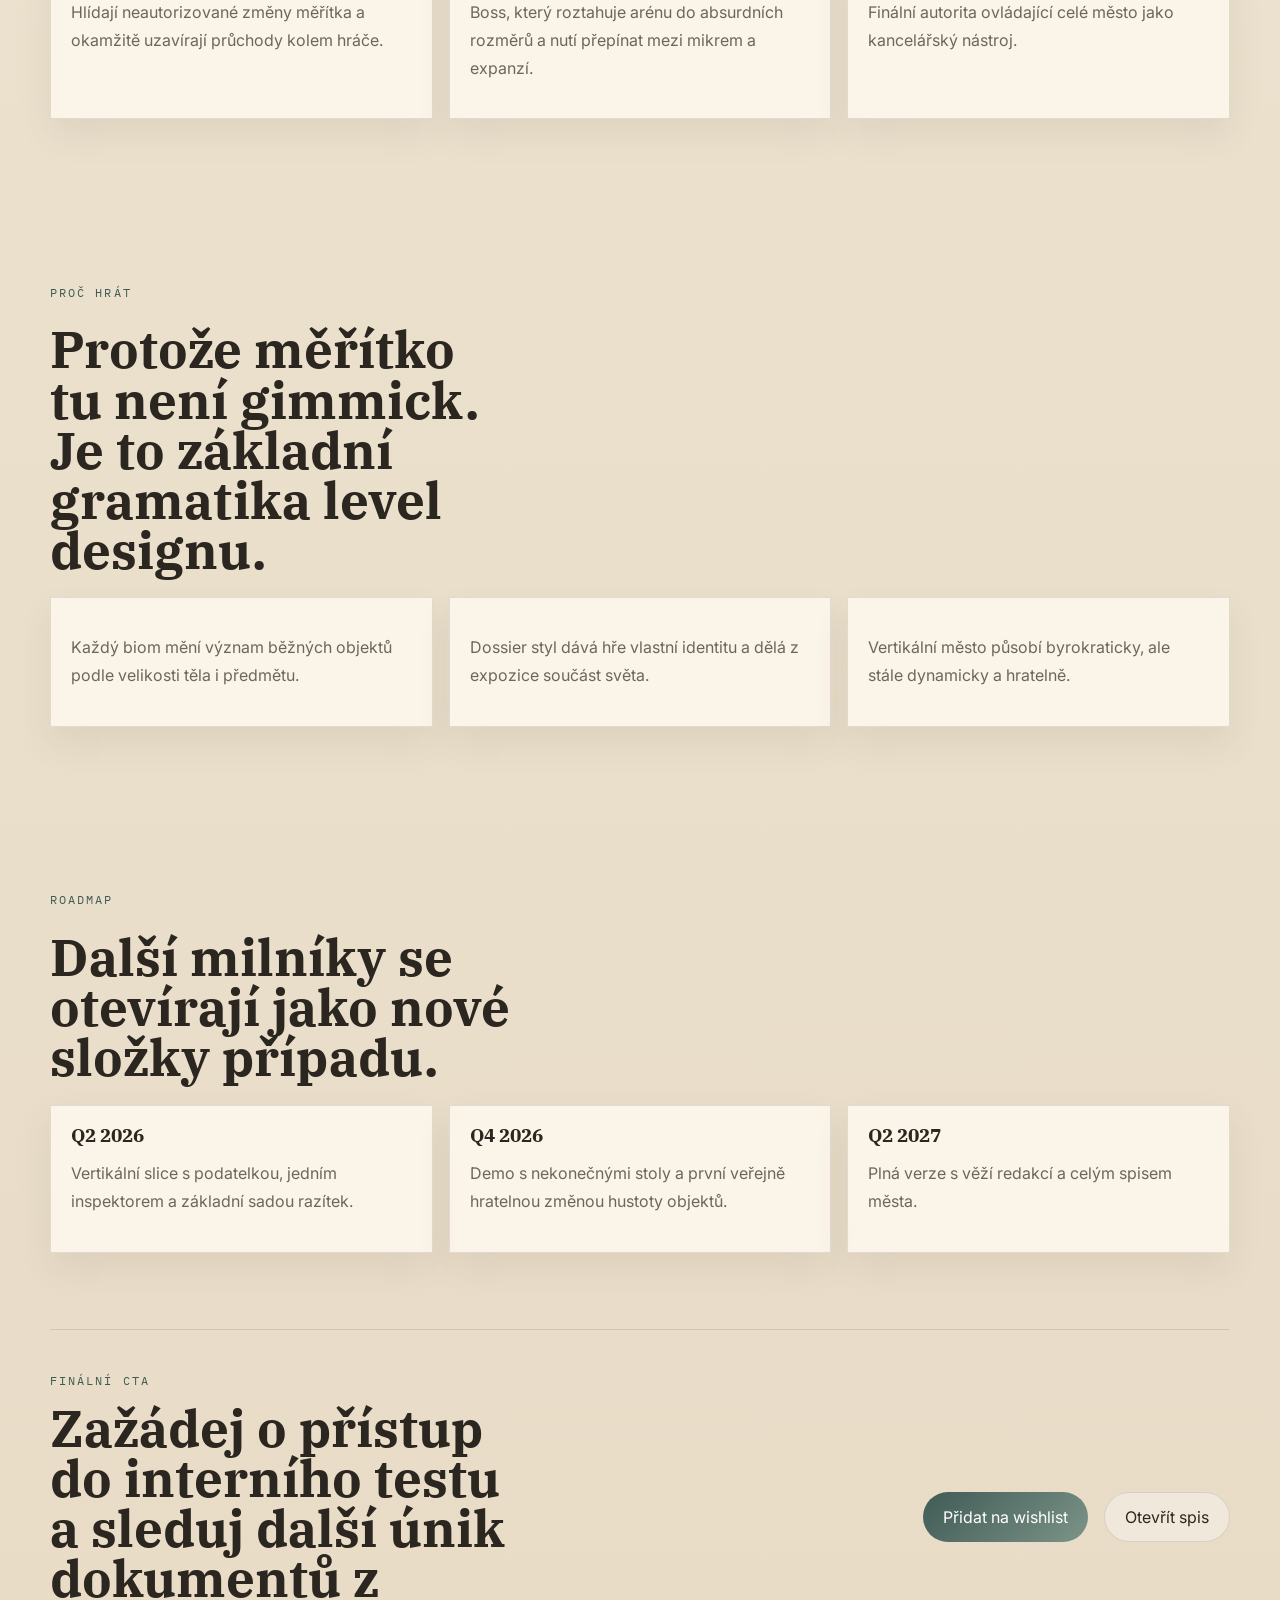
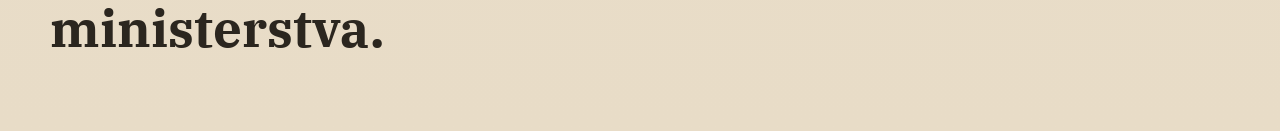
<file: world-cities-site/index.html>
<!DOCTYPE html>
<html lang="cs">
<head>
    <meta charset="UTF-8">
    <meta name="viewport" content="width=device-width, initial-scale=1.0">
    <title>Ministerstvo Měřítek</title>
    <meta name="description" content="Ministerstvo Měřítek je 2D platformer roguelike o úředníkovi, který mění velikost sebe i města ukradeným razítkem.">
    <link rel="stylesheet" href="styles.css">
    <script src="script.js" defer></script>
    <script src="script2Dgame.js" defer></script>
</head>
<body>
    <header class="hero" id="hero">
        <div class="file-header">
            <span>SPIS / INTERNÍ</span>
            <span>ODBOR MĚŘÍTEK</span>
            <span>VERTIKÁLNÍ MĚSTO</span>
        </div>

        <div class="dossier">
            <div class="folder-tabs">
                <button type="button" class="case active" data-copy="Mikroformát zmenší Vlastu, otevře ventilační trasy a promění stoly v celé platforming mapy.">Mikroformát</button>
                <button type="button" class="case" data-copy="Expanze rozšíří hráče i objekty, čímž odhalí nové mosty a rozdrtí lehké bariéry.">Expanze</button>
                <button type="button" class="case" data-copy="Tlakové razítko mění hustotu vybraných objektů a vytváří riskantní skokové zkratky.">Tlak</button>
            </div>

            <div class="dossier-grid">
                <section class="summary-card">
                    <p class="eyebrow">Ministerstvo Měřítek</p>
                    <h1>Město tě přeměří, pokud ho nepřeměříš dřív ty.</h1>
                    <p>
                        Vlasta Pečeť ukradl zakázané razítko a zjistil, že architektura města není pevná.
                        Je jen administrativně schválená. V každém runu mění velikost vlastního těla i celých prostorů.
                    </p>
                    <div class="hero-actions">
                        <a class="button primary" href="#cta">Otevřít utajenou složku</a>
                        <a class="button secondary" href="#systemy">Studovat manipulace</a>
                    </div>
                </section>

                <section class="city-canvas">
                    <canvas id="dossier-canvas" width="520" height="420" aria-label="Animované vertikální město spisu"></canvas>
                    <p class="case-copy" id="case-copy">Mikroformát zmenší Vlastu, otevře ventilační trasy a promění stoly v celé platforming mapy.</p>
                </section>

                <aside class="fact-column">
                    <article><span>Hrdina</span><strong>Vlasta Pečeť</strong></article>
                    <article><span>Hook</span><strong>Změna měřítka</strong></article>
                    <article><span>Styl webu</span><strong>Tajný spis a dossier</strong></article>
                </aside>
            </div>
        </div>
    </header>

    <main>
        <section class="section world" id="svet">
            <div class="section-heading">
                <p class="eyebrow">O světě</p>
                <h2>Vertikální město se neřídí gravitací ani ekonomikou. Řídí se administrativním souhlasem.</h2>
            </div>
            <div class="evidence-grid">
                <article><h3>Přízemní registry</h3><p>Nejnižší vrstva města drží fronty, razítka a první fyzické hranice prostoru.</p></article>
                <article><h3>Nekonečné stoly</h3><p>Ve vyšších patrech se kancelářský nábytek mění v celé platforming biomy.</p></article>
                <article><h3>Pneumatické šachty</h3><p>Městská logistika funguje jako traversal systém i jako zdroj nebezpečných změn měřítka.</p></article>
            </div>
        </section>

        <section class="section systems" id="systemy">
            <div class="section-heading">
                <p class="eyebrow">Gameplay s měřítkem</p>
                <h2>Razítko nepřidává damage. Přepisuje fyziku, čitelnost i význam obyčejných předmětů.</h2>
            </div>
            <div class="evidence-grid">
                <article><h3>Zmenšení</h3><p>Ventilace, šuplíky a drolící se spisy se mění v rychlé zkratky i bojové hádanky.</p></article>
                <article><h3>Zvětšení</h3><p>Vlasta může přerůst nábytek, rozlámat lehké bariéry a číst město z úplně nové výšky.</p></article>
                <article><h3>Hustota</h3><p>Některé objekty nelze jen zvětšit. Je třeba jim změnit váhu, aby se vůbec chovaly jako platformy.</p></article>
            </div>
        </section>

        <section class="section story" id="pribeh">
            <div class="section-heading">
                <p class="eyebrow">Případ a příběh</p>
                <h2>Vlasta nebyl rebel. Byl přesně ten člověk, kterého systém nepovažuje za hrozbu.</h2>
            </div>
            <div class="evidence-grid">
                <article><h3>Ukradené razítko</h3><p>Jedna chyba v archivu stačí, aby se město začalo chovat jinak než schválený formulář.</p></article>
                <article><h3>Sekretářka Alma</h3><p>Neformální spojka, která krade složky bossům a pomáhá rozkrývat skutečný původ zákona o měřítku.</p></article>
                <article><h3>Velký Tajemník</h3><p>Finální autorita, která věří, že velikost člověka musí zůstat přidělena shora.</p></article>
            </div>
        </section>

        <section class="section cast" id="postavy">
            <div class="section-heading">
                <p class="eyebrow">Postavy</p>
                <h2>Místo party fantasy hrdinů zde stojí zaměstnanci, inspektoři a samotný archiv.</h2>
            </div>
            <div class="evidence-grid">
                <article><h3>Vlasta Pečeť</h3><p>Nenápadný referent s aktovkou plnou zakázaných formulářů a razítkovou rukavicí.</p></article>
                <article><h3>Sekretářka Alma</h3><p>Vypadá jako vedlejší postava kanceláře, ale je klíčová pro přežití v systému.</p></article>
                <article><h3>Archiv Města</h3><p>Polovědomý spis, který si pamatuje vše, co bylo kdy administrativně vymazáno.</p></article>
            </div>
        </section>

        <section class="section biomes" id="biomy">
            <div class="section-heading">
                <p class="eyebrow">Biomy</p>
                <h2>Každé patro města je jiný úřední žánr a jiná hra s proporcí.</h2>
            </div>
            <div class="evidence-grid four">
                <article><h3>Registr Podatelny</h3><p>Fronty, přepážky a první inspektoři velikosti.</p></article>
                <article><h3>Pneumatické Šachty</h3><p>Úzké, rychlé a nebezpečné koridory mezi odděleními.</p></article>
                <article><h3>Kanceláře Nekonečných Stolů</h3><p>Obří desky, psací stroje a šuplíky jako celé městské čtvrti.</p></article>
                <article><h3>Věž Redakcí</h3><p>Nejvyšší administrativní vrstva, kde se realita začíná přepisovat korekturou.</p></article>
            </div>
        </section>

        <section class="section enemies" id="nepratele">
            <div class="section-heading">
                <p class="eyebrow">Nepřátelé a bossové</p>
                <h2>Bestiář je plný úřední logiky a nikdy nesklouzává do generické městské dystopie.</h2>
            </div>
            <div class="evidence-grid">
                <article><h3>Razítkoví pátrači</h3><p>Hlídají neautorizované změny měřítka a okamžitě uzavírají průchody kolem hráče.</p></article>
                <article><h3>Vedoucí Formátu A0</h3><p>Boss, který roztahuje arénu do absurdních rozměrů a nutí přepínat mezi mikrem a expanzí.</p></article>
                <article><h3>Velký Tajemník Měřítka</h3><p>Finální autorita ovládající celé město jako kancelářský nástroj.</p></article>
            </div>
        </section>

        <section class="section reasons" id="proc">
            <div class="section-heading">
                <p class="eyebrow">Proč hrát</p>
                <h2>Protože měřítko tu není gimmick. Je to základní gramatika level designu.</h2>
            </div>
            <div class="evidence-grid">
                <article><p>Každý biom mění význam běžných objektů podle velikosti těla i předmětu.</p></article>
                <article><p>Dossier styl dává hře vlastní identitu a dělá z expozice součást světa.</p></article>
                <article><p>Vertikální město působí byrokraticky, ale stále dynamicky a hratelně.</p></article>
            </div>
        </section>

        <section class="section roadmap" id="roadmap">
            <div class="section-heading">
                <p class="eyebrow">Roadmap</p>
                <h2>Další milníky se otevírají jako nové složky případu.</h2>
            </div>
            <div class="evidence-grid">
                <article><h3>Q2 2026</h3><p>Vertikální slice s podatelkou, jedním inspektorem a základní sadou razítek.</p></article>
                <article><h3>Q4 2026</h3><p>Demo s nekonečnými stoly a první veřejně hratelnou změnou hustoty objektů.</p></article>
                <article><h3>Q2 2027</h3><p>Plná verze s věží redakcí a celým spisem města.</p></article>
            </div>
        </section>
    </main>

    <footer class="footer-cta" id="cta">
        <div>
            <p class="eyebrow">Finální CTA</p>
            <h2>Zažádej o přístup do interního testu a sleduj další únik dokumentů z ministerstva.</h2>
        </div>
        <div class="hero-actions">
            <a class="button primary" href="#hero">Přidat na wishlist</a>
            <a class="button secondary" href="#systemy">Otevřít spis</a>
        </div>
    </footer>
</body>
</html>
</file>
<file: animals-world-site/styles.css>
@import url("https://fonts.googleapis.com/css2?family=Cormorant+Garamond:wght@500;600;700&family=Manrope:wght@400;500;600;700&display=swap");

:root {
    --bg: #0f0c0b;
    --panel: rgba(33, 22, 18, 0.78);
    --line: rgba(219, 175, 111, 0.22);
    --text: #f4e8d5;
    --muted: #cbb89a;
    --accent: #d89d52;
    --accent-2: #ffcf7a;
    --tone-shift: 0deg;
    --pointer-x: 0;
    --pointer-y: 0;
}

* { box-sizing: border-box; }
html { scroll-behavior: smooth; }

body {
    margin: 0;
    font-family: "Manrope", sans-serif;
    background:
        radial-gradient(circle at 20% 20%, rgba(255, 132, 61, 0.18), transparent 32%),
        radial-gradient(circle at 80% 10%, rgba(216, 157, 82, 0.14), transparent 28%),
        linear-gradient(180deg, #120d0c 0%, #0c0909 100%);
    color: var(--text);
    overflow-x: hidden;
}

.ember-field {
    position: fixed;
    inset: 0;
    pointer-events: none;
    background-image:
        radial-gradient(circle at 15% 30%, rgba(255, 145, 71, 0.14) 0 2px, transparent 3px),
        radial-gradient(circle at 72% 18%, rgba(255, 206, 129, 0.16) 0 1.5px, transparent 3px),
        radial-gradient(circle at 62% 68%, rgba(255, 120, 60, 0.12) 0 2px, transparent 3px);
    animation: drift 16s linear infinite;
}

.hero,
.section,
.cta-footer {
    width: min(1180px, calc(100% - 32px));
    margin: 0 auto;
}

.hero {
    padding: 30px 0 80px;
    min-height: 100vh;
    display: grid;
    gap: 32px;
}

.hero-topline,
.hero-stats,
.ring-nav,
.tone-switches,
.resonance-grid,
.world-layout,
.timeline,
.cast-grid,
.biome-columns,
.bestiary-grid,
.gallery-grid,
.roadmap-steps,
.cta-footer,
.hero-actions,
.cta-actions,
.reasons-list {
    display: grid;
    gap: 16px;
}

.hero-topline {
    grid-template-columns: repeat(3, max-content);
    justify-content: space-between;
    text-transform: uppercase;
    letter-spacing: 0.18em;
    font-size: 0.72rem;
    color: var(--muted);
}

.hero-copy {
    text-align: center;
    max-width: 760px;
    margin: 0 auto;
}

.eyebrow {
    text-transform: uppercase;
    letter-spacing: 0.24em;
    color: var(--accent-2);
    font-size: 0.76rem;
}

h1,
h2,
h3,
.core-value {
    margin: 0;
    font-family: "Cormorant Garamond", serif;
    font-weight: 600;
}

h1 {
    font-size: clamp(3.4rem, 8vw, 6.8rem);
    line-height: 0.92;
    max-width: 10ch;
    margin: 12px auto 18px;
}

h2 {
    font-size: clamp(2.2rem, 5vw, 4rem);
    line-height: 0.98;
    max-width: 15ch;
}

.hero-text,
.world-panel p,
.timeline p,
.cast-grid p,
.biome-columns p,
.bestiary-grid p,
.gallery-grid p,
.roadmap-steps p,
.reasons-list p,
.core-copy,
.cta-footer p {
    color: var(--muted);
    line-height: 1.7;
}

.hero-actions,
.cta-actions {
    grid-template-columns: repeat(2, max-content);
    justify-content: center;
    margin-top: 24px;
}

.button {
    display: inline-flex;
    align-items: center;
    justify-content: center;
    padding: 14px 22px;
    border-radius: 999px;
    text-decoration: none;
    transition: transform 0.3s ease, border-color 0.3s ease;
}

.button:hover { transform: translateY(-2px); }

.primary {
    background: linear-gradient(135deg, rgba(216, 157, 82, 0.95), rgba(255, 207, 122, 0.88));
    color: #1a110d;
}

.secondary {
    border: 1px solid var(--line);
    color: var(--text);
    background: rgba(255, 255, 255, 0.03);
}

.sanctum {
    display: grid;
    justify-items: center;
    gap: 18px;
    padding: 24px;
    border: 1px solid var(--line);
    border-radius: 40px;
    background: radial-gradient(circle at 50% 50%, rgba(255, 186, 105, 0.08), rgba(0, 0, 0, 0) 45%), var(--panel);
    box-shadow: 0 30px 80px rgba(0, 0, 0, 0.45);
    transform: translate3d(calc(var(--pointer-x) * 10px), calc(var(--pointer-y) * 10px), 0);
}

#bell-canvas {
    width: min(100%, 520px);
    height: auto;
}

.sanctum-core { text-align: center; max-width: 420px; }
.core-label { text-transform: uppercase; letter-spacing: 0.18em; font-size: 0.72rem; color: var(--muted); }
.core-value { font-size: clamp(2rem, 3vw, 3rem); }

.tone-switches {
    grid-template-columns: repeat(3, minmax(0, 1fr));
    width: min(100%, 560px);
}

.tone {
    border: 1px solid var(--line);
    background: rgba(255, 255, 255, 0.03);
    color: var(--text);
    padding: 12px;
    border-radius: 999px;
    cursor: pointer;
}

.tone.active {
    border-color: rgba(255, 210, 132, 0.7);
    background: rgba(216, 157, 82, 0.18);
}

.ring-nav {
    grid-template-columns: repeat(6, max-content);
    justify-content: center;
}

.ring-nav a {
    color: var(--muted);
    text-decoration: none;
    padding: 8px 12px;
    border-radius: 999px;
    border: 1px solid transparent;
}

.ring-nav a.active,
.ring-nav a:hover {
    border-color: var(--line);
    color: var(--accent-2);
}

.hero-stats { grid-template-columns: repeat(3, 1fr); }

.hero-stats article,
.resonance-card,
.world-panel,
.timeline article,
.cast-grid article,
.biome-columns article,
.bestiary-grid article,
.gallery-grid article,
.roadmap-steps article {
    border: 1px solid var(--line);
    border-radius: 24px;
    padding: 22px;
    background: rgba(22, 15, 14, 0.78);
}

.hero-stats span,
.resonance-card span {
    display: block;
    text-transform: uppercase;
    letter-spacing: 0.16em;
    font-size: 0.7rem;
    color: var(--muted);
    margin-bottom: 12px;
}

.section { padding: 82px 0; }
.section-heading { display: grid; gap: 10px; margin-bottom: 28px; }
.resonance-grid,
.cast-grid,
.bestiary-grid,
.gallery-grid,
.roadmap-steps { grid-template-columns: repeat(3, minmax(0, 1fr)); }
.world-layout { grid-template-columns: 1.25fr 0.75fr 0.75fr; }
.timeline { grid-template-columns: repeat(3, minmax(0, 1fr)); }
.biome-columns { grid-template-columns: repeat(4, minmax(0, 1fr)); }
.reasons-list { grid-template-columns: repeat(3, minmax(0, 1fr)); }

.cta-footer {
    padding: 40px 0 80px;
    align-items: center;
    grid-template-columns: 1fr auto;
    border-top: 1px solid var(--line);
}

@keyframes drift {
    0% { transform: translateY(0); }
    50% { transform: translateY(-18px); }
    100% { transform: translateY(0); }
}

@media (max-width: 920px) {
    .hero-topline,
    .hero-actions,
    .cta-actions,
    .hero-stats,
    .resonance-grid,
    .world-layout,
    .timeline,
    .cast-grid,
    .biome-columns,
    .bestiary-grid,
    .reasons-list,
    .gallery-grid,
    .roadmap-steps,
    .cta-footer,
    .ring-nav,
    .tone-switches {
        grid-template-columns: 1fr;
    }

    h1 { max-width: none; }
}
</file>
<file: favorite-books-site/styles.css>
@import url("https://fonts.googleapis.com/css2?family=Fraunces:opsz,wght@9..144,500;9..144,600;9..144,700&family=Outfit:wght@400;500;600;700&display=swap");

:root {
    --paper: #f6f0e6;
    --sea: #5e8f8d;
    --coral: #d37d62;
    --ink: #22414a;
    --soft-ink: #5f7479;
    --line: rgba(34, 65, 74, 0.15);
    --accent-shift: 0deg;
}

* { box-sizing: border-box; }
html { scroll-behavior: smooth; }

body {
    margin: 0;
    font-family: "Outfit", sans-serif;
    color: var(--ink);
    background:
        radial-gradient(circle at 12% 12%, rgba(211, 125, 98, 0.18), transparent 28%),
        linear-gradient(180deg, #fbf7f0 0%, #efe8dd 100%);
}

.hero,
.section,
.footer-cta {
    width: min(1180px, calc(100% - 32px));
    margin: 0 auto;
}

.top-nav,
.hero-layout,
.hero-actions,
.ink-switches,
.curator,
.story-ribbon,
.postcard-grid,
.museum-grid,
.biome-posters,
.reason-columns,
.footer-cta {
    display: grid;
    gap: 18px;
}

.top-nav {
    grid-template-columns: repeat(5, max-content);
    justify-content: end;
    padding-top: 24px;
}

.top-nav a {
    color: var(--soft-ink);
    text-decoration: none;
    padding: 10px 12px;
    border-radius: 999px;
    background: rgba(255, 255, 255, 0.45);
}

.hero {
    padding: 24px 0 70px;
}

.hero-layout {
    grid-template-columns: 1fr 0.95fr;
    align-items: center;
    min-height: calc(100vh - 70px);
}

.eyebrow {
    text-transform: uppercase;
    letter-spacing: 0.2em;
    font-size: 0.72rem;
    color: var(--sea);
}

h1,
h2,
h3 {
    margin: 0;
    font-family: "Fraunces", serif;
    line-height: 1;
}

h1 {
    font-size: clamp(3.2rem, 7vw, 6.1rem);
    max-width: 10ch;
    margin: 10px 0 18px;
}

h2 {
    font-size: clamp(2rem, 5vw, 3.6rem);
    max-width: 14ch;
}

p {
    line-height: 1.75;
    color: var(--soft-ink);
}

.button {
    display: inline-flex;
    padding: 14px 20px;
    border-radius: 999px;
    text-decoration: none;
    transition: transform 0.25s ease, box-shadow 0.25s ease;
}

.button:hover { transform: translateY(-2px); }
.primary { background: linear-gradient(135deg, var(--sea), #7cb4ad); color: white; box-shadow: 0 12px 24px rgba(94, 143, 141, 0.22); }
.secondary { border: 1px solid var(--line); color: var(--ink); background: rgba(255, 255, 255, 0.5); }

.hero-actions {
    grid-template-columns: repeat(2, max-content);
    margin-top: 28px;
}

.atlas-board,
.panel,
.postcard,
.museum-grid article,
.biome-posters article {
    background: rgba(255, 255, 255, 0.66);
    border: 1px solid rgba(34, 65, 74, 0.12);
    border-radius: 30px;
    box-shadow: 0 18px 40px rgba(80, 107, 112, 0.12);
}

.atlas-board {
    padding: 22px;
    transform: rotate(-1.8deg);
    transition: transform 0.25s ease;
}

.board-tag,
.panel span,
.postcard span {
    text-transform: uppercase;
    letter-spacing: 0.18em;
    font-size: 0.72rem;
    color: var(--sea);
}

#atlas-canvas {
    width: 100%;
    height: auto;
    margin: 14px 0;
    display: block;
    border-radius: 24px;
    background: linear-gradient(180deg, #dfeeed 0%, #c9dfdf 50%, #a9cfcb 100%);
}

.ink-switches { grid-template-columns: repeat(3, 1fr); }

.ink {
    border: 1px solid var(--line);
    background: rgba(255, 255, 255, 0.78);
    color: var(--ink);
    padding: 11px;
    border-radius: 999px;
    cursor: pointer;
}

.ink.active {
    background: rgba(94, 143, 141, 0.16);
    border-color: rgba(94, 143, 141, 0.3);
}

.section { padding: 78px 0; }
.section-heading { display: grid; gap: 10px; margin-bottom: 24px; }
.curator { grid-template-columns: 1.4fr 0.8fr 0.8fr; }
.panel, .postcard, .museum-grid article, .biome-posters article { padding: 22px; }
.story-ribbon, .museum-grid, .reason-columns, .footer-cta { grid-template-columns: repeat(3, 1fr); }
.postcard-grid, .biome-posters { grid-template-columns: repeat(3, minmax(0, 1fr)); }

.postcard {
    transform: rotate(calc(var(--accent-shift) * 0.001));
    transition: transform 0.25s ease, box-shadow 0.25s ease;
}

.postcard.lift,
.postcard:hover {
    transform: translateY(-6px) rotate(-1deg);
}

.footer-cta {
    padding: 32px 0 78px;
    align-items: center;
    border-top: 1px solid var(--line);
}

@media (max-width: 920px) {
    .top-nav,
    .hero-layout,
    .hero-actions,
    .ink-switches,
    .curator,
    .story-ribbon,
    .postcard-grid,
    .museum-grid,
    .biome-posters,
    .reason-columns,
    .footer-cta {
        grid-template-columns: 1fr;
    }

    .atlas-board { transform: none; }
}
</file>
<file: fitness-health-site/styles.css>
@import url("https://fonts.googleapis.com/css2?family=Syne:wght@500;600;700;800&family=IBM+Plex+Sans:wght@400;500;600;700&display=swap");

:root {
    --bg: #141716;
    --bone: #ebe1d4;
    --ink: #efe8df;
    --muted: #b7b1a7;
    --acid: #b8d558;
    --bruise: #6a4558;
    --line: rgba(205, 240, 129, 0.18);
    --panel: rgba(28, 32, 30, 0.82);
    --bio-x: 0px;
    --bio-y: 0px;
    --mut-shift: 0px;
}

* { box-sizing: border-box; }
html { scroll-behavior: smooth; }

body {
    margin: 0;
    font-family: "IBM Plex Sans", sans-serif;
    color: var(--ink);
    background:
        radial-gradient(circle at 18% 15%, rgba(184, 213, 88, 0.12), transparent 26%),
        radial-gradient(circle at 82% 12%, rgba(106, 69, 88, 0.18), transparent 30%),
        linear-gradient(180deg, #131615 0%, #0f1211 100%);
}

.vein-fog {
    position: fixed;
    inset: 0;
    pointer-events: none;
    background:
        radial-gradient(circle at 25% 40%, rgba(184, 213, 88, 0.08), transparent 20%),
        radial-gradient(circle at 65% 62%, rgba(106, 69, 88, 0.12), transparent 24%);
    transform: translate(var(--bio-x), var(--bio-y));
}

.hero,
.section,
.footer-cta {
    width: min(1180px, calc(100% - 32px));
    margin: 0 auto;
}

.status-rail,
.hero-grid,
.hero-actions,
.mutation-switches,
.lab-column,
.mutation-grid,
.world-layout,
.story-cards,
.biome-grid,
.reason-strip,
.footer-cta {
    display: grid;
    gap: 16px;
}

.hero {
    padding: 28px 0 74px;
    min-height: 100vh;
}

.status-rail {
    grid-template-columns: repeat(3, max-content);
    justify-content: space-between;
    text-transform: uppercase;
    letter-spacing: 0.18em;
    font-size: 0.72rem;
    color: var(--muted);
}

.hero-grid {
    grid-template-columns: 1.05fr 1fr 0.72fr;
    align-items: center;
    min-height: calc(100vh - 80px);
}

.eyebrow {
    text-transform: uppercase;
    letter-spacing: 0.22em;
    color: var(--acid);
    font-size: 0.72rem;
}

h1,
h2,
h3 {
    margin: 0;
    font-family: "Syne", sans-serif;
    line-height: 0.94;
}

h1 { font-size: clamp(3rem, 7vw, 6rem); max-width: 10ch; margin: 10px 0 18px; }
h2 { font-size: clamp(2rem, 4.5vw, 3.6rem); max-width: 14ch; }

p { color: var(--muted); line-height: 1.72; }

.button {
    display: inline-flex;
    align-items: center;
    justify-content: center;
    padding: 14px 20px;
    text-decoration: none;
    border-radius: 999px;
}

.hero-actions {
    grid-template-columns: repeat(2, max-content);
    margin-top: 24px;
}

.primary { background: linear-gradient(135deg, rgba(184, 213, 88, 0.92), rgba(136, 181, 68, 0.88)); color: #111511; }
.secondary { border: 1px solid var(--line); color: var(--ink); background: rgba(255, 255, 255, 0.03); }

.specimen-stage,
.lab-column article,
.mutation-grid article,
.large-panel,
.world-layout article,
.story-cards article,
.biome-grid article,
.reason-strip p {
    background: var(--panel);
    border: 1px solid var(--line);
    border-radius: 34px 18px 30px 22px;
    box-shadow: 0 18px 50px rgba(0, 0, 0, 0.3);
}

.specimen-stage {
    padding: 18px;
    transform: translate(calc(var(--mut-shift) * 0.06), 0);
}

#pollen-canvas {
    width: 100%;
    height: auto;
    display: block;
    border-radius: 28px;
    background: radial-gradient(circle at 50% 40%, rgba(255, 255, 255, 0.08), rgba(0, 0, 0, 0));
}

.mutation-switches { grid-template-columns: repeat(3, 1fr); margin-top: 16px; }

.morph {
    padding: 12px;
    border-radius: 999px;
    border: 1px solid var(--line);
    background: rgba(255, 255, 255, 0.03);
    color: var(--ink);
    cursor: pointer;
}

.morph.active { background: rgba(184, 213, 88, 0.14); }
.specimen-note { margin-top: 14px; }

.lab-column article,
.mutation-grid article,
.large-panel,
.world-layout article,
.story-cards article,
.biome-grid article {
    padding: 22px;
}

.lab-column span {
    display: block;
    text-transform: uppercase;
    letter-spacing: 0.16em;
    color: var(--acid);
    font-size: 0.72rem;
    margin-bottom: 8px;
}

.section { padding: 80px 0; }
.section-heading { display: grid; gap: 10px; margin-bottom: 26px; }
.mutation-grid,
.story-cards { grid-template-columns: repeat(3, minmax(0, 1fr)); }
.world-layout { grid-template-columns: 1.2fr 0.8fr 0.8fr; }
.biome-grid { grid-template-columns: repeat(4, minmax(0, 1fr)); }
.reason-strip { grid-template-columns: repeat(3, minmax(0, 1fr)); }
.reason-strip p { padding: 22px; }

.footer-cta {
    padding: 30px 0 78px;
    align-items: center;
    grid-template-columns: 1fr auto;
    border-top: 1px solid var(--line);
}

@media (max-width: 960px) {
    .status-rail,
    .hero-grid,
    .hero-actions,
    .mutation-switches,
    .lab-column,
    .mutation-grid,
    .world-layout,
    .story-cards,
    .biome-grid,
    .reason-strip,
    .footer-cta {
        grid-template-columns: 1fr;
    }

    h1 { max-width: none; }
}
</file>
<file: game-style-site/styles.css>
@import url("https://fonts.googleapis.com/css2?family=Bebas+Neue&family=Inter:wght@400;500;600;700&display=swap");

:root {
    --cream: #f7ecdd;
    --red: #c6372b;
    --blue: #244c8b;
    --ink: #1a1412;
    --muted: #6f5d54;
    --line: rgba(26, 20, 18, 0.14);
}

* { box-sizing: border-box; }
html { scroll-behavior: smooth; }
body {
    margin: 0;
    font-family: "Inter", sans-serif;
    color: var(--ink);
    background:
        radial-gradient(circle at 15% 12%, rgba(198, 55, 43, 0.14), transparent 20%),
        linear-gradient(180deg, #fff7ee 0%, #f2e0ca 100%);
}

.hero,
.section,
.footer-cta { width: min(1180px, calc(100% - 32px)); margin: 0 auto; }
.poster-grid,
.hero-actions,
.act-switches,
.poster-cards,
.story-row,
.footer-cta { display: grid; gap: 18px; }

.hero { padding: 24px 0 74px; min-height: 100vh; }
.poster-grid { grid-template-columns: 0.2fr 0.8fr 0.75fr; align-items: start; min-height: calc(100vh - 40px); }
.poster-strip {
    writing-mode: vertical-rl;
    text-transform: uppercase;
    letter-spacing: 0.24em;
    color: var(--red);
    display: grid;
    gap: 18px;
}

.eyebrow { text-transform: uppercase; letter-spacing: 0.22em; color: var(--blue); font-size: 0.74rem; }
h1, h2, h3 { margin: 0; font-family: "Bebas Neue", sans-serif; line-height: 0.92; }
h1 { font-size: clamp(4rem, 8vw, 7.4rem); max-width: 8ch; }
h2 { font-size: clamp(2.8rem, 5vw, 4.6rem); max-width: 13ch; }
p { color: var(--muted); line-height: 1.72; }

.button {
    display: inline-flex;
    align-items: center;
    justify-content: center;
    padding: 14px 20px;
    border-radius: 999px;
    text-decoration: none;
}

.hero-actions { grid-template-columns: repeat(2, max-content); margin-top: 22px; }
.primary { background: linear-gradient(135deg, var(--red), #ff8f61); color: white; }
.secondary { border: 1px solid var(--line); color: var(--ink); background: rgba(255,255,255,0.45); }

.poster-main,
.poster-stage,
.poster-cards article,
.story-row article {
    background: rgba(255, 248, 240, 0.7);
    border: 1px solid var(--line);
    box-shadow: 0 16px 38px rgba(124, 76, 54, 0.12);
}

.poster-main {
    padding: 26px;
    border-radius: 32px 16px 28px 22px;
}

.poster-stage {
    padding: 18px;
    border-radius: 18px 34px 18px 30px;
    transform: rotate(-1.5deg);
}

#carnival-canvas {
    width: 100%;
    height: auto;
    display: block;
    border-radius: 20px;
    background: #160d0d;
}

.act-switches { grid-template-columns: repeat(3, 1fr); margin-top: 14px; }
.act {
    padding: 12px;
    border-radius: 999px;
    border: 1px solid var(--line);
    background: rgba(255,255,255,0.3);
    cursor: pointer;
}
.act.active { background: rgba(198, 55, 43, 0.12); }

.section { padding: 76px 0; }
.section-heading { display: grid; gap: 10px; margin-bottom: 22px; }
.poster-cards, .story-row { grid-template-columns: repeat(3, minmax(0, 1fr)); }
.poster-cards.four { grid-template-columns: repeat(4, minmax(0, 1fr)); }
.poster-cards article, .story-row article { padding: 22px; }

.footer-cta {
    padding: 30px 0 78px;
    align-items: center;
    grid-template-columns: 1fr auto;
    border-top: 1px solid var(--line);
}

@media (max-width: 980px) {
    .poster-grid,
    .hero-actions,
    .act-switches,
    .poster-cards,
    .poster-cards.four,
    .story-row,
    .footer-cta {
        grid-template-columns: 1fr;
    }

    .poster-stage { transform: none; }
    h1 { max-width: none; }
}
</file>
<file: mcdonalds-order-site/styles.css>
@import url("https://fonts.googleapis.com/css2?family=Marcellus&family=Nunito+Sans:wght@400;500;600;700&display=swap");

:root {
    --night: #08111f;
    --sky: #10203d;
    --text: #eef2ff;
    --muted: #b7c2d6;
    --gold: #f8ba54;
    --moon: #e8ecff;
    --line: rgba(232, 236, 255, 0.14);
}

* { box-sizing: border-box; }
html { scroll-behavior: smooth; }
body {
    margin: 0;
    font-family: "Nunito Sans", sans-serif;
    color: var(--text);
    background:
        radial-gradient(circle at 20% 10%, rgba(248, 186, 84, 0.12), transparent 20%),
        linear-gradient(180deg, #11203d 0%, #06111f 100%);
}

.hero,
.section,
.footer-cta { width: min(1180px, calc(100% - 32px)); margin: 0 auto; }
.lantern-nav,
.panorama,
.hero-actions,
.moon-switches,
.glow-grid,
.footer-cta { display: grid; gap: 16px; }

.hero { padding: 26px 0 74px; min-height: 100vh; }
.lantern-nav { grid-template-columns: repeat(5, max-content); justify-content: center; }
.lantern-nav a { color: var(--muted); text-decoration: none; padding: 10px 12px; border-radius: 999px; border: 1px solid var(--line); }

.panorama { grid-template-columns: 0.92fr 1.08fr; align-items: center; min-height: calc(100vh - 70px); }
.eyebrow { text-transform: uppercase; letter-spacing: 0.22em; color: var(--gold); font-size: 0.72rem; }
h1, h2, h3 { margin: 0; font-family: "Marcellus", serif; line-height: 0.98; }
h1 { font-size: clamp(3rem, 6vw, 5.6rem); max-width: 10ch; }
h2 { font-size: clamp(2rem, 4vw, 3.4rem); max-width: 15ch; }
p { color: var(--muted); line-height: 1.76; }

.button {
    display: inline-flex;
    align-items: center;
    justify-content: center;
    padding: 14px 20px;
    border-radius: 999px;
    text-decoration: none;
}

.hero-actions { grid-template-columns: repeat(2, max-content); margin-top: 22px; }
.primary { background: linear-gradient(135deg, var(--gold), #ffd78c); color: #1a2134; }
.secondary { border: 1px solid var(--line); color: var(--text); }

.moon-stage,
.glow-grid article {
    background: rgba(10, 18, 34, 0.45);
    border: 1px solid var(--line);
    border-radius: 24px;
    box-shadow: 0 16px 34px rgba(0, 0, 0, 0.2);
}

.moon-stage { padding: 18px; }
#moon-canvas { width: 100%; height: auto; display: block; border-radius: 20px; background: #08111f; }
.moon-switches { grid-template-columns: repeat(2, 1fr); margin-top: 14px; }
.moon {
    padding: 12px;
    border-radius: 999px;
    border: 1px solid var(--line);
    background: rgba(255,255,255,0.04);
    color: var(--text);
    cursor: pointer;
}
.moon.active { background: rgba(248, 186, 84, 0.14); }

.section { padding: 76px 0; }
.section-heading { display: grid; gap: 10px; margin-bottom: 22px; }
.glow-grid { grid-template-columns: repeat(3, minmax(0, 1fr)); }
.glow-grid.four { grid-template-columns: repeat(4, minmax(0, 1fr)); }
.glow-grid article { padding: 22px; }

.footer-cta {
    padding: 30px 0 78px;
    align-items: center;
    grid-template-columns: 1fr auto;
    border-top: 1px solid var(--line);
}

@media (max-width: 980px) {
    .lantern-nav,
    .panorama,
    .hero-actions,
    .moon-switches,
    .glow-grid,
    .glow-grid.four,
    .footer-cta {
        grid-template-columns: 1fr;
    }

    h1 { max-width: none; }
}
</file>
<file: musical-instruments-site/styles.css>
@import url("https://fonts.googleapis.com/css2?family=Press+Start+2P&family=Oxanium:wght@400;500;700&display=swap");

:root {
    --bg: #060606;
    --panel: #101015;
    --lime: #d5ff2f;
    --pink: #ff2ec7;
    --cyan: #37e3ff;
    --text: #f7f9ff;
    --muted: #8f98aa;
    --line: rgba(213, 255, 47, 0.25);
}

* { box-sizing: border-box; }
html { scroll-behavior: smooth; }
body {
    margin: 0;
    font-family: "Oxanium", sans-serif;
    color: var(--text);
    background:
        radial-gradient(circle at 15% 10%, rgba(213, 255, 47, 0.12), transparent 18%),
        radial-gradient(circle at 85% 12%, rgba(255, 46, 199, 0.12), transparent 18%),
        linear-gradient(180deg, #060607 0%, #090914 100%);
}

.hero,
.section,
.footer-cta { width: min(1180px, calc(100% - 32px)); margin: 0 auto; }
.hud-strip,
.track-pills,
.score-row,
.grid-three,
.grid-four,
.hero-actions,
.footer-cta { display: grid; gap: 16px; }

.hero { padding: 28px 0 72px; min-height: 100vh; }
.hud-strip {
    grid-template-columns: repeat(3, max-content);
    justify-content: space-between;
    text-transform: uppercase;
    letter-spacing: 0.16em;
    font-size: 0.72rem;
    color: var(--muted);
}

.cabinet {
    margin-top: 20px;
    padding: 20px;
    background: linear-gradient(180deg, rgba(16, 16, 21, 0.96), rgba(8, 8, 12, 0.96));
    border: 2px solid var(--line);
    border-radius: 26px;
    box-shadow: 0 30px 70px rgba(0, 0, 0, 0.35);
}

.eyebrow {
    text-transform: uppercase;
    letter-spacing: 0.18em;
    font-size: 0.7rem;
    color: var(--lime);
}

h1, h2, h3 {
    margin: 0;
    font-family: "Press Start 2P", cursive;
    line-height: 1.3;
}

h1 { font-size: clamp(1.3rem, 2vw, 2rem); margin-top: 10px; max-width: 28ch; }
h2 { font-size: clamp(1.1rem, 1.8vw, 1.6rem); max-width: 22ch; }
p { color: var(--muted); line-height: 1.75; }

#arcade-canvas {
    width: 100%;
    height: auto;
    display: block;
    margin: 18px 0;
    border-radius: 18px;
    border: 2px solid rgba(55, 227, 255, 0.22);
    background: #050508;
}

.track-pills { grid-template-columns: repeat(3, 1fr); }
.track {
    padding: 12px;
    border-radius: 999px;
    border: 1px solid rgba(255,255,255,0.1);
    background: rgba(255, 255, 255, 0.03);
    color: var(--text);
    cursor: pointer;
}
.track.active { background: rgba(213, 255, 47, 0.16); }

.score-row { grid-template-columns: repeat(3, 1fr); margin-top: 18px; }
.score-row article,
.grid-three article,
.grid-four article {
    background: rgba(255,255,255,0.03);
    border: 1px solid rgba(255,255,255,0.08);
    border-radius: 18px;
    padding: 18px;
}

.score-row span {
    display: block;
    font-size: 0.7rem;
    letter-spacing: 0.18em;
    color: var(--muted);
    margin-bottom: 10px;
}

.score-row strong { font-family: "Press Start 2P", cursive; color: var(--cyan); font-size: 0.92rem; }
.section { padding: 76px 0; }
.section-heading { display: grid; gap: 10px; margin-bottom: 22px; }
.grid-three { grid-template-columns: repeat(3, minmax(0, 1fr)); }
.grid-four { grid-template-columns: repeat(4, minmax(0, 1fr)); }
.hero-actions { grid-template-columns: repeat(2, max-content); margin-top: 24px; }

.button {
    display: inline-flex;
    align-items: center;
    justify-content: center;
    padding: 14px 20px;
    border-radius: 999px;
    text-decoration: none;
}

.primary { background: linear-gradient(135deg, var(--lime), #ffe84b); color: #111; }
.secondary { border: 1px solid rgba(255,255,255,0.14); color: var(--text); }

.footer-cta {
    padding: 30px 0 78px;
    align-items: center;
    grid-template-columns: 1fr auto;
    border-top: 1px solid rgba(255,255,255,0.08);
}

@media (max-width: 980px) {
    .hud-strip,
    .track-pills,
    .score-row,
    .grid-three,
    .grid-four,
    .hero-actions,
    .footer-cta {
        grid-template-columns: 1fr;
    }

    h1, h2 { max-width: none; }
}
</file>
<file: pizza-recipe-site/styles.css>
@import url("https://fonts.googleapis.com/css2?family=Alegreya:wght@500;700;800&family=Manrope:wght@400;500;600;700&display=swap");

:root {
    --sand: #f0dfc0;
    --paper: rgba(255, 248, 234, 0.8);
    --ink: #34291d;
    --muted: #6d5a47;
    --terracotta: #bb5c33;
    --teal: #5e7573;
    --line: rgba(52, 41, 29, 0.12);
}

* { box-sizing: border-box; }
html { scroll-behavior: smooth; }
body {
    margin: 0;
    font-family: "Manrope", sans-serif;
    color: var(--ink);
    background:
        radial-gradient(circle at 15% 8%, rgba(187, 92, 51, 0.14), transparent 18%),
        linear-gradient(180deg, #f7ebd4 0%, #ead5b3 100%);
}

.hero,
.section,
.footer-cta { width: min(1180px, calc(100% - 32px)); margin: 0 auto; }
.map-ribbon,
.map-hero,
.hero-actions,
.route-pins,
.route-grid,
.footer-cta { display: grid; gap: 16px; }

.hero { padding: 28px 0 74px; min-height: 100vh; }
.map-ribbon {
    grid-template-columns: repeat(3, max-content);
    justify-content: space-between;
    text-transform: uppercase;
    letter-spacing: 0.18em;
    font-size: 0.72rem;
    color: var(--muted);
}

.map-hero { grid-template-columns: 0.88fr 1.12fr; align-items: center; min-height: calc(100vh - 80px); }
.eyebrow { text-transform: uppercase; letter-spacing: 0.24em; color: var(--terracotta); font-size: 0.72rem; }
h1, h2, h3 { margin: 0; font-family: "Alegreya", serif; line-height: 0.98; }
h1 { font-size: clamp(3rem, 6vw, 5.6rem); max-width: 10ch; }
h2 { font-size: clamp(2rem, 4vw, 3.4rem); max-width: 14ch; }
p { color: var(--muted); line-height: 1.74; }

.button {
    display: inline-flex;
    align-items: center;
    justify-content: center;
    padding: 14px 20px;
    border-radius: 999px;
    text-decoration: none;
}

.hero-actions { grid-template-columns: repeat(2, max-content); margin-top: 22px; }
.primary { background: linear-gradient(135deg, var(--terracotta), #f09b56); color: white; }
.secondary { border: 1px solid var(--line); color: var(--ink); background: rgba(255,255,255,0.42); }

.map-board,
.route-grid article {
    background: var(--paper);
    border: 1px solid var(--line);
    border-radius: 24px;
    box-shadow: 0 16px 35px rgba(124, 96, 57, 0.11);
}

.map-board { padding: 18px; }
#map-canvas { width: 100%; height: auto; display: block; border-radius: 18px; background: var(--sand); }
.route-pins { grid-template-columns: repeat(3, 1fr); margin-top: 14px; }

.pin {
    padding: 12px;
    border-radius: 999px;
    border: 1px solid var(--line);
    background: rgba(255,255,255,0.5);
    color: var(--ink);
    cursor: pointer;
}

.pin.active { background: rgba(187, 92, 51, 0.14); }

.section { padding: 76px 0; }
.section-heading { display: grid; gap: 10px; margin-bottom: 22px; }
.route-grid { grid-template-columns: repeat(3, minmax(0, 1fr)); }
.route-grid.four { grid-template-columns: repeat(4, minmax(0, 1fr)); }
.route-grid article { padding: 22px; }

.footer-cta {
    padding: 30px 0 78px;
    align-items: center;
    grid-template-columns: 1fr auto;
    border-top: 1px solid var(--line);
}

@media (max-width: 980px) {
    .map-ribbon,
    .map-hero,
    .hero-actions,
    .route-pins,
    .route-grid,
    .route-grid.four,
    .footer-cta {
        grid-template-columns: 1fr;
    }

    h1 { max-width: none; }
}
</file>
<file: programming-basics-site/styles.css>
@import url("https://fonts.googleapis.com/css2?family=Cinzel:wght@500;600;700&family=Sora:wght@400;500;600;700&display=swap");

:root {
    --bg: #f6f0e3;
    --paper: rgba(255, 249, 240, 0.8);
    --ink: #35291a;
    --muted: #736452;
    --gold: #c4863c;
    --lapis: #1d4f7a;
    --line: rgba(196, 134, 60, 0.22);
    --mask-shift: 0px;
}

* { box-sizing: border-box; }
html { scroll-behavior: smooth; }
body {
    margin: 0;
    font-family: "Sora", sans-serif;
    color: var(--ink);
    background:
        radial-gradient(circle at 18% 10%, rgba(196, 134, 60, 0.14), transparent 20%),
        linear-gradient(180deg, #fbf5ea 0%, #efe2c7 100%);
}

.hero,
.section,
.footer-cta { width: min(1180px, calc(100% - 32px)); margin: 0 auto; }
.sunline,
.hero-layout,
.hero-actions,
.mask-tabs,
.wheel-nav,
.scroll-grid,
.story-band,
.biome-grid,
.footer-cta { display: grid; gap: 16px; }

.hero { padding: 28px 0 72px; min-height: 100vh; }
.sunline {
    grid-template-columns: repeat(3, max-content);
    justify-content: space-between;
    text-transform: uppercase;
    letter-spacing: 0.18em;
    font-size: 0.72rem;
    color: var(--muted);
}

.hero-layout {
    grid-template-columns: 0.95fr 1fr;
    align-items: center;
    min-height: calc(100vh - 82px);
}

.eyebrow { text-transform: uppercase; letter-spacing: 0.24em; color: var(--gold); font-size: 0.72rem; }
h1, h2, h3 { margin: 0; font-family: "Cinzel", serif; line-height: 0.96; }
h1 { font-size: clamp(2.8rem, 6vw, 5.7rem); max-width: 11ch; margin: 12px 0 18px; }
h2 { font-size: clamp(2rem, 4vw, 3.4rem); max-width: 15ch; }
p { color: var(--muted); line-height: 1.72; }

.button {
    display: inline-flex;
    align-items: center;
    justify-content: center;
    padding: 14px 20px;
    border-radius: 999px;
    text-decoration: none;
}

.hero-actions { grid-template-columns: repeat(2, max-content); margin-top: 24px; }
.primary { background: linear-gradient(135deg, var(--gold), #e5c27a); color: #271c12; }
.secondary { border: 1px solid var(--line); color: var(--ink); background: rgba(255, 255, 255, 0.45); }

.mask-wheel,
.scroll-grid article,
.story-band article,
.biome-grid article {
    border: 1px solid var(--line);
    background: var(--paper);
    border-radius: 32px;
    box-shadow: 0 16px 35px rgba(126, 99, 52, 0.12);
}

.mask-wheel { padding: 20px; transform: translateX(calc(var(--mask-shift) * 0.05)); }
#mask-canvas { width: 100%; height: auto; display: block; border-radius: 26px; background: #f5efe2; }
.mask-tabs { grid-template-columns: repeat(3, 1fr); margin-top: 16px; }

.mask {
    padding: 12px;
    border-radius: 999px;
    border: 1px solid var(--line);
    background: rgba(255, 255, 255, 0.5);
    color: var(--ink);
    cursor: pointer;
}

.mask.active { background: rgba(196, 134, 60, 0.14); }
.mask-copy { margin-top: 12px; }

.wheel-nav { grid-template-columns: repeat(5, max-content); justify-content: center; margin-top: 12px; }
.wheel-nav a { color: var(--lapis); text-decoration: none; font-size: 0.92rem; }

.section { padding: 78px 0; }
.section-heading { display: grid; gap: 10px; margin-bottom: 24px; }
.scroll-grid, .story-band { grid-template-columns: repeat(3, minmax(0, 1fr)); }
.biome-grid { grid-template-columns: repeat(4, minmax(0, 1fr)); }
.scroll-grid article, .story-band article, .biome-grid article { padding: 22px; }

.footer-cta {
    padding: 30px 0 78px;
    align-items: center;
    grid-template-columns: 1fr auto;
    border-top: 1px solid var(--line);
}

@media (max-width: 960px) {
    .sunline,
    .hero-layout,
    .hero-actions,
    .mask-tabs,
    .wheel-nav,
    .scroll-grid,
    .story-band,
    .biome-grid,
    .footer-cta {
        grid-template-columns: 1fr;
    }

    h1 { max-width: none; }
}
</file>
<file: space-planets-site/styles.css>
@import url("https://fonts.googleapis.com/css2?family=Orbitron:wght@500;700;800&family=Space+Grotesk:wght@400;500;700&display=swap");

:root {
    --bg: #060d17;
    --panel: rgba(8, 20, 38, 0.78);
    --line: rgba(110, 200, 255, 0.22);
    --text: #edf7ff;
    --muted: #96adbe;
    --ice: #6bd8ff;
    --signal: #ff9a4d;
    --hud-x: 0px;
    --hud-y: 0px;
    --mode-glow: 0px;
}

* { box-sizing: border-box; }
html { scroll-behavior: smooth; }

body {
    margin: 0;
    font-family: "Space Grotesk", sans-serif;
    color: var(--text);
    background:
        radial-gradient(circle at 15% 10%, rgba(107, 216, 255, 0.12), transparent 26%),
        radial-gradient(circle at 85% 12%, rgba(255, 154, 77, 0.12), transparent 18%),
        linear-gradient(180deg, #06101a 0%, #040810 100%);
}

.hero,
.section,
.footer-cta {
    width: min(1220px, calc(100% - 32px));
    margin: 0 auto;
}

.system-bar,
.system-nav,
.hero-grid,
.hero-actions,
.mode-tabs,
.module-grid,
.timeline,
.footer-cta {
    display: grid;
    gap: 16px;
}

.hero {
    padding: 24px 0 70px;
    min-height: 100vh;
}

.system-bar {
    grid-template-columns: repeat(3, max-content);
    justify-content: space-between;
    text-transform: uppercase;
    letter-spacing: 0.18em;
    font-size: 0.72rem;
    color: var(--muted);
}

.system-nav {
    grid-template-columns: repeat(5, max-content);
    justify-content: end;
}

.system-nav a {
    color: var(--muted);
    text-decoration: none;
    padding: 10px 14px;
    border: 1px solid var(--line);
    border-radius: 999px;
}

.hero-grid {
    grid-template-columns: 0.95fr 1fr 0.65fr;
    align-items: center;
    min-height: calc(100vh - 92px);
}

.eyebrow {
    text-transform: uppercase;
    letter-spacing: 0.24em;
    color: var(--ice);
    font-size: 0.72rem;
}

h1,
h2,
h3 {
    margin: 0;
    font-family: "Orbitron", sans-serif;
    line-height: 0.96;
}

h1 { font-size: clamp(2.8rem, 6vw, 5.5rem); max-width: 10ch; margin: 12px 0 18px; }
h2 { font-size: clamp(1.9rem, 4vw, 3.3rem); max-width: 15ch; }
p { color: var(--muted); line-height: 1.72; }

.button {
    display: inline-flex;
    align-items: center;
    justify-content: center;
    padding: 14px 20px;
    text-decoration: none;
    border-radius: 999px;
}

.hero-actions { grid-template-columns: repeat(2, max-content); margin-top: 24px; }
.primary { background: linear-gradient(135deg, rgba(107, 216, 255, 0.95), rgba(255, 154, 77, 0.9)); color: #08111f; }
.secondary { border: 1px solid var(--line); color: var(--text); }

.hud-panel,
.core-stage,
.module-grid article,
.timeline article {
    background: var(--panel);
    border: 1px solid var(--line);
    border-radius: 24px;
    box-shadow: 0 16px 40px rgba(0, 0, 0, 0.28);
}

.hud-panel,
.module-grid article,
.timeline article {
    padding: 20px;
}

.hud-panel {
    display: grid;
    gap: 14px;
    transform: translate(var(--hud-x), var(--hud-y));
}

.hud-panel span {
    display: block;
    text-transform: uppercase;
    letter-spacing: 0.18em;
    font-size: 0.72rem;
    color: var(--ice);
    margin-bottom: 8px;
}

.core-stage {
    padding: 18px;
    position: relative;
}

#orbit-canvas {
    width: 100%;
    height: auto;
    display: block;
    border-radius: 22px;
    background: #07111c;
}

.mode-tabs {
    grid-template-columns: repeat(3, 1fr);
    margin-top: 16px;
}

.mode {
    padding: 12px;
    border-radius: 999px;
    border: 1px solid var(--line);
    background: rgba(255, 255, 255, 0.02);
    color: var(--text);
    cursor: pointer;
}

.mode.active { background: rgba(107, 216, 255, 0.12); }
.mode-copy { margin-top: 12px; }

.section { padding: 80px 0; }
.section-heading { display: grid; gap: 10px; margin-bottom: 26px; }
.module-grid { grid-template-columns: repeat(3, minmax(0, 1fr)); }
.module-grid.wide { grid-template-columns: 1.15fr 0.9fr 0.9fr; }
.module-grid.four { grid-template-columns: repeat(4, minmax(0, 1fr)); }
.timeline { grid-template-columns: repeat(3, minmax(0, 1fr)); }

.footer-cta {
    padding: 30px 0 78px;
    align-items: center;
    grid-template-columns: 1fr auto;
    border-top: 1px solid var(--line);
}

@media (max-width: 980px) {
    .system-bar,
    .system-nav,
    .hero-grid,
    .hero-actions,
    .mode-tabs,
    .module-grid,
    .module-grid.wide,
    .module-grid.four,
    .timeline,
    .footer-cta {
        grid-template-columns: 1fr;
    }

    h1 { max-width: none; }
}
</file>
<file: world-cities-site/styles.css>
@import url("https://fonts.googleapis.com/css2?family=IBM+Plex+Serif:wght@500;600;700&family=IBM+Plex+Mono:wght@400;500;600&family=Inter:wght@400;500;600;700&display=swap");

:root {
    --paper: #efe6d4;
    --folder: rgba(255, 249, 239, 0.82);
    --ink: #2b261f;
    --muted: #6e665b;
    --green: #405a55;
    --red: #9f2d2d;
    --line: rgba(43, 38, 31, 0.12);
}

* { box-sizing: border-box; }
html { scroll-behavior: smooth; }
body {
    margin: 0;
    font-family: "Inter", sans-serif;
    color: var(--ink);
    background:
        linear-gradient(180deg, #f5eedf 0%, #e8dcc7 100%);
}

.hero,
.section,
.footer-cta { width: min(1180px, calc(100% - 32px)); margin: 0 auto; }
.file-header,
.folder-tabs,
.dossier-grid,
.hero-actions,
.evidence-grid,
.footer-cta { display: grid; gap: 16px; }

.hero { padding: 28px 0 74px; min-height: 100vh; }
.file-header {
    grid-template-columns: repeat(3, max-content);
    justify-content: space-between;
    font-family: "IBM Plex Mono", monospace;
    font-size: 0.74rem;
    text-transform: uppercase;
    letter-spacing: 0.18em;
    color: var(--muted);
}

.dossier {
    margin-top: 18px;
    padding: 18px;
    background: rgba(231, 219, 198, 0.72);
    border: 1px solid var(--line);
    border-radius: 20px;
}

.folder-tabs { grid-template-columns: repeat(3, 1fr); }
.case {
    padding: 12px;
    border: 1px solid var(--line);
    background: rgba(255,255,255,0.5);
    border-radius: 14px 14px 0 0;
    cursor: pointer;
}
.case.active { background: var(--folder); }

.dossier-grid { grid-template-columns: 1fr 0.95fr 0.6fr; align-items: start; }

.summary-card,
.city-canvas,
.fact-column article,
.evidence-grid article {
    background: var(--folder);
    border: 1px solid var(--line);
    box-shadow: 0 16px 32px rgba(91, 79, 61, 0.09);
}

.summary-card,
.city-canvas,
.fact-column article,
.evidence-grid article { padding: 20px; }
.summary-card { border-radius: 18px 18px 12px 18px; }
.city-canvas { border-radius: 10px 18px 18px 18px; }
.fact-column { display: grid; gap: 16px; }

.eyebrow { font-family: "IBM Plex Mono", monospace; text-transform: uppercase; letter-spacing: 0.18em; font-size: 0.72rem; color: var(--green); }
h1, h2, h3 { margin: 0; font-family: "IBM Plex Serif", serif; line-height: 0.98; }
h1 { font-size: clamp(2.7rem, 6vw, 5.4rem); max-width: 9ch; margin: 10px 0 16px; }
h2 { font-size: clamp(2rem, 4vw, 3.4rem); max-width: 15ch; }
p { color: var(--muted); line-height: 1.74; }

#dossier-canvas { width: 100%; height: auto; display: block; border-radius: 12px; background: #efe6d4; }
.fact-column span { display: block; font-family: "IBM Plex Mono", monospace; font-size: 0.72rem; letter-spacing: 0.16em; color: var(--red); margin-bottom: 8px; }

.button {
    display: inline-flex;
    align-items: center;
    justify-content: center;
    padding: 14px 20px;
    border-radius: 999px;
    text-decoration: none;
}

.hero-actions { grid-template-columns: repeat(2, max-content); margin-top: 22px; }
.primary { background: linear-gradient(135deg, var(--green), #7c9488); color: white; }
.secondary { border: 1px solid var(--line); color: var(--ink); background: rgba(255,255,255,0.35); }

.section { padding: 76px 0; }
.section-heading { display: grid; gap: 10px; margin-bottom: 22px; }
.evidence-grid { grid-template-columns: repeat(3, minmax(0, 1fr)); }
.evidence-grid.four { grid-template-columns: repeat(4, minmax(0, 1fr)); }

.footer-cta {
    padding: 30px 0 78px;
    align-items: center;
    grid-template-columns: 1fr auto;
    border-top: 1px solid var(--line);
}

@media (max-width: 980px) {
    .file-header,
    .folder-tabs,
    .dossier-grid,
    .hero-actions,
    .evidence-grid,
    .evidence-grid.four,
    .footer-cta {
        grid-template-columns: 1fr;
    }

    h1 { max-width: none; }
}
</file>
